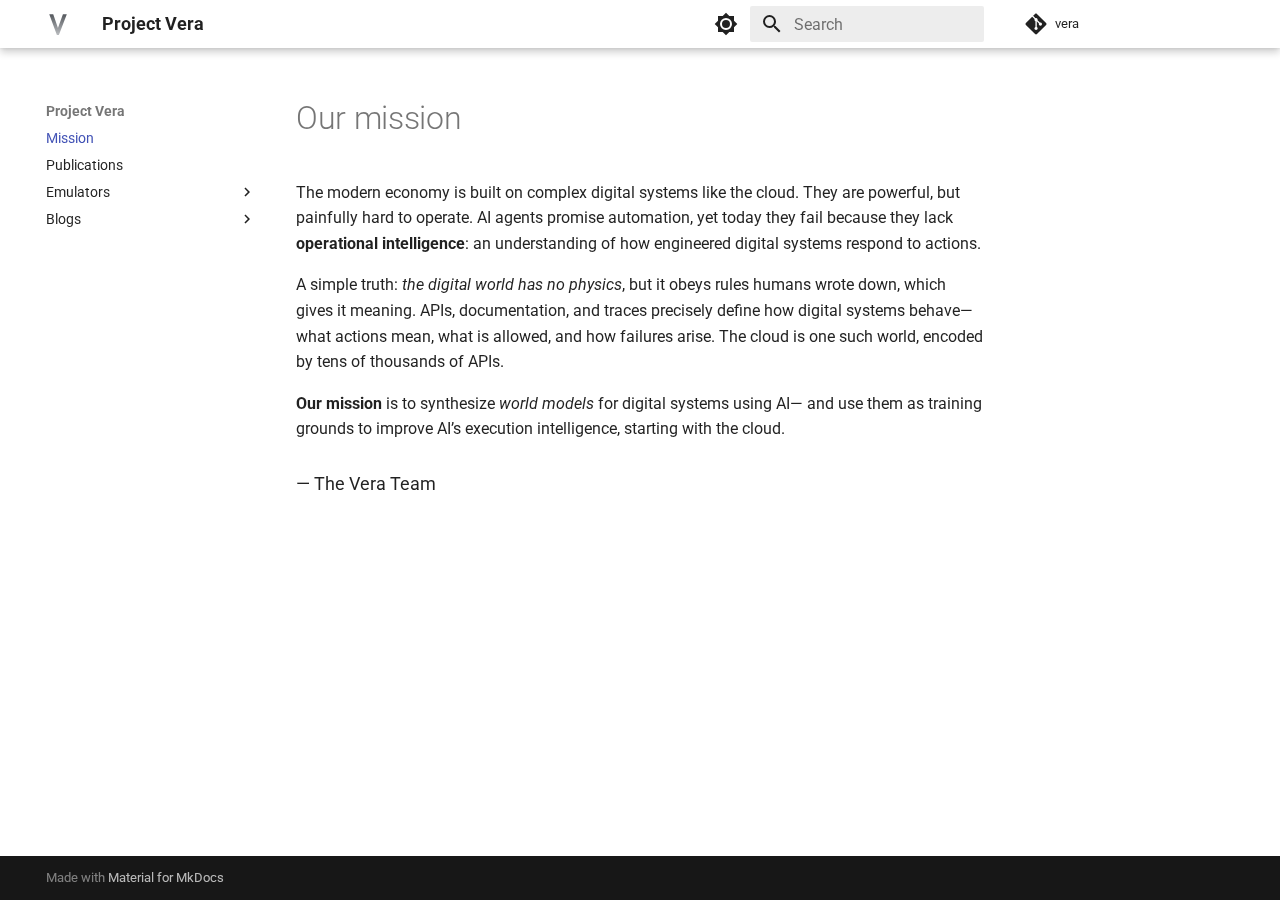
<file: index.html>
<!doctype html>
<html lang="en" class="no-js">
  <head>
    
      <meta charset="utf-8">
      <meta name="viewport" content="width=device-width,initial-scale=1">
      
      
      
      
      
        <link rel="next" href="pubs/pubs/">
      
      
        
      
      
      <link rel="icon" href="assets/images/icon3-3.svg">
      <meta name="generator" content="mkdocs-1.6.1, mkdocs-material-9.7.1">
    
    
      
        <title>Project Vera</title>
      
    
    
      <link rel="stylesheet" href="assets/stylesheets/main.484c7ddc.min.css">
      
        
        <link rel="stylesheet" href="assets/stylesheets/palette.ab4e12ef.min.css">
      
      


    
    
      
    
    
      
        
        
        <link rel="preconnect" href="https://fonts.gstatic.com" crossorigin>
        <link rel="stylesheet" href="https://fonts.googleapis.com/css?family=Roboto:300,300i,400,400i,700,700i%7CRoboto+Mono:400,400i,700,700i&display=fallback">
        <style>:root{--md-text-font:"Roboto";--md-code-font:"Roboto Mono"}</style>
      
    
    
    <script>__md_scope=new URL(".",location),__md_hash=e=>[...e].reduce(((e,_)=>(e<<5)-e+_.charCodeAt(0)),0),__md_get=(e,_=localStorage,t=__md_scope)=>JSON.parse(_.getItem(t.pathname+"."+e)),__md_set=(e,_,t=localStorage,a=__md_scope)=>{try{t.setItem(a.pathname+"."+e,JSON.stringify(_))}catch(e){}}</script>
    
      

    
    
  </head>
  
  
    
    
      
    
    
    
    
    <body dir="ltr" data-md-color-scheme="default" data-md-color-primary="white" data-md-color-accent="black">
  
    
    <input class="md-toggle" data-md-toggle="drawer" type="checkbox" id="__drawer" autocomplete="off">
    <input class="md-toggle" data-md-toggle="search" type="checkbox" id="__search" autocomplete="off">
    <label class="md-overlay" for="__drawer"></label>
    <div data-md-component="skip">
      
        
        <a href="#our-mission" class="md-skip">
          Skip to content
        </a>
      
    </div>
    <div data-md-component="announce">
      
    </div>
    
    
      

  

<header class="md-header md-header--shadow" data-md-component="header">
  <nav class="md-header__inner md-grid" aria-label="Header">
    <a href="." title="Project Vera" class="md-header__button md-logo" aria-label="Project Vera" data-md-component="logo">
      
  <img src="assets/images/icon3-3.svg" alt="logo">

    </a>
    <label class="md-header__button md-icon" for="__drawer">
      
      <svg xmlns="http://www.w3.org/2000/svg" viewBox="0 0 24 24"><path d="M3 6h18v2H3zm0 5h18v2H3zm0 5h18v2H3z"/></svg>
    </label>
    <div class="md-header__title" data-md-component="header-title">
      <div class="md-header__ellipsis">
        <div class="md-header__topic">
          <span class="md-ellipsis">
            Project Vera
          </span>
        </div>
        <div class="md-header__topic" data-md-component="header-topic">
          <span class="md-ellipsis">
            
              Mission
            
          </span>
        </div>
      </div>
    </div>
    
      
        <form class="md-header__option" data-md-component="palette">
  
    
    
    
    <input class="md-option" data-md-color-media="" data-md-color-scheme="default" data-md-color-primary="white" data-md-color-accent="black"  aria-label="Switch to dark mode"  type="radio" name="__palette" id="__palette_0">
    
      <label class="md-header__button md-icon" title="Switch to dark mode" for="__palette_1" hidden>
        <svg xmlns="http://www.w3.org/2000/svg" viewBox="0 0 24 24"><path d="M12 8a4 4 0 0 0-4 4 4 4 0 0 0 4 4 4 4 0 0 0 4-4 4 4 0 0 0-4-4m0 10a6 6 0 0 1-6-6 6 6 0 0 1 6-6 6 6 0 0 1 6 6 6 6 0 0 1-6 6m8-9.31V4h-4.69L12 .69 8.69 4H4v4.69L.69 12 4 15.31V20h4.69L12 23.31 15.31 20H20v-4.69L23.31 12z"/></svg>
      </label>
    
  
    
    
    
    <input class="md-option" data-md-color-media="" data-md-color-scheme="slate" data-md-color-primary="black" data-md-color-accent="white"  aria-label="Switch to light mode"  type="radio" name="__palette" id="__palette_1">
    
      <label class="md-header__button md-icon" title="Switch to light mode" for="__palette_0" hidden>
        <svg xmlns="http://www.w3.org/2000/svg" viewBox="0 0 24 24"><path d="M12 18c-.89 0-1.74-.2-2.5-.55C11.56 16.5 13 14.42 13 12s-1.44-4.5-3.5-5.45C10.26 6.2 11.11 6 12 6a6 6 0 0 1 6 6 6 6 0 0 1-6 6m8-9.31V4h-4.69L12 .69 8.69 4H4v4.69L.69 12 4 15.31V20h4.69L12 23.31 15.31 20H20v-4.69L23.31 12z"/></svg>
      </label>
    
  
</form>
      
    
    
      <script>var palette=__md_get("__palette");if(palette&&palette.color){if("(prefers-color-scheme)"===palette.color.media){var media=matchMedia("(prefers-color-scheme: light)"),input=document.querySelector(media.matches?"[data-md-color-media='(prefers-color-scheme: light)']":"[data-md-color-media='(prefers-color-scheme: dark)']");palette.color.media=input.getAttribute("data-md-color-media"),palette.color.scheme=input.getAttribute("data-md-color-scheme"),palette.color.primary=input.getAttribute("data-md-color-primary"),palette.color.accent=input.getAttribute("data-md-color-accent")}for(var[key,value]of Object.entries(palette.color))document.body.setAttribute("data-md-color-"+key,value)}</script>
    
    
    
      
      
        <label class="md-header__button md-icon" for="__search">
          
          <svg xmlns="http://www.w3.org/2000/svg" viewBox="0 0 24 24"><path d="M9.5 3A6.5 6.5 0 0 1 16 9.5c0 1.61-.59 3.09-1.56 4.23l.27.27h.79l5 5-1.5 1.5-5-5v-.79l-.27-.27A6.52 6.52 0 0 1 9.5 16 6.5 6.5 0 0 1 3 9.5 6.5 6.5 0 0 1 9.5 3m0 2C7 5 5 7 5 9.5S7 14 9.5 14 14 12 14 9.5 12 5 9.5 5"/></svg>
        </label>
        <div class="md-search" data-md-component="search" role="dialog">
  <label class="md-search__overlay" for="__search"></label>
  <div class="md-search__inner" role="search">
    <form class="md-search__form" name="search">
      <input type="text" class="md-search__input" name="query" aria-label="Search" placeholder="Search" autocapitalize="off" autocorrect="off" autocomplete="off" spellcheck="false" data-md-component="search-query" required>
      <label class="md-search__icon md-icon" for="__search">
        
        <svg xmlns="http://www.w3.org/2000/svg" viewBox="0 0 24 24"><path d="M9.5 3A6.5 6.5 0 0 1 16 9.5c0 1.61-.59 3.09-1.56 4.23l.27.27h.79l5 5-1.5 1.5-5-5v-.79l-.27-.27A6.52 6.52 0 0 1 9.5 16 6.5 6.5 0 0 1 3 9.5 6.5 6.5 0 0 1 9.5 3m0 2C7 5 5 7 5 9.5S7 14 9.5 14 14 12 14 9.5 12 5 9.5 5"/></svg>
        
        <svg xmlns="http://www.w3.org/2000/svg" viewBox="0 0 24 24"><path d="M20 11v2H8l5.5 5.5-1.42 1.42L4.16 12l7.92-7.92L13.5 5.5 8 11z"/></svg>
      </label>
      <nav class="md-search__options" aria-label="Search">
        
        <button type="reset" class="md-search__icon md-icon" title="Clear" aria-label="Clear" tabindex="-1">
          
          <svg xmlns="http://www.w3.org/2000/svg" viewBox="0 0 24 24"><path d="M19 6.41 17.59 5 12 10.59 6.41 5 5 6.41 10.59 12 5 17.59 6.41 19 12 13.41 17.59 19 19 17.59 13.41 12z"/></svg>
        </button>
      </nav>
      
    </form>
    <div class="md-search__output">
      <div class="md-search__scrollwrap" tabindex="0" data-md-scrollfix>
        <div class="md-search-result" data-md-component="search-result">
          <div class="md-search-result__meta">
            Initializing search
          </div>
          <ol class="md-search-result__list" role="presentation"></ol>
        </div>
      </div>
    </div>
  </div>
</div>
      
    
    
      <div class="md-header__source">
        <a href="https://github.com/project-vera/vera" title="Go to repository" class="md-source" data-md-component="source">
  <div class="md-source__icon md-icon">
    
    <svg xmlns="http://www.w3.org/2000/svg" viewBox="0 0 448 512"><!--! Font Awesome Free 7.1.0 by @fontawesome - https://fontawesome.com License - https://fontawesome.com/license/free (Icons: CC BY 4.0, Fonts: SIL OFL 1.1, Code: MIT License) Copyright 2025 Fonticons, Inc.--><path d="M439.6 236.1 244 40.5c-5.4-5.5-12.8-8.5-20.4-8.5s-15 3-20.4 8.4L162.5 81l51.5 51.5c27.1-9.1 52.7 16.8 43.4 43.7l49.7 49.7c34.2-11.8 61.2 31 35.5 56.7-26.5 26.5-70.2-2.9-56-37.3L240.3 199v121.9c25.3 12.5 22.3 41.8 9.1 55-6.4 6.4-15.2 10.1-24.3 10.1s-17.8-3.6-24.3-10.1c-17.6-17.6-11.1-46.9 11.2-56v-123c-20.8-8.5-24.6-30.7-18.6-45L142.6 101 8.5 235.1C3 240.6 0 247.9 0 255.5s3 15 8.5 20.4l195.6 195.7c5.4 5.4 12.7 8.4 20.4 8.4s15-3 20.4-8.4l194.7-194.7c5.4-5.4 8.4-12.8 8.4-20.4s-3-15-8.4-20.4"/></svg>
  </div>
  <div class="md-source__repository">
    vera
  </div>
</a>
      </div>
    
  </nav>
  
</header>
    
    <div class="md-container" data-md-component="container">
      
      
        
          
        
      
      <main class="md-main" data-md-component="main">
        <div class="md-main__inner md-grid">
          
            
              
              <div class="md-sidebar md-sidebar--primary" data-md-component="sidebar" data-md-type="navigation" >
                <div class="md-sidebar__scrollwrap">
                  <div class="md-sidebar__inner">
                    



<nav class="md-nav md-nav--primary" aria-label="Navigation" data-md-level="0">
  <label class="md-nav__title" for="__drawer">
    <a href="." title="Project Vera" class="md-nav__button md-logo" aria-label="Project Vera" data-md-component="logo">
      
  <img src="assets/images/icon3-3.svg" alt="logo">

    </a>
    Project Vera
  </label>
  
    <div class="md-nav__source">
      <a href="https://github.com/project-vera/vera" title="Go to repository" class="md-source" data-md-component="source">
  <div class="md-source__icon md-icon">
    
    <svg xmlns="http://www.w3.org/2000/svg" viewBox="0 0 448 512"><!--! Font Awesome Free 7.1.0 by @fontawesome - https://fontawesome.com License - https://fontawesome.com/license/free (Icons: CC BY 4.0, Fonts: SIL OFL 1.1, Code: MIT License) Copyright 2025 Fonticons, Inc.--><path d="M439.6 236.1 244 40.5c-5.4-5.5-12.8-8.5-20.4-8.5s-15 3-20.4 8.4L162.5 81l51.5 51.5c27.1-9.1 52.7 16.8 43.4 43.7l49.7 49.7c34.2-11.8 61.2 31 35.5 56.7-26.5 26.5-70.2-2.9-56-37.3L240.3 199v121.9c25.3 12.5 22.3 41.8 9.1 55-6.4 6.4-15.2 10.1-24.3 10.1s-17.8-3.6-24.3-10.1c-17.6-17.6-11.1-46.9 11.2-56v-123c-20.8-8.5-24.6-30.7-18.6-45L142.6 101 8.5 235.1C3 240.6 0 247.9 0 255.5s3 15 8.5 20.4l195.6 195.7c5.4 5.4 12.7 8.4 20.4 8.4s15-3 20.4-8.4l194.7-194.7c5.4-5.4 8.4-12.8 8.4-20.4s-3-15-8.4-20.4"/></svg>
  </div>
  <div class="md-source__repository">
    vera
  </div>
</a>
    </div>
  
  <ul class="md-nav__list" data-md-scrollfix>
    
      
      
  
  
    
  
  
  
    <li class="md-nav__item md-nav__item--active">
      
      <input class="md-nav__toggle md-toggle" type="checkbox" id="__toc">
      
      
        
      
      
      <a href="." class="md-nav__link md-nav__link--active">
        
  
  
  <span class="md-ellipsis">
    
  
    Mission
  

    
  </span>
  
  

      </a>
      
    </li>
  

    
      
      
  
  
  
  
    <li class="md-nav__item">
      <a href="pubs/pubs/" class="md-nav__link">
        
  
  
  <span class="md-ellipsis">
    
  
    Publications
  

    
  </span>
  
  

      </a>
    </li>
  

    
      
      
  
  
  
  
    
    
    
    
    
    <li class="md-nav__item md-nav__item--nested">
      
        
        
        <input class="md-nav__toggle md-toggle " type="checkbox" id="__nav_3" >
        
          
          <label class="md-nav__link" for="__nav_3" id="__nav_3_label" tabindex="0">
            
  
  
  <span class="md-ellipsis">
    
  
    Emulators
  

    
  </span>
  
  

            <span class="md-nav__icon md-icon"></span>
          </label>
        
        <nav class="md-nav" data-md-level="1" aria-labelledby="__nav_3_label" aria-expanded="false">
          <label class="md-nav__title" for="__nav_3">
            <span class="md-nav__icon md-icon"></span>
            
  
    Emulators
  

          </label>
          <ul class="md-nav__list" data-md-scrollfix>
            
              
                
  
  
  
  
    <li class="md-nav__item">
      <a href="vera-aws/" class="md-nav__link">
        
  
  
  <span class="md-ellipsis">
    
  
    Amazon EC2 Emulator
  

    
  </span>
  
  

      </a>
    </li>
  

              
            
              
                
  
  
  
  
    <li class="md-nav__item">
      <a href="vera-gcp/" class="md-nav__link">
        
  
  
  <span class="md-ellipsis">
    
  
    Google Compute Engine
  

    
  </span>
  
  

      </a>
    </li>
  

              
            
          </ul>
        </nav>
      
    </li>
  

    
      
      
  
  
  
  
    
    
    
    
    
    <li class="md-nav__item md-nav__item--nested">
      
        
        
        <input class="md-nav__toggle md-toggle " type="checkbox" id="__nav_4" >
        
          
          <label class="md-nav__link" for="__nav_4" id="__nav_4_label" tabindex="0">
            
  
  
  <span class="md-ellipsis">
    
  
    Blogs
  

    
  </span>
  
  

            <span class="md-nav__icon md-icon"></span>
          </label>
        
        <nav class="md-nav" data-md-level="1" aria-labelledby="__nav_4_label" aria-expanded="false">
          <label class="md-nav__title" for="__nav_4">
            <span class="md-nav__icon md-icon"></span>
            
  
    Blogs
  

          </label>
          <ul class="md-nav__list" data-md-scrollfix>
            
              
                
  
  
  
  
    <li class="md-nav__item">
      <a href="blogs/cloudemu/cloudemu/" class="md-nav__link">
        
  
  
  <span class="md-ellipsis">
    
  
    [02-06-2026] No More Manual Mocks.
  

    
  </span>
  
  

      </a>
    </li>
  

              
            
              
                
  
  
  
  
    <li class="md-nav__item">
      <a href="blogs/cloudagent/cloudagent/" class="md-nav__link">
        
  
  
  <span class="md-ellipsis">
    
  
    [02-06-2026] The quest for AI Agents as DevOps.
  

    
  </span>
  
  

      </a>
    </li>
  

              
            
          </ul>
        </nav>
      
    </li>
  

    
  </ul>
</nav>
                  </div>
                </div>
              </div>
            
            
              
              <div class="md-sidebar md-sidebar--secondary" data-md-component="sidebar" data-md-type="toc" >
                <div class="md-sidebar__scrollwrap">
                  <div class="md-sidebar__inner">
                    

<nav class="md-nav md-nav--secondary" aria-label="Table of contents">
  
  
  
    
  
  
</nav>
                  </div>
                </div>
              </div>
            
          
          
            <div class="md-content" data-md-component="content">
              
              <article class="md-content__inner md-typeset">
                
                  


  
  


<h1 id="our-mission">Our mission</h1>
<div style="margin: 2rem 0; line-height: 1.6;">

  <p>
    The modern economy is built on complex digital systems like the cloud.
    They are powerful, but painfully hard to operate.
    AI agents promise automation, yet today they fail because they lack
    <strong>operational intelligence</strong>:
    an understanding of how engineered digital systems respond to actions.
  </p>

  <p>
    A simple truth:
    <em>the digital world has no physics</em>,
    but it obeys rules humans wrote down, which gives it meaning.
    APIs, documentation, and traces precisely define how digital systems behave—
    what actions mean, what is allowed, and how failures arise.
    The cloud is one such world, encoded by tens of thousands of APIs.
  </p>

  <p>
    <strong>Our mission</strong> is to synthesize <em>world models</em> for digital systems using AI—
    and use them as training grounds to improve AI’s execution intelligence,
    starting with the cloud.
  </p>

  <p style="margin-top: 1.4rem; font-size: 0.9rem;">
    — The Vera Team
  </p>

</div>












                
              </article>
            </div>
          
          
<script>var target=document.getElementById(location.hash.slice(1));target&&target.name&&(target.checked=target.name.startsWith("__tabbed_"))</script>
        </div>
        
      </main>
      
        <footer class="md-footer">
  
  <div class="md-footer-meta md-typeset">
    <div class="md-footer-meta__inner md-grid">
      <div class="md-copyright">
  
  
    Made with
    <a href="https://squidfunk.github.io/mkdocs-material/" target="_blank" rel="noopener">
      Material for MkDocs
    </a>
  
</div>
      
    </div>
  </div>
</footer>
      
    </div>
    <div class="md-dialog" data-md-component="dialog">
      <div class="md-dialog__inner md-typeset"></div>
    </div>
    
    
    
      
      
      <script id="__config" type="application/json">{"annotate": null, "base": ".", "features": [], "search": "assets/javascripts/workers/search.2c215733.min.js", "tags": null, "translations": {"clipboard.copied": "Copied to clipboard", "clipboard.copy": "Copy to clipboard", "search.result.more.one": "1 more on this page", "search.result.more.other": "# more on this page", "search.result.none": "No matching documents", "search.result.one": "1 matching document", "search.result.other": "# matching documents", "search.result.placeholder": "Type to start searching", "search.result.term.missing": "Missing", "select.version": "Select version"}, "version": null}</script>
    
    
      <script src="assets/javascripts/bundle.79ae519e.min.js"></script>
      
    
  </body>
</html>
</file>
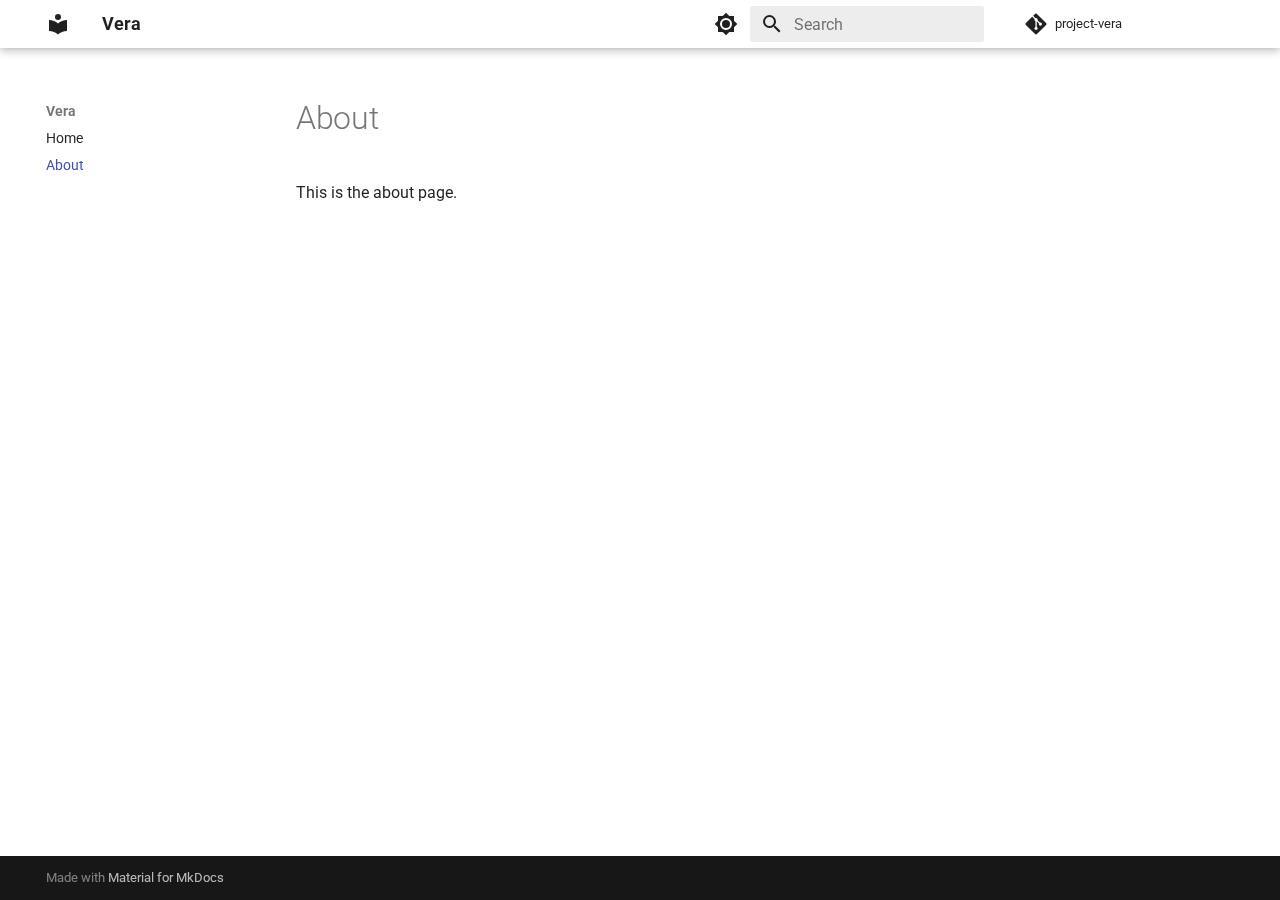
<file: about/index.html>
<!doctype html>
<html lang="en" class="no-js">
  <head>
    
      <meta charset="utf-8">
      <meta name="viewport" content="width=device-width,initial-scale=1">
      
      
      
      
        <link rel="prev" href="..">
      
      
      
        
      
      
      <link rel="icon" href="../assets/images/favicon.png">
      <meta name="generator" content="mkdocs-1.6.1, mkdocs-material-9.7.1">
    
    
      
        <title>About - Vera</title>
      
    
    
      <link rel="stylesheet" href="../assets/stylesheets/main.484c7ddc.min.css">
      
        
        <link rel="stylesheet" href="../assets/stylesheets/palette.ab4e12ef.min.css">
      
      


    
    
      
    
    
      
        
        
        <link rel="preconnect" href="https://fonts.gstatic.com" crossorigin>
        <link rel="stylesheet" href="https://fonts.googleapis.com/css?family=Roboto:300,300i,400,400i,700,700i%7CRoboto+Mono:400,400i,700,700i&display=fallback">
        <style>:root{--md-text-font:"Roboto";--md-code-font:"Roboto Mono"}</style>
      
    
    
    <script>__md_scope=new URL("..",location),__md_hash=e=>[...e].reduce(((e,_)=>(e<<5)-e+_.charCodeAt(0)),0),__md_get=(e,_=localStorage,t=__md_scope)=>JSON.parse(_.getItem(t.pathname+"."+e)),__md_set=(e,_,t=localStorage,a=__md_scope)=>{try{t.setItem(a.pathname+"."+e,JSON.stringify(_))}catch(e){}}</script>
    
      

    
    
  </head>
  
  
    
    
      
    
    
    
    
    <body dir="ltr" data-md-color-scheme="default" data-md-color-primary="white" data-md-color-accent="black">
  
    
    <input class="md-toggle" data-md-toggle="drawer" type="checkbox" id="__drawer" autocomplete="off">
    <input class="md-toggle" data-md-toggle="search" type="checkbox" id="__search" autocomplete="off">
    <label class="md-overlay" for="__drawer"></label>
    <div data-md-component="skip">
      
        
        <a href="#about" class="md-skip">
          Skip to content
        </a>
      
    </div>
    <div data-md-component="announce">
      
    </div>
    
    
      

  

<header class="md-header md-header--shadow" data-md-component="header">
  <nav class="md-header__inner md-grid" aria-label="Header">
    <a href=".." title="Vera" class="md-header__button md-logo" aria-label="Vera" data-md-component="logo">
      
  
  <svg xmlns="http://www.w3.org/2000/svg" viewBox="0 0 24 24"><path d="M12 8a3 3 0 0 0 3-3 3 3 0 0 0-3-3 3 3 0 0 0-3 3 3 3 0 0 0 3 3m0 3.54C9.64 9.35 6.5 8 3 8v11c3.5 0 6.64 1.35 9 3.54 2.36-2.19 5.5-3.54 9-3.54V8c-3.5 0-6.64 1.35-9 3.54"/></svg>

    </a>
    <label class="md-header__button md-icon" for="__drawer">
      
      <svg xmlns="http://www.w3.org/2000/svg" viewBox="0 0 24 24"><path d="M3 6h18v2H3zm0 5h18v2H3zm0 5h18v2H3z"/></svg>
    </label>
    <div class="md-header__title" data-md-component="header-title">
      <div class="md-header__ellipsis">
        <div class="md-header__topic">
          <span class="md-ellipsis">
            Vera
          </span>
        </div>
        <div class="md-header__topic" data-md-component="header-topic">
          <span class="md-ellipsis">
            
              About
            
          </span>
        </div>
      </div>
    </div>
    
      
        <form class="md-header__option" data-md-component="palette">
  
    
    
    
    <input class="md-option" data-md-color-media="" data-md-color-scheme="default" data-md-color-primary="white" data-md-color-accent="black"  aria-label="Switch to dark mode"  type="radio" name="__palette" id="__palette_0">
    
      <label class="md-header__button md-icon" title="Switch to dark mode" for="__palette_1" hidden>
        <svg xmlns="http://www.w3.org/2000/svg" viewBox="0 0 24 24"><path d="M12 8a4 4 0 0 0-4 4 4 4 0 0 0 4 4 4 4 0 0 0 4-4 4 4 0 0 0-4-4m0 10a6 6 0 0 1-6-6 6 6 0 0 1 6-6 6 6 0 0 1 6 6 6 6 0 0 1-6 6m8-9.31V4h-4.69L12 .69 8.69 4H4v4.69L.69 12 4 15.31V20h4.69L12 23.31 15.31 20H20v-4.69L23.31 12z"/></svg>
      </label>
    
  
    
    
    
    <input class="md-option" data-md-color-media="" data-md-color-scheme="slate" data-md-color-primary="black" data-md-color-accent="white"  aria-label="Switch to light mode"  type="radio" name="__palette" id="__palette_1">
    
      <label class="md-header__button md-icon" title="Switch to light mode" for="__palette_0" hidden>
        <svg xmlns="http://www.w3.org/2000/svg" viewBox="0 0 24 24"><path d="M12 18c-.89 0-1.74-.2-2.5-.55C11.56 16.5 13 14.42 13 12s-1.44-4.5-3.5-5.45C10.26 6.2 11.11 6 12 6a6 6 0 0 1 6 6 6 6 0 0 1-6 6m8-9.31V4h-4.69L12 .69 8.69 4H4v4.69L.69 12 4 15.31V20h4.69L12 23.31 15.31 20H20v-4.69L23.31 12z"/></svg>
      </label>
    
  
</form>
      
    
    
      <script>var palette=__md_get("__palette");if(palette&&palette.color){if("(prefers-color-scheme)"===palette.color.media){var media=matchMedia("(prefers-color-scheme: light)"),input=document.querySelector(media.matches?"[data-md-color-media='(prefers-color-scheme: light)']":"[data-md-color-media='(prefers-color-scheme: dark)']");palette.color.media=input.getAttribute("data-md-color-media"),palette.color.scheme=input.getAttribute("data-md-color-scheme"),palette.color.primary=input.getAttribute("data-md-color-primary"),palette.color.accent=input.getAttribute("data-md-color-accent")}for(var[key,value]of Object.entries(palette.color))document.body.setAttribute("data-md-color-"+key,value)}</script>
    
    
    
      
      
        <label class="md-header__button md-icon" for="__search">
          
          <svg xmlns="http://www.w3.org/2000/svg" viewBox="0 0 24 24"><path d="M9.5 3A6.5 6.5 0 0 1 16 9.5c0 1.61-.59 3.09-1.56 4.23l.27.27h.79l5 5-1.5 1.5-5-5v-.79l-.27-.27A6.52 6.52 0 0 1 9.5 16 6.5 6.5 0 0 1 3 9.5 6.5 6.5 0 0 1 9.5 3m0 2C7 5 5 7 5 9.5S7 14 9.5 14 14 12 14 9.5 12 5 9.5 5"/></svg>
        </label>
        <div class="md-search" data-md-component="search" role="dialog">
  <label class="md-search__overlay" for="__search"></label>
  <div class="md-search__inner" role="search">
    <form class="md-search__form" name="search">
      <input type="text" class="md-search__input" name="query" aria-label="Search" placeholder="Search" autocapitalize="off" autocorrect="off" autocomplete="off" spellcheck="false" data-md-component="search-query" required>
      <label class="md-search__icon md-icon" for="__search">
        
        <svg xmlns="http://www.w3.org/2000/svg" viewBox="0 0 24 24"><path d="M9.5 3A6.5 6.5 0 0 1 16 9.5c0 1.61-.59 3.09-1.56 4.23l.27.27h.79l5 5-1.5 1.5-5-5v-.79l-.27-.27A6.52 6.52 0 0 1 9.5 16 6.5 6.5 0 0 1 3 9.5 6.5 6.5 0 0 1 9.5 3m0 2C7 5 5 7 5 9.5S7 14 9.5 14 14 12 14 9.5 12 5 9.5 5"/></svg>
        
        <svg xmlns="http://www.w3.org/2000/svg" viewBox="0 0 24 24"><path d="M20 11v2H8l5.5 5.5-1.42 1.42L4.16 12l7.92-7.92L13.5 5.5 8 11z"/></svg>
      </label>
      <nav class="md-search__options" aria-label="Search">
        
        <button type="reset" class="md-search__icon md-icon" title="Clear" aria-label="Clear" tabindex="-1">
          
          <svg xmlns="http://www.w3.org/2000/svg" viewBox="0 0 24 24"><path d="M19 6.41 17.59 5 12 10.59 6.41 5 5 6.41 10.59 12 5 17.59 6.41 19 12 13.41 17.59 19 19 17.59 13.41 12z"/></svg>
        </button>
      </nav>
      
    </form>
    <div class="md-search__output">
      <div class="md-search__scrollwrap" tabindex="0" data-md-scrollfix>
        <div class="md-search-result" data-md-component="search-result">
          <div class="md-search-result__meta">
            Initializing search
          </div>
          <ol class="md-search-result__list" role="presentation"></ol>
        </div>
      </div>
    </div>
  </div>
</div>
      
    
    
      <div class="md-header__source">
        <a href="https://github.com/project-vera" title="Go to repository" class="md-source" data-md-component="source">
  <div class="md-source__icon md-icon">
    
    <svg xmlns="http://www.w3.org/2000/svg" viewBox="0 0 448 512"><!--! Font Awesome Free 7.1.0 by @fontawesome - https://fontawesome.com License - https://fontawesome.com/license/free (Icons: CC BY 4.0, Fonts: SIL OFL 1.1, Code: MIT License) Copyright 2025 Fonticons, Inc.--><path d="M439.6 236.1 244 40.5c-5.4-5.5-12.8-8.5-20.4-8.5s-15 3-20.4 8.4L162.5 81l51.5 51.5c27.1-9.1 52.7 16.8 43.4 43.7l49.7 49.7c34.2-11.8 61.2 31 35.5 56.7-26.5 26.5-70.2-2.9-56-37.3L240.3 199v121.9c25.3 12.5 22.3 41.8 9.1 55-6.4 6.4-15.2 10.1-24.3 10.1s-17.8-3.6-24.3-10.1c-17.6-17.6-11.1-46.9 11.2-56v-123c-20.8-8.5-24.6-30.7-18.6-45L142.6 101 8.5 235.1C3 240.6 0 247.9 0 255.5s3 15 8.5 20.4l195.6 195.7c5.4 5.4 12.7 8.4 20.4 8.4s15-3 20.4-8.4l194.7-194.7c5.4-5.4 8.4-12.8 8.4-20.4s-3-15-8.4-20.4"/></svg>
  </div>
  <div class="md-source__repository">
    project-vera
  </div>
</a>
      </div>
    
  </nav>
  
</header>
    
    <div class="md-container" data-md-component="container">
      
      
        
          
        
      
      <main class="md-main" data-md-component="main">
        <div class="md-main__inner md-grid">
          
            
              
              <div class="md-sidebar md-sidebar--primary" data-md-component="sidebar" data-md-type="navigation" >
                <div class="md-sidebar__scrollwrap">
                  <div class="md-sidebar__inner">
                    



<nav class="md-nav md-nav--primary" aria-label="Navigation" data-md-level="0">
  <label class="md-nav__title" for="__drawer">
    <a href=".." title="Vera" class="md-nav__button md-logo" aria-label="Vera" data-md-component="logo">
      
  
  <svg xmlns="http://www.w3.org/2000/svg" viewBox="0 0 24 24"><path d="M12 8a3 3 0 0 0 3-3 3 3 0 0 0-3-3 3 3 0 0 0-3 3 3 3 0 0 0 3 3m0 3.54C9.64 9.35 6.5 8 3 8v11c3.5 0 6.64 1.35 9 3.54 2.36-2.19 5.5-3.54 9-3.54V8c-3.5 0-6.64 1.35-9 3.54"/></svg>

    </a>
    Vera
  </label>
  
    <div class="md-nav__source">
      <a href="https://github.com/project-vera" title="Go to repository" class="md-source" data-md-component="source">
  <div class="md-source__icon md-icon">
    
    <svg xmlns="http://www.w3.org/2000/svg" viewBox="0 0 448 512"><!--! Font Awesome Free 7.1.0 by @fontawesome - https://fontawesome.com License - https://fontawesome.com/license/free (Icons: CC BY 4.0, Fonts: SIL OFL 1.1, Code: MIT License) Copyright 2025 Fonticons, Inc.--><path d="M439.6 236.1 244 40.5c-5.4-5.5-12.8-8.5-20.4-8.5s-15 3-20.4 8.4L162.5 81l51.5 51.5c27.1-9.1 52.7 16.8 43.4 43.7l49.7 49.7c34.2-11.8 61.2 31 35.5 56.7-26.5 26.5-70.2-2.9-56-37.3L240.3 199v121.9c25.3 12.5 22.3 41.8 9.1 55-6.4 6.4-15.2 10.1-24.3 10.1s-17.8-3.6-24.3-10.1c-17.6-17.6-11.1-46.9 11.2-56v-123c-20.8-8.5-24.6-30.7-18.6-45L142.6 101 8.5 235.1C3 240.6 0 247.9 0 255.5s3 15 8.5 20.4l195.6 195.7c5.4 5.4 12.7 8.4 20.4 8.4s15-3 20.4-8.4l194.7-194.7c5.4-5.4 8.4-12.8 8.4-20.4s-3-15-8.4-20.4"/></svg>
  </div>
  <div class="md-source__repository">
    project-vera
  </div>
</a>
    </div>
  
  <ul class="md-nav__list" data-md-scrollfix>
    
      
      
  
  
  
  
    <li class="md-nav__item">
      <a href=".." class="md-nav__link">
        
  
  
  <span class="md-ellipsis">
    
  
    Home
  

    
  </span>
  
  

      </a>
    </li>
  

    
      
      
  
  
    
  
  
  
    <li class="md-nav__item md-nav__item--active">
      
      <input class="md-nav__toggle md-toggle" type="checkbox" id="__toc">
      
      
        
      
      
      <a href="./" class="md-nav__link md-nav__link--active">
        
  
  
  <span class="md-ellipsis">
    
  
    About
  

    
  </span>
  
  

      </a>
      
    </li>
  

    
  </ul>
</nav>
                  </div>
                </div>
              </div>
            
            
              
              <div class="md-sidebar md-sidebar--secondary" data-md-component="sidebar" data-md-type="toc" >
                <div class="md-sidebar__scrollwrap">
                  <div class="md-sidebar__inner">
                    

<nav class="md-nav md-nav--secondary" aria-label="Table of contents">
  
  
  
    
  
  
</nav>
                  </div>
                </div>
              </div>
            
          
          
            <div class="md-content" data-md-component="content">
              
              <article class="md-content__inner md-typeset">
                
                  


  
  


<h1 id="about">About</h1>
<p>This is the about page.</p>












                
              </article>
            </div>
          
          
<script>var target=document.getElementById(location.hash.slice(1));target&&target.name&&(target.checked=target.name.startsWith("__tabbed_"))</script>
        </div>
        
      </main>
      
        <footer class="md-footer">
  
  <div class="md-footer-meta md-typeset">
    <div class="md-footer-meta__inner md-grid">
      <div class="md-copyright">
  
  
    Made with
    <a href="https://squidfunk.github.io/mkdocs-material/" target="_blank" rel="noopener">
      Material for MkDocs
    </a>
  
</div>
      
    </div>
  </div>
</footer>
      
    </div>
    <div class="md-dialog" data-md-component="dialog">
      <div class="md-dialog__inner md-typeset"></div>
    </div>
    
    
    
      
      
      <script id="__config" type="application/json">{"annotate": null, "base": "..", "features": [], "search": "../assets/javascripts/workers/search.2c215733.min.js", "tags": null, "translations": {"clipboard.copied": "Copied to clipboard", "clipboard.copy": "Copy to clipboard", "search.result.more.one": "1 more on this page", "search.result.more.other": "# more on this page", "search.result.none": "No matching documents", "search.result.one": "1 matching document", "search.result.other": "# matching documents", "search.result.placeholder": "Type to start searching", "search.result.term.missing": "Missing", "select.version": "Select version"}, "version": null}</script>
    
    
      <script src="../assets/javascripts/bundle.79ae519e.min.js"></script>
      
    
  </body>
</html>
</file>
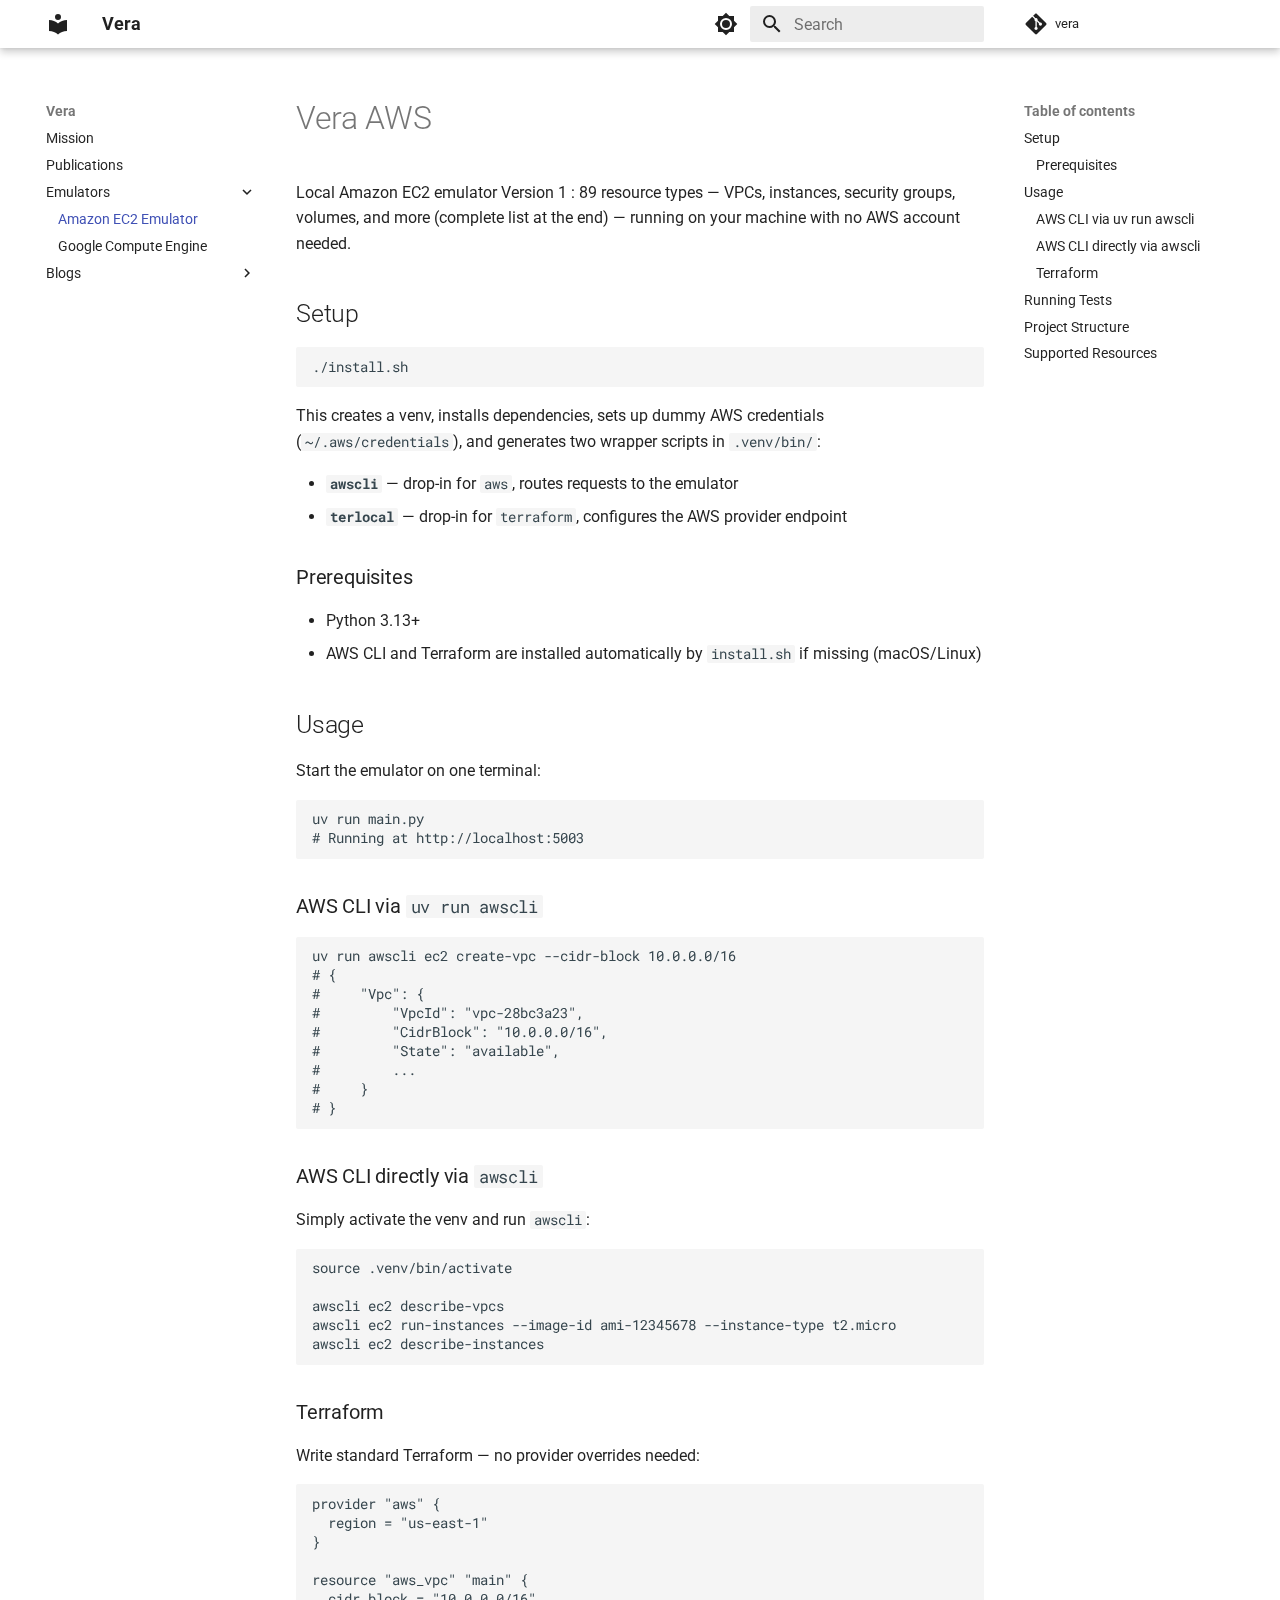
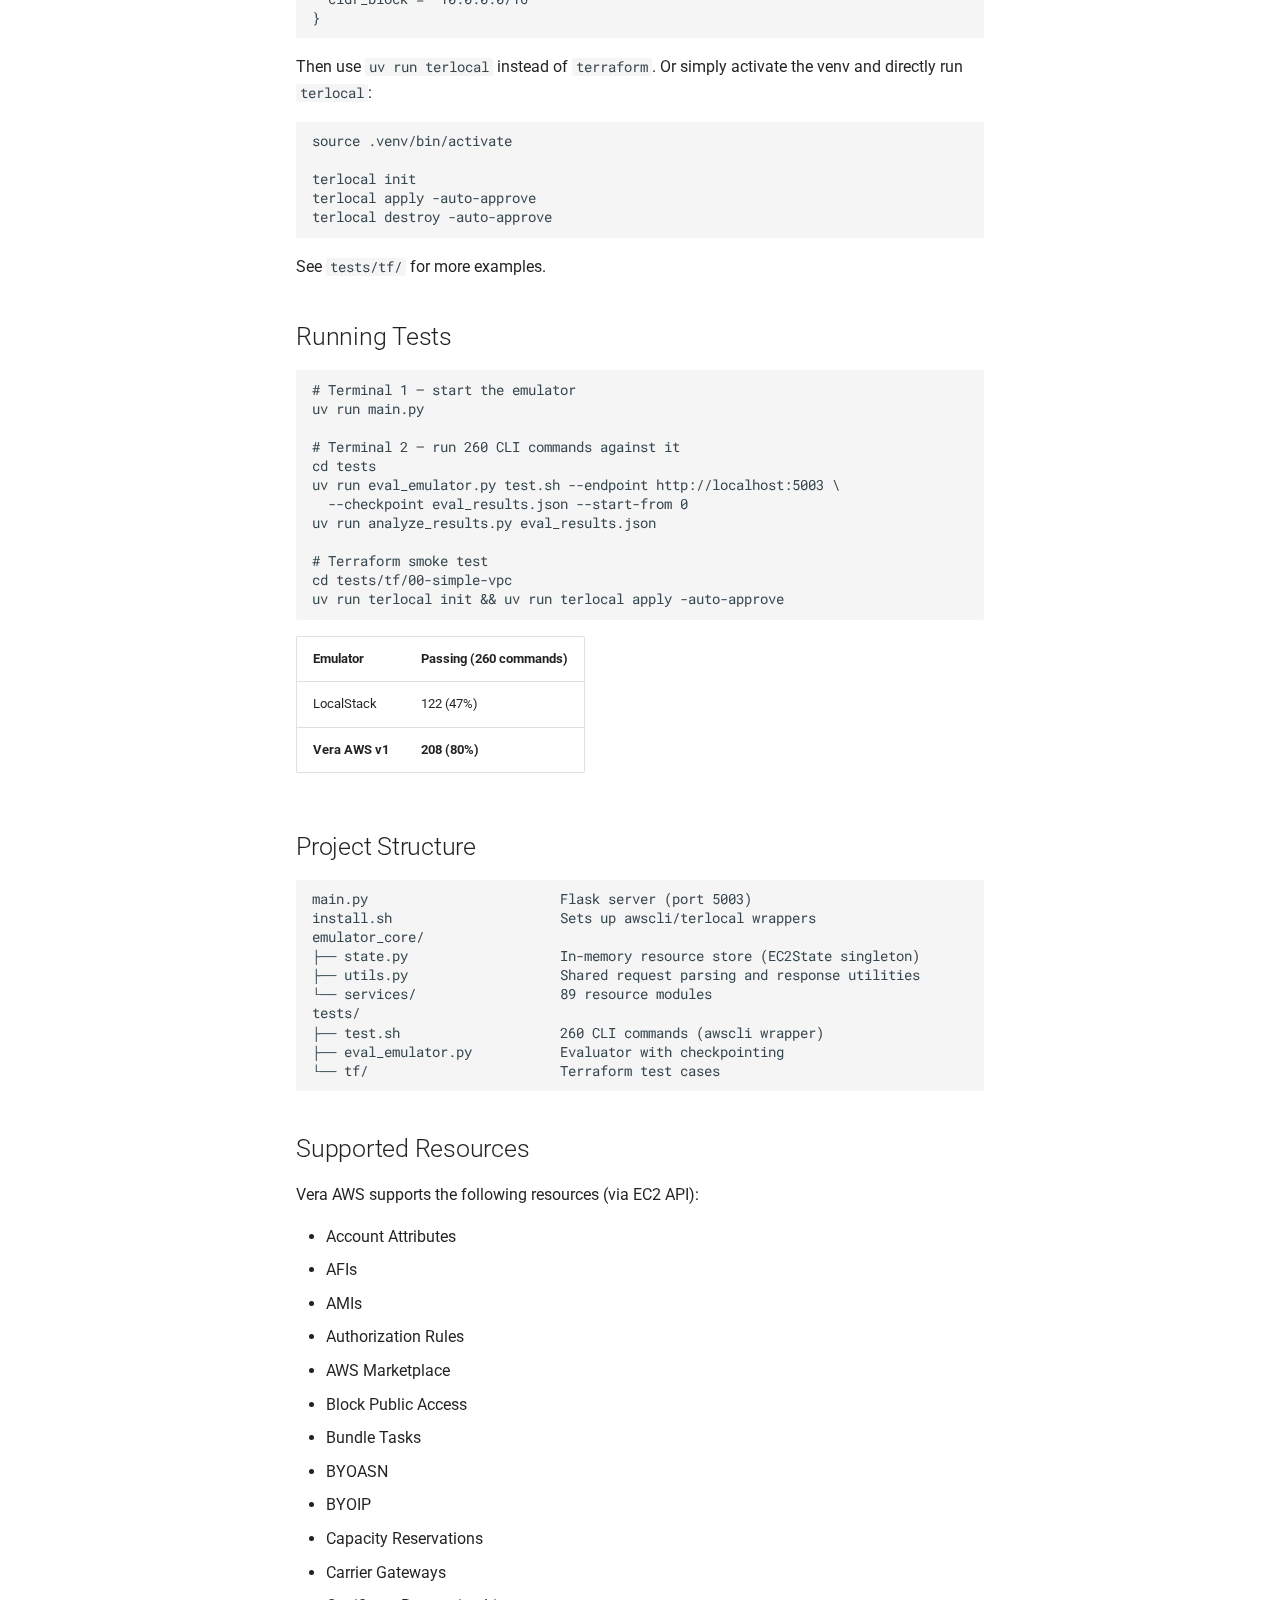
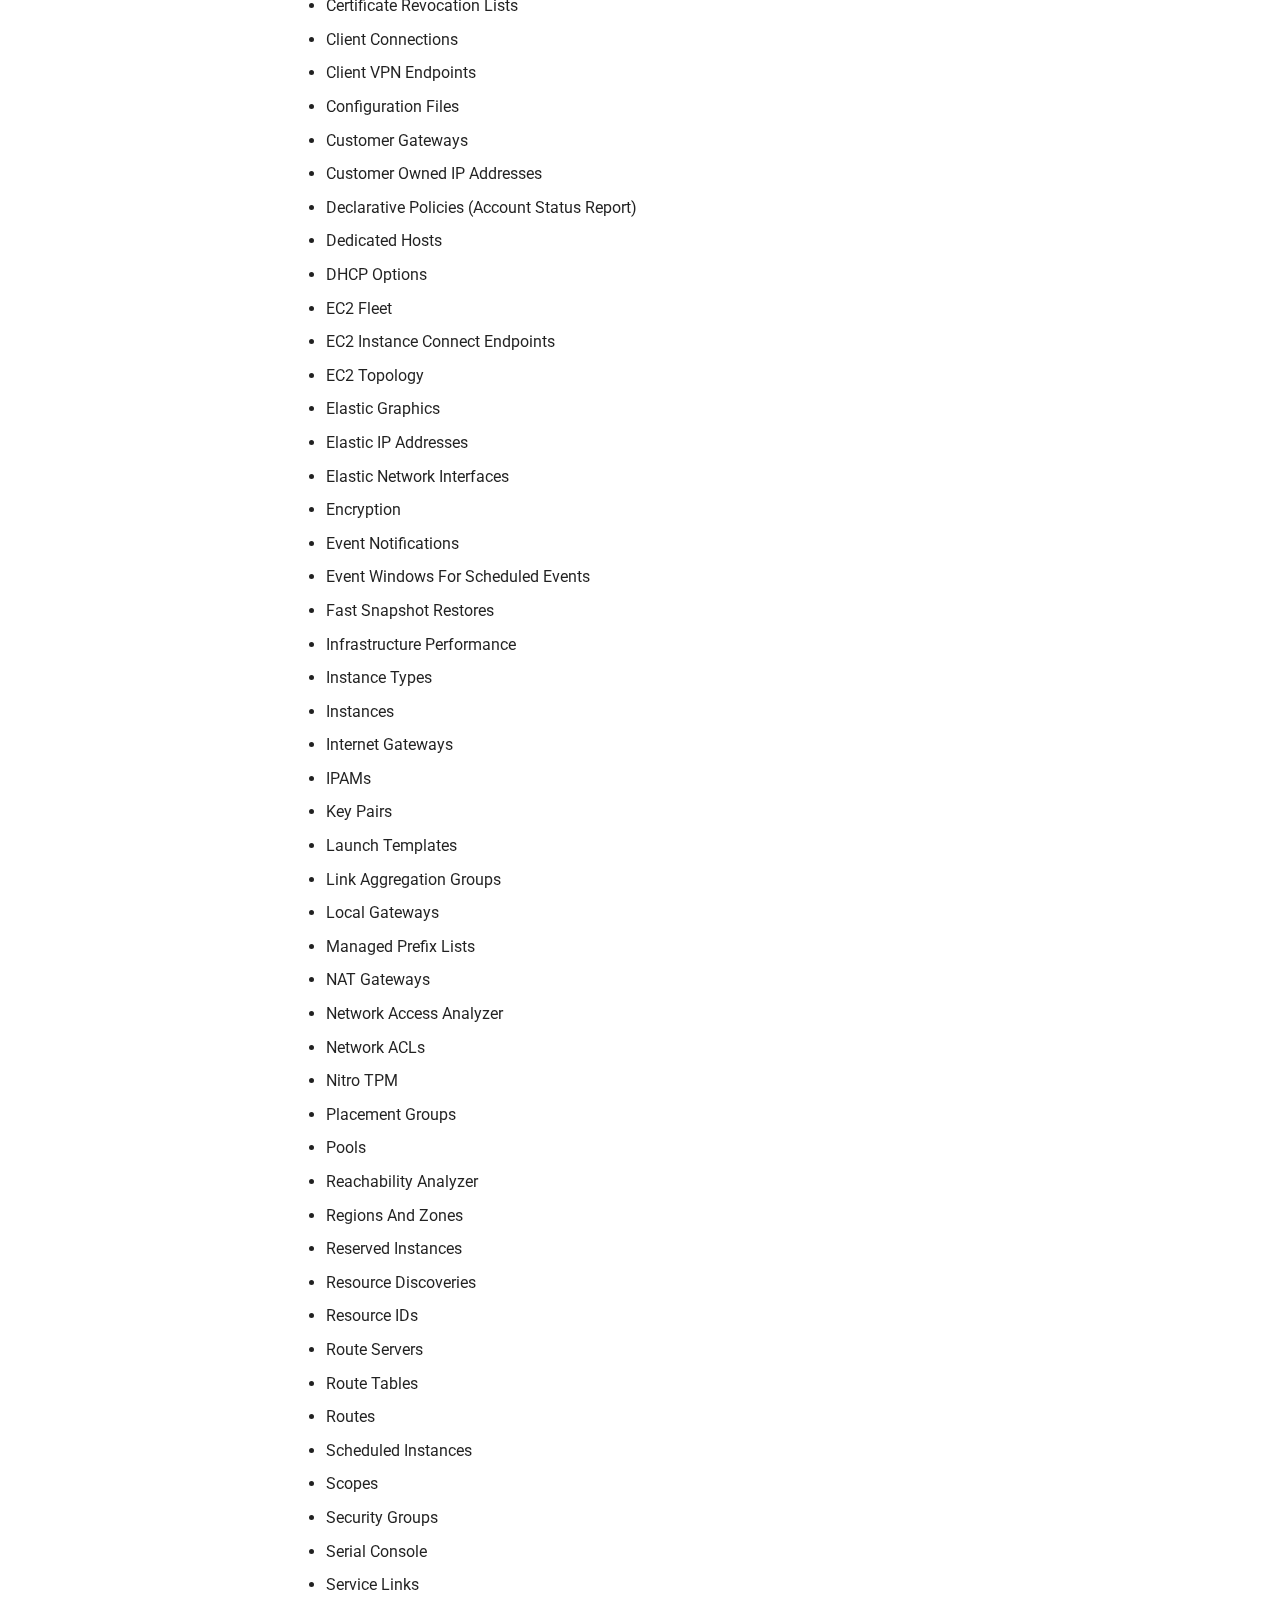
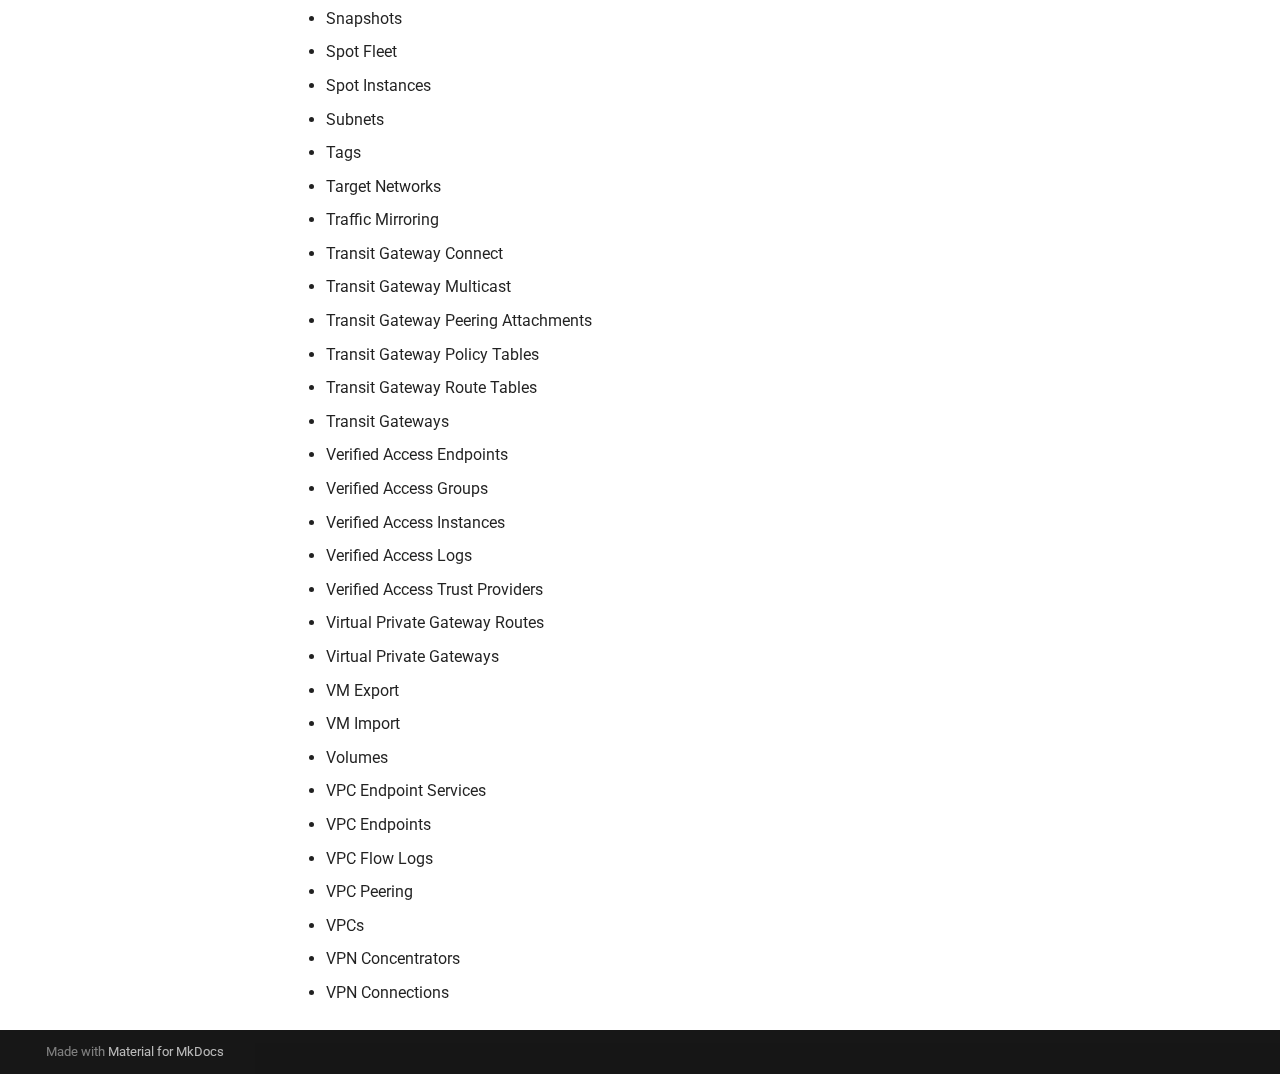
<file: vera-aws/index.html>
<!doctype html>
<html lang="en" class="no-js">
  <head>
    
      <meta charset="utf-8">
      <meta name="viewport" content="width=device-width,initial-scale=1">
      
      
      
      
        <link rel="prev" href="../pubs/pubs/">
      
      
        <link rel="next" href="../vera-gcp/">
      
      
        
      
      
      <link rel="icon" href="../assets/images/favicon.png">
      <meta name="generator" content="mkdocs-1.6.1, mkdocs-material-9.7.1">
    
    
      
        <title>Amazon EC2 Emulator - Vera</title>
      
    
    
      <link rel="stylesheet" href="../assets/stylesheets/main.484c7ddc.min.css">
      
        
        <link rel="stylesheet" href="../assets/stylesheets/palette.ab4e12ef.min.css">
      
      


    
    
      
    
    
      
        
        
        <link rel="preconnect" href="https://fonts.gstatic.com" crossorigin>
        <link rel="stylesheet" href="https://fonts.googleapis.com/css?family=Roboto:300,300i,400,400i,700,700i%7CRoboto+Mono:400,400i,700,700i&display=fallback">
        <style>:root{--md-text-font:"Roboto";--md-code-font:"Roboto Mono"}</style>
      
    
    
    <script>__md_scope=new URL("..",location),__md_hash=e=>[...e].reduce(((e,_)=>(e<<5)-e+_.charCodeAt(0)),0),__md_get=(e,_=localStorage,t=__md_scope)=>JSON.parse(_.getItem(t.pathname+"."+e)),__md_set=(e,_,t=localStorage,a=__md_scope)=>{try{t.setItem(a.pathname+"."+e,JSON.stringify(_))}catch(e){}}</script>
    
      

    
    
  </head>
  
  
    
    
      
    
    
    
    
    <body dir="ltr" data-md-color-scheme="default" data-md-color-primary="white" data-md-color-accent="black">
  
    
    <input class="md-toggle" data-md-toggle="drawer" type="checkbox" id="__drawer" autocomplete="off">
    <input class="md-toggle" data-md-toggle="search" type="checkbox" id="__search" autocomplete="off">
    <label class="md-overlay" for="__drawer"></label>
    <div data-md-component="skip">
      
        
        <a href="#vera-aws" class="md-skip">
          Skip to content
        </a>
      
    </div>
    <div data-md-component="announce">
      
    </div>
    
    
      

  

<header class="md-header md-header--shadow" data-md-component="header">
  <nav class="md-header__inner md-grid" aria-label="Header">
    <a href=".." title="Vera" class="md-header__button md-logo" aria-label="Vera" data-md-component="logo">
      
  
  <svg xmlns="http://www.w3.org/2000/svg" viewBox="0 0 24 24"><path d="M12 8a3 3 0 0 0 3-3 3 3 0 0 0-3-3 3 3 0 0 0-3 3 3 3 0 0 0 3 3m0 3.54C9.64 9.35 6.5 8 3 8v11c3.5 0 6.64 1.35 9 3.54 2.36-2.19 5.5-3.54 9-3.54V8c-3.5 0-6.64 1.35-9 3.54"/></svg>

    </a>
    <label class="md-header__button md-icon" for="__drawer">
      
      <svg xmlns="http://www.w3.org/2000/svg" viewBox="0 0 24 24"><path d="M3 6h18v2H3zm0 5h18v2H3zm0 5h18v2H3z"/></svg>
    </label>
    <div class="md-header__title" data-md-component="header-title">
      <div class="md-header__ellipsis">
        <div class="md-header__topic">
          <span class="md-ellipsis">
            Vera
          </span>
        </div>
        <div class="md-header__topic" data-md-component="header-topic">
          <span class="md-ellipsis">
            
              Amazon EC2 Emulator
            
          </span>
        </div>
      </div>
    </div>
    
      
        <form class="md-header__option" data-md-component="palette">
  
    
    
    
    <input class="md-option" data-md-color-media="" data-md-color-scheme="default" data-md-color-primary="white" data-md-color-accent="black"  aria-label="Switch to dark mode"  type="radio" name="__palette" id="__palette_0">
    
      <label class="md-header__button md-icon" title="Switch to dark mode" for="__palette_1" hidden>
        <svg xmlns="http://www.w3.org/2000/svg" viewBox="0 0 24 24"><path d="M12 8a4 4 0 0 0-4 4 4 4 0 0 0 4 4 4 4 0 0 0 4-4 4 4 0 0 0-4-4m0 10a6 6 0 0 1-6-6 6 6 0 0 1 6-6 6 6 0 0 1 6 6 6 6 0 0 1-6 6m8-9.31V4h-4.69L12 .69 8.69 4H4v4.69L.69 12 4 15.31V20h4.69L12 23.31 15.31 20H20v-4.69L23.31 12z"/></svg>
      </label>
    
  
    
    
    
    <input class="md-option" data-md-color-media="" data-md-color-scheme="slate" data-md-color-primary="black" data-md-color-accent="white"  aria-label="Switch to light mode"  type="radio" name="__palette" id="__palette_1">
    
      <label class="md-header__button md-icon" title="Switch to light mode" for="__palette_0" hidden>
        <svg xmlns="http://www.w3.org/2000/svg" viewBox="0 0 24 24"><path d="M12 18c-.89 0-1.74-.2-2.5-.55C11.56 16.5 13 14.42 13 12s-1.44-4.5-3.5-5.45C10.26 6.2 11.11 6 12 6a6 6 0 0 1 6 6 6 6 0 0 1-6 6m8-9.31V4h-4.69L12 .69 8.69 4H4v4.69L.69 12 4 15.31V20h4.69L12 23.31 15.31 20H20v-4.69L23.31 12z"/></svg>
      </label>
    
  
</form>
      
    
    
      <script>var palette=__md_get("__palette");if(palette&&palette.color){if("(prefers-color-scheme)"===palette.color.media){var media=matchMedia("(prefers-color-scheme: light)"),input=document.querySelector(media.matches?"[data-md-color-media='(prefers-color-scheme: light)']":"[data-md-color-media='(prefers-color-scheme: dark)']");palette.color.media=input.getAttribute("data-md-color-media"),palette.color.scheme=input.getAttribute("data-md-color-scheme"),palette.color.primary=input.getAttribute("data-md-color-primary"),palette.color.accent=input.getAttribute("data-md-color-accent")}for(var[key,value]of Object.entries(palette.color))document.body.setAttribute("data-md-color-"+key,value)}</script>
    
    
    
      
      
        <label class="md-header__button md-icon" for="__search">
          
          <svg xmlns="http://www.w3.org/2000/svg" viewBox="0 0 24 24"><path d="M9.5 3A6.5 6.5 0 0 1 16 9.5c0 1.61-.59 3.09-1.56 4.23l.27.27h.79l5 5-1.5 1.5-5-5v-.79l-.27-.27A6.52 6.52 0 0 1 9.5 16 6.5 6.5 0 0 1 3 9.5 6.5 6.5 0 0 1 9.5 3m0 2C7 5 5 7 5 9.5S7 14 9.5 14 14 12 14 9.5 12 5 9.5 5"/></svg>
        </label>
        <div class="md-search" data-md-component="search" role="dialog">
  <label class="md-search__overlay" for="__search"></label>
  <div class="md-search__inner" role="search">
    <form class="md-search__form" name="search">
      <input type="text" class="md-search__input" name="query" aria-label="Search" placeholder="Search" autocapitalize="off" autocorrect="off" autocomplete="off" spellcheck="false" data-md-component="search-query" required>
      <label class="md-search__icon md-icon" for="__search">
        
        <svg xmlns="http://www.w3.org/2000/svg" viewBox="0 0 24 24"><path d="M9.5 3A6.5 6.5 0 0 1 16 9.5c0 1.61-.59 3.09-1.56 4.23l.27.27h.79l5 5-1.5 1.5-5-5v-.79l-.27-.27A6.52 6.52 0 0 1 9.5 16 6.5 6.5 0 0 1 3 9.5 6.5 6.5 0 0 1 9.5 3m0 2C7 5 5 7 5 9.5S7 14 9.5 14 14 12 14 9.5 12 5 9.5 5"/></svg>
        
        <svg xmlns="http://www.w3.org/2000/svg" viewBox="0 0 24 24"><path d="M20 11v2H8l5.5 5.5-1.42 1.42L4.16 12l7.92-7.92L13.5 5.5 8 11z"/></svg>
      </label>
      <nav class="md-search__options" aria-label="Search">
        
        <button type="reset" class="md-search__icon md-icon" title="Clear" aria-label="Clear" tabindex="-1">
          
          <svg xmlns="http://www.w3.org/2000/svg" viewBox="0 0 24 24"><path d="M19 6.41 17.59 5 12 10.59 6.41 5 5 6.41 10.59 12 5 17.59 6.41 19 12 13.41 17.59 19 19 17.59 13.41 12z"/></svg>
        </button>
      </nav>
      
    </form>
    <div class="md-search__output">
      <div class="md-search__scrollwrap" tabindex="0" data-md-scrollfix>
        <div class="md-search-result" data-md-component="search-result">
          <div class="md-search-result__meta">
            Initializing search
          </div>
          <ol class="md-search-result__list" role="presentation"></ol>
        </div>
      </div>
    </div>
  </div>
</div>
      
    
    
      <div class="md-header__source">
        <a href="https://github.com/project-vera/vera" title="Go to repository" class="md-source" data-md-component="source">
  <div class="md-source__icon md-icon">
    
    <svg xmlns="http://www.w3.org/2000/svg" viewBox="0 0 448 512"><!--! Font Awesome Free 7.1.0 by @fontawesome - https://fontawesome.com License - https://fontawesome.com/license/free (Icons: CC BY 4.0, Fonts: SIL OFL 1.1, Code: MIT License) Copyright 2025 Fonticons, Inc.--><path d="M439.6 236.1 244 40.5c-5.4-5.5-12.8-8.5-20.4-8.5s-15 3-20.4 8.4L162.5 81l51.5 51.5c27.1-9.1 52.7 16.8 43.4 43.7l49.7 49.7c34.2-11.8 61.2 31 35.5 56.7-26.5 26.5-70.2-2.9-56-37.3L240.3 199v121.9c25.3 12.5 22.3 41.8 9.1 55-6.4 6.4-15.2 10.1-24.3 10.1s-17.8-3.6-24.3-10.1c-17.6-17.6-11.1-46.9 11.2-56v-123c-20.8-8.5-24.6-30.7-18.6-45L142.6 101 8.5 235.1C3 240.6 0 247.9 0 255.5s3 15 8.5 20.4l195.6 195.7c5.4 5.4 12.7 8.4 20.4 8.4s15-3 20.4-8.4l194.7-194.7c5.4-5.4 8.4-12.8 8.4-20.4s-3-15-8.4-20.4"/></svg>
  </div>
  <div class="md-source__repository">
    vera
  </div>
</a>
      </div>
    
  </nav>
  
</header>
    
    <div class="md-container" data-md-component="container">
      
      
        
          
        
      
      <main class="md-main" data-md-component="main">
        <div class="md-main__inner md-grid">
          
            
              
              <div class="md-sidebar md-sidebar--primary" data-md-component="sidebar" data-md-type="navigation" >
                <div class="md-sidebar__scrollwrap">
                  <div class="md-sidebar__inner">
                    



<nav class="md-nav md-nav--primary" aria-label="Navigation" data-md-level="0">
  <label class="md-nav__title" for="__drawer">
    <a href=".." title="Vera" class="md-nav__button md-logo" aria-label="Vera" data-md-component="logo">
      
  
  <svg xmlns="http://www.w3.org/2000/svg" viewBox="0 0 24 24"><path d="M12 8a3 3 0 0 0 3-3 3 3 0 0 0-3-3 3 3 0 0 0-3 3 3 3 0 0 0 3 3m0 3.54C9.64 9.35 6.5 8 3 8v11c3.5 0 6.64 1.35 9 3.54 2.36-2.19 5.5-3.54 9-3.54V8c-3.5 0-6.64 1.35-9 3.54"/></svg>

    </a>
    Vera
  </label>
  
    <div class="md-nav__source">
      <a href="https://github.com/project-vera/vera" title="Go to repository" class="md-source" data-md-component="source">
  <div class="md-source__icon md-icon">
    
    <svg xmlns="http://www.w3.org/2000/svg" viewBox="0 0 448 512"><!--! Font Awesome Free 7.1.0 by @fontawesome - https://fontawesome.com License - https://fontawesome.com/license/free (Icons: CC BY 4.0, Fonts: SIL OFL 1.1, Code: MIT License) Copyright 2025 Fonticons, Inc.--><path d="M439.6 236.1 244 40.5c-5.4-5.5-12.8-8.5-20.4-8.5s-15 3-20.4 8.4L162.5 81l51.5 51.5c27.1-9.1 52.7 16.8 43.4 43.7l49.7 49.7c34.2-11.8 61.2 31 35.5 56.7-26.5 26.5-70.2-2.9-56-37.3L240.3 199v121.9c25.3 12.5 22.3 41.8 9.1 55-6.4 6.4-15.2 10.1-24.3 10.1s-17.8-3.6-24.3-10.1c-17.6-17.6-11.1-46.9 11.2-56v-123c-20.8-8.5-24.6-30.7-18.6-45L142.6 101 8.5 235.1C3 240.6 0 247.9 0 255.5s3 15 8.5 20.4l195.6 195.7c5.4 5.4 12.7 8.4 20.4 8.4s15-3 20.4-8.4l194.7-194.7c5.4-5.4 8.4-12.8 8.4-20.4s-3-15-8.4-20.4"/></svg>
  </div>
  <div class="md-source__repository">
    vera
  </div>
</a>
    </div>
  
  <ul class="md-nav__list" data-md-scrollfix>
    
      
      
  
  
  
  
    <li class="md-nav__item">
      <a href=".." class="md-nav__link">
        
  
  
  <span class="md-ellipsis">
    
  
    Mission
  

    
  </span>
  
  

      </a>
    </li>
  

    
      
      
  
  
  
  
    <li class="md-nav__item">
      <a href="../pubs/pubs/" class="md-nav__link">
        
  
  
  <span class="md-ellipsis">
    
  
    Publications
  

    
  </span>
  
  

      </a>
    </li>
  

    
      
      
  
  
    
  
  
  
    
    
    
    
    
    <li class="md-nav__item md-nav__item--active md-nav__item--nested">
      
        
        
        <input class="md-nav__toggle md-toggle " type="checkbox" id="__nav_3" checked>
        
          
          <label class="md-nav__link" for="__nav_3" id="__nav_3_label" tabindex="0">
            
  
  
  <span class="md-ellipsis">
    
  
    Emulators
  

    
  </span>
  
  

            <span class="md-nav__icon md-icon"></span>
          </label>
        
        <nav class="md-nav" data-md-level="1" aria-labelledby="__nav_3_label" aria-expanded="true">
          <label class="md-nav__title" for="__nav_3">
            <span class="md-nav__icon md-icon"></span>
            
  
    Emulators
  

          </label>
          <ul class="md-nav__list" data-md-scrollfix>
            
              
                
  
  
    
  
  
  
    <li class="md-nav__item md-nav__item--active">
      
      <input class="md-nav__toggle md-toggle" type="checkbox" id="__toc">
      
      
        
      
      
        <label class="md-nav__link md-nav__link--active" for="__toc">
          
  
  
  <span class="md-ellipsis">
    
  
    Amazon EC2 Emulator
  

    
  </span>
  
  

          <span class="md-nav__icon md-icon"></span>
        </label>
      
      <a href="./" class="md-nav__link md-nav__link--active">
        
  
  
  <span class="md-ellipsis">
    
  
    Amazon EC2 Emulator
  

    
  </span>
  
  

      </a>
      
        

<nav class="md-nav md-nav--secondary" aria-label="Table of contents">
  
  
  
    
  
  
    <label class="md-nav__title" for="__toc">
      <span class="md-nav__icon md-icon"></span>
      Table of contents
    </label>
    <ul class="md-nav__list" data-md-component="toc" data-md-scrollfix>
      
        <li class="md-nav__item">
  <a href="#setup" class="md-nav__link">
    <span class="md-ellipsis">
      
        Setup
      
    </span>
  </a>
  
    <nav class="md-nav" aria-label="Setup">
      <ul class="md-nav__list">
        
          <li class="md-nav__item">
  <a href="#prerequisites" class="md-nav__link">
    <span class="md-ellipsis">
      
        Prerequisites
      
    </span>
  </a>
  
</li>
        
      </ul>
    </nav>
  
</li>
      
        <li class="md-nav__item">
  <a href="#usage" class="md-nav__link">
    <span class="md-ellipsis">
      
        Usage
      
    </span>
  </a>
  
    <nav class="md-nav" aria-label="Usage">
      <ul class="md-nav__list">
        
          <li class="md-nav__item">
  <a href="#aws-cli-via-uv-run-awscli" class="md-nav__link">
    <span class="md-ellipsis">
      
        AWS CLI via uv run awscli
      
    </span>
  </a>
  
</li>
        
          <li class="md-nav__item">
  <a href="#aws-cli-directly-via-awscli" class="md-nav__link">
    <span class="md-ellipsis">
      
        AWS CLI directly via awscli
      
    </span>
  </a>
  
</li>
        
          <li class="md-nav__item">
  <a href="#terraform" class="md-nav__link">
    <span class="md-ellipsis">
      
        Terraform
      
    </span>
  </a>
  
</li>
        
      </ul>
    </nav>
  
</li>
      
        <li class="md-nav__item">
  <a href="#running-tests" class="md-nav__link">
    <span class="md-ellipsis">
      
        Running Tests
      
    </span>
  </a>
  
</li>
      
        <li class="md-nav__item">
  <a href="#project-structure" class="md-nav__link">
    <span class="md-ellipsis">
      
        Project Structure
      
    </span>
  </a>
  
</li>
      
        <li class="md-nav__item">
  <a href="#supported-resources" class="md-nav__link">
    <span class="md-ellipsis">
      
        Supported Resources
      
    </span>
  </a>
  
</li>
      
    </ul>
  
</nav>
      
    </li>
  

              
            
              
                
  
  
  
  
    <li class="md-nav__item">
      <a href="../vera-gcp/" class="md-nav__link">
        
  
  
  <span class="md-ellipsis">
    
  
    Google Compute Engine
  

    
  </span>
  
  

      </a>
    </li>
  

              
            
          </ul>
        </nav>
      
    </li>
  

    
      
      
  
  
  
  
    
    
    
    
    
    <li class="md-nav__item md-nav__item--nested">
      
        
        
        <input class="md-nav__toggle md-toggle " type="checkbox" id="__nav_4" >
        
          
          <label class="md-nav__link" for="__nav_4" id="__nav_4_label" tabindex="0">
            
  
  
  <span class="md-ellipsis">
    
  
    Blogs
  

    
  </span>
  
  

            <span class="md-nav__icon md-icon"></span>
          </label>
        
        <nav class="md-nav" data-md-level="1" aria-labelledby="__nav_4_label" aria-expanded="false">
          <label class="md-nav__title" for="__nav_4">
            <span class="md-nav__icon md-icon"></span>
            
  
    Blogs
  

          </label>
          <ul class="md-nav__list" data-md-scrollfix>
            
              
                
  
  
  
  
    <li class="md-nav__item">
      <a href="../blogs/cloudemu/cloudemu/" class="md-nav__link">
        
  
  
  <span class="md-ellipsis">
    
  
    [02-06-2026] No More Manual Mocks.
  

    
  </span>
  
  

      </a>
    </li>
  

              
            
              
                
  
  
  
  
    <li class="md-nav__item">
      <a href="../blogs/cloudagent/cloudagent/" class="md-nav__link">
        
  
  
  <span class="md-ellipsis">
    
  
    [02-06-2026] The quest for AI Agents as DevOps.
  

    
  </span>
  
  

      </a>
    </li>
  

              
            
          </ul>
        </nav>
      
    </li>
  

    
  </ul>
</nav>
                  </div>
                </div>
              </div>
            
            
              
              <div class="md-sidebar md-sidebar--secondary" data-md-component="sidebar" data-md-type="toc" >
                <div class="md-sidebar__scrollwrap">
                  <div class="md-sidebar__inner">
                    

<nav class="md-nav md-nav--secondary" aria-label="Table of contents">
  
  
  
    
  
  
    <label class="md-nav__title" for="__toc">
      <span class="md-nav__icon md-icon"></span>
      Table of contents
    </label>
    <ul class="md-nav__list" data-md-component="toc" data-md-scrollfix>
      
        <li class="md-nav__item">
  <a href="#setup" class="md-nav__link">
    <span class="md-ellipsis">
      
        Setup
      
    </span>
  </a>
  
    <nav class="md-nav" aria-label="Setup">
      <ul class="md-nav__list">
        
          <li class="md-nav__item">
  <a href="#prerequisites" class="md-nav__link">
    <span class="md-ellipsis">
      
        Prerequisites
      
    </span>
  </a>
  
</li>
        
      </ul>
    </nav>
  
</li>
      
        <li class="md-nav__item">
  <a href="#usage" class="md-nav__link">
    <span class="md-ellipsis">
      
        Usage
      
    </span>
  </a>
  
    <nav class="md-nav" aria-label="Usage">
      <ul class="md-nav__list">
        
          <li class="md-nav__item">
  <a href="#aws-cli-via-uv-run-awscli" class="md-nav__link">
    <span class="md-ellipsis">
      
        AWS CLI via uv run awscli
      
    </span>
  </a>
  
</li>
        
          <li class="md-nav__item">
  <a href="#aws-cli-directly-via-awscli" class="md-nav__link">
    <span class="md-ellipsis">
      
        AWS CLI directly via awscli
      
    </span>
  </a>
  
</li>
        
          <li class="md-nav__item">
  <a href="#terraform" class="md-nav__link">
    <span class="md-ellipsis">
      
        Terraform
      
    </span>
  </a>
  
</li>
        
      </ul>
    </nav>
  
</li>
      
        <li class="md-nav__item">
  <a href="#running-tests" class="md-nav__link">
    <span class="md-ellipsis">
      
        Running Tests
      
    </span>
  </a>
  
</li>
      
        <li class="md-nav__item">
  <a href="#project-structure" class="md-nav__link">
    <span class="md-ellipsis">
      
        Project Structure
      
    </span>
  </a>
  
</li>
      
        <li class="md-nav__item">
  <a href="#supported-resources" class="md-nav__link">
    <span class="md-ellipsis">
      
        Supported Resources
      
    </span>
  </a>
  
</li>
      
    </ul>
  
</nav>
                  </div>
                </div>
              </div>
            
          
          
            <div class="md-content" data-md-component="content">
              
              <article class="md-content__inner md-typeset">
                
                  


  
  


<h1 id="vera-aws">Vera AWS</h1>
<p>Local Amazon EC2 emulator
Version 1 : 89 resource types — VPCs, instances, security groups, volumes, and more (complete list at the end) — running on your machine with no AWS account needed.</p>
<h2 id="setup">Setup</h2>
<pre><code class="language-bash">./install.sh
</code></pre>
<p>This creates a venv, installs dependencies, sets up dummy AWS credentials (<code>~/.aws/credentials</code>), and generates two wrapper scripts in <code>.venv/bin/</code>:</p>
<ul>
<li><strong><code>awscli</code></strong> — drop-in for <code>aws</code>, routes requests to the emulator</li>
<li><strong><code>terlocal</code></strong> — drop-in for <code>terraform</code>, configures the AWS provider endpoint</li>
</ul>
<h3 id="prerequisites">Prerequisites</h3>
<ul>
<li>Python 3.13+</li>
<li>AWS CLI and Terraform are installed automatically by <code>install.sh</code> if missing (macOS/Linux)</li>
</ul>
<h2 id="usage">Usage</h2>
<p>Start the emulator on one terminal:</p>
<pre><code class="language-bash">uv run main.py
# Running at http://localhost:5003
</code></pre>
<h3 id="aws-cli-via-uv-run-awscli">AWS CLI via <code>uv run awscli</code></h3>
<pre><code class="language-bash">uv run awscli ec2 create-vpc --cidr-block 10.0.0.0/16
# {
#     &quot;Vpc&quot;: {
#         &quot;VpcId&quot;: &quot;vpc-28bc3a23&quot;,
#         &quot;CidrBlock&quot;: &quot;10.0.0.0/16&quot;,
#         &quot;State&quot;: &quot;available&quot;,
#         ...
#     }
# }
</code></pre>
<h3 id="aws-cli-directly-via-awscli">AWS CLI directly via <code>awscli</code></h3>
<p>Simply activate the venv and run <code>awscli</code>:</p>
<pre><code class="language-bash">source .venv/bin/activate

awscli ec2 describe-vpcs
awscli ec2 run-instances --image-id ami-12345678 --instance-type t2.micro
awscli ec2 describe-instances
</code></pre>
<h3 id="terraform">Terraform</h3>
<p>Write standard Terraform — no provider overrides needed:</p>
<pre><code class="language-hcl">provider &quot;aws&quot; {
  region = &quot;us-east-1&quot;
}

resource &quot;aws_vpc&quot; &quot;main&quot; {
  cidr_block = &quot;10.0.0.0/16&quot;
}
</code></pre>
<p>Then use <code>uv run terlocal</code> instead of <code>terraform</code>. Or simply activate the venv and directly run <code>terlocal</code>:</p>
<pre><code class="language-bash">source .venv/bin/activate

terlocal init
terlocal apply -auto-approve
terlocal destroy -auto-approve
</code></pre>
<p>See <code>tests/tf/</code> for more examples.</p>
<h2 id="running-tests">Running Tests</h2>
<pre><code class="language-bash"># Terminal 1 — start the emulator
uv run main.py

# Terminal 2 — run 260 CLI commands against it
cd tests
uv run eval_emulator.py test.sh --endpoint http://localhost:5003 \
  --checkpoint eval_results.json --start-from 0
uv run analyze_results.py eval_results.json

# Terraform smoke test
cd tests/tf/00-simple-vpc
uv run terlocal init &amp;&amp; uv run terlocal apply -auto-approve
</code></pre>
<table>
<thead>
<tr>
<th>Emulator</th>
<th>Passing (260 commands)</th>
</tr>
</thead>
<tbody>
<tr>
<td>LocalStack</td>
<td>122 (47%)</td>
</tr>
<tr>
<td><strong>Vera AWS v1</strong></td>
<td><strong>208 (80%)</strong></td>
</tr>
</tbody>
</table>
<h2 id="project-structure">Project Structure</h2>
<pre><code>main.py                        Flask server (port 5003)
install.sh                     Sets up awscli/terlocal wrappers
emulator_core/
├── state.py                   In-memory resource store (EC2State singleton)
├── utils.py                   Shared request parsing and response utilities
└── services/                  89 resource modules
tests/
├── test.sh                    260 CLI commands (awscli wrapper)
├── eval_emulator.py           Evaluator with checkpointing
└── tf/                        Terraform test cases
</code></pre>
<h2 id="supported-resources">Supported Resources</h2>
<p>Vera AWS supports the following resources (via EC2 API):</p>
<ul>
<li>Account Attributes</li>
<li>AFIs</li>
<li>AMIs</li>
<li>Authorization Rules</li>
<li>AWS Marketplace</li>
<li>Block Public Access</li>
<li>Bundle Tasks</li>
<li>BYOASN</li>
<li>BYOIP</li>
<li>Capacity Reservations</li>
<li>Carrier Gateways</li>
<li>Certificate Revocation Lists</li>
<li>Client Connections</li>
<li>Client VPN Endpoints</li>
<li>Configuration Files</li>
<li>Customer Gateways</li>
<li>Customer Owned IP Addresses</li>
<li>Declarative Policies (Account Status Report)</li>
<li>Dedicated Hosts</li>
<li>DHCP Options</li>
<li>EC2 Fleet</li>
<li>EC2 Instance Connect Endpoints</li>
<li>EC2 Topology</li>
<li>Elastic Graphics</li>
<li>Elastic IP Addresses</li>
<li>Elastic Network Interfaces</li>
<li>Encryption</li>
<li>Event Notifications</li>
<li>Event Windows For Scheduled Events</li>
<li>Fast Snapshot Restores</li>
<li>Infrastructure Performance</li>
<li>Instance Types</li>
<li>Instances</li>
<li>Internet Gateways</li>
<li>IPAMs</li>
<li>Key Pairs</li>
<li>Launch Templates</li>
<li>Link Aggregation Groups</li>
<li>Local Gateways</li>
<li>Managed Prefix Lists</li>
<li>NAT Gateways</li>
<li>Network Access Analyzer</li>
<li>Network ACLs</li>
<li>Nitro TPM</li>
<li>Placement Groups</li>
<li>Pools</li>
<li>Reachability Analyzer</li>
<li>Regions And Zones</li>
<li>Reserved Instances</li>
<li>Resource Discoveries</li>
<li>Resource IDs</li>
<li>Route Servers</li>
<li>Route Tables</li>
<li>Routes</li>
<li>Scheduled Instances</li>
<li>Scopes</li>
<li>Security Groups</li>
<li>Serial Console</li>
<li>Service Links</li>
<li>Snapshots</li>
<li>Spot Fleet</li>
<li>Spot Instances</li>
<li>Subnets</li>
<li>Tags</li>
<li>Target Networks</li>
<li>Traffic Mirroring</li>
<li>Transit Gateway Connect</li>
<li>Transit Gateway Multicast</li>
<li>Transit Gateway Peering Attachments</li>
<li>Transit Gateway Policy Tables</li>
<li>Transit Gateway Route Tables</li>
<li>Transit Gateways</li>
<li>Verified Access Endpoints</li>
<li>Verified Access Groups</li>
<li>Verified Access Instances</li>
<li>Verified Access Logs</li>
<li>Verified Access Trust Providers</li>
<li>Virtual Private Gateway Routes</li>
<li>Virtual Private Gateways</li>
<li>VM Export</li>
<li>VM Import</li>
<li>Volumes</li>
<li>VPC Endpoint Services</li>
<li>VPC Endpoints</li>
<li>VPC Flow Logs</li>
<li>VPC Peering</li>
<li>VPCs</li>
<li>VPN Concentrators</li>
<li>VPN Connections</li>
</ul>












                
              </article>
            </div>
          
          
<script>var target=document.getElementById(location.hash.slice(1));target&&target.name&&(target.checked=target.name.startsWith("__tabbed_"))</script>
        </div>
        
      </main>
      
        <footer class="md-footer">
  
  <div class="md-footer-meta md-typeset">
    <div class="md-footer-meta__inner md-grid">
      <div class="md-copyright">
  
  
    Made with
    <a href="https://squidfunk.github.io/mkdocs-material/" target="_blank" rel="noopener">
      Material for MkDocs
    </a>
  
</div>
      
    </div>
  </div>
</footer>
      
    </div>
    <div class="md-dialog" data-md-component="dialog">
      <div class="md-dialog__inner md-typeset"></div>
    </div>
    
    
    
      
      
      <script id="__config" type="application/json">{"annotate": null, "base": "..", "features": [], "search": "../assets/javascripts/workers/search.2c215733.min.js", "tags": null, "translations": {"clipboard.copied": "Copied to clipboard", "clipboard.copy": "Copy to clipboard", "search.result.more.one": "1 more on this page", "search.result.more.other": "# more on this page", "search.result.none": "No matching documents", "search.result.one": "1 matching document", "search.result.other": "# matching documents", "search.result.placeholder": "Type to start searching", "search.result.term.missing": "Missing", "select.version": "Select version"}, "version": null}</script>
    
    
      <script src="../assets/javascripts/bundle.79ae519e.min.js"></script>
      
    
  </body>
</html>
</file>
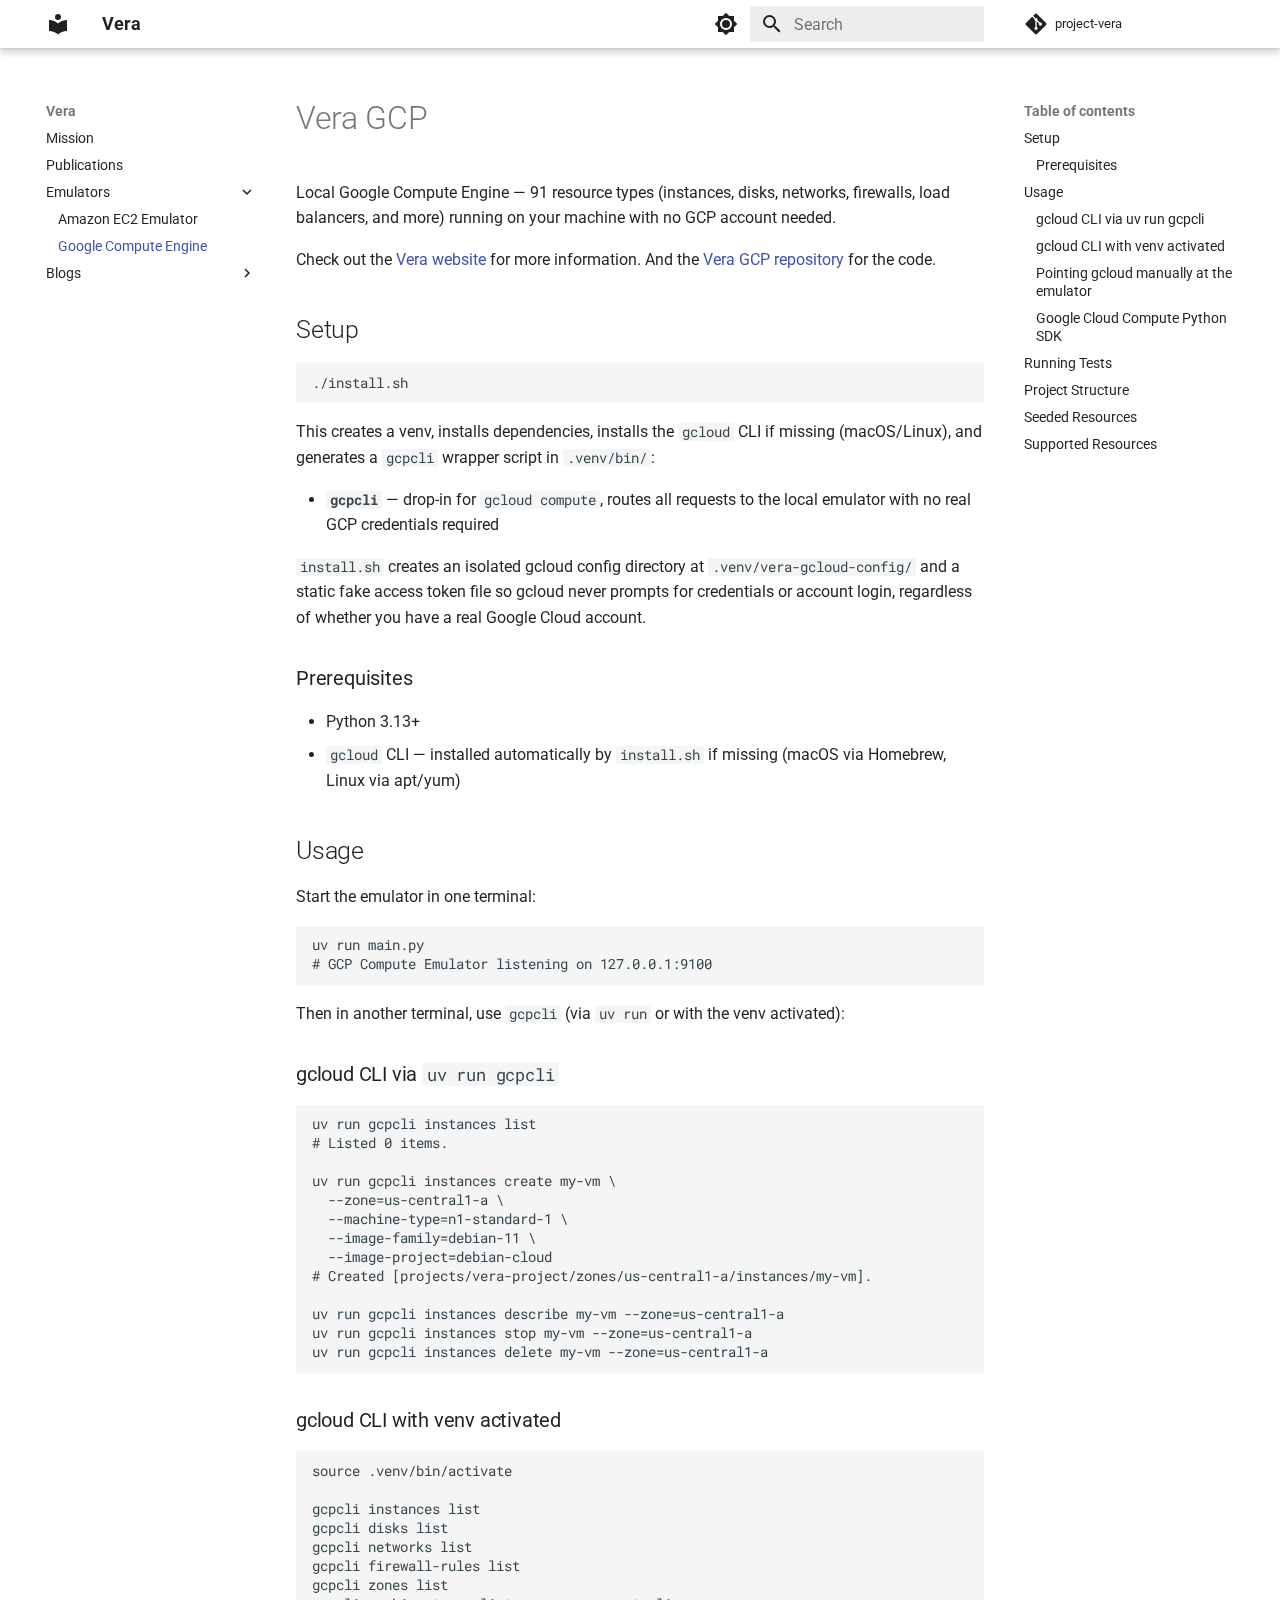
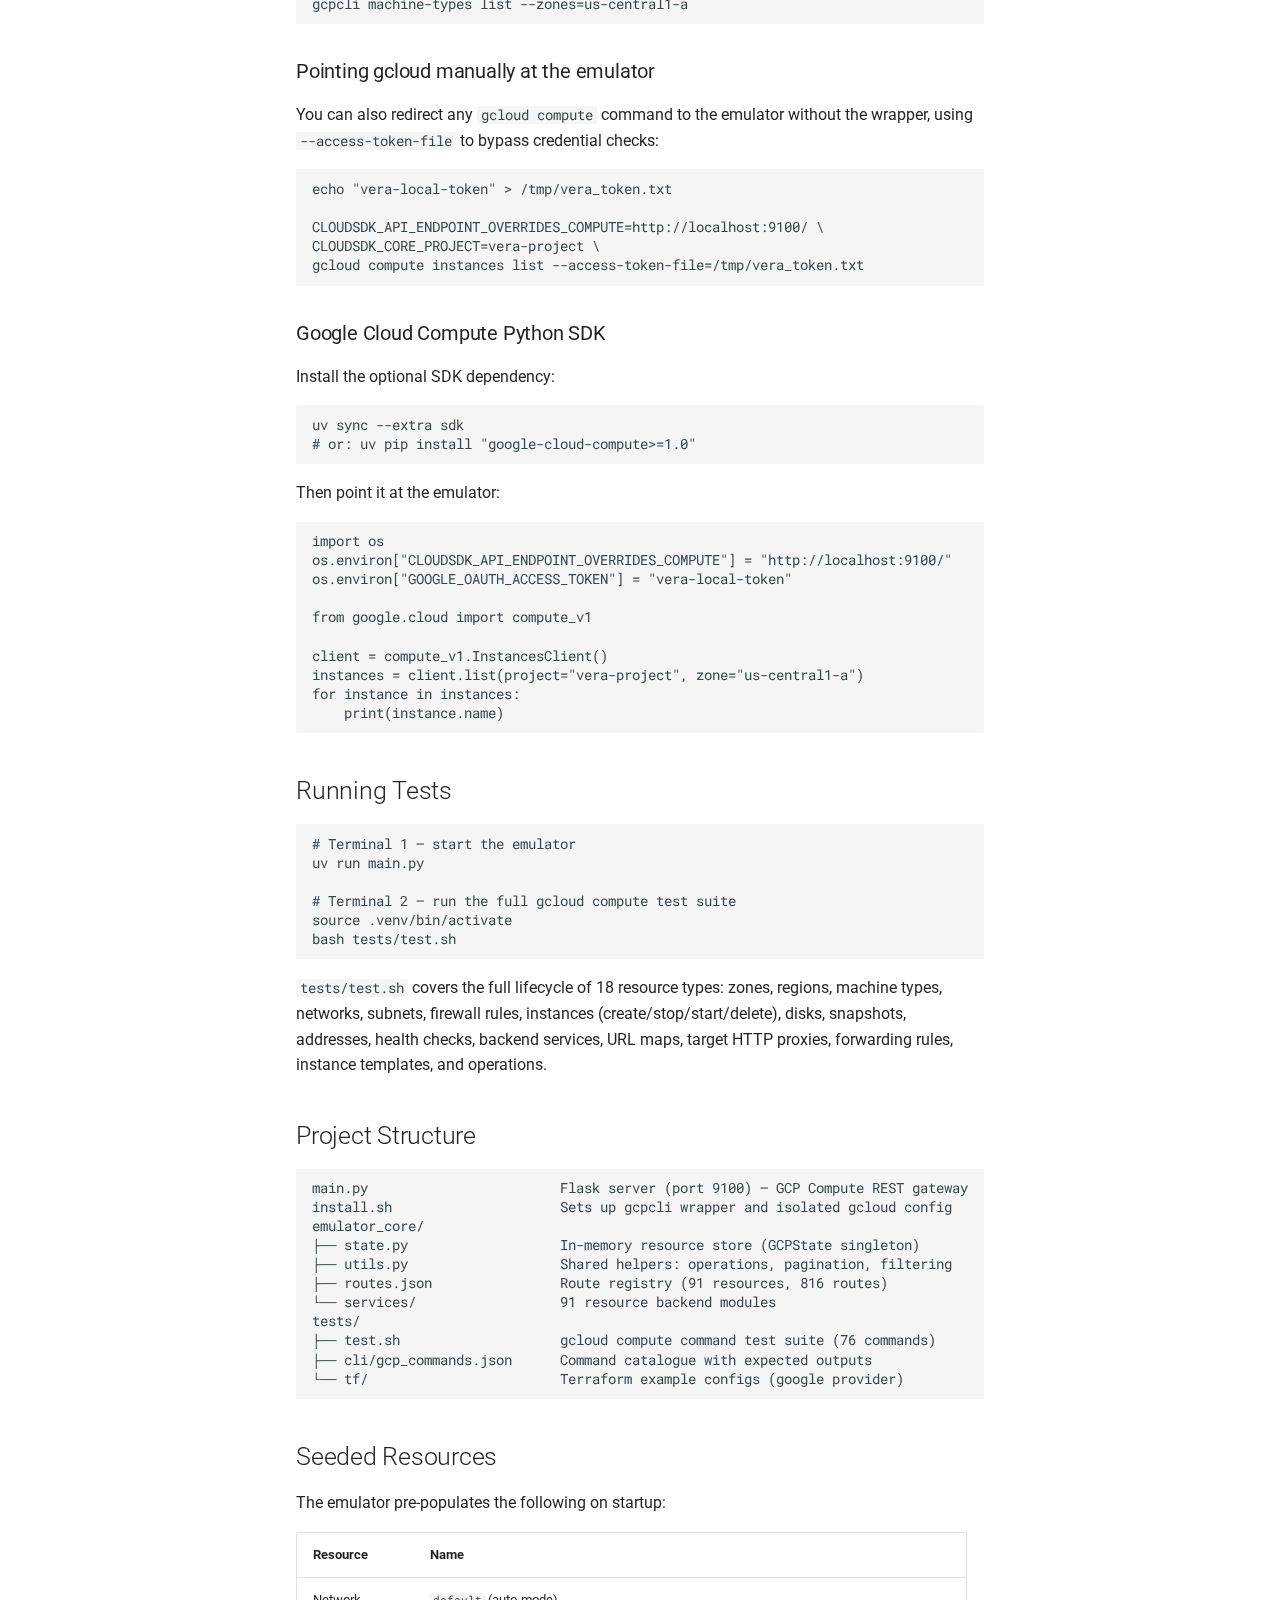
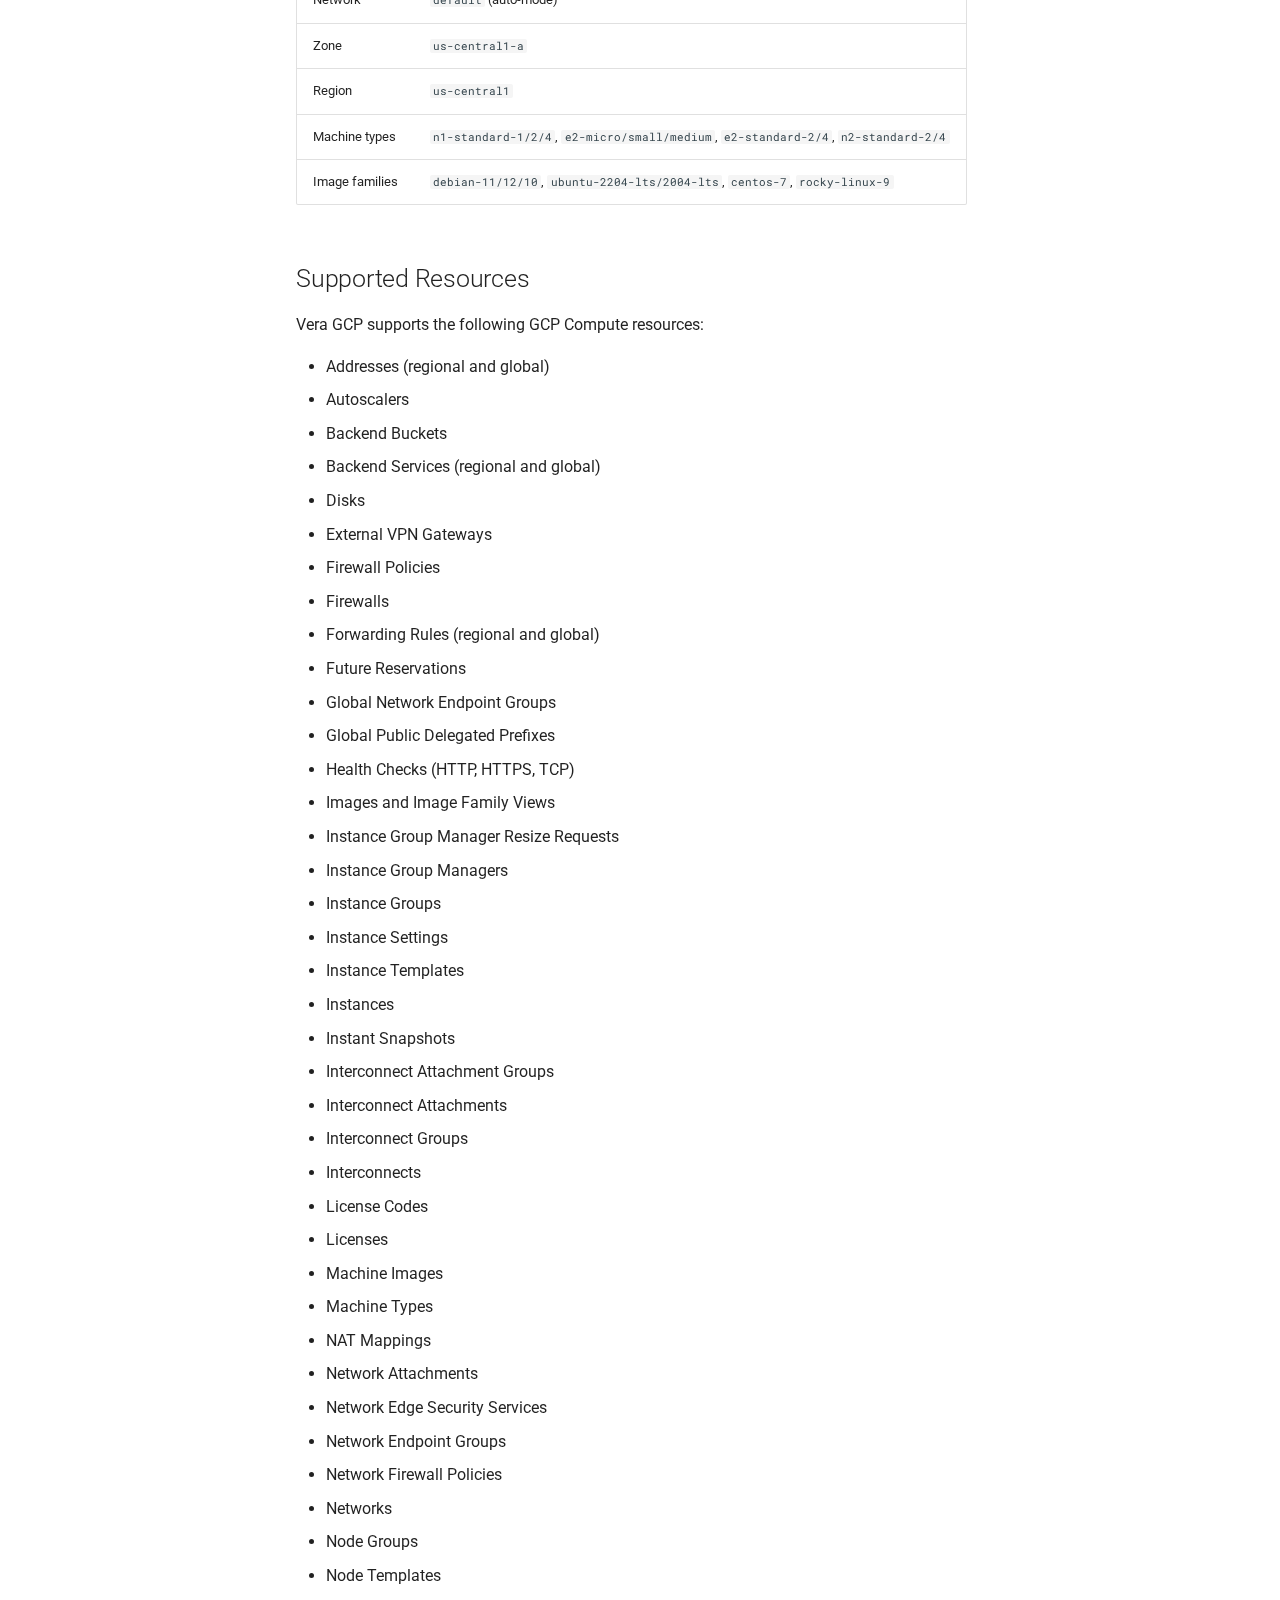
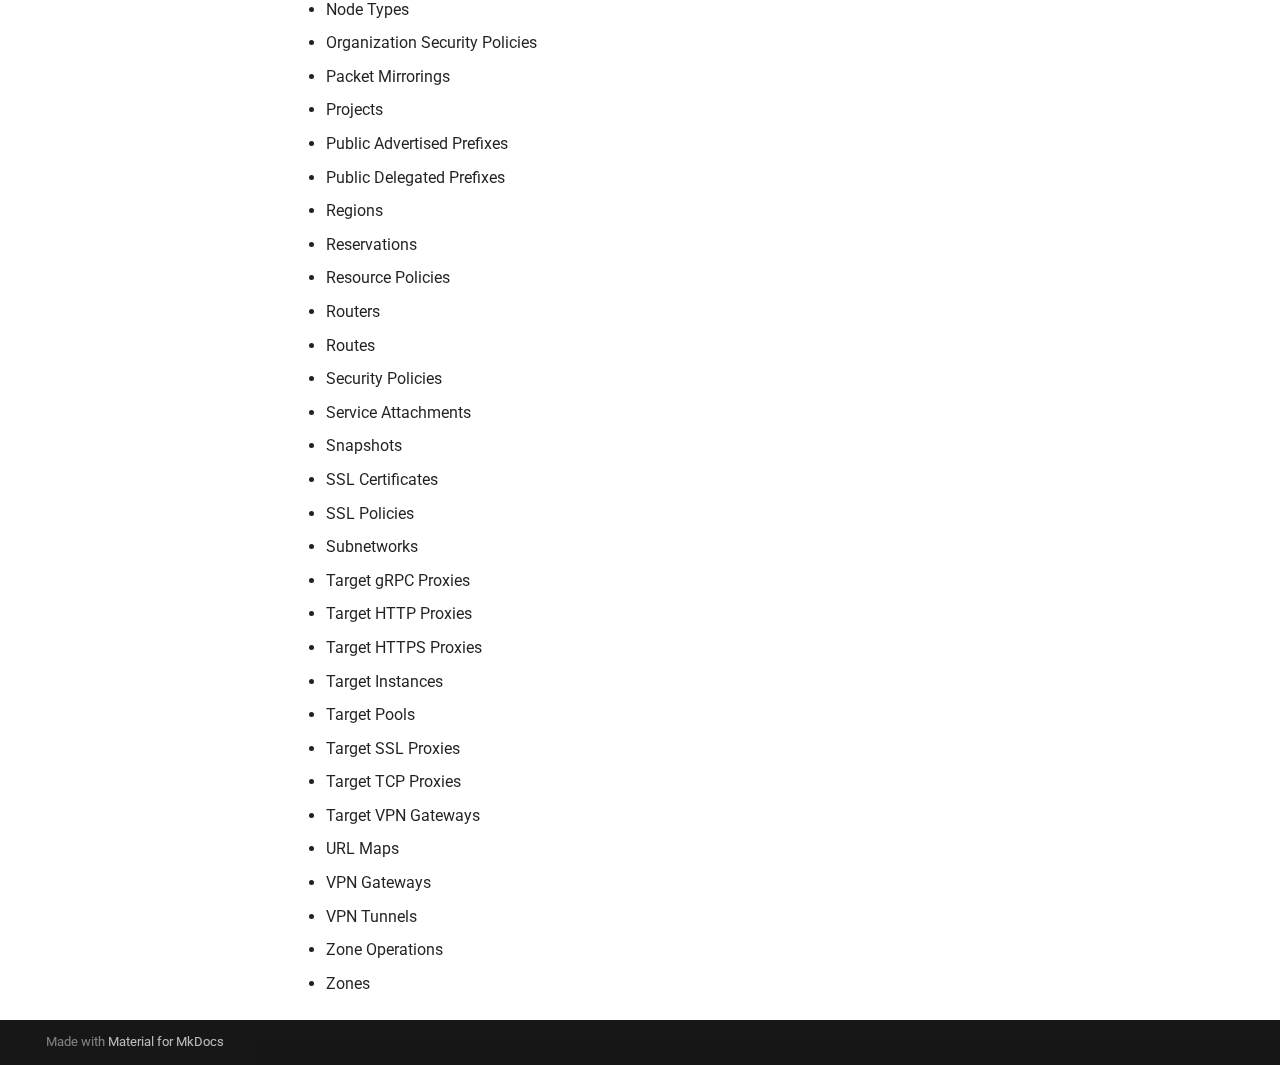
<file: vera-gcp/index.html>
<!doctype html>
<html lang="en" class="no-js">
  <head>
    
      <meta charset="utf-8">
      <meta name="viewport" content="width=device-width,initial-scale=1">
      
      
      
      
        <link rel="prev" href="../vera-aws/">
      
      
        <link rel="next" href="../blogs/cloudemu/cloudemu/">
      
      
        
      
      
      <link rel="icon" href="../assets/images/favicon.png">
      <meta name="generator" content="mkdocs-1.6.1, mkdocs-material-9.7.1">
    
    
      
        <title>Google Compute Engine - Vera</title>
      
    
    
      <link rel="stylesheet" href="../assets/stylesheets/main.484c7ddc.min.css">
      
        
        <link rel="stylesheet" href="../assets/stylesheets/palette.ab4e12ef.min.css">
      
      


    
    
      
    
    
      
        
        
        <link rel="preconnect" href="https://fonts.gstatic.com" crossorigin>
        <link rel="stylesheet" href="https://fonts.googleapis.com/css?family=Roboto:300,300i,400,400i,700,700i%7CRoboto+Mono:400,400i,700,700i&display=fallback">
        <style>:root{--md-text-font:"Roboto";--md-code-font:"Roboto Mono"}</style>
      
    
    
    <script>__md_scope=new URL("..",location),__md_hash=e=>[...e].reduce(((e,_)=>(e<<5)-e+_.charCodeAt(0)),0),__md_get=(e,_=localStorage,t=__md_scope)=>JSON.parse(_.getItem(t.pathname+"."+e)),__md_set=(e,_,t=localStorage,a=__md_scope)=>{try{t.setItem(a.pathname+"."+e,JSON.stringify(_))}catch(e){}}</script>
    
      

    
    
  </head>
  
  
    
    
      
    
    
    
    
    <body dir="ltr" data-md-color-scheme="default" data-md-color-primary="white" data-md-color-accent="black">
  
    
    <input class="md-toggle" data-md-toggle="drawer" type="checkbox" id="__drawer" autocomplete="off">
    <input class="md-toggle" data-md-toggle="search" type="checkbox" id="__search" autocomplete="off">
    <label class="md-overlay" for="__drawer"></label>
    <div data-md-component="skip">
      
        
        <a href="#vera-gcp" class="md-skip">
          Skip to content
        </a>
      
    </div>
    <div data-md-component="announce">
      
    </div>
    
    
      

  

<header class="md-header md-header--shadow" data-md-component="header">
  <nav class="md-header__inner md-grid" aria-label="Header">
    <a href=".." title="Vera" class="md-header__button md-logo" aria-label="Vera" data-md-component="logo">
      
  
  <svg xmlns="http://www.w3.org/2000/svg" viewBox="0 0 24 24"><path d="M12 8a3 3 0 0 0 3-3 3 3 0 0 0-3-3 3 3 0 0 0-3 3 3 3 0 0 0 3 3m0 3.54C9.64 9.35 6.5 8 3 8v11c3.5 0 6.64 1.35 9 3.54 2.36-2.19 5.5-3.54 9-3.54V8c-3.5 0-6.64 1.35-9 3.54"/></svg>

    </a>
    <label class="md-header__button md-icon" for="__drawer">
      
      <svg xmlns="http://www.w3.org/2000/svg" viewBox="0 0 24 24"><path d="M3 6h18v2H3zm0 5h18v2H3zm0 5h18v2H3z"/></svg>
    </label>
    <div class="md-header__title" data-md-component="header-title">
      <div class="md-header__ellipsis">
        <div class="md-header__topic">
          <span class="md-ellipsis">
            Vera
          </span>
        </div>
        <div class="md-header__topic" data-md-component="header-topic">
          <span class="md-ellipsis">
            
              Google Compute Engine
            
          </span>
        </div>
      </div>
    </div>
    
      
        <form class="md-header__option" data-md-component="palette">
  
    
    
    
    <input class="md-option" data-md-color-media="" data-md-color-scheme="default" data-md-color-primary="white" data-md-color-accent="black"  aria-label="Switch to dark mode"  type="radio" name="__palette" id="__palette_0">
    
      <label class="md-header__button md-icon" title="Switch to dark mode" for="__palette_1" hidden>
        <svg xmlns="http://www.w3.org/2000/svg" viewBox="0 0 24 24"><path d="M12 8a4 4 0 0 0-4 4 4 4 0 0 0 4 4 4 4 0 0 0 4-4 4 4 0 0 0-4-4m0 10a6 6 0 0 1-6-6 6 6 0 0 1 6-6 6 6 0 0 1 6 6 6 6 0 0 1-6 6m8-9.31V4h-4.69L12 .69 8.69 4H4v4.69L.69 12 4 15.31V20h4.69L12 23.31 15.31 20H20v-4.69L23.31 12z"/></svg>
      </label>
    
  
    
    
    
    <input class="md-option" data-md-color-media="" data-md-color-scheme="slate" data-md-color-primary="black" data-md-color-accent="white"  aria-label="Switch to light mode"  type="radio" name="__palette" id="__palette_1">
    
      <label class="md-header__button md-icon" title="Switch to light mode" for="__palette_0" hidden>
        <svg xmlns="http://www.w3.org/2000/svg" viewBox="0 0 24 24"><path d="M12 18c-.89 0-1.74-.2-2.5-.55C11.56 16.5 13 14.42 13 12s-1.44-4.5-3.5-5.45C10.26 6.2 11.11 6 12 6a6 6 0 0 1 6 6 6 6 0 0 1-6 6m8-9.31V4h-4.69L12 .69 8.69 4H4v4.69L.69 12 4 15.31V20h4.69L12 23.31 15.31 20H20v-4.69L23.31 12z"/></svg>
      </label>
    
  
</form>
      
    
    
      <script>var palette=__md_get("__palette");if(palette&&palette.color){if("(prefers-color-scheme)"===palette.color.media){var media=matchMedia("(prefers-color-scheme: light)"),input=document.querySelector(media.matches?"[data-md-color-media='(prefers-color-scheme: light)']":"[data-md-color-media='(prefers-color-scheme: dark)']");palette.color.media=input.getAttribute("data-md-color-media"),palette.color.scheme=input.getAttribute("data-md-color-scheme"),palette.color.primary=input.getAttribute("data-md-color-primary"),palette.color.accent=input.getAttribute("data-md-color-accent")}for(var[key,value]of Object.entries(palette.color))document.body.setAttribute("data-md-color-"+key,value)}</script>
    
    
    
      
      
        <label class="md-header__button md-icon" for="__search">
          
          <svg xmlns="http://www.w3.org/2000/svg" viewBox="0 0 24 24"><path d="M9.5 3A6.5 6.5 0 0 1 16 9.5c0 1.61-.59 3.09-1.56 4.23l.27.27h.79l5 5-1.5 1.5-5-5v-.79l-.27-.27A6.52 6.52 0 0 1 9.5 16 6.5 6.5 0 0 1 3 9.5 6.5 6.5 0 0 1 9.5 3m0 2C7 5 5 7 5 9.5S7 14 9.5 14 14 12 14 9.5 12 5 9.5 5"/></svg>
        </label>
        <div class="md-search" data-md-component="search" role="dialog">
  <label class="md-search__overlay" for="__search"></label>
  <div class="md-search__inner" role="search">
    <form class="md-search__form" name="search">
      <input type="text" class="md-search__input" name="query" aria-label="Search" placeholder="Search" autocapitalize="off" autocorrect="off" autocomplete="off" spellcheck="false" data-md-component="search-query" required>
      <label class="md-search__icon md-icon" for="__search">
        
        <svg xmlns="http://www.w3.org/2000/svg" viewBox="0 0 24 24"><path d="M9.5 3A6.5 6.5 0 0 1 16 9.5c0 1.61-.59 3.09-1.56 4.23l.27.27h.79l5 5-1.5 1.5-5-5v-.79l-.27-.27A6.52 6.52 0 0 1 9.5 16 6.5 6.5 0 0 1 3 9.5 6.5 6.5 0 0 1 9.5 3m0 2C7 5 5 7 5 9.5S7 14 9.5 14 14 12 14 9.5 12 5 9.5 5"/></svg>
        
        <svg xmlns="http://www.w3.org/2000/svg" viewBox="0 0 24 24"><path d="M20 11v2H8l5.5 5.5-1.42 1.42L4.16 12l7.92-7.92L13.5 5.5 8 11z"/></svg>
      </label>
      <nav class="md-search__options" aria-label="Search">
        
        <button type="reset" class="md-search__icon md-icon" title="Clear" aria-label="Clear" tabindex="-1">
          
          <svg xmlns="http://www.w3.org/2000/svg" viewBox="0 0 24 24"><path d="M19 6.41 17.59 5 12 10.59 6.41 5 5 6.41 10.59 12 5 17.59 6.41 19 12 13.41 17.59 19 19 17.59 13.41 12z"/></svg>
        </button>
      </nav>
      
    </form>
    <div class="md-search__output">
      <div class="md-search__scrollwrap" tabindex="0" data-md-scrollfix>
        <div class="md-search-result" data-md-component="search-result">
          <div class="md-search-result__meta">
            Initializing search
          </div>
          <ol class="md-search-result__list" role="presentation"></ol>
        </div>
      </div>
    </div>
  </div>
</div>
      
    
    
      <div class="md-header__source">
        <a href="https://github.com/project-vera/vera-aws" title="Go to repository" class="md-source" data-md-component="source">
  <div class="md-source__icon md-icon">
    
    <svg xmlns="http://www.w3.org/2000/svg" viewBox="0 0 448 512"><!--! Font Awesome Free 7.1.0 by @fontawesome - https://fontawesome.com License - https://fontawesome.com/license/free (Icons: CC BY 4.0, Fonts: SIL OFL 1.1, Code: MIT License) Copyright 2025 Fonticons, Inc.--><path d="M439.6 236.1 244 40.5c-5.4-5.5-12.8-8.5-20.4-8.5s-15 3-20.4 8.4L162.5 81l51.5 51.5c27.1-9.1 52.7 16.8 43.4 43.7l49.7 49.7c34.2-11.8 61.2 31 35.5 56.7-26.5 26.5-70.2-2.9-56-37.3L240.3 199v121.9c25.3 12.5 22.3 41.8 9.1 55-6.4 6.4-15.2 10.1-24.3 10.1s-17.8-3.6-24.3-10.1c-17.6-17.6-11.1-46.9 11.2-56v-123c-20.8-8.5-24.6-30.7-18.6-45L142.6 101 8.5 235.1C3 240.6 0 247.9 0 255.5s3 15 8.5 20.4l195.6 195.7c5.4 5.4 12.7 8.4 20.4 8.4s15-3 20.4-8.4l194.7-194.7c5.4-5.4 8.4-12.8 8.4-20.4s-3-15-8.4-20.4"/></svg>
  </div>
  <div class="md-source__repository">
    project-vera
  </div>
</a>
      </div>
    
  </nav>
  
</header>
    
    <div class="md-container" data-md-component="container">
      
      
        
          
        
      
      <main class="md-main" data-md-component="main">
        <div class="md-main__inner md-grid">
          
            
              
              <div class="md-sidebar md-sidebar--primary" data-md-component="sidebar" data-md-type="navigation" >
                <div class="md-sidebar__scrollwrap">
                  <div class="md-sidebar__inner">
                    



<nav class="md-nav md-nav--primary" aria-label="Navigation" data-md-level="0">
  <label class="md-nav__title" for="__drawer">
    <a href=".." title="Vera" class="md-nav__button md-logo" aria-label="Vera" data-md-component="logo">
      
  
  <svg xmlns="http://www.w3.org/2000/svg" viewBox="0 0 24 24"><path d="M12 8a3 3 0 0 0 3-3 3 3 0 0 0-3-3 3 3 0 0 0-3 3 3 3 0 0 0 3 3m0 3.54C9.64 9.35 6.5 8 3 8v11c3.5 0 6.64 1.35 9 3.54 2.36-2.19 5.5-3.54 9-3.54V8c-3.5 0-6.64 1.35-9 3.54"/></svg>

    </a>
    Vera
  </label>
  
    <div class="md-nav__source">
      <a href="https://github.com/project-vera/vera-aws" title="Go to repository" class="md-source" data-md-component="source">
  <div class="md-source__icon md-icon">
    
    <svg xmlns="http://www.w3.org/2000/svg" viewBox="0 0 448 512"><!--! Font Awesome Free 7.1.0 by @fontawesome - https://fontawesome.com License - https://fontawesome.com/license/free (Icons: CC BY 4.0, Fonts: SIL OFL 1.1, Code: MIT License) Copyright 2025 Fonticons, Inc.--><path d="M439.6 236.1 244 40.5c-5.4-5.5-12.8-8.5-20.4-8.5s-15 3-20.4 8.4L162.5 81l51.5 51.5c27.1-9.1 52.7 16.8 43.4 43.7l49.7 49.7c34.2-11.8 61.2 31 35.5 56.7-26.5 26.5-70.2-2.9-56-37.3L240.3 199v121.9c25.3 12.5 22.3 41.8 9.1 55-6.4 6.4-15.2 10.1-24.3 10.1s-17.8-3.6-24.3-10.1c-17.6-17.6-11.1-46.9 11.2-56v-123c-20.8-8.5-24.6-30.7-18.6-45L142.6 101 8.5 235.1C3 240.6 0 247.9 0 255.5s3 15 8.5 20.4l195.6 195.7c5.4 5.4 12.7 8.4 20.4 8.4s15-3 20.4-8.4l194.7-194.7c5.4-5.4 8.4-12.8 8.4-20.4s-3-15-8.4-20.4"/></svg>
  </div>
  <div class="md-source__repository">
    project-vera
  </div>
</a>
    </div>
  
  <ul class="md-nav__list" data-md-scrollfix>
    
      
      
  
  
  
  
    <li class="md-nav__item">
      <a href=".." class="md-nav__link">
        
  
  
  <span class="md-ellipsis">
    
  
    Mission
  

    
  </span>
  
  

      </a>
    </li>
  

    
      
      
  
  
  
  
    <li class="md-nav__item">
      <a href="../pubs/pubs/" class="md-nav__link">
        
  
  
  <span class="md-ellipsis">
    
  
    Publications
  

    
  </span>
  
  

      </a>
    </li>
  

    
      
      
  
  
    
  
  
  
    
    
    
    
    
    <li class="md-nav__item md-nav__item--active md-nav__item--nested">
      
        
        
        <input class="md-nav__toggle md-toggle " type="checkbox" id="__nav_3" checked>
        
          
          <label class="md-nav__link" for="__nav_3" id="__nav_3_label" tabindex="0">
            
  
  
  <span class="md-ellipsis">
    
  
    Emulators
  

    
  </span>
  
  

            <span class="md-nav__icon md-icon"></span>
          </label>
        
        <nav class="md-nav" data-md-level="1" aria-labelledby="__nav_3_label" aria-expanded="true">
          <label class="md-nav__title" for="__nav_3">
            <span class="md-nav__icon md-icon"></span>
            
  
    Emulators
  

          </label>
          <ul class="md-nav__list" data-md-scrollfix>
            
              
                
  
  
  
  
    <li class="md-nav__item">
      <a href="../vera-aws/" class="md-nav__link">
        
  
  
  <span class="md-ellipsis">
    
  
    Amazon EC2 Emulator
  

    
  </span>
  
  

      </a>
    </li>
  

              
            
              
                
  
  
    
  
  
  
    <li class="md-nav__item md-nav__item--active">
      
      <input class="md-nav__toggle md-toggle" type="checkbox" id="__toc">
      
      
        
      
      
        <label class="md-nav__link md-nav__link--active" for="__toc">
          
  
  
  <span class="md-ellipsis">
    
  
    Google Compute Engine
  

    
  </span>
  
  

          <span class="md-nav__icon md-icon"></span>
        </label>
      
      <a href="./" class="md-nav__link md-nav__link--active">
        
  
  
  <span class="md-ellipsis">
    
  
    Google Compute Engine
  

    
  </span>
  
  

      </a>
      
        

<nav class="md-nav md-nav--secondary" aria-label="Table of contents">
  
  
  
    
  
  
    <label class="md-nav__title" for="__toc">
      <span class="md-nav__icon md-icon"></span>
      Table of contents
    </label>
    <ul class="md-nav__list" data-md-component="toc" data-md-scrollfix>
      
        <li class="md-nav__item">
  <a href="#setup" class="md-nav__link">
    <span class="md-ellipsis">
      
        Setup
      
    </span>
  </a>
  
    <nav class="md-nav" aria-label="Setup">
      <ul class="md-nav__list">
        
          <li class="md-nav__item">
  <a href="#prerequisites" class="md-nav__link">
    <span class="md-ellipsis">
      
        Prerequisites
      
    </span>
  </a>
  
</li>
        
      </ul>
    </nav>
  
</li>
      
        <li class="md-nav__item">
  <a href="#usage" class="md-nav__link">
    <span class="md-ellipsis">
      
        Usage
      
    </span>
  </a>
  
    <nav class="md-nav" aria-label="Usage">
      <ul class="md-nav__list">
        
          <li class="md-nav__item">
  <a href="#gcloud-cli-via-uv-run-gcpcli" class="md-nav__link">
    <span class="md-ellipsis">
      
        gcloud CLI via uv run gcpcli
      
    </span>
  </a>
  
</li>
        
          <li class="md-nav__item">
  <a href="#gcloud-cli-with-venv-activated" class="md-nav__link">
    <span class="md-ellipsis">
      
        gcloud CLI with venv activated
      
    </span>
  </a>
  
</li>
        
          <li class="md-nav__item">
  <a href="#pointing-gcloud-manually-at-the-emulator" class="md-nav__link">
    <span class="md-ellipsis">
      
        Pointing gcloud manually at the emulator
      
    </span>
  </a>
  
</li>
        
          <li class="md-nav__item">
  <a href="#google-cloud-compute-python-sdk" class="md-nav__link">
    <span class="md-ellipsis">
      
        Google Cloud Compute Python SDK
      
    </span>
  </a>
  
</li>
        
      </ul>
    </nav>
  
</li>
      
        <li class="md-nav__item">
  <a href="#running-tests" class="md-nav__link">
    <span class="md-ellipsis">
      
        Running Tests
      
    </span>
  </a>
  
</li>
      
        <li class="md-nav__item">
  <a href="#project-structure" class="md-nav__link">
    <span class="md-ellipsis">
      
        Project Structure
      
    </span>
  </a>
  
</li>
      
        <li class="md-nav__item">
  <a href="#seeded-resources" class="md-nav__link">
    <span class="md-ellipsis">
      
        Seeded Resources
      
    </span>
  </a>
  
</li>
      
        <li class="md-nav__item">
  <a href="#supported-resources" class="md-nav__link">
    <span class="md-ellipsis">
      
        Supported Resources
      
    </span>
  </a>
  
</li>
      
    </ul>
  
</nav>
      
    </li>
  

              
            
          </ul>
        </nav>
      
    </li>
  

    
      
      
  
  
  
  
    
    
    
    
    
    <li class="md-nav__item md-nav__item--nested">
      
        
        
        <input class="md-nav__toggle md-toggle " type="checkbox" id="__nav_4" >
        
          
          <label class="md-nav__link" for="__nav_4" id="__nav_4_label" tabindex="0">
            
  
  
  <span class="md-ellipsis">
    
  
    Blogs
  

    
  </span>
  
  

            <span class="md-nav__icon md-icon"></span>
          </label>
        
        <nav class="md-nav" data-md-level="1" aria-labelledby="__nav_4_label" aria-expanded="false">
          <label class="md-nav__title" for="__nav_4">
            <span class="md-nav__icon md-icon"></span>
            
  
    Blogs
  

          </label>
          <ul class="md-nav__list" data-md-scrollfix>
            
              
                
  
  
  
  
    <li class="md-nav__item">
      <a href="../blogs/cloudemu/cloudemu/" class="md-nav__link">
        
  
  
  <span class="md-ellipsis">
    
  
    [02-06-2026] No More Manual Mocks.
  

    
  </span>
  
  

      </a>
    </li>
  

              
            
              
                
  
  
  
  
    <li class="md-nav__item">
      <a href="../blogs/cloudagent/cloudagent/" class="md-nav__link">
        
  
  
  <span class="md-ellipsis">
    
  
    [02-06-2026] The quest for AI Agents as DevOps.
  

    
  </span>
  
  

      </a>
    </li>
  

              
            
          </ul>
        </nav>
      
    </li>
  

    
  </ul>
</nav>
                  </div>
                </div>
              </div>
            
            
              
              <div class="md-sidebar md-sidebar--secondary" data-md-component="sidebar" data-md-type="toc" >
                <div class="md-sidebar__scrollwrap">
                  <div class="md-sidebar__inner">
                    

<nav class="md-nav md-nav--secondary" aria-label="Table of contents">
  
  
  
    
  
  
    <label class="md-nav__title" for="__toc">
      <span class="md-nav__icon md-icon"></span>
      Table of contents
    </label>
    <ul class="md-nav__list" data-md-component="toc" data-md-scrollfix>
      
        <li class="md-nav__item">
  <a href="#setup" class="md-nav__link">
    <span class="md-ellipsis">
      
        Setup
      
    </span>
  </a>
  
    <nav class="md-nav" aria-label="Setup">
      <ul class="md-nav__list">
        
          <li class="md-nav__item">
  <a href="#prerequisites" class="md-nav__link">
    <span class="md-ellipsis">
      
        Prerequisites
      
    </span>
  </a>
  
</li>
        
      </ul>
    </nav>
  
</li>
      
        <li class="md-nav__item">
  <a href="#usage" class="md-nav__link">
    <span class="md-ellipsis">
      
        Usage
      
    </span>
  </a>
  
    <nav class="md-nav" aria-label="Usage">
      <ul class="md-nav__list">
        
          <li class="md-nav__item">
  <a href="#gcloud-cli-via-uv-run-gcpcli" class="md-nav__link">
    <span class="md-ellipsis">
      
        gcloud CLI via uv run gcpcli
      
    </span>
  </a>
  
</li>
        
          <li class="md-nav__item">
  <a href="#gcloud-cli-with-venv-activated" class="md-nav__link">
    <span class="md-ellipsis">
      
        gcloud CLI with venv activated
      
    </span>
  </a>
  
</li>
        
          <li class="md-nav__item">
  <a href="#pointing-gcloud-manually-at-the-emulator" class="md-nav__link">
    <span class="md-ellipsis">
      
        Pointing gcloud manually at the emulator
      
    </span>
  </a>
  
</li>
        
          <li class="md-nav__item">
  <a href="#google-cloud-compute-python-sdk" class="md-nav__link">
    <span class="md-ellipsis">
      
        Google Cloud Compute Python SDK
      
    </span>
  </a>
  
</li>
        
      </ul>
    </nav>
  
</li>
      
        <li class="md-nav__item">
  <a href="#running-tests" class="md-nav__link">
    <span class="md-ellipsis">
      
        Running Tests
      
    </span>
  </a>
  
</li>
      
        <li class="md-nav__item">
  <a href="#project-structure" class="md-nav__link">
    <span class="md-ellipsis">
      
        Project Structure
      
    </span>
  </a>
  
</li>
      
        <li class="md-nav__item">
  <a href="#seeded-resources" class="md-nav__link">
    <span class="md-ellipsis">
      
        Seeded Resources
      
    </span>
  </a>
  
</li>
      
        <li class="md-nav__item">
  <a href="#supported-resources" class="md-nav__link">
    <span class="md-ellipsis">
      
        Supported Resources
      
    </span>
  </a>
  
</li>
      
    </ul>
  
</nav>
                  </div>
                </div>
              </div>
            
          
          
            <div class="md-content" data-md-component="content">
              
              <article class="md-content__inner md-typeset">
                
                  


  
  


<h1 id="vera-gcp">Vera GCP</h1>
<p>Local Google Compute Engine — 91 resource types (instances, disks, networks, firewalls, load balancers, and more) running on your machine with no GCP account needed.</p>
<p>Check out the <a href="https://project-vera.github.io/">Vera website</a> for more information. And the <a href="https://github.com/project-vera/vera-gcp">Vera GCP repository</a> for the code.</p>
<h2 id="setup">Setup</h2>
<pre><code class="language-bash">./install.sh
</code></pre>
<p>This creates a venv, installs dependencies, installs the <code>gcloud</code> CLI if missing (macOS/Linux), and generates a <code>gcpcli</code> wrapper script in <code>.venv/bin/</code>:</p>
<ul>
<li><strong><code>gcpcli</code></strong> — drop-in for <code>gcloud compute</code>, routes all requests to the local emulator with no real GCP credentials required</li>
</ul>
<p><code>install.sh</code> creates an isolated gcloud config directory at <code>.venv/vera-gcloud-config/</code> and a static fake access token file so gcloud never prompts for credentials or account login, regardless of whether you have a real Google Cloud account.</p>
<h3 id="prerequisites">Prerequisites</h3>
<ul>
<li>Python 3.13+</li>
<li><code>gcloud</code> CLI — installed automatically by <code>install.sh</code> if missing (macOS via Homebrew, Linux via apt/yum)</li>
</ul>
<h2 id="usage">Usage</h2>
<p>Start the emulator in one terminal:</p>
<pre><code class="language-bash">uv run main.py
# GCP Compute Emulator listening on 127.0.0.1:9100
</code></pre>
<p>Then in another terminal, use <code>gcpcli</code> (via <code>uv run</code> or with the venv activated):</p>
<h3 id="gcloud-cli-via-uv-run-gcpcli">gcloud CLI via <code>uv run gcpcli</code></h3>
<pre><code class="language-bash">uv run gcpcli instances list
# Listed 0 items.

uv run gcpcli instances create my-vm \
  --zone=us-central1-a \
  --machine-type=n1-standard-1 \
  --image-family=debian-11 \
  --image-project=debian-cloud
# Created [projects/vera-project/zones/us-central1-a/instances/my-vm].

uv run gcpcli instances describe my-vm --zone=us-central1-a
uv run gcpcli instances stop my-vm --zone=us-central1-a
uv run gcpcli instances delete my-vm --zone=us-central1-a
</code></pre>
<h3 id="gcloud-cli-with-venv-activated">gcloud CLI with venv activated</h3>
<pre><code class="language-bash">source .venv/bin/activate

gcpcli instances list
gcpcli disks list
gcpcli networks list
gcpcli firewall-rules list
gcpcli zones list
gcpcli machine-types list --zones=us-central1-a
</code></pre>
<h3 id="pointing-gcloud-manually-at-the-emulator">Pointing gcloud manually at the emulator</h3>
<p>You can also redirect any <code>gcloud compute</code> command to the emulator without the wrapper, using <code>--access-token-file</code> to bypass credential checks:</p>
<pre><code class="language-bash">echo &quot;vera-local-token&quot; &gt; /tmp/vera_token.txt

CLOUDSDK_API_ENDPOINT_OVERRIDES_COMPUTE=http://localhost:9100/ \
CLOUDSDK_CORE_PROJECT=vera-project \
gcloud compute instances list --access-token-file=/tmp/vera_token.txt
</code></pre>
<h3 id="google-cloud-compute-python-sdk">Google Cloud Compute Python SDK</h3>
<p>Install the optional SDK dependency:</p>
<pre><code class="language-bash">uv sync --extra sdk
# or: uv pip install &quot;google-cloud-compute&gt;=1.0&quot;
</code></pre>
<p>Then point it at the emulator:</p>
<pre><code class="language-python">import os
os.environ[&quot;CLOUDSDK_API_ENDPOINT_OVERRIDES_COMPUTE&quot;] = &quot;http://localhost:9100/&quot;
os.environ[&quot;GOOGLE_OAUTH_ACCESS_TOKEN&quot;] = &quot;vera-local-token&quot;

from google.cloud import compute_v1

client = compute_v1.InstancesClient()
instances = client.list(project=&quot;vera-project&quot;, zone=&quot;us-central1-a&quot;)
for instance in instances:
    print(instance.name)
</code></pre>
<h2 id="running-tests">Running Tests</h2>
<pre><code class="language-bash"># Terminal 1 — start the emulator
uv run main.py

# Terminal 2 — run the full gcloud compute test suite
source .venv/bin/activate
bash tests/test.sh
</code></pre>
<p><code>tests/test.sh</code> covers the full lifecycle of 18 resource types: zones, regions, machine types, networks, subnets, firewall rules, instances (create/stop/start/delete), disks, snapshots, addresses, health checks, backend services, URL maps, target HTTP proxies, forwarding rules, instance templates, and operations.</p>
<h2 id="project-structure">Project Structure</h2>
<pre><code>main.py                        Flask server (port 9100) — GCP Compute REST gateway
install.sh                     Sets up gcpcli wrapper and isolated gcloud config
emulator_core/
├── state.py                   In-memory resource store (GCPState singleton)
├── utils.py                   Shared helpers: operations, pagination, filtering
├── routes.json                Route registry (91 resources, 816 routes)
└── services/                  91 resource backend modules
tests/
├── test.sh                    gcloud compute command test suite (76 commands)
├── cli/gcp_commands.json      Command catalogue with expected outputs
└── tf/                        Terraform example configs (google provider)
</code></pre>
<h2 id="seeded-resources">Seeded Resources</h2>
<p>The emulator pre-populates the following on startup:</p>
<table>
<thead>
<tr>
<th>Resource</th>
<th>Name</th>
</tr>
</thead>
<tbody>
<tr>
<td>Network</td>
<td><code>default</code> (auto-mode)</td>
</tr>
<tr>
<td>Zone</td>
<td><code>us-central1-a</code></td>
</tr>
<tr>
<td>Region</td>
<td><code>us-central1</code></td>
</tr>
<tr>
<td>Machine types</td>
<td><code>n1-standard-1/2/4</code>, <code>e2-micro/small/medium</code>, <code>e2-standard-2/4</code>, <code>n2-standard-2/4</code></td>
</tr>
<tr>
<td>Image families</td>
<td><code>debian-11/12/10</code>, <code>ubuntu-2204-lts/2004-lts</code>, <code>centos-7</code>, <code>rocky-linux-9</code></td>
</tr>
</tbody>
</table>
<h2 id="supported-resources">Supported Resources</h2>
<p>Vera GCP supports the following GCP Compute resources:</p>
<ul>
<li>Addresses (regional and global)</li>
<li>Autoscalers</li>
<li>Backend Buckets</li>
<li>Backend Services (regional and global)</li>
<li>Disks</li>
<li>External VPN Gateways</li>
<li>Firewall Policies</li>
<li>Firewalls</li>
<li>Forwarding Rules (regional and global)</li>
<li>Future Reservations</li>
<li>Global Network Endpoint Groups</li>
<li>Global Public Delegated Prefixes</li>
<li>Health Checks (HTTP, HTTPS, TCP)</li>
<li>Images and Image Family Views</li>
<li>Instance Group Manager Resize Requests</li>
<li>Instance Group Managers</li>
<li>Instance Groups</li>
<li>Instance Settings</li>
<li>Instance Templates</li>
<li>Instances</li>
<li>Instant Snapshots</li>
<li>Interconnect Attachment Groups</li>
<li>Interconnect Attachments</li>
<li>Interconnect Groups</li>
<li>Interconnects</li>
<li>License Codes</li>
<li>Licenses</li>
<li>Machine Images</li>
<li>Machine Types</li>
<li>NAT Mappings</li>
<li>Network Attachments</li>
<li>Network Edge Security Services</li>
<li>Network Endpoint Groups</li>
<li>Network Firewall Policies</li>
<li>Networks</li>
<li>Node Groups</li>
<li>Node Templates</li>
<li>Node Types</li>
<li>Organization Security Policies</li>
<li>Packet Mirrorings</li>
<li>Projects</li>
<li>Public Advertised Prefixes</li>
<li>Public Delegated Prefixes</li>
<li>Regions</li>
<li>Reservations</li>
<li>Resource Policies</li>
<li>Routers</li>
<li>Routes</li>
<li>Security Policies</li>
<li>Service Attachments</li>
<li>Snapshots</li>
<li>SSL Certificates</li>
<li>SSL Policies</li>
<li>Subnetworks</li>
<li>Target gRPC Proxies</li>
<li>Target HTTP Proxies</li>
<li>Target HTTPS Proxies</li>
<li>Target Instances</li>
<li>Target Pools</li>
<li>Target SSL Proxies</li>
<li>Target TCP Proxies</li>
<li>Target VPN Gateways</li>
<li>URL Maps</li>
<li>VPN Gateways</li>
<li>VPN Tunnels</li>
<li>Zone Operations</li>
<li>Zones</li>
</ul>












                
              </article>
            </div>
          
          
<script>var target=document.getElementById(location.hash.slice(1));target&&target.name&&(target.checked=target.name.startsWith("__tabbed_"))</script>
        </div>
        
      </main>
      
        <footer class="md-footer">
  
  <div class="md-footer-meta md-typeset">
    <div class="md-footer-meta__inner md-grid">
      <div class="md-copyright">
  
  
    Made with
    <a href="https://squidfunk.github.io/mkdocs-material/" target="_blank" rel="noopener">
      Material for MkDocs
    </a>
  
</div>
      
    </div>
  </div>
</footer>
      
    </div>
    <div class="md-dialog" data-md-component="dialog">
      <div class="md-dialog__inner md-typeset"></div>
    </div>
    
    
    
      
      
      <script id="__config" type="application/json">{"annotate": null, "base": "..", "features": [], "search": "../assets/javascripts/workers/search.2c215733.min.js", "tags": null, "translations": {"clipboard.copied": "Copied to clipboard", "clipboard.copy": "Copy to clipboard", "search.result.more.one": "1 more on this page", "search.result.more.other": "# more on this page", "search.result.none": "No matching documents", "search.result.one": "1 matching document", "search.result.other": "# matching documents", "search.result.placeholder": "Type to start searching", "search.result.term.missing": "Missing", "select.version": "Select version"}, "version": null}</script>
    
    
      <script src="../assets/javascripts/bundle.79ae519e.min.js"></script>
      
    
  </body>
</html>
</file>
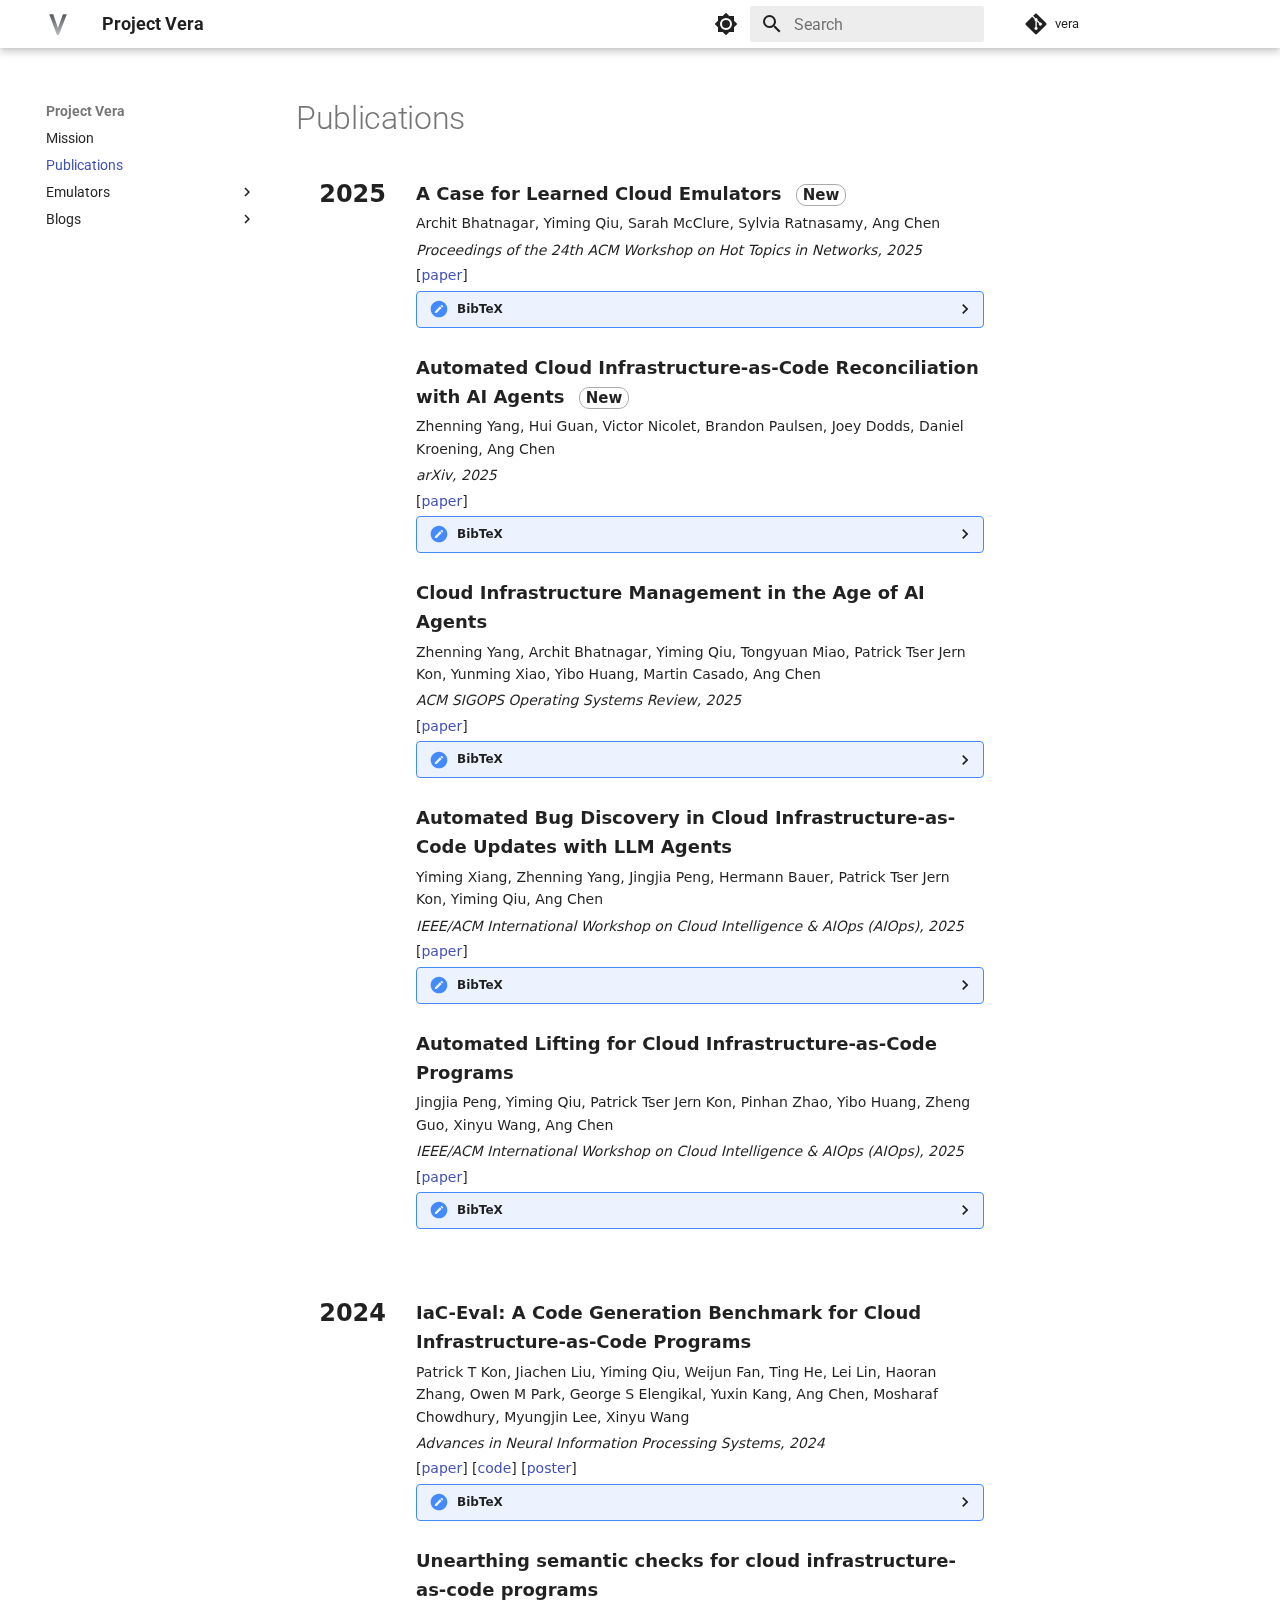
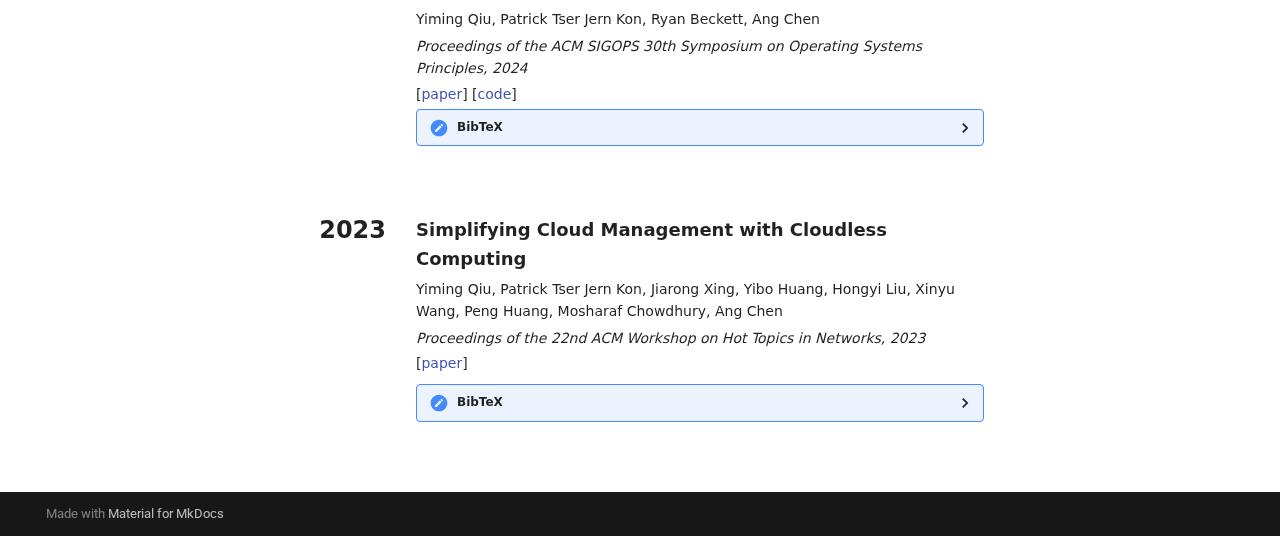
<file: pubs/pubs/index.html>
<!doctype html>
<html lang="en" class="no-js">
  <head>
    
      <meta charset="utf-8">
      <meta name="viewport" content="width=device-width,initial-scale=1">
      
      
      
      
        <link rel="prev" href="../..">
      
      
        <link rel="next" href="../../vera-aws/">
      
      
        
      
      
      <link rel="icon" href="../../assets/images/icon3-3.png">
      <meta name="generator" content="mkdocs-1.6.1, mkdocs-material-9.7.1">
    
    
      
        <title>Publications - Project Vera</title>
      
    
    
      <link rel="stylesheet" href="../../assets/stylesheets/main.484c7ddc.min.css">
      
        
        <link rel="stylesheet" href="../../assets/stylesheets/palette.ab4e12ef.min.css">
      
      


    
    
      
    
    
      
        
        
        <link rel="preconnect" href="https://fonts.gstatic.com" crossorigin>
        <link rel="stylesheet" href="https://fonts.googleapis.com/css?family=Roboto:300,300i,400,400i,700,700i%7CRoboto+Mono:400,400i,700,700i&display=fallback">
        <style>:root{--md-text-font:"Roboto";--md-code-font:"Roboto Mono"}</style>
      
    
    
    <script>__md_scope=new URL("../..",location),__md_hash=e=>[...e].reduce(((e,_)=>(e<<5)-e+_.charCodeAt(0)),0),__md_get=(e,_=localStorage,t=__md_scope)=>JSON.parse(_.getItem(t.pathname+"."+e)),__md_set=(e,_,t=localStorage,a=__md_scope)=>{try{t.setItem(a.pathname+"."+e,JSON.stringify(_))}catch(e){}}</script>
    
      

    
    
  </head>
  
  
    
    
      
    
    
    
    
    <body dir="ltr" data-md-color-scheme="default" data-md-color-primary="white" data-md-color-accent="black">
  
    
    <input class="md-toggle" data-md-toggle="drawer" type="checkbox" id="__drawer" autocomplete="off">
    <input class="md-toggle" data-md-toggle="search" type="checkbox" id="__search" autocomplete="off">
    <label class="md-overlay" for="__drawer"></label>
    <div data-md-component="skip">
      
        
        <a href="#publications" class="md-skip">
          Skip to content
        </a>
      
    </div>
    <div data-md-component="announce">
      
    </div>
    
    
      

  

<header class="md-header md-header--shadow" data-md-component="header">
  <nav class="md-header__inner md-grid" aria-label="Header">
    <a href="../.." title="Project Vera" class="md-header__button md-logo" aria-label="Project Vera" data-md-component="logo">
      
  <img src="../../assets/images/icon3-3.svg" alt="logo">

    </a>
    <label class="md-header__button md-icon" for="__drawer">
      
      <svg xmlns="http://www.w3.org/2000/svg" viewBox="0 0 24 24"><path d="M3 6h18v2H3zm0 5h18v2H3zm0 5h18v2H3z"/></svg>
    </label>
    <div class="md-header__title" data-md-component="header-title">
      <div class="md-header__ellipsis">
        <div class="md-header__topic">
          <span class="md-ellipsis">
            Project Vera
          </span>
        </div>
        <div class="md-header__topic" data-md-component="header-topic">
          <span class="md-ellipsis">
            
              Publications
            
          </span>
        </div>
      </div>
    </div>
    
      
        <form class="md-header__option" data-md-component="palette">
  
    
    
    
    <input class="md-option" data-md-color-media="" data-md-color-scheme="default" data-md-color-primary="white" data-md-color-accent="black"  aria-label="Switch to dark mode"  type="radio" name="__palette" id="__palette_0">
    
      <label class="md-header__button md-icon" title="Switch to dark mode" for="__palette_1" hidden>
        <svg xmlns="http://www.w3.org/2000/svg" viewBox="0 0 24 24"><path d="M12 8a4 4 0 0 0-4 4 4 4 0 0 0 4 4 4 4 0 0 0 4-4 4 4 0 0 0-4-4m0 10a6 6 0 0 1-6-6 6 6 0 0 1 6-6 6 6 0 0 1 6 6 6 6 0 0 1-6 6m8-9.31V4h-4.69L12 .69 8.69 4H4v4.69L.69 12 4 15.31V20h4.69L12 23.31 15.31 20H20v-4.69L23.31 12z"/></svg>
      </label>
    
  
    
    
    
    <input class="md-option" data-md-color-media="" data-md-color-scheme="slate" data-md-color-primary="black" data-md-color-accent="white"  aria-label="Switch to light mode"  type="radio" name="__palette" id="__palette_1">
    
      <label class="md-header__button md-icon" title="Switch to light mode" for="__palette_0" hidden>
        <svg xmlns="http://www.w3.org/2000/svg" viewBox="0 0 24 24"><path d="M12 18c-.89 0-1.74-.2-2.5-.55C11.56 16.5 13 14.42 13 12s-1.44-4.5-3.5-5.45C10.26 6.2 11.11 6 12 6a6 6 0 0 1 6 6 6 6 0 0 1-6 6m8-9.31V4h-4.69L12 .69 8.69 4H4v4.69L.69 12 4 15.31V20h4.69L12 23.31 15.31 20H20v-4.69L23.31 12z"/></svg>
      </label>
    
  
</form>
      
    
    
      <script>var palette=__md_get("__palette");if(palette&&palette.color){if("(prefers-color-scheme)"===palette.color.media){var media=matchMedia("(prefers-color-scheme: light)"),input=document.querySelector(media.matches?"[data-md-color-media='(prefers-color-scheme: light)']":"[data-md-color-media='(prefers-color-scheme: dark)']");palette.color.media=input.getAttribute("data-md-color-media"),palette.color.scheme=input.getAttribute("data-md-color-scheme"),palette.color.primary=input.getAttribute("data-md-color-primary"),palette.color.accent=input.getAttribute("data-md-color-accent")}for(var[key,value]of Object.entries(palette.color))document.body.setAttribute("data-md-color-"+key,value)}</script>
    
    
    
      
      
        <label class="md-header__button md-icon" for="__search">
          
          <svg xmlns="http://www.w3.org/2000/svg" viewBox="0 0 24 24"><path d="M9.5 3A6.5 6.5 0 0 1 16 9.5c0 1.61-.59 3.09-1.56 4.23l.27.27h.79l5 5-1.5 1.5-5-5v-.79l-.27-.27A6.52 6.52 0 0 1 9.5 16 6.5 6.5 0 0 1 3 9.5 6.5 6.5 0 0 1 9.5 3m0 2C7 5 5 7 5 9.5S7 14 9.5 14 14 12 14 9.5 12 5 9.5 5"/></svg>
        </label>
        <div class="md-search" data-md-component="search" role="dialog">
  <label class="md-search__overlay" for="__search"></label>
  <div class="md-search__inner" role="search">
    <form class="md-search__form" name="search">
      <input type="text" class="md-search__input" name="query" aria-label="Search" placeholder="Search" autocapitalize="off" autocorrect="off" autocomplete="off" spellcheck="false" data-md-component="search-query" required>
      <label class="md-search__icon md-icon" for="__search">
        
        <svg xmlns="http://www.w3.org/2000/svg" viewBox="0 0 24 24"><path d="M9.5 3A6.5 6.5 0 0 1 16 9.5c0 1.61-.59 3.09-1.56 4.23l.27.27h.79l5 5-1.5 1.5-5-5v-.79l-.27-.27A6.52 6.52 0 0 1 9.5 16 6.5 6.5 0 0 1 3 9.5 6.5 6.5 0 0 1 9.5 3m0 2C7 5 5 7 5 9.5S7 14 9.5 14 14 12 14 9.5 12 5 9.5 5"/></svg>
        
        <svg xmlns="http://www.w3.org/2000/svg" viewBox="0 0 24 24"><path d="M20 11v2H8l5.5 5.5-1.42 1.42L4.16 12l7.92-7.92L13.5 5.5 8 11z"/></svg>
      </label>
      <nav class="md-search__options" aria-label="Search">
        
        <button type="reset" class="md-search__icon md-icon" title="Clear" aria-label="Clear" tabindex="-1">
          
          <svg xmlns="http://www.w3.org/2000/svg" viewBox="0 0 24 24"><path d="M19 6.41 17.59 5 12 10.59 6.41 5 5 6.41 10.59 12 5 17.59 6.41 19 12 13.41 17.59 19 19 17.59 13.41 12z"/></svg>
        </button>
      </nav>
      
    </form>
    <div class="md-search__output">
      <div class="md-search__scrollwrap" tabindex="0" data-md-scrollfix>
        <div class="md-search-result" data-md-component="search-result">
          <div class="md-search-result__meta">
            Initializing search
          </div>
          <ol class="md-search-result__list" role="presentation"></ol>
        </div>
      </div>
    </div>
  </div>
</div>
      
    
    
      <div class="md-header__source">
        <a href="https://github.com/project-vera/vera" title="Go to repository" class="md-source" data-md-component="source">
  <div class="md-source__icon md-icon">
    
    <svg xmlns="http://www.w3.org/2000/svg" viewBox="0 0 448 512"><!--! Font Awesome Free 7.1.0 by @fontawesome - https://fontawesome.com License - https://fontawesome.com/license/free (Icons: CC BY 4.0, Fonts: SIL OFL 1.1, Code: MIT License) Copyright 2025 Fonticons, Inc.--><path d="M439.6 236.1 244 40.5c-5.4-5.5-12.8-8.5-20.4-8.5s-15 3-20.4 8.4L162.5 81l51.5 51.5c27.1-9.1 52.7 16.8 43.4 43.7l49.7 49.7c34.2-11.8 61.2 31 35.5 56.7-26.5 26.5-70.2-2.9-56-37.3L240.3 199v121.9c25.3 12.5 22.3 41.8 9.1 55-6.4 6.4-15.2 10.1-24.3 10.1s-17.8-3.6-24.3-10.1c-17.6-17.6-11.1-46.9 11.2-56v-123c-20.8-8.5-24.6-30.7-18.6-45L142.6 101 8.5 235.1C3 240.6 0 247.9 0 255.5s3 15 8.5 20.4l195.6 195.7c5.4 5.4 12.7 8.4 20.4 8.4s15-3 20.4-8.4l194.7-194.7c5.4-5.4 8.4-12.8 8.4-20.4s-3-15-8.4-20.4"/></svg>
  </div>
  <div class="md-source__repository">
    vera
  </div>
</a>
      </div>
    
  </nav>
  
</header>
    
    <div class="md-container" data-md-component="container">
      
      
        
          
        
      
      <main class="md-main" data-md-component="main">
        <div class="md-main__inner md-grid">
          
            
              
              <div class="md-sidebar md-sidebar--primary" data-md-component="sidebar" data-md-type="navigation" >
                <div class="md-sidebar__scrollwrap">
                  <div class="md-sidebar__inner">
                    



<nav class="md-nav md-nav--primary" aria-label="Navigation" data-md-level="0">
  <label class="md-nav__title" for="__drawer">
    <a href="../.." title="Project Vera" class="md-nav__button md-logo" aria-label="Project Vera" data-md-component="logo">
      
  <img src="../../assets/images/icon3-3.svg" alt="logo">

    </a>
    Project Vera
  </label>
  
    <div class="md-nav__source">
      <a href="https://github.com/project-vera/vera" title="Go to repository" class="md-source" data-md-component="source">
  <div class="md-source__icon md-icon">
    
    <svg xmlns="http://www.w3.org/2000/svg" viewBox="0 0 448 512"><!--! Font Awesome Free 7.1.0 by @fontawesome - https://fontawesome.com License - https://fontawesome.com/license/free (Icons: CC BY 4.0, Fonts: SIL OFL 1.1, Code: MIT License) Copyright 2025 Fonticons, Inc.--><path d="M439.6 236.1 244 40.5c-5.4-5.5-12.8-8.5-20.4-8.5s-15 3-20.4 8.4L162.5 81l51.5 51.5c27.1-9.1 52.7 16.8 43.4 43.7l49.7 49.7c34.2-11.8 61.2 31 35.5 56.7-26.5 26.5-70.2-2.9-56-37.3L240.3 199v121.9c25.3 12.5 22.3 41.8 9.1 55-6.4 6.4-15.2 10.1-24.3 10.1s-17.8-3.6-24.3-10.1c-17.6-17.6-11.1-46.9 11.2-56v-123c-20.8-8.5-24.6-30.7-18.6-45L142.6 101 8.5 235.1C3 240.6 0 247.9 0 255.5s3 15 8.5 20.4l195.6 195.7c5.4 5.4 12.7 8.4 20.4 8.4s15-3 20.4-8.4l194.7-194.7c5.4-5.4 8.4-12.8 8.4-20.4s-3-15-8.4-20.4"/></svg>
  </div>
  <div class="md-source__repository">
    vera
  </div>
</a>
    </div>
  
  <ul class="md-nav__list" data-md-scrollfix>
    
      
      
  
  
  
  
    <li class="md-nav__item">
      <a href="../.." class="md-nav__link">
        
  
  
  <span class="md-ellipsis">
    
  
    Mission
  

    
  </span>
  
  

      </a>
    </li>
  

    
      
      
  
  
    
  
  
  
    <li class="md-nav__item md-nav__item--active">
      
      <input class="md-nav__toggle md-toggle" type="checkbox" id="__toc">
      
      
        
      
      
      <a href="./" class="md-nav__link md-nav__link--active">
        
  
  
  <span class="md-ellipsis">
    
  
    Publications
  

    
  </span>
  
  

      </a>
      
    </li>
  

    
      
      
  
  
  
  
    
    
    
    
    
    <li class="md-nav__item md-nav__item--nested">
      
        
        
        <input class="md-nav__toggle md-toggle " type="checkbox" id="__nav_3" >
        
          
          <label class="md-nav__link" for="__nav_3" id="__nav_3_label" tabindex="0">
            
  
  
  <span class="md-ellipsis">
    
  
    Emulators
  

    
  </span>
  
  

            <span class="md-nav__icon md-icon"></span>
          </label>
        
        <nav class="md-nav" data-md-level="1" aria-labelledby="__nav_3_label" aria-expanded="false">
          <label class="md-nav__title" for="__nav_3">
            <span class="md-nav__icon md-icon"></span>
            
  
    Emulators
  

          </label>
          <ul class="md-nav__list" data-md-scrollfix>
            
              
                
  
  
  
  
    <li class="md-nav__item">
      <a href="../../vera-aws/" class="md-nav__link">
        
  
  
  <span class="md-ellipsis">
    
  
    Amazon EC2 Emulator
  

    
  </span>
  
  

      </a>
    </li>
  

              
            
              
                
  
  
  
  
    <li class="md-nav__item">
      <a href="../../vera-gcp/" class="md-nav__link">
        
  
  
  <span class="md-ellipsis">
    
  
    Google Compute Engine
  

    
  </span>
  
  

      </a>
    </li>
  

              
            
          </ul>
        </nav>
      
    </li>
  

    
      
      
  
  
  
  
    
    
    
    
    
    <li class="md-nav__item md-nav__item--nested">
      
        
        
        <input class="md-nav__toggle md-toggle " type="checkbox" id="__nav_4" >
        
          
          <label class="md-nav__link" for="__nav_4" id="__nav_4_label" tabindex="0">
            
  
  
  <span class="md-ellipsis">
    
  
    Blogs
  

    
  </span>
  
  

            <span class="md-nav__icon md-icon"></span>
          </label>
        
        <nav class="md-nav" data-md-level="1" aria-labelledby="__nav_4_label" aria-expanded="false">
          <label class="md-nav__title" for="__nav_4">
            <span class="md-nav__icon md-icon"></span>
            
  
    Blogs
  

          </label>
          <ul class="md-nav__list" data-md-scrollfix>
            
              
                
  
  
  
  
    <li class="md-nav__item">
      <a href="../../blogs/cloudemu/cloudemu/" class="md-nav__link">
        
  
  
  <span class="md-ellipsis">
    
  
    [02-06-2026] No More Manual Mocks.
  

    
  </span>
  
  

      </a>
    </li>
  

              
            
              
                
  
  
  
  
    <li class="md-nav__item">
      <a href="../../blogs/cloudagent/cloudagent/" class="md-nav__link">
        
  
  
  <span class="md-ellipsis">
    
  
    [02-06-2026] The quest for AI Agents as DevOps.
  

    
  </span>
  
  

      </a>
    </li>
  

              
            
          </ul>
        </nav>
      
    </li>
  

    
  </ul>
</nav>
                  </div>
                </div>
              </div>
            
            
              
              <div class="md-sidebar md-sidebar--secondary" data-md-component="sidebar" data-md-type="toc" >
                <div class="md-sidebar__scrollwrap">
                  <div class="md-sidebar__inner">
                    

<nav class="md-nav md-nav--secondary" aria-label="Table of contents">
  
  
  
    
  
  
</nav>
                  </div>
                </div>
              </div>
            
          
          
            <div class="md-content" data-md-component="content">
              
              <article class="md-content__inner md-typeset">
                
                  


  
  


<h1 id="publications">Publications</h1>
<!-- You can run "prettier --write docs/pubs/pubs.html" to format this file -->

<div class="pubs">
  <!-- import styles.css -->
  <link rel="stylesheet" href="../styles.css" />

  <!-- <h2>Publications</h2> -->

  <!-- ================= 2025 ================= -->
  <div class="pub-row">
    <div class="pub-year">2025</div>

    <div class="pub-list">
      <div class="pub-item">
        <div class="title">
          A Case for Learned Cloud Emulators
          <span class="new">New</span>
        </div>
        <div class="authors">
          Archit Bhatnagar, Yiming Qiu, Sarah McClure, Sylvia Ratnasamy, Ang
          Chen
        </div>
        <div class="venue">
          <em
            >Proceedings of the 24th ACM Workshop on Hot Topics in Networks,
            2025</em
          >
        </div>
        <div class="links">
          [<a href="https://dl.acm.org/doi/10.1145/3772356.3772404">paper</a>]
        </div>

        <details class="bibtex">
          <summary class="bibtex-summary">BibTeX</summary>
          <div class="bibtex-panel">
            <div class="bibtex-scroll">
              <pre>
@inproceedings{bhatnagar2025cloudemu,
    author = {Bhatnagar, Archit and Qiu, Yiming and McClure, Sarah and Ratnasamy, Sylvia and Chen, Ang},
    title = {A Case for Learned Cloud Emulators},
    booktitle = {Proceedings of the 24th ACM Workshop on Hot Topics in Networks},
    year = {2025}
}</pre
              >
            </div>
          </div>
        </details>
      </div>

      <div class="pub-item">
        <div class="title">
          Automated Cloud Infrastructure-as-Code Reconciliation with AI Agents
          <span class="new">New</span>
        </div>
        <div class="authors">
          Zhenning Yang, Hui Guan, Victor Nicolet, Brandon Paulsen, Joey Dodds,
          Daniel Kroening, Ang Chen
        </div>
        <div class="venue">
          <em>arXiv, 2025</em>
        </div>
        <div class="links">
          [<a href="https://arxiv.org/abs/2510.20211">paper</a>]
        </div>

        <details class="bibtex">
          <summary class="bibtex-summary">BibTeX</summary>
          <div class="bibtex-panel">
            <div class="bibtex-scroll">
              <pre>
@misc{yang2025automatedcloudinfrastructureascodereconciliation,
    title={Automated Cloud Infrastructure-as-Code Reconciliation with AI Agents}, 
    author={Zhenning Yang and Hui Guan and Victor Nicolet and Brandon Paulsen and Joey Dodds and Daniel Kroening and Ang Chen},
    year={2025},
    eprint={2510.20211},
    archivePrefix={arXiv},
    primaryClass={cs.SE},
    url={https://arxiv.org/abs/2510.20211}, 
}</pre
              >
            </div>
          </div>
        </details>
      </div>

      <div class="pub-item">
        <div class="title">
          Cloud Infrastructure Management in the Age of AI Agents
        </div>
        <div class="authors">
          Zhenning Yang, Archit Bhatnagar, Yiming Qiu, Tongyuan Miao, Patrick
          Tser Jern Kon, Yunming Xiao, Yibo Huang, Martin Casado, Ang Chen
        </div>
        <div class="venue">
          <em>ACM SIGOPS Operating Systems Review, 2025</em>
        </div>
        <div class="links">
          [<a href="https://dl.acm.org/doi/abs/10.1145/3759441.3759443">paper</a
          >]
        </div>

        <details class="bibtex">
          <summary class="bibtex-summary">BibTeX</summary>
          <div class="bibtex-panel">
            <div class="bibtex-scroll">
              <pre>
@article{yang2025cloudagent,
    author = {Yang, Zhenning and Bhatnagar, Archit and Qiu, Yiming and Miao, Tongyuan and Tser Jern Kon, Patrick and Xiao, Yunming and Huang, Yibo and Casado, Martin and Chen, Ang},
    title = {Cloud Infrastructure Management in the Age of AI Agents},
    journal = {SIGOPS Oper. Syst. Rev.},
    year = {2025}
}</pre
              >
            </div>
          </div>
        </details>
      </div>

      <div class="pub-item">
        <div class="title">
          Automated Bug Discovery in Cloud Infrastructure-as-Code Updates with
          LLM Agents
        </div>
        <div class="authors">
          Yiming Xiang, Zhenning Yang, Jingjia Peng, Hermann Bauer, Patrick Tser
          Jern Kon, Yiming Qiu, Ang Chen
        </div>
        <div class="venue">
          <em
            >IEEE/ACM International Workshop on Cloud Intelligence & AIOps
            (AIOps), 2025</em
          >
        </div>
        <div class="links">
          [<a href="https://ieeexplore.ieee.org/abstract/document/11029328"
            >paper</a
          >]
        </div>

        <details class="bibtex">
          <summary class="bibtex-summary">BibTeX</summary>
          <div class="bibtex-panel">
            <div class="bibtex-scroll">
              <pre>
@INPROCEEDINGS{xiang2025automatedbugdiscovery,
    author={Xiang, Yiming and Yang, Zhenning and Peng, Jingjia and Bauer, Hermann and Kon, Patrick Tser Jern and Qiu, Yiming and Chen, Ang},
    booktitle={2025 IEEE/ACM International Workshop on Cloud Intelligence & AIOps (AIOps)}, 
    title={Automated Bug Discovery in Cloud Infrastructure-as-Code Updates with LLM Agents}, 
    year={2025}
}</pre
              >
            </div>
          </div>
        </details>
      </div>

      <div class="pub-item">
        <div class="title">
          Automated Lifting for Cloud Infrastructure-as-Code Programs
        </div>
        <div class="authors">
          Jingjia Peng, Yiming Qiu, Patrick Tser Jern Kon, Pinhan Zhao, Yibo
          Huang, Zheng Guo, Xinyu Wang, Ang Chen
        </div>
        <div class="venue">
          <em
            >IEEE/ACM International Workshop on Cloud Intelligence & AIOps
            (AIOps), 2025</em
          >
        </div>
        <div class="links">
          [<a href="https://ieeexplore.ieee.org/abstract/document/11029329"
            >paper</a
          >]
        </div>

        <details class="bibtex">
          <summary class="bibtex-summary">BibTeX</summary>
          <div class="bibtex-panel">
            <div class="bibtex-scroll">
              <pre>
@INPROCEEDINGS{peng2025automatedlifting,
    author={Peng, Jingjia and Qiu, Yiming and Kon, Patrick Tser Jern and Zhao, Pinhan and Huang, Yibo and Guo, Zheng and Wang, Xinyu and Chen, Ang},
    title={Automated Lifting for Cloud Infrastructure-as-Code Programs}, 
    booktitle={2025 IEEE/ACM International Workshop on Cloud Intelligence & AIOps (AIOps)}, 
    year={2025}
}</pre
              >
            </div>
          </div>
        </details>
      </div>
    </div>
  </div>

  <!-- ================= 2024 ================= -->
  <div class="pub-row">
    <div class="pub-year" , id="2024">2024</div>

    <div class="pub-list">
      <div class="pub-item">
        <div class="title">
          IaC-Eval: A Code Generation Benchmark for Cloud Infrastructure-as-Code
          Programs
        </div>

        <div class="authors">
          Patrick T Kon, Jiachen Liu, Yiming Qiu, Weijun Fan, Ting He, Lei Lin,
          Haoran Zhang, Owen M Park, George S Elengikal, Yuxin Kang, Ang Chen,
          Mosharaf Chowdhury, Myungjin Lee, Xinyu Wang
        </div>

        <div class="venue">
          <em>Advances in Neural Information Processing Systems, 2024</em>
        </div>

        <div class="links">
          [<a
            href="https://proceedings.neurips.cc/paper_files/paper/2024/hash/f26b29298ae8acd94bd7e839688e329b-Abstract-Datasets_and_Benchmarks_Track.html"
            >paper</a
          >] [<a href="https://github.com/autoiac-project/iac-eval">code</a>]
          [<a
            href="https://neurips.cc/media/PosterPDFs/NeurIPS%202024/97835.png?t=1734070843.3177443"
            >poster</a
          >]
        </div>

        <details class="bibtex">
          <summary class="bibtex-summary">BibTeX</summary>
          <div class="bibtex-panel">
            <div class="bibtex-scroll">
              <pre>
@inproceedings{NEURIPS2024_f26b2929,
    author = {Kon, Patrick Tser Jern and Liu, Jiachen and Qiu, Yiming and Fan, Weijun and He, Ting and Lin, Lei and Zhang, Haoran and Park, Owen M. and Elengikal, George S. and Kang, Yuxin and Chen, Ang and Chowdhury, Mosharaf and Lee, Myungjin and Wang, Xinyu},
    booktitle = {Advances in Neural Information Processing Systems},
    title = {IaC-Eval: A Code Generation Benchmark for Cloud Infrastructure-as-Code Programs},
    year = {2024}
}</pre
              >
            </div>
          </div>
        </details>
      </div>

      <div class="pub-item">
        <div class="title">
          Unearthing semantic checks for cloud infrastructure-as-code programs
        </div>

        <div class="authors">
          Yiming Qiu, Patrick Tser Jern Kon, Ryan Beckett, Ang Chen
        </div>

        <div class="venue">
          <em
            >Proceedings of the ACM SIGOPS 30th Symposium on Operating Systems
            Principles, 2024</em
          >
        </div>

        <div class="links">
          [<a href="https://dl.acm.org/doi/10.1145/3694715.3695974">paper</a>]
          [<a href="https://github.com/824728350/Zodiac">code</a>]
        </div>

        <details class="bibtex">
          <summary class="bibtex-summary">BibTeX</summary>
          <div class="bibtex-panel">
            <div class="bibtex-scroll">
              <pre>
@inproceedings{qiu2024unearthingsemanticchecks,
    author = {Qiu, Yiming and Kon, Patrick Tser Jern and Beckett, Ryan and Chen, Ang},
    title = {Unearthing Semantic Checks for Cloud Infrastructure-as-Code Programs},
    year = {2024},
    booktitle = {Proceedings of the ACM SIGOPS 30th Symposium on Operating Systems Principles}
}</pre
              >
            </div>
          </div>
        </details>
      </div>
    </div>
  </div>

  <!-- ================= 2023 ================= -->
  <div class="pub-row">
    <div class="pub-year" , id="2023">2023</div>

    <div class="pub-list">
      <div class="pub-item">
        <div class="title">
          Simplifying Cloud Management with Cloudless Computing
        </div>
        <div class="authors">
          Yiming Qiu, Patrick Tser Jern Kon, Jiarong Xing, Yibo Huang, Hongyi
          Liu, Xinyu Wang, Peng Huang, Mosharaf Chowdhury, Ang Chen
        </div>
        <div class="venue">
          <em>Proceedings of the 22nd ACM Workshop on Hot Topics in Networks, 2023</em>
        </div>
        <div class="links">
          [<a href="https://dl.acm.org/doi/abs/10.1145/3626111.3628206">paper</a
          >]
        </div>
      </div>

      <details class="bibtex">
        <summary class="bibtex-summary">BibTeX</summary>
        <div class="bibtex-panel">
          <div class="bibtex-scroll">
            <pre>
@inproceedings{qiu2023simplifyingcloudmanagement,
    author = {Qiu, Yiming and Kon, Patrick Tser Jern and Xing, Jiarong and Huang, Yibo and Liu, Hongyi and Wang, Xinyu and Huang, Peng and Chowdhury, Mosharaf and Chen, Ang},
    title = {Simplifying Cloud Management with Cloudless Computing},
    booktitle = {Proceedings of the 22nd ACM Workshop on Hot Topics in Networks},
    year = {2023}
}</pre
            >
          </div>
        </div>
      </details>
    </div>
  </div>
</div>












                
              </article>
            </div>
          
          
<script>var target=document.getElementById(location.hash.slice(1));target&&target.name&&(target.checked=target.name.startsWith("__tabbed_"))</script>
        </div>
        
      </main>
      
        <footer class="md-footer">
  
  <div class="md-footer-meta md-typeset">
    <div class="md-footer-meta__inner md-grid">
      <div class="md-copyright">
  
  
    Made with
    <a href="https://squidfunk.github.io/mkdocs-material/" target="_blank" rel="noopener">
      Material for MkDocs
    </a>
  
</div>
      
    </div>
  </div>
</footer>
      
    </div>
    <div class="md-dialog" data-md-component="dialog">
      <div class="md-dialog__inner md-typeset"></div>
    </div>
    
    
    
      
      
      <script id="__config" type="application/json">{"annotate": null, "base": "../..", "features": [], "search": "../../assets/javascripts/workers/search.2c215733.min.js", "tags": null, "translations": {"clipboard.copied": "Copied to clipboard", "clipboard.copy": "Copy to clipboard", "search.result.more.one": "1 more on this page", "search.result.more.other": "# more on this page", "search.result.none": "No matching documents", "search.result.one": "1 matching document", "search.result.other": "# matching documents", "search.result.placeholder": "Type to start searching", "search.result.term.missing": "Missing", "select.version": "Select version"}, "version": null}</script>
    
    
      <script src="../../assets/javascripts/bundle.79ae519e.min.js"></script>
      
    
  </body>
</html>
</file>
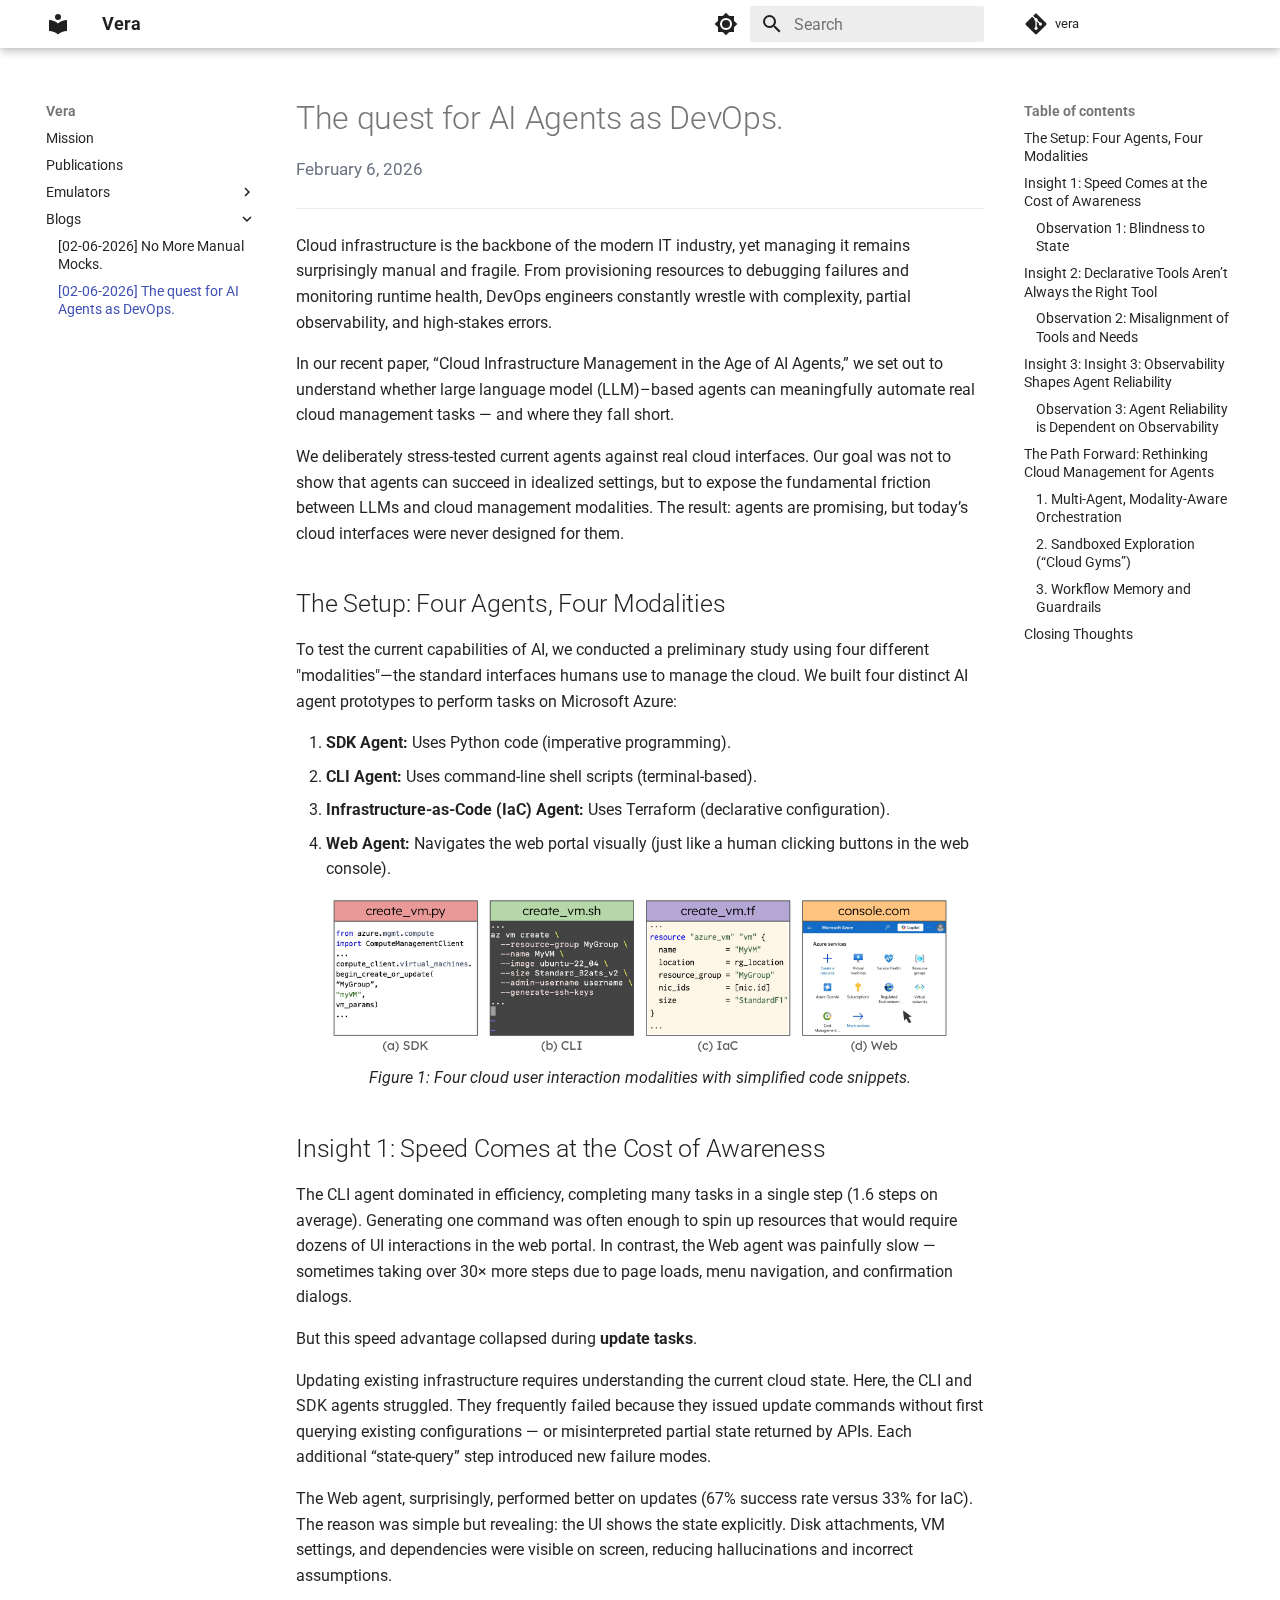
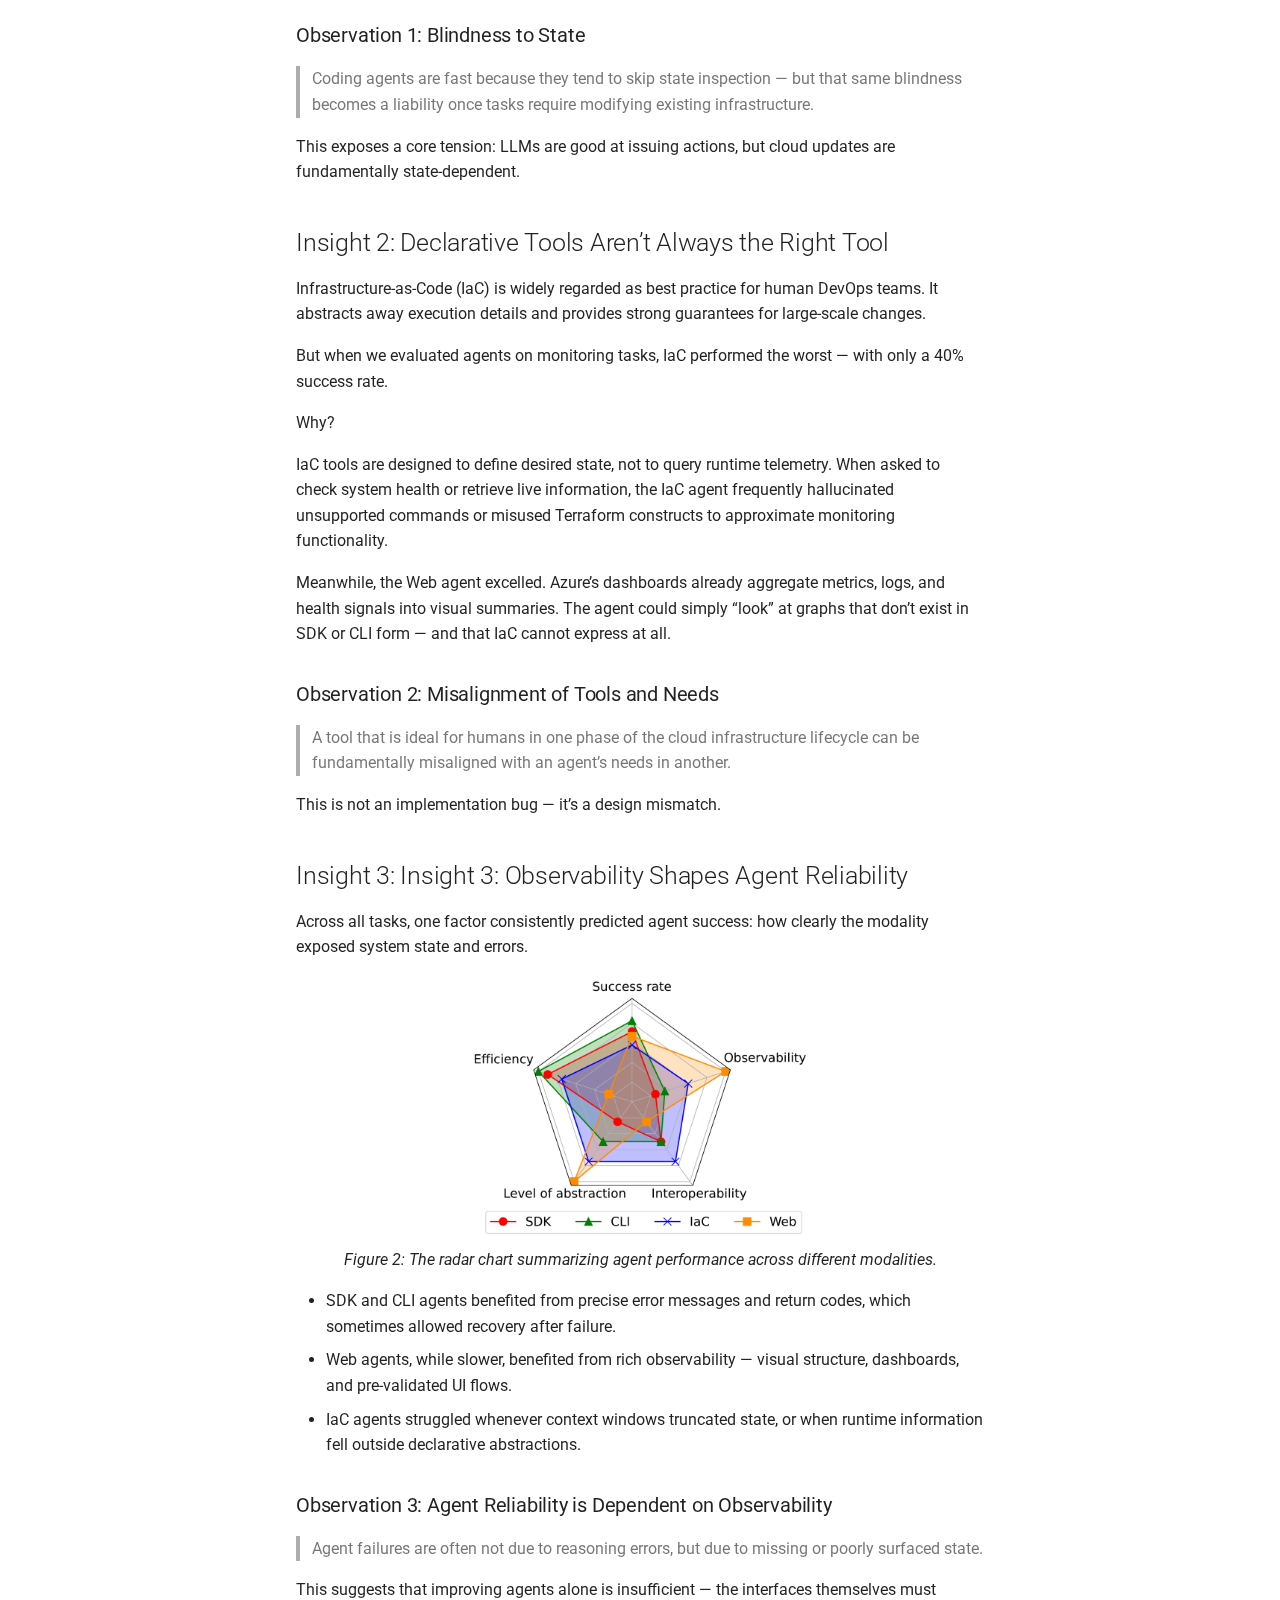
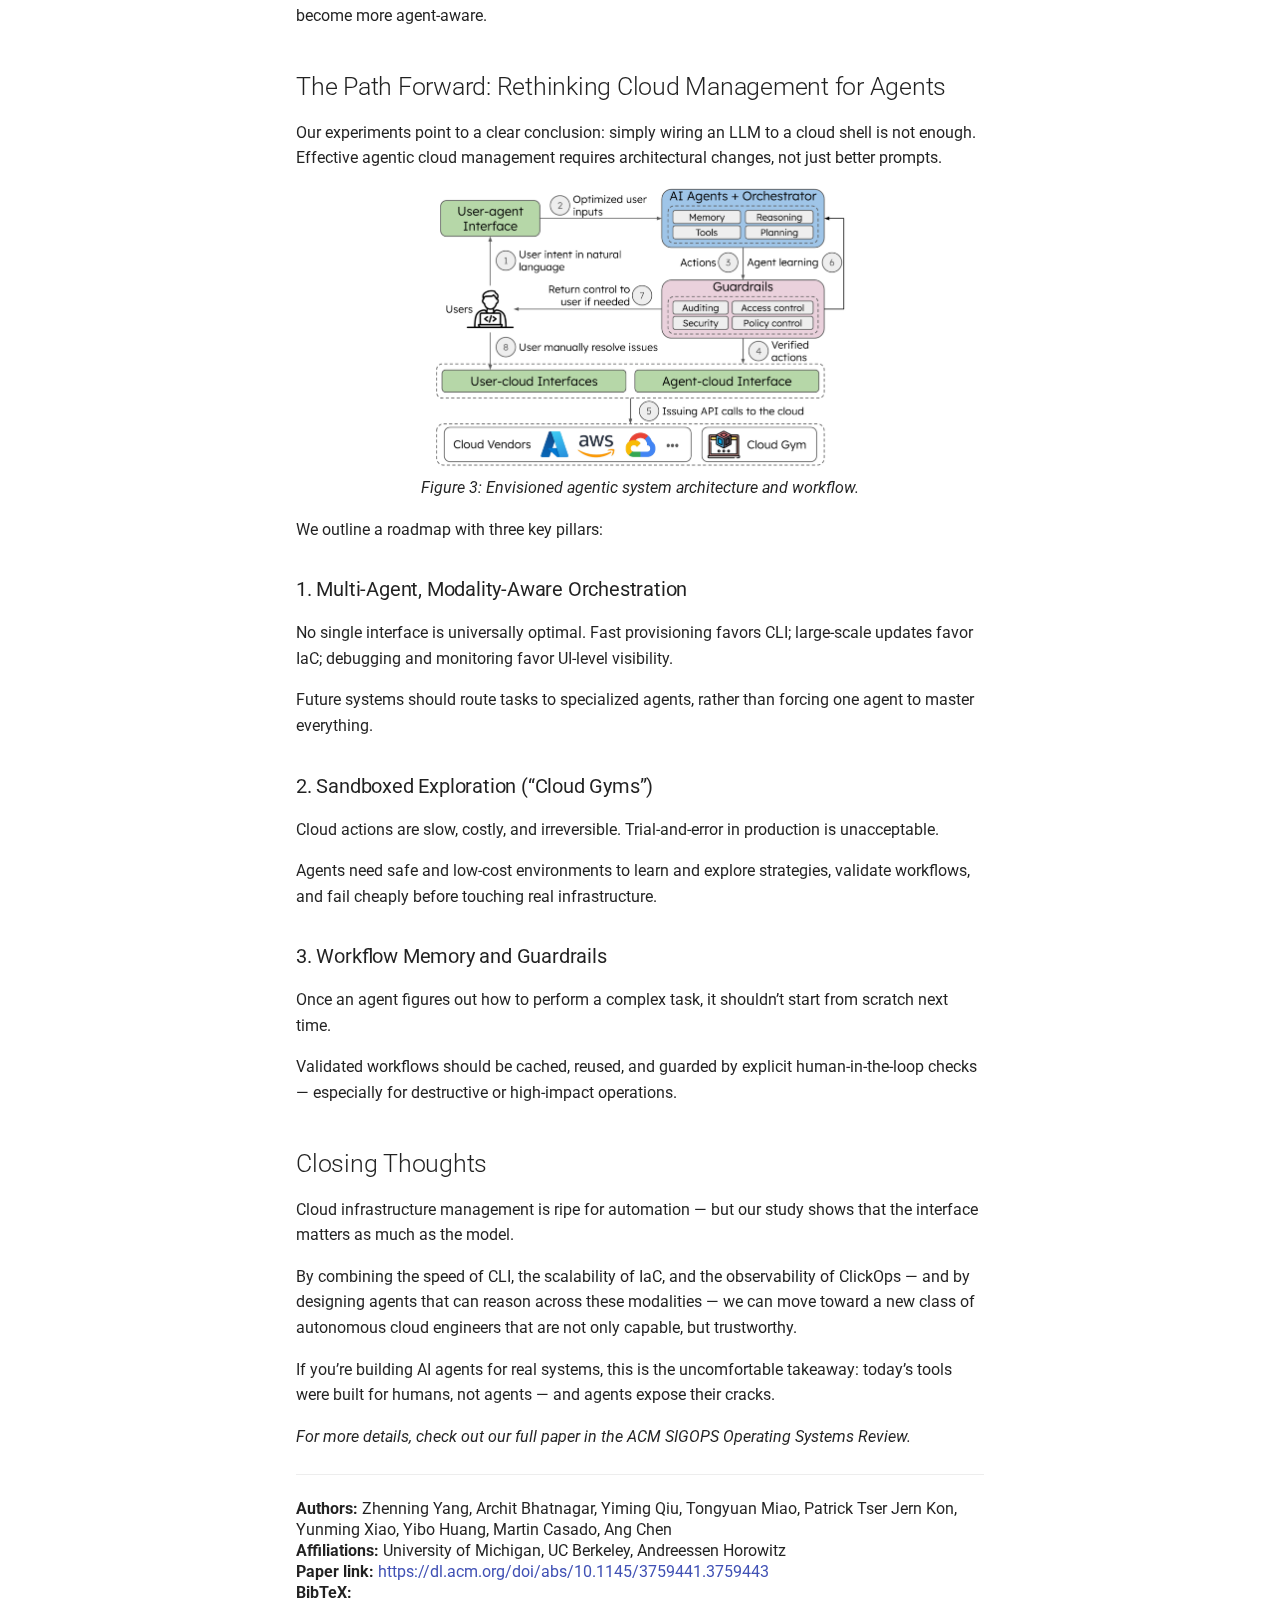
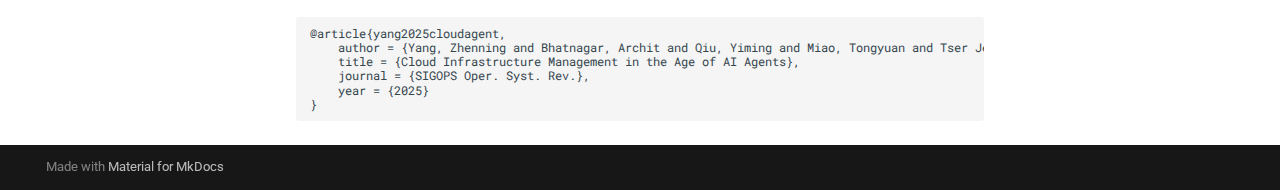
<file: blogs/cloudagent/cloudagent/index.html>
<!doctype html>
<html lang="en" class="no-js">
  <head>
    
      <meta charset="utf-8">
      <meta name="viewport" content="width=device-width,initial-scale=1">
      
      
      
      
        <link rel="prev" href="../../cloudemu/cloudemu/">
      
      
      
        
      
      
      <link rel="icon" href="../../../assets/images/favicon.png">
      <meta name="generator" content="mkdocs-1.6.1, mkdocs-material-9.7.1">
    
    
      
        <title>[02-06-2026] The quest for AI Agents as DevOps. - Vera</title>
      
    
    
      <link rel="stylesheet" href="../../../assets/stylesheets/main.484c7ddc.min.css">
      
        
        <link rel="stylesheet" href="../../../assets/stylesheets/palette.ab4e12ef.min.css">
      
      


    
    
      
    
    
      
        
        
        <link rel="preconnect" href="https://fonts.gstatic.com" crossorigin>
        <link rel="stylesheet" href="https://fonts.googleapis.com/css?family=Roboto:300,300i,400,400i,700,700i%7CRoboto+Mono:400,400i,700,700i&display=fallback">
        <style>:root{--md-text-font:"Roboto";--md-code-font:"Roboto Mono"}</style>
      
    
    
    <script>__md_scope=new URL("../../..",location),__md_hash=e=>[...e].reduce(((e,_)=>(e<<5)-e+_.charCodeAt(0)),0),__md_get=(e,_=localStorage,t=__md_scope)=>JSON.parse(_.getItem(t.pathname+"."+e)),__md_set=(e,_,t=localStorage,a=__md_scope)=>{try{t.setItem(a.pathname+"."+e,JSON.stringify(_))}catch(e){}}</script>
    
      

    
    
  </head>
  
  
    
    
      
    
    
    
    
    <body dir="ltr" data-md-color-scheme="default" data-md-color-primary="white" data-md-color-accent="black">
  
    
    <input class="md-toggle" data-md-toggle="drawer" type="checkbox" id="__drawer" autocomplete="off">
    <input class="md-toggle" data-md-toggle="search" type="checkbox" id="__search" autocomplete="off">
    <label class="md-overlay" for="__drawer"></label>
    <div data-md-component="skip">
      
        
        <a href="#the-quest-for-ai-agents-as-devops" class="md-skip">
          Skip to content
        </a>
      
    </div>
    <div data-md-component="announce">
      
    </div>
    
    
      

  

<header class="md-header md-header--shadow" data-md-component="header">
  <nav class="md-header__inner md-grid" aria-label="Header">
    <a href="../../.." title="Vera" class="md-header__button md-logo" aria-label="Vera" data-md-component="logo">
      
  
  <svg xmlns="http://www.w3.org/2000/svg" viewBox="0 0 24 24"><path d="M12 8a3 3 0 0 0 3-3 3 3 0 0 0-3-3 3 3 0 0 0-3 3 3 3 0 0 0 3 3m0 3.54C9.64 9.35 6.5 8 3 8v11c3.5 0 6.64 1.35 9 3.54 2.36-2.19 5.5-3.54 9-3.54V8c-3.5 0-6.64 1.35-9 3.54"/></svg>

    </a>
    <label class="md-header__button md-icon" for="__drawer">
      
      <svg xmlns="http://www.w3.org/2000/svg" viewBox="0 0 24 24"><path d="M3 6h18v2H3zm0 5h18v2H3zm0 5h18v2H3z"/></svg>
    </label>
    <div class="md-header__title" data-md-component="header-title">
      <div class="md-header__ellipsis">
        <div class="md-header__topic">
          <span class="md-ellipsis">
            Vera
          </span>
        </div>
        <div class="md-header__topic" data-md-component="header-topic">
          <span class="md-ellipsis">
            
              [02-06-2026] The quest for AI Agents as DevOps.
            
          </span>
        </div>
      </div>
    </div>
    
      
        <form class="md-header__option" data-md-component="palette">
  
    
    
    
    <input class="md-option" data-md-color-media="" data-md-color-scheme="default" data-md-color-primary="white" data-md-color-accent="black"  aria-label="Switch to dark mode"  type="radio" name="__palette" id="__palette_0">
    
      <label class="md-header__button md-icon" title="Switch to dark mode" for="__palette_1" hidden>
        <svg xmlns="http://www.w3.org/2000/svg" viewBox="0 0 24 24"><path d="M12 8a4 4 0 0 0-4 4 4 4 0 0 0 4 4 4 4 0 0 0 4-4 4 4 0 0 0-4-4m0 10a6 6 0 0 1-6-6 6 6 0 0 1 6-6 6 6 0 0 1 6 6 6 6 0 0 1-6 6m8-9.31V4h-4.69L12 .69 8.69 4H4v4.69L.69 12 4 15.31V20h4.69L12 23.31 15.31 20H20v-4.69L23.31 12z"/></svg>
      </label>
    
  
    
    
    
    <input class="md-option" data-md-color-media="" data-md-color-scheme="slate" data-md-color-primary="black" data-md-color-accent="white"  aria-label="Switch to light mode"  type="radio" name="__palette" id="__palette_1">
    
      <label class="md-header__button md-icon" title="Switch to light mode" for="__palette_0" hidden>
        <svg xmlns="http://www.w3.org/2000/svg" viewBox="0 0 24 24"><path d="M12 18c-.89 0-1.74-.2-2.5-.55C11.56 16.5 13 14.42 13 12s-1.44-4.5-3.5-5.45C10.26 6.2 11.11 6 12 6a6 6 0 0 1 6 6 6 6 0 0 1-6 6m8-9.31V4h-4.69L12 .69 8.69 4H4v4.69L.69 12 4 15.31V20h4.69L12 23.31 15.31 20H20v-4.69L23.31 12z"/></svg>
      </label>
    
  
</form>
      
    
    
      <script>var palette=__md_get("__palette");if(palette&&palette.color){if("(prefers-color-scheme)"===palette.color.media){var media=matchMedia("(prefers-color-scheme: light)"),input=document.querySelector(media.matches?"[data-md-color-media='(prefers-color-scheme: light)']":"[data-md-color-media='(prefers-color-scheme: dark)']");palette.color.media=input.getAttribute("data-md-color-media"),palette.color.scheme=input.getAttribute("data-md-color-scheme"),palette.color.primary=input.getAttribute("data-md-color-primary"),palette.color.accent=input.getAttribute("data-md-color-accent")}for(var[key,value]of Object.entries(palette.color))document.body.setAttribute("data-md-color-"+key,value)}</script>
    
    
    
      
      
        <label class="md-header__button md-icon" for="__search">
          
          <svg xmlns="http://www.w3.org/2000/svg" viewBox="0 0 24 24"><path d="M9.5 3A6.5 6.5 0 0 1 16 9.5c0 1.61-.59 3.09-1.56 4.23l.27.27h.79l5 5-1.5 1.5-5-5v-.79l-.27-.27A6.52 6.52 0 0 1 9.5 16 6.5 6.5 0 0 1 3 9.5 6.5 6.5 0 0 1 9.5 3m0 2C7 5 5 7 5 9.5S7 14 9.5 14 14 12 14 9.5 12 5 9.5 5"/></svg>
        </label>
        <div class="md-search" data-md-component="search" role="dialog">
  <label class="md-search__overlay" for="__search"></label>
  <div class="md-search__inner" role="search">
    <form class="md-search__form" name="search">
      <input type="text" class="md-search__input" name="query" aria-label="Search" placeholder="Search" autocapitalize="off" autocorrect="off" autocomplete="off" spellcheck="false" data-md-component="search-query" required>
      <label class="md-search__icon md-icon" for="__search">
        
        <svg xmlns="http://www.w3.org/2000/svg" viewBox="0 0 24 24"><path d="M9.5 3A6.5 6.5 0 0 1 16 9.5c0 1.61-.59 3.09-1.56 4.23l.27.27h.79l5 5-1.5 1.5-5-5v-.79l-.27-.27A6.52 6.52 0 0 1 9.5 16 6.5 6.5 0 0 1 3 9.5 6.5 6.5 0 0 1 9.5 3m0 2C7 5 5 7 5 9.5S7 14 9.5 14 14 12 14 9.5 12 5 9.5 5"/></svg>
        
        <svg xmlns="http://www.w3.org/2000/svg" viewBox="0 0 24 24"><path d="M20 11v2H8l5.5 5.5-1.42 1.42L4.16 12l7.92-7.92L13.5 5.5 8 11z"/></svg>
      </label>
      <nav class="md-search__options" aria-label="Search">
        
        <button type="reset" class="md-search__icon md-icon" title="Clear" aria-label="Clear" tabindex="-1">
          
          <svg xmlns="http://www.w3.org/2000/svg" viewBox="0 0 24 24"><path d="M19 6.41 17.59 5 12 10.59 6.41 5 5 6.41 10.59 12 5 17.59 6.41 19 12 13.41 17.59 19 19 17.59 13.41 12z"/></svg>
        </button>
      </nav>
      
    </form>
    <div class="md-search__output">
      <div class="md-search__scrollwrap" tabindex="0" data-md-scrollfix>
        <div class="md-search-result" data-md-component="search-result">
          <div class="md-search-result__meta">
            Initializing search
          </div>
          <ol class="md-search-result__list" role="presentation"></ol>
        </div>
      </div>
    </div>
  </div>
</div>
      
    
    
      <div class="md-header__source">
        <a href="https://github.com/project-vera/vera" title="Go to repository" class="md-source" data-md-component="source">
  <div class="md-source__icon md-icon">
    
    <svg xmlns="http://www.w3.org/2000/svg" viewBox="0 0 448 512"><!--! Font Awesome Free 7.1.0 by @fontawesome - https://fontawesome.com License - https://fontawesome.com/license/free (Icons: CC BY 4.0, Fonts: SIL OFL 1.1, Code: MIT License) Copyright 2025 Fonticons, Inc.--><path d="M439.6 236.1 244 40.5c-5.4-5.5-12.8-8.5-20.4-8.5s-15 3-20.4 8.4L162.5 81l51.5 51.5c27.1-9.1 52.7 16.8 43.4 43.7l49.7 49.7c34.2-11.8 61.2 31 35.5 56.7-26.5 26.5-70.2-2.9-56-37.3L240.3 199v121.9c25.3 12.5 22.3 41.8 9.1 55-6.4 6.4-15.2 10.1-24.3 10.1s-17.8-3.6-24.3-10.1c-17.6-17.6-11.1-46.9 11.2-56v-123c-20.8-8.5-24.6-30.7-18.6-45L142.6 101 8.5 235.1C3 240.6 0 247.9 0 255.5s3 15 8.5 20.4l195.6 195.7c5.4 5.4 12.7 8.4 20.4 8.4s15-3 20.4-8.4l194.7-194.7c5.4-5.4 8.4-12.8 8.4-20.4s-3-15-8.4-20.4"/></svg>
  </div>
  <div class="md-source__repository">
    vera
  </div>
</a>
      </div>
    
  </nav>
  
</header>
    
    <div class="md-container" data-md-component="container">
      
      
        
          
        
      
      <main class="md-main" data-md-component="main">
        <div class="md-main__inner md-grid">
          
            
              
              <div class="md-sidebar md-sidebar--primary" data-md-component="sidebar" data-md-type="navigation" >
                <div class="md-sidebar__scrollwrap">
                  <div class="md-sidebar__inner">
                    



<nav class="md-nav md-nav--primary" aria-label="Navigation" data-md-level="0">
  <label class="md-nav__title" for="__drawer">
    <a href="../../.." title="Vera" class="md-nav__button md-logo" aria-label="Vera" data-md-component="logo">
      
  
  <svg xmlns="http://www.w3.org/2000/svg" viewBox="0 0 24 24"><path d="M12 8a3 3 0 0 0 3-3 3 3 0 0 0-3-3 3 3 0 0 0-3 3 3 3 0 0 0 3 3m0 3.54C9.64 9.35 6.5 8 3 8v11c3.5 0 6.64 1.35 9 3.54 2.36-2.19 5.5-3.54 9-3.54V8c-3.5 0-6.64 1.35-9 3.54"/></svg>

    </a>
    Vera
  </label>
  
    <div class="md-nav__source">
      <a href="https://github.com/project-vera/vera" title="Go to repository" class="md-source" data-md-component="source">
  <div class="md-source__icon md-icon">
    
    <svg xmlns="http://www.w3.org/2000/svg" viewBox="0 0 448 512"><!--! Font Awesome Free 7.1.0 by @fontawesome - https://fontawesome.com License - https://fontawesome.com/license/free (Icons: CC BY 4.0, Fonts: SIL OFL 1.1, Code: MIT License) Copyright 2025 Fonticons, Inc.--><path d="M439.6 236.1 244 40.5c-5.4-5.5-12.8-8.5-20.4-8.5s-15 3-20.4 8.4L162.5 81l51.5 51.5c27.1-9.1 52.7 16.8 43.4 43.7l49.7 49.7c34.2-11.8 61.2 31 35.5 56.7-26.5 26.5-70.2-2.9-56-37.3L240.3 199v121.9c25.3 12.5 22.3 41.8 9.1 55-6.4 6.4-15.2 10.1-24.3 10.1s-17.8-3.6-24.3-10.1c-17.6-17.6-11.1-46.9 11.2-56v-123c-20.8-8.5-24.6-30.7-18.6-45L142.6 101 8.5 235.1C3 240.6 0 247.9 0 255.5s3 15 8.5 20.4l195.6 195.7c5.4 5.4 12.7 8.4 20.4 8.4s15-3 20.4-8.4l194.7-194.7c5.4-5.4 8.4-12.8 8.4-20.4s-3-15-8.4-20.4"/></svg>
  </div>
  <div class="md-source__repository">
    vera
  </div>
</a>
    </div>
  
  <ul class="md-nav__list" data-md-scrollfix>
    
      
      
  
  
  
  
    <li class="md-nav__item">
      <a href="../../.." class="md-nav__link">
        
  
  
  <span class="md-ellipsis">
    
  
    Mission
  

    
  </span>
  
  

      </a>
    </li>
  

    
      
      
  
  
  
  
    <li class="md-nav__item">
      <a href="../../../pubs/pubs/" class="md-nav__link">
        
  
  
  <span class="md-ellipsis">
    
  
    Publications
  

    
  </span>
  
  

      </a>
    </li>
  

    
      
      
  
  
  
  
    
    
    
    
    
    <li class="md-nav__item md-nav__item--nested">
      
        
        
        <input class="md-nav__toggle md-toggle " type="checkbox" id="__nav_3" >
        
          
          <label class="md-nav__link" for="__nav_3" id="__nav_3_label" tabindex="0">
            
  
  
  <span class="md-ellipsis">
    
  
    Emulators
  

    
  </span>
  
  

            <span class="md-nav__icon md-icon"></span>
          </label>
        
        <nav class="md-nav" data-md-level="1" aria-labelledby="__nav_3_label" aria-expanded="false">
          <label class="md-nav__title" for="__nav_3">
            <span class="md-nav__icon md-icon"></span>
            
  
    Emulators
  

          </label>
          <ul class="md-nav__list" data-md-scrollfix>
            
              
                
  
  
  
  
    <li class="md-nav__item">
      <a href="../../../vera-aws/" class="md-nav__link">
        
  
  
  <span class="md-ellipsis">
    
  
    Amazon EC2 Emulator
  

    
  </span>
  
  

      </a>
    </li>
  

              
            
              
                
  
  
  
  
    <li class="md-nav__item">
      <a href="../../../vera-gcp/" class="md-nav__link">
        
  
  
  <span class="md-ellipsis">
    
  
    Google Compute Engine
  

    
  </span>
  
  

      </a>
    </li>
  

              
            
          </ul>
        </nav>
      
    </li>
  

    
      
      
  
  
    
  
  
  
    
    
    
    
    
    <li class="md-nav__item md-nav__item--active md-nav__item--nested">
      
        
        
        <input class="md-nav__toggle md-toggle " type="checkbox" id="__nav_4" checked>
        
          
          <label class="md-nav__link" for="__nav_4" id="__nav_4_label" tabindex="0">
            
  
  
  <span class="md-ellipsis">
    
  
    Blogs
  

    
  </span>
  
  

            <span class="md-nav__icon md-icon"></span>
          </label>
        
        <nav class="md-nav" data-md-level="1" aria-labelledby="__nav_4_label" aria-expanded="true">
          <label class="md-nav__title" for="__nav_4">
            <span class="md-nav__icon md-icon"></span>
            
  
    Blogs
  

          </label>
          <ul class="md-nav__list" data-md-scrollfix>
            
              
                
  
  
  
  
    <li class="md-nav__item">
      <a href="../../cloudemu/cloudemu/" class="md-nav__link">
        
  
  
  <span class="md-ellipsis">
    
  
    [02-06-2026] No More Manual Mocks.
  

    
  </span>
  
  

      </a>
    </li>
  

              
            
              
                
  
  
    
  
  
  
    <li class="md-nav__item md-nav__item--active">
      
      <input class="md-nav__toggle md-toggle" type="checkbox" id="__toc">
      
      
        
      
      
        <label class="md-nav__link md-nav__link--active" for="__toc">
          
  
  
  <span class="md-ellipsis">
    
  
    [02-06-2026] The quest for AI Agents as DevOps.
  

    
  </span>
  
  

          <span class="md-nav__icon md-icon"></span>
        </label>
      
      <a href="./" class="md-nav__link md-nav__link--active">
        
  
  
  <span class="md-ellipsis">
    
  
    [02-06-2026] The quest for AI Agents as DevOps.
  

    
  </span>
  
  

      </a>
      
        

<nav class="md-nav md-nav--secondary" aria-label="Table of contents">
  
  
  
    
  
  
    <label class="md-nav__title" for="__toc">
      <span class="md-nav__icon md-icon"></span>
      Table of contents
    </label>
    <ul class="md-nav__list" data-md-component="toc" data-md-scrollfix>
      
        <li class="md-nav__item">
  <a href="#the-setup-four-agents-four-modalities" class="md-nav__link">
    <span class="md-ellipsis">
      
        The Setup: Four Agents, Four Modalities
      
    </span>
  </a>
  
</li>
      
        <li class="md-nav__item">
  <a href="#insight-1-speed-comes-at-the-cost-of-awareness" class="md-nav__link">
    <span class="md-ellipsis">
      
        Insight 1: Speed Comes at the Cost of Awareness
      
    </span>
  </a>
  
    <nav class="md-nav" aria-label="Insight 1: Speed Comes at the Cost of Awareness">
      <ul class="md-nav__list">
        
          <li class="md-nav__item">
  <a href="#observation-1-blindness-to-state" class="md-nav__link">
    <span class="md-ellipsis">
      
        Observation 1: Blindness to State
      
    </span>
  </a>
  
</li>
        
      </ul>
    </nav>
  
</li>
      
        <li class="md-nav__item">
  <a href="#insight-2-declarative-tools-arent-always-the-right-tool" class="md-nav__link">
    <span class="md-ellipsis">
      
        Insight 2: Declarative Tools Aren’t Always the Right Tool
      
    </span>
  </a>
  
    <nav class="md-nav" aria-label="Insight 2: Declarative Tools Aren’t Always the Right Tool">
      <ul class="md-nav__list">
        
          <li class="md-nav__item">
  <a href="#observation-2-misalignment-of-tools-and-needs" class="md-nav__link">
    <span class="md-ellipsis">
      
        Observation 2: Misalignment of Tools and Needs
      
    </span>
  </a>
  
</li>
        
      </ul>
    </nav>
  
</li>
      
        <li class="md-nav__item">
  <a href="#insight-3-insight-3-observability-shapes-agent-reliability" class="md-nav__link">
    <span class="md-ellipsis">
      
        Insight 3: Insight 3: Observability Shapes Agent Reliability
      
    </span>
  </a>
  
    <nav class="md-nav" aria-label="Insight 3: Insight 3: Observability Shapes Agent Reliability">
      <ul class="md-nav__list">
        
          <li class="md-nav__item">
  <a href="#observation-3-agent-reliability-is-dependent-on-observability" class="md-nav__link">
    <span class="md-ellipsis">
      
        Observation 3: Agent Reliability is Dependent on Observability
      
    </span>
  </a>
  
</li>
        
      </ul>
    </nav>
  
</li>
      
        <li class="md-nav__item">
  <a href="#the-path-forward-rethinking-cloud-management-for-agents" class="md-nav__link">
    <span class="md-ellipsis">
      
        The Path Forward: Rethinking Cloud Management for Agents
      
    </span>
  </a>
  
    <nav class="md-nav" aria-label="The Path Forward: Rethinking Cloud Management for Agents">
      <ul class="md-nav__list">
        
          <li class="md-nav__item">
  <a href="#1-multi-agent-modality-aware-orchestration" class="md-nav__link">
    <span class="md-ellipsis">
      
        1. Multi-Agent, Modality-Aware Orchestration
      
    </span>
  </a>
  
</li>
        
          <li class="md-nav__item">
  <a href="#2-sandboxed-exploration-cloud-gyms" class="md-nav__link">
    <span class="md-ellipsis">
      
        2. Sandboxed Exploration (“Cloud Gyms”)
      
    </span>
  </a>
  
</li>
        
          <li class="md-nav__item">
  <a href="#3-workflow-memory-and-guardrails" class="md-nav__link">
    <span class="md-ellipsis">
      
        3. Workflow Memory and Guardrails
      
    </span>
  </a>
  
</li>
        
      </ul>
    </nav>
  
</li>
      
        <li class="md-nav__item">
  <a href="#closing-thoughts" class="md-nav__link">
    <span class="md-ellipsis">
      
        Closing Thoughts
      
    </span>
  </a>
  
</li>
      
    </ul>
  
</nav>
      
    </li>
  

              
            
          </ul>
        </nav>
      
    </li>
  

    
  </ul>
</nav>
                  </div>
                </div>
              </div>
            
            
              
              <div class="md-sidebar md-sidebar--secondary" data-md-component="sidebar" data-md-type="toc" >
                <div class="md-sidebar__scrollwrap">
                  <div class="md-sidebar__inner">
                    

<nav class="md-nav md-nav--secondary" aria-label="Table of contents">
  
  
  
    
  
  
    <label class="md-nav__title" for="__toc">
      <span class="md-nav__icon md-icon"></span>
      Table of contents
    </label>
    <ul class="md-nav__list" data-md-component="toc" data-md-scrollfix>
      
        <li class="md-nav__item">
  <a href="#the-setup-four-agents-four-modalities" class="md-nav__link">
    <span class="md-ellipsis">
      
        The Setup: Four Agents, Four Modalities
      
    </span>
  </a>
  
</li>
      
        <li class="md-nav__item">
  <a href="#insight-1-speed-comes-at-the-cost-of-awareness" class="md-nav__link">
    <span class="md-ellipsis">
      
        Insight 1: Speed Comes at the Cost of Awareness
      
    </span>
  </a>
  
    <nav class="md-nav" aria-label="Insight 1: Speed Comes at the Cost of Awareness">
      <ul class="md-nav__list">
        
          <li class="md-nav__item">
  <a href="#observation-1-blindness-to-state" class="md-nav__link">
    <span class="md-ellipsis">
      
        Observation 1: Blindness to State
      
    </span>
  </a>
  
</li>
        
      </ul>
    </nav>
  
</li>
      
        <li class="md-nav__item">
  <a href="#insight-2-declarative-tools-arent-always-the-right-tool" class="md-nav__link">
    <span class="md-ellipsis">
      
        Insight 2: Declarative Tools Aren’t Always the Right Tool
      
    </span>
  </a>
  
    <nav class="md-nav" aria-label="Insight 2: Declarative Tools Aren’t Always the Right Tool">
      <ul class="md-nav__list">
        
          <li class="md-nav__item">
  <a href="#observation-2-misalignment-of-tools-and-needs" class="md-nav__link">
    <span class="md-ellipsis">
      
        Observation 2: Misalignment of Tools and Needs
      
    </span>
  </a>
  
</li>
        
      </ul>
    </nav>
  
</li>
      
        <li class="md-nav__item">
  <a href="#insight-3-insight-3-observability-shapes-agent-reliability" class="md-nav__link">
    <span class="md-ellipsis">
      
        Insight 3: Insight 3: Observability Shapes Agent Reliability
      
    </span>
  </a>
  
    <nav class="md-nav" aria-label="Insight 3: Insight 3: Observability Shapes Agent Reliability">
      <ul class="md-nav__list">
        
          <li class="md-nav__item">
  <a href="#observation-3-agent-reliability-is-dependent-on-observability" class="md-nav__link">
    <span class="md-ellipsis">
      
        Observation 3: Agent Reliability is Dependent on Observability
      
    </span>
  </a>
  
</li>
        
      </ul>
    </nav>
  
</li>
      
        <li class="md-nav__item">
  <a href="#the-path-forward-rethinking-cloud-management-for-agents" class="md-nav__link">
    <span class="md-ellipsis">
      
        The Path Forward: Rethinking Cloud Management for Agents
      
    </span>
  </a>
  
    <nav class="md-nav" aria-label="The Path Forward: Rethinking Cloud Management for Agents">
      <ul class="md-nav__list">
        
          <li class="md-nav__item">
  <a href="#1-multi-agent-modality-aware-orchestration" class="md-nav__link">
    <span class="md-ellipsis">
      
        1. Multi-Agent, Modality-Aware Orchestration
      
    </span>
  </a>
  
</li>
        
          <li class="md-nav__item">
  <a href="#2-sandboxed-exploration-cloud-gyms" class="md-nav__link">
    <span class="md-ellipsis">
      
        2. Sandboxed Exploration (“Cloud Gyms”)
      
    </span>
  </a>
  
</li>
        
          <li class="md-nav__item">
  <a href="#3-workflow-memory-and-guardrails" class="md-nav__link">
    <span class="md-ellipsis">
      
        3. Workflow Memory and Guardrails
      
    </span>
  </a>
  
</li>
        
      </ul>
    </nav>
  
</li>
      
        <li class="md-nav__item">
  <a href="#closing-thoughts" class="md-nav__link">
    <span class="md-ellipsis">
      
        Closing Thoughts
      
    </span>
  </a>
  
</li>
      
    </ul>
  
</nav>
                  </div>
                </div>
              </div>
            
          
          
            <div class="md-content" data-md-component="content">
              
              <article class="md-content__inner md-typeset">
                
                  


  
  


<h1 id="the-quest-for-ai-agents-as-devops">The quest for AI Agents as DevOps.</h1>
<div style="margin-top: -1.2rem; margin-bottom: 1rem; font-size: 0.85rem; color: #6b7280;">
  February 6, 2026
</div>

<hr />
<p>Cloud infrastructure is the backbone of the modern IT industry, yet managing it remains surprisingly manual and fragile. From provisioning resources to debugging failures and monitoring runtime health, DevOps engineers constantly wrestle with complexity, partial observability, and high-stakes errors.</p>
<p>In our recent paper, “Cloud Infrastructure Management in the Age of AI Agents,” we set out to understand whether large language model (LLM)–based agents can meaningfully automate real cloud management tasks — and where they fall short. </p>
<p>We deliberately stress-tested current agents against real cloud interfaces. Our goal was not to show that agents can succeed in idealized settings, but to expose the fundamental friction between LLMs and cloud management modalities. The result: agents are promising, but today’s cloud interfaces were never designed for them.</p>
<h2 id="the-setup-four-agents-four-modalities">The Setup: Four Agents, Four Modalities</h2>
<p>To test the current capabilities of AI, we conducted a preliminary study using four different "modalities"—the standard interfaces humans use to manage the cloud. We built four distinct AI agent prototypes to perform tasks on Microsoft Azure:</p>
<ol>
<li><strong>SDK Agent:</strong> Uses Python code (imperative programming).</li>
<li><strong>CLI Agent:</strong> Uses command-line shell scripts (terminal-based).</li>
<li><strong>Infrastructure-as-Code (IaC) Agent:</strong> Uses Terraform (declarative configuration).</li>
<li><strong>Web Agent:</strong> Navigates the web portal visually (just like a human clicking buttons in the web console).</li>
</ol>
<p align="center">
  <img src="../pics/four_modals.png-1.png" width="90%">
  <br>
  <em>Figure 1: Four cloud user interaction modalities with simplified code snippets.</em>
</p>

<h2 id="insight-1-speed-comes-at-the-cost-of-awareness">Insight 1: Speed Comes at the Cost of Awareness</h2>
<p>The CLI agent dominated in efficiency, completing many tasks in a single step (1.6 steps on average). Generating one command was often enough to spin up resources that would require dozens of UI interactions in the web portal. In contrast, the Web agent was painfully slow — sometimes taking over 30× more steps due to page loads, menu navigation, and confirmation dialogs.</p>
<p>But this speed advantage collapsed during <strong>update tasks</strong>.</p>
<p>Updating existing infrastructure requires understanding the current cloud state. Here, the CLI and SDK agents struggled. They frequently failed because they issued update commands without first querying existing configurations — or misinterpreted partial state returned by APIs. Each additional “state-query” step introduced new failure modes.</p>
<p>The Web agent, surprisingly, performed better on updates (67% success rate versus 33% for IaC). The reason was simple but revealing: the UI shows the state explicitly. Disk attachments, VM settings, and dependencies were visible on screen, reducing hallucinations and incorrect assumptions.</p>
<h3 id="observation-1-blindness-to-state">Observation 1: Blindness to State</h3>
<blockquote>
<p>Coding agents are fast because they tend to skip state inspection — but that same blindness becomes a liability once tasks require modifying existing infrastructure.</p>
</blockquote>
<p>This exposes a core tension: LLMs are good at issuing actions, but cloud updates are fundamentally state-dependent.</p>
<h2 id="insight-2-declarative-tools-arent-always-the-right-tool">Insight 2: Declarative Tools Aren’t Always the Right Tool</h2>
<p>Infrastructure-as-Code (IaC) is widely regarded as best practice for human DevOps teams. It abstracts away execution details and provides strong guarantees for large-scale changes.</p>
<p>But when we evaluated agents on monitoring tasks, IaC performed the worst — with only a 40% success rate.</p>
<p>Why?</p>
<p>IaC tools are designed to define desired state, not to query runtime telemetry. When asked to check system health or retrieve live information, the IaC agent frequently hallucinated unsupported commands or misused Terraform constructs to approximate monitoring functionality.</p>
<p>Meanwhile, the Web agent excelled. Azure’s dashboards already aggregate metrics, logs, and health signals into visual summaries. The agent could simply “look” at graphs that don’t exist in SDK or CLI form — and that IaC cannot express at all.</p>
<h3 id="observation-2-misalignment-of-tools-and-needs">Observation 2: Misalignment of Tools and Needs</h3>
<blockquote>
<p>A tool that is ideal for humans in one phase of the cloud infrastructure lifecycle can be fundamentally misaligned with an agent’s needs in another.</p>
</blockquote>
<p>This is not an implementation bug — it’s a design mismatch.</p>
<h2 id="insight-3-insight-3-observability-shapes-agent-reliability">Insight 3: Insight 3: Observability Shapes Agent Reliability</h2>
<p>Across all tasks, one factor consistently predicted agent success: how clearly the modality exposed system state and errors.</p>
<p align="center">
  <img src="../pics/radarV3.png-1.png" width="50%">
  <br>
  <em>Figure 2: The radar chart summarizing agent performance across different modalities.</em>
</p>

<ul>
<li>SDK and CLI agents benefited from precise error messages and return codes, which sometimes allowed recovery after failure.</li>
<li>Web agents, while slower, benefited from rich observability — visual structure, dashboards, and pre-validated UI flows.</li>
<li>IaC agents struggled whenever context windows truncated state, or when runtime information fell outside declarative abstractions.</li>
</ul>
<h3 id="observation-3-agent-reliability-is-dependent-on-observability">Observation 3: Agent Reliability is Dependent on Observability</h3>
<blockquote>
<p>Agent failures are often not due to reasoning errors, but due to missing or poorly surfaced state.</p>
</blockquote>
<p>This suggests that improving agents alone is insufficient — the interfaces themselves must become more agent-aware.</p>
<h2 id="the-path-forward-rethinking-cloud-management-for-agents">The Path Forward: Rethinking Cloud Management for Agents</h2>
<p>Our experiments point to a clear conclusion: simply wiring an LLM to a cloud shell is not enough. Effective agentic cloud management requires architectural changes, not just better prompts.</p>
<p align="center">
  <img src="../pics/future_figv5.png-1.png" width="60%">
  <br>
  <em>Figure 3: Envisioned agentic system architecture and workflow.</em>
</p>

<p>We outline a roadmap with three key pillars:</p>
<h3 id="1-multi-agent-modality-aware-orchestration">1. Multi-Agent, Modality-Aware Orchestration</h3>
<p>No single interface is universally optimal. Fast provisioning favors CLI; large-scale updates favor IaC; debugging and monitoring favor UI-level visibility.</p>
<p>Future systems should route tasks to specialized agents, rather than forcing one agent to master everything.</p>
<h3 id="2-sandboxed-exploration-cloud-gyms">2. Sandboxed Exploration (“Cloud Gyms”)</h3>
<p>Cloud actions are slow, costly, and irreversible. Trial-and-error in production is unacceptable.</p>
<p>Agents need safe and low-cost environments to learn and explore strategies, validate workflows, and fail cheaply before touching real infrastructure.</p>
<h3 id="3-workflow-memory-and-guardrails">3. Workflow Memory and Guardrails</h3>
<p>Once an agent figures out how to perform a complex task, it shouldn’t start from scratch next time.</p>
<p>Validated workflows should be cached, reused, and guarded by explicit human-in-the-loop checks — especially for destructive or high-impact operations.</p>
<h2 id="closing-thoughts">Closing Thoughts</h2>
<p>Cloud infrastructure management is ripe for automation — but our study shows that the interface matters as much as the model.</p>
<p>By combining the speed of CLI, the scalability of IaC, and the observability of ClickOps — and by designing agents that can reason across these modalities — we can move toward a new class of autonomous cloud engineers that are not only capable, but trustworthy.</p>
<p>If you’re building AI agents for real systems, this is the uncomfortable takeaway:
today’s tools were built for humans, not agents — and agents expose their cracks.</p>
<p><em>For more details, check out our full paper in the ACM SIGOPS Operating Systems Review.</em></p>
<hr />
<div style="margin: 0.6rem 0; font-size: 0.8rem; line-height: 1.3;">
  <div>
    <strong>Authors:</strong>
    Zhenning Yang, Archit Bhatnagar, Yiming Qiu, Tongyuan Miao, Patrick Tser Jern Kon, Yunming Xiao, Yibo Huang, Martin Casado, Ang Chen
  </div>
  <div>
    <strong>Affiliations:</strong>
    University of Michigan, UC Berkeley, Andreessen Horowitz
  </div>
  <div>
    <strong>Paper link:</strong>
    <a href="https://dl.acm.org/doi/abs/10.1145/3759441.3759443" target="_blank" rel="noopener noreferrer">
      https://dl.acm.org/doi/abs/10.1145/3759441.3759443
    </a>
  </div>
  <div>
    <strong>BibTeX:</strong>
  </div>
<pre style="
/* padding: 0.4rem 0.5rem; */
font-size: 0.7rem;
line-height: 1.2;
border-radius: 3px;
overflow-x: auto;">
<code>@article{yang2025cloudagent,
    author = {Yang, Zhenning and Bhatnagar, Archit and Qiu, Yiming and Miao, Tongyuan and Tser Jern Kon, Patrick and Xiao, Yunming and Huang, Yibo and Casado, Martin and Chen, Ang},
    title = {Cloud Infrastructure Management in the Age of AI Agents},
    journal = {SIGOPS Oper. Syst. Rev.},
    year = {2025}
}</code></pre>
</div>












                
              </article>
            </div>
          
          
<script>var target=document.getElementById(location.hash.slice(1));target&&target.name&&(target.checked=target.name.startsWith("__tabbed_"))</script>
        </div>
        
      </main>
      
        <footer class="md-footer">
  
  <div class="md-footer-meta md-typeset">
    <div class="md-footer-meta__inner md-grid">
      <div class="md-copyright">
  
  
    Made with
    <a href="https://squidfunk.github.io/mkdocs-material/" target="_blank" rel="noopener">
      Material for MkDocs
    </a>
  
</div>
      
    </div>
  </div>
</footer>
      
    </div>
    <div class="md-dialog" data-md-component="dialog">
      <div class="md-dialog__inner md-typeset"></div>
    </div>
    
    
    
      
      
      <script id="__config" type="application/json">{"annotate": null, "base": "../../..", "features": [], "search": "../../../assets/javascripts/workers/search.2c215733.min.js", "tags": null, "translations": {"clipboard.copied": "Copied to clipboard", "clipboard.copy": "Copy to clipboard", "search.result.more.one": "1 more on this page", "search.result.more.other": "# more on this page", "search.result.none": "No matching documents", "search.result.one": "1 matching document", "search.result.other": "# matching documents", "search.result.placeholder": "Type to start searching", "search.result.term.missing": "Missing", "select.version": "Select version"}, "version": null}</script>
    
    
      <script src="../../../assets/javascripts/bundle.79ae519e.min.js"></script>
      
    
  </body>
</html>
</file>
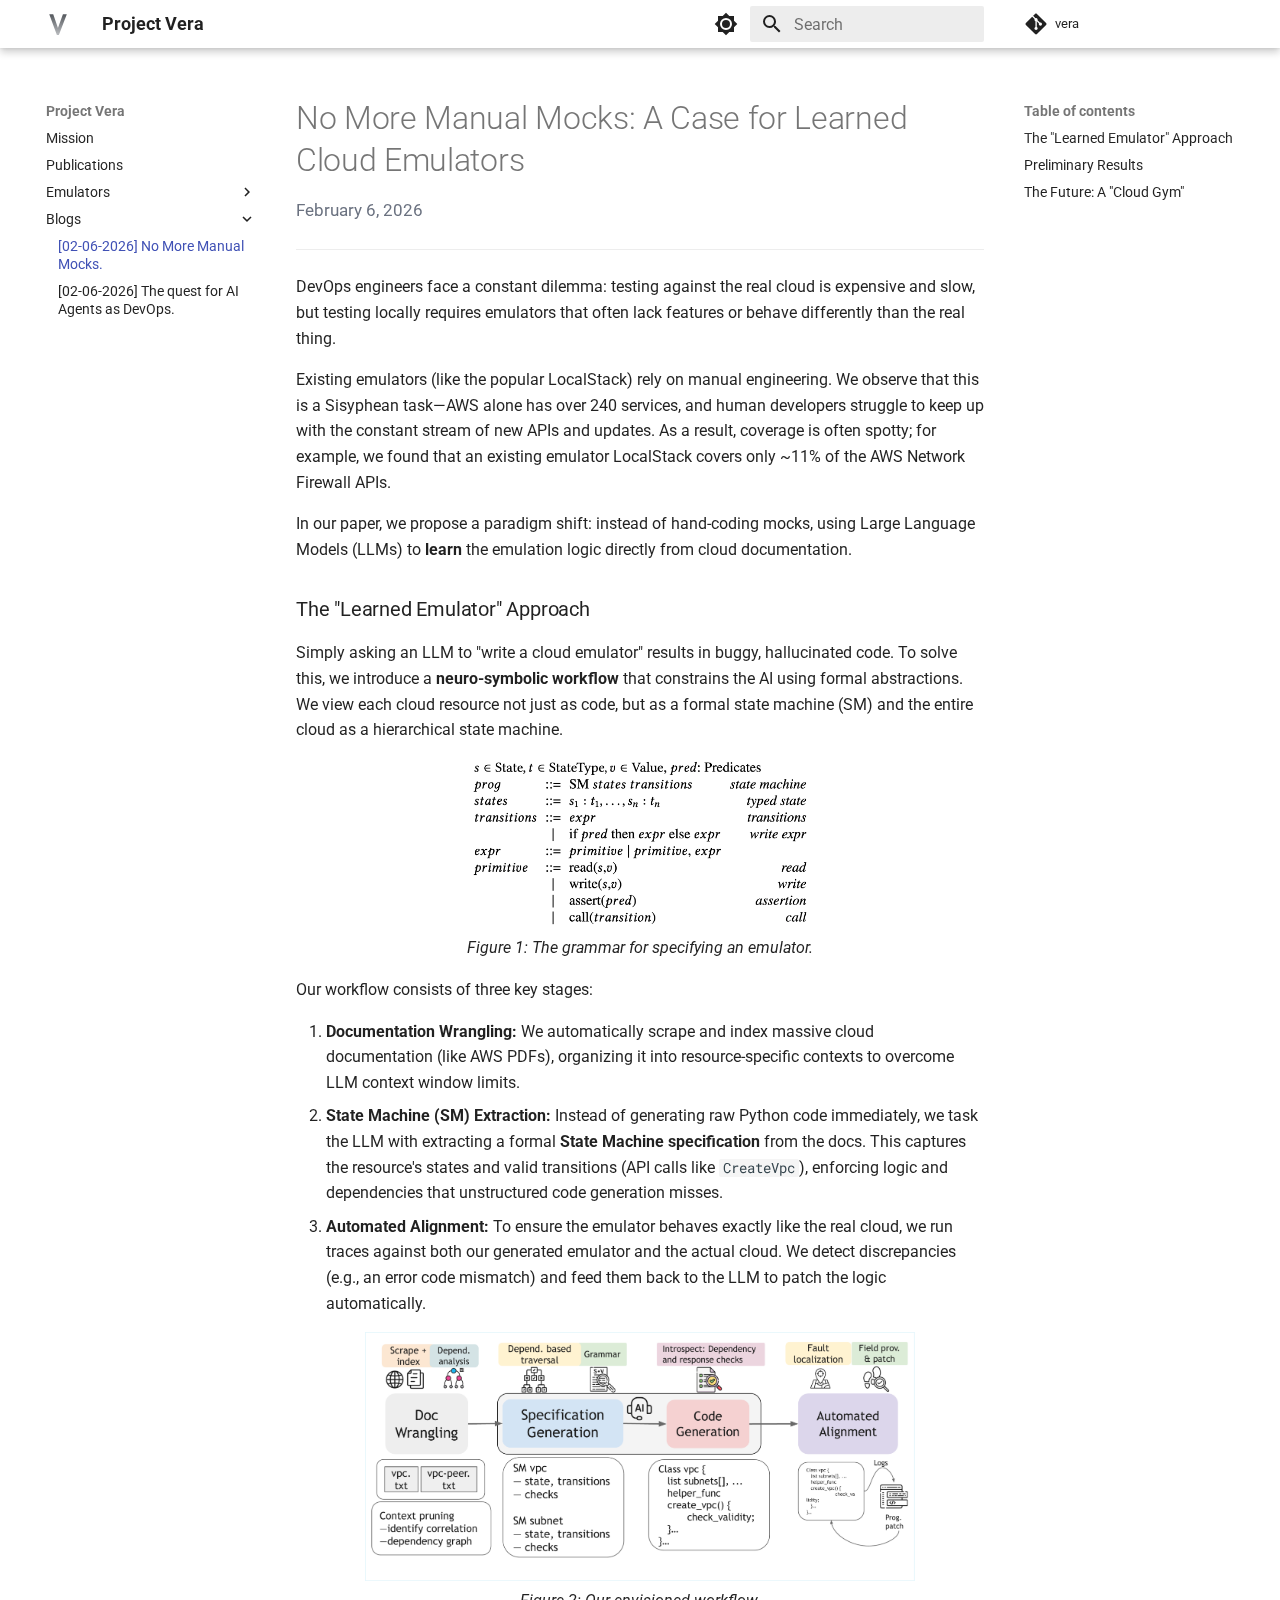
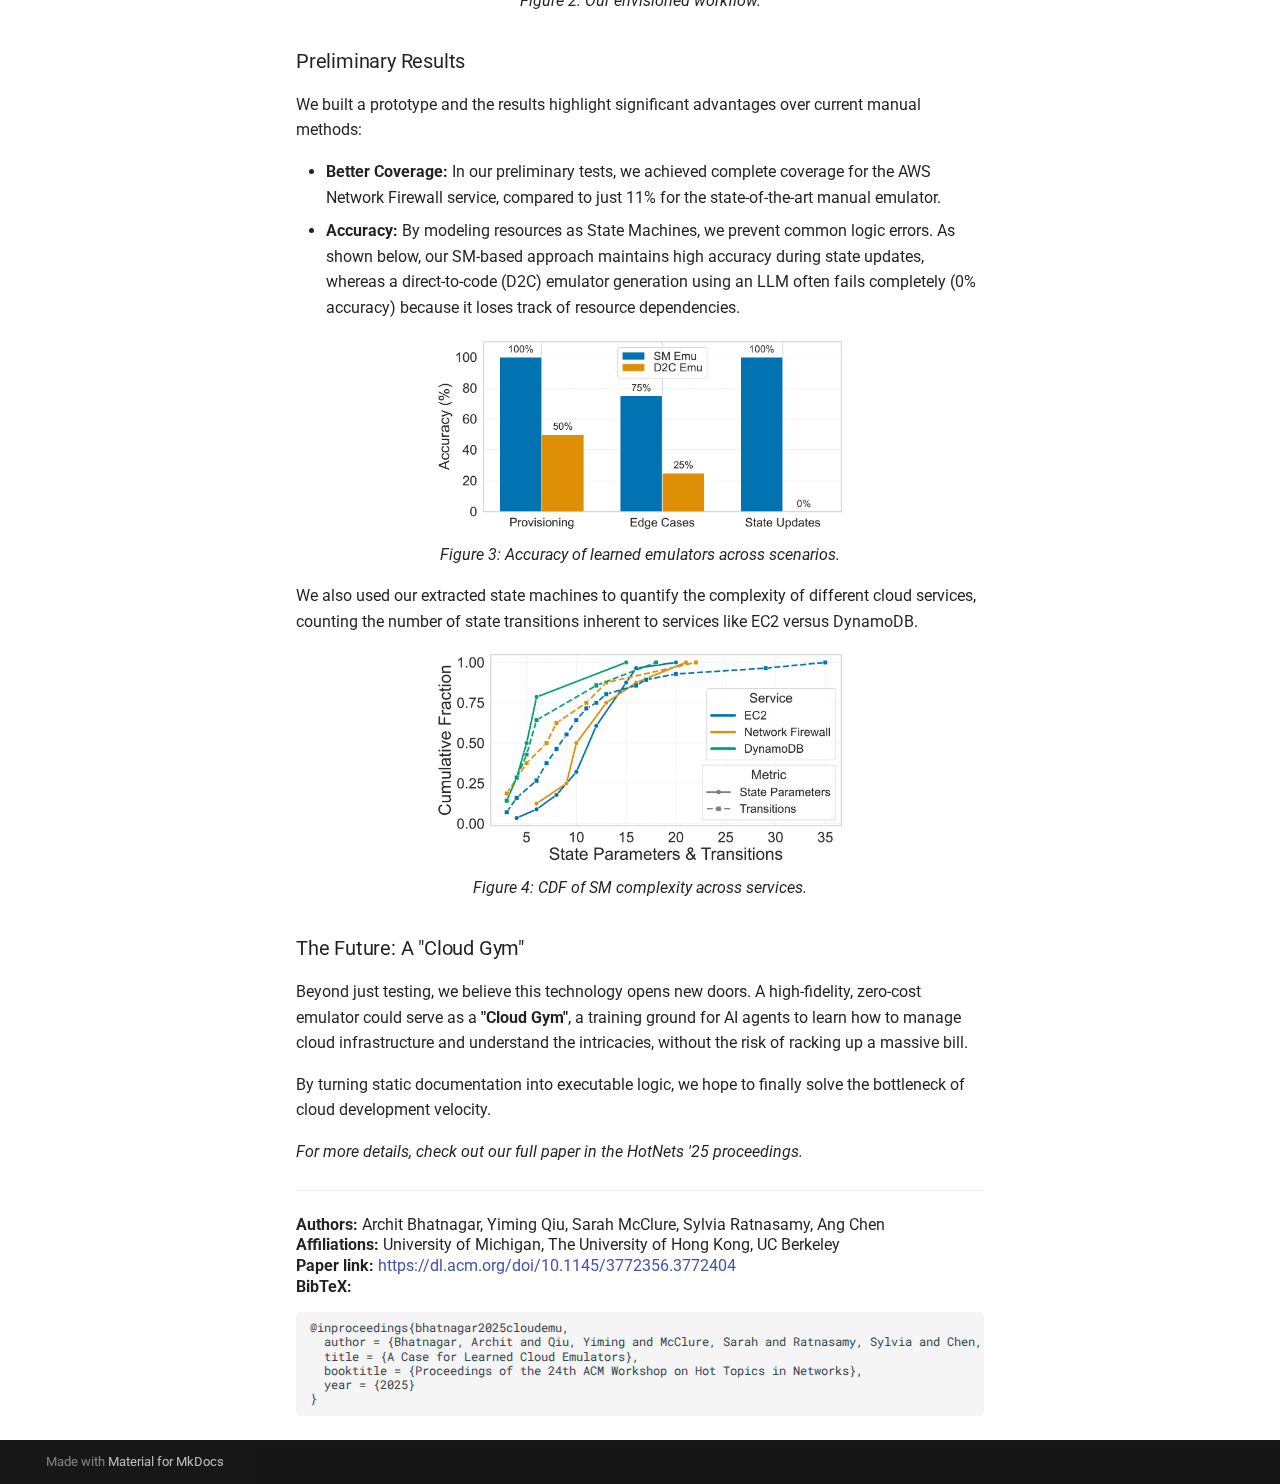
<file: blogs/cloudemu/cloudemu/index.html>
<!doctype html>
<html lang="en" class="no-js">
  <head>
    
      <meta charset="utf-8">
      <meta name="viewport" content="width=device-width,initial-scale=1">
      
      
      
      
        <link rel="prev" href="../../../vera-gcp/">
      
      
        <link rel="next" href="../../cloudagent/cloudagent/">
      
      
        
      
      
      <link rel="icon" href="../../../assets/images/icon3-3.svg">
      <meta name="generator" content="mkdocs-1.6.1, mkdocs-material-9.7.1">
    
    
      
        <title>[02-06-2026] No More Manual Mocks. - Project Vera</title>
      
    
    
      <link rel="stylesheet" href="../../../assets/stylesheets/main.484c7ddc.min.css">
      
        
        <link rel="stylesheet" href="../../../assets/stylesheets/palette.ab4e12ef.min.css">
      
      


    
    
      
    
    
      
        
        
        <link rel="preconnect" href="https://fonts.gstatic.com" crossorigin>
        <link rel="stylesheet" href="https://fonts.googleapis.com/css?family=Roboto:300,300i,400,400i,700,700i%7CRoboto+Mono:400,400i,700,700i&display=fallback">
        <style>:root{--md-text-font:"Roboto";--md-code-font:"Roboto Mono"}</style>
      
    
    
    <script>__md_scope=new URL("../../..",location),__md_hash=e=>[...e].reduce(((e,_)=>(e<<5)-e+_.charCodeAt(0)),0),__md_get=(e,_=localStorage,t=__md_scope)=>JSON.parse(_.getItem(t.pathname+"."+e)),__md_set=(e,_,t=localStorage,a=__md_scope)=>{try{t.setItem(a.pathname+"."+e,JSON.stringify(_))}catch(e){}}</script>
    
      

    
    
  </head>
  
  
    
    
      
    
    
    
    
    <body dir="ltr" data-md-color-scheme="default" data-md-color-primary="white" data-md-color-accent="black">
  
    
    <input class="md-toggle" data-md-toggle="drawer" type="checkbox" id="__drawer" autocomplete="off">
    <input class="md-toggle" data-md-toggle="search" type="checkbox" id="__search" autocomplete="off">
    <label class="md-overlay" for="__drawer"></label>
    <div data-md-component="skip">
      
        
        <a href="#no-more-manual-mocks-a-case-for-learned-cloud-emulators" class="md-skip">
          Skip to content
        </a>
      
    </div>
    <div data-md-component="announce">
      
    </div>
    
    
      

  

<header class="md-header md-header--shadow" data-md-component="header">
  <nav class="md-header__inner md-grid" aria-label="Header">
    <a href="../../.." title="Project Vera" class="md-header__button md-logo" aria-label="Project Vera" data-md-component="logo">
      
  <img src="../../../assets/images/icon3-3.svg" alt="logo">

    </a>
    <label class="md-header__button md-icon" for="__drawer">
      
      <svg xmlns="http://www.w3.org/2000/svg" viewBox="0 0 24 24"><path d="M3 6h18v2H3zm0 5h18v2H3zm0 5h18v2H3z"/></svg>
    </label>
    <div class="md-header__title" data-md-component="header-title">
      <div class="md-header__ellipsis">
        <div class="md-header__topic">
          <span class="md-ellipsis">
            Project Vera
          </span>
        </div>
        <div class="md-header__topic" data-md-component="header-topic">
          <span class="md-ellipsis">
            
              [02-06-2026] No More Manual Mocks.
            
          </span>
        </div>
      </div>
    </div>
    
      
        <form class="md-header__option" data-md-component="palette">
  
    
    
    
    <input class="md-option" data-md-color-media="" data-md-color-scheme="default" data-md-color-primary="white" data-md-color-accent="black"  aria-label="Switch to dark mode"  type="radio" name="__palette" id="__palette_0">
    
      <label class="md-header__button md-icon" title="Switch to dark mode" for="__palette_1" hidden>
        <svg xmlns="http://www.w3.org/2000/svg" viewBox="0 0 24 24"><path d="M12 8a4 4 0 0 0-4 4 4 4 0 0 0 4 4 4 4 0 0 0 4-4 4 4 0 0 0-4-4m0 10a6 6 0 0 1-6-6 6 6 0 0 1 6-6 6 6 0 0 1 6 6 6 6 0 0 1-6 6m8-9.31V4h-4.69L12 .69 8.69 4H4v4.69L.69 12 4 15.31V20h4.69L12 23.31 15.31 20H20v-4.69L23.31 12z"/></svg>
      </label>
    
  
    
    
    
    <input class="md-option" data-md-color-media="" data-md-color-scheme="slate" data-md-color-primary="black" data-md-color-accent="white"  aria-label="Switch to light mode"  type="radio" name="__palette" id="__palette_1">
    
      <label class="md-header__button md-icon" title="Switch to light mode" for="__palette_0" hidden>
        <svg xmlns="http://www.w3.org/2000/svg" viewBox="0 0 24 24"><path d="M12 18c-.89 0-1.74-.2-2.5-.55C11.56 16.5 13 14.42 13 12s-1.44-4.5-3.5-5.45C10.26 6.2 11.11 6 12 6a6 6 0 0 1 6 6 6 6 0 0 1-6 6m8-9.31V4h-4.69L12 .69 8.69 4H4v4.69L.69 12 4 15.31V20h4.69L12 23.31 15.31 20H20v-4.69L23.31 12z"/></svg>
      </label>
    
  
</form>
      
    
    
      <script>var palette=__md_get("__palette");if(palette&&palette.color){if("(prefers-color-scheme)"===palette.color.media){var media=matchMedia("(prefers-color-scheme: light)"),input=document.querySelector(media.matches?"[data-md-color-media='(prefers-color-scheme: light)']":"[data-md-color-media='(prefers-color-scheme: dark)']");palette.color.media=input.getAttribute("data-md-color-media"),palette.color.scheme=input.getAttribute("data-md-color-scheme"),palette.color.primary=input.getAttribute("data-md-color-primary"),palette.color.accent=input.getAttribute("data-md-color-accent")}for(var[key,value]of Object.entries(palette.color))document.body.setAttribute("data-md-color-"+key,value)}</script>
    
    
    
      
      
        <label class="md-header__button md-icon" for="__search">
          
          <svg xmlns="http://www.w3.org/2000/svg" viewBox="0 0 24 24"><path d="M9.5 3A6.5 6.5 0 0 1 16 9.5c0 1.61-.59 3.09-1.56 4.23l.27.27h.79l5 5-1.5 1.5-5-5v-.79l-.27-.27A6.52 6.52 0 0 1 9.5 16 6.5 6.5 0 0 1 3 9.5 6.5 6.5 0 0 1 9.5 3m0 2C7 5 5 7 5 9.5S7 14 9.5 14 14 12 14 9.5 12 5 9.5 5"/></svg>
        </label>
        <div class="md-search" data-md-component="search" role="dialog">
  <label class="md-search__overlay" for="__search"></label>
  <div class="md-search__inner" role="search">
    <form class="md-search__form" name="search">
      <input type="text" class="md-search__input" name="query" aria-label="Search" placeholder="Search" autocapitalize="off" autocorrect="off" autocomplete="off" spellcheck="false" data-md-component="search-query" required>
      <label class="md-search__icon md-icon" for="__search">
        
        <svg xmlns="http://www.w3.org/2000/svg" viewBox="0 0 24 24"><path d="M9.5 3A6.5 6.5 0 0 1 16 9.5c0 1.61-.59 3.09-1.56 4.23l.27.27h.79l5 5-1.5 1.5-5-5v-.79l-.27-.27A6.52 6.52 0 0 1 9.5 16 6.5 6.5 0 0 1 3 9.5 6.5 6.5 0 0 1 9.5 3m0 2C7 5 5 7 5 9.5S7 14 9.5 14 14 12 14 9.5 12 5 9.5 5"/></svg>
        
        <svg xmlns="http://www.w3.org/2000/svg" viewBox="0 0 24 24"><path d="M20 11v2H8l5.5 5.5-1.42 1.42L4.16 12l7.92-7.92L13.5 5.5 8 11z"/></svg>
      </label>
      <nav class="md-search__options" aria-label="Search">
        
        <button type="reset" class="md-search__icon md-icon" title="Clear" aria-label="Clear" tabindex="-1">
          
          <svg xmlns="http://www.w3.org/2000/svg" viewBox="0 0 24 24"><path d="M19 6.41 17.59 5 12 10.59 6.41 5 5 6.41 10.59 12 5 17.59 6.41 19 12 13.41 17.59 19 19 17.59 13.41 12z"/></svg>
        </button>
      </nav>
      
    </form>
    <div class="md-search__output">
      <div class="md-search__scrollwrap" tabindex="0" data-md-scrollfix>
        <div class="md-search-result" data-md-component="search-result">
          <div class="md-search-result__meta">
            Initializing search
          </div>
          <ol class="md-search-result__list" role="presentation"></ol>
        </div>
      </div>
    </div>
  </div>
</div>
      
    
    
      <div class="md-header__source">
        <a href="https://github.com/project-vera/vera" title="Go to repository" class="md-source" data-md-component="source">
  <div class="md-source__icon md-icon">
    
    <svg xmlns="http://www.w3.org/2000/svg" viewBox="0 0 448 512"><!--! Font Awesome Free 7.1.0 by @fontawesome - https://fontawesome.com License - https://fontawesome.com/license/free (Icons: CC BY 4.0, Fonts: SIL OFL 1.1, Code: MIT License) Copyright 2025 Fonticons, Inc.--><path d="M439.6 236.1 244 40.5c-5.4-5.5-12.8-8.5-20.4-8.5s-15 3-20.4 8.4L162.5 81l51.5 51.5c27.1-9.1 52.7 16.8 43.4 43.7l49.7 49.7c34.2-11.8 61.2 31 35.5 56.7-26.5 26.5-70.2-2.9-56-37.3L240.3 199v121.9c25.3 12.5 22.3 41.8 9.1 55-6.4 6.4-15.2 10.1-24.3 10.1s-17.8-3.6-24.3-10.1c-17.6-17.6-11.1-46.9 11.2-56v-123c-20.8-8.5-24.6-30.7-18.6-45L142.6 101 8.5 235.1C3 240.6 0 247.9 0 255.5s3 15 8.5 20.4l195.6 195.7c5.4 5.4 12.7 8.4 20.4 8.4s15-3 20.4-8.4l194.7-194.7c5.4-5.4 8.4-12.8 8.4-20.4s-3-15-8.4-20.4"/></svg>
  </div>
  <div class="md-source__repository">
    vera
  </div>
</a>
      </div>
    
  </nav>
  
</header>
    
    <div class="md-container" data-md-component="container">
      
      
        
          
        
      
      <main class="md-main" data-md-component="main">
        <div class="md-main__inner md-grid">
          
            
              
              <div class="md-sidebar md-sidebar--primary" data-md-component="sidebar" data-md-type="navigation" >
                <div class="md-sidebar__scrollwrap">
                  <div class="md-sidebar__inner">
                    



<nav class="md-nav md-nav--primary" aria-label="Navigation" data-md-level="0">
  <label class="md-nav__title" for="__drawer">
    <a href="../../.." title="Project Vera" class="md-nav__button md-logo" aria-label="Project Vera" data-md-component="logo">
      
  <img src="../../../assets/images/icon3-3.svg" alt="logo">

    </a>
    Project Vera
  </label>
  
    <div class="md-nav__source">
      <a href="https://github.com/project-vera/vera" title="Go to repository" class="md-source" data-md-component="source">
  <div class="md-source__icon md-icon">
    
    <svg xmlns="http://www.w3.org/2000/svg" viewBox="0 0 448 512"><!--! Font Awesome Free 7.1.0 by @fontawesome - https://fontawesome.com License - https://fontawesome.com/license/free (Icons: CC BY 4.0, Fonts: SIL OFL 1.1, Code: MIT License) Copyright 2025 Fonticons, Inc.--><path d="M439.6 236.1 244 40.5c-5.4-5.5-12.8-8.5-20.4-8.5s-15 3-20.4 8.4L162.5 81l51.5 51.5c27.1-9.1 52.7 16.8 43.4 43.7l49.7 49.7c34.2-11.8 61.2 31 35.5 56.7-26.5 26.5-70.2-2.9-56-37.3L240.3 199v121.9c25.3 12.5 22.3 41.8 9.1 55-6.4 6.4-15.2 10.1-24.3 10.1s-17.8-3.6-24.3-10.1c-17.6-17.6-11.1-46.9 11.2-56v-123c-20.8-8.5-24.6-30.7-18.6-45L142.6 101 8.5 235.1C3 240.6 0 247.9 0 255.5s3 15 8.5 20.4l195.6 195.7c5.4 5.4 12.7 8.4 20.4 8.4s15-3 20.4-8.4l194.7-194.7c5.4-5.4 8.4-12.8 8.4-20.4s-3-15-8.4-20.4"/></svg>
  </div>
  <div class="md-source__repository">
    vera
  </div>
</a>
    </div>
  
  <ul class="md-nav__list" data-md-scrollfix>
    
      
      
  
  
  
  
    <li class="md-nav__item">
      <a href="../../.." class="md-nav__link">
        
  
  
  <span class="md-ellipsis">
    
  
    Mission
  

    
  </span>
  
  

      </a>
    </li>
  

    
      
      
  
  
  
  
    <li class="md-nav__item">
      <a href="../../../pubs/pubs/" class="md-nav__link">
        
  
  
  <span class="md-ellipsis">
    
  
    Publications
  

    
  </span>
  
  

      </a>
    </li>
  

    
      
      
  
  
  
  
    
    
    
    
    
    <li class="md-nav__item md-nav__item--nested">
      
        
        
        <input class="md-nav__toggle md-toggle " type="checkbox" id="__nav_3" >
        
          
          <label class="md-nav__link" for="__nav_3" id="__nav_3_label" tabindex="0">
            
  
  
  <span class="md-ellipsis">
    
  
    Emulators
  

    
  </span>
  
  

            <span class="md-nav__icon md-icon"></span>
          </label>
        
        <nav class="md-nav" data-md-level="1" aria-labelledby="__nav_3_label" aria-expanded="false">
          <label class="md-nav__title" for="__nav_3">
            <span class="md-nav__icon md-icon"></span>
            
  
    Emulators
  

          </label>
          <ul class="md-nav__list" data-md-scrollfix>
            
              
                
  
  
  
  
    <li class="md-nav__item">
      <a href="../../../vera-aws/" class="md-nav__link">
        
  
  
  <span class="md-ellipsis">
    
  
    Amazon EC2 Emulator
  

    
  </span>
  
  

      </a>
    </li>
  

              
            
              
                
  
  
  
  
    <li class="md-nav__item">
      <a href="../../../vera-gcp/" class="md-nav__link">
        
  
  
  <span class="md-ellipsis">
    
  
    Google Compute Engine
  

    
  </span>
  
  

      </a>
    </li>
  

              
            
          </ul>
        </nav>
      
    </li>
  

    
      
      
  
  
    
  
  
  
    
    
    
    
    
    <li class="md-nav__item md-nav__item--active md-nav__item--nested">
      
        
        
        <input class="md-nav__toggle md-toggle " type="checkbox" id="__nav_4" checked>
        
          
          <label class="md-nav__link" for="__nav_4" id="__nav_4_label" tabindex="0">
            
  
  
  <span class="md-ellipsis">
    
  
    Blogs
  

    
  </span>
  
  

            <span class="md-nav__icon md-icon"></span>
          </label>
        
        <nav class="md-nav" data-md-level="1" aria-labelledby="__nav_4_label" aria-expanded="true">
          <label class="md-nav__title" for="__nav_4">
            <span class="md-nav__icon md-icon"></span>
            
  
    Blogs
  

          </label>
          <ul class="md-nav__list" data-md-scrollfix>
            
              
                
  
  
    
  
  
  
    <li class="md-nav__item md-nav__item--active">
      
      <input class="md-nav__toggle md-toggle" type="checkbox" id="__toc">
      
      
        
      
      
        <label class="md-nav__link md-nav__link--active" for="__toc">
          
  
  
  <span class="md-ellipsis">
    
  
    [02-06-2026] No More Manual Mocks.
  

    
  </span>
  
  

          <span class="md-nav__icon md-icon"></span>
        </label>
      
      <a href="./" class="md-nav__link md-nav__link--active">
        
  
  
  <span class="md-ellipsis">
    
  
    [02-06-2026] No More Manual Mocks.
  

    
  </span>
  
  

      </a>
      
        

<nav class="md-nav md-nav--secondary" aria-label="Table of contents">
  
  
  
    
  
  
    <label class="md-nav__title" for="__toc">
      <span class="md-nav__icon md-icon"></span>
      Table of contents
    </label>
    <ul class="md-nav__list" data-md-component="toc" data-md-scrollfix>
      
        <li class="md-nav__item">
  <a href="#the-learned-emulator-approach" class="md-nav__link">
    <span class="md-ellipsis">
      
        The "Learned Emulator" Approach
      
    </span>
  </a>
  
</li>
      
        <li class="md-nav__item">
  <a href="#preliminary-results" class="md-nav__link">
    <span class="md-ellipsis">
      
        Preliminary Results
      
    </span>
  </a>
  
</li>
      
        <li class="md-nav__item">
  <a href="#the-future-a-cloud-gym" class="md-nav__link">
    <span class="md-ellipsis">
      
        The Future: A "Cloud Gym"
      
    </span>
  </a>
  
</li>
      
    </ul>
  
</nav>
      
    </li>
  

              
            
              
                
  
  
  
  
    <li class="md-nav__item">
      <a href="../../cloudagent/cloudagent/" class="md-nav__link">
        
  
  
  <span class="md-ellipsis">
    
  
    [02-06-2026] The quest for AI Agents as DevOps.
  

    
  </span>
  
  

      </a>
    </li>
  

              
            
          </ul>
        </nav>
      
    </li>
  

    
  </ul>
</nav>
                  </div>
                </div>
              </div>
            
            
              
              <div class="md-sidebar md-sidebar--secondary" data-md-component="sidebar" data-md-type="toc" >
                <div class="md-sidebar__scrollwrap">
                  <div class="md-sidebar__inner">
                    

<nav class="md-nav md-nav--secondary" aria-label="Table of contents">
  
  
  
    
  
  
    <label class="md-nav__title" for="__toc">
      <span class="md-nav__icon md-icon"></span>
      Table of contents
    </label>
    <ul class="md-nav__list" data-md-component="toc" data-md-scrollfix>
      
        <li class="md-nav__item">
  <a href="#the-learned-emulator-approach" class="md-nav__link">
    <span class="md-ellipsis">
      
        The "Learned Emulator" Approach
      
    </span>
  </a>
  
</li>
      
        <li class="md-nav__item">
  <a href="#preliminary-results" class="md-nav__link">
    <span class="md-ellipsis">
      
        Preliminary Results
      
    </span>
  </a>
  
</li>
      
        <li class="md-nav__item">
  <a href="#the-future-a-cloud-gym" class="md-nav__link">
    <span class="md-ellipsis">
      
        The Future: A "Cloud Gym"
      
    </span>
  </a>
  
</li>
      
    </ul>
  
</nav>
                  </div>
                </div>
              </div>
            
          
          
            <div class="md-content" data-md-component="content">
              
              <article class="md-content__inner md-typeset">
                
                  


  
  


<h1 id="no-more-manual-mocks-a-case-for-learned-cloud-emulators">No More Manual Mocks: A Case for Learned Cloud Emulators</h1>
<div style="margin-top: -1.2rem; margin-bottom: 1rem; font-size: 0.85rem; color: #6b7280;">
  February 6, 2026
</div>

<hr />
<p>DevOps engineers face a constant dilemma: testing against the real cloud is expensive and slow, but testing locally requires emulators that often lack features or behave differently than the real thing.</p>
<p>Existing emulators (like the popular LocalStack) rely on manual engineering. We observe that this is a Sisyphean task—AWS alone has over 240 services, and human developers struggle to keep up with the constant stream of new APIs and updates. As a result, coverage is often spotty; for example, we found that an existing emulator LocalStack covers only ~11% of the AWS Network Firewall APIs.</p>
<p>In our paper, we propose a paradigm shift: instead of hand-coding mocks, using Large Language Models (LLMs) to <strong>learn</strong> the emulation logic directly from cloud documentation.</p>
<h3 id="the-learned-emulator-approach">The "Learned Emulator" Approach</h3>
<p>Simply asking an LLM to "write a cloud emulator" results in buggy, hallucinated code. To solve this, we introduce a <strong>neuro-symbolic workflow</strong> that constrains the AI using formal abstractions. We view each cloud resource not just as code, but as a formal state machine (SM) and the entire cloud as a hierarchical state machine.</p>
<p align="center">
  <img src="../pics/cloudemu_fig1.png" width="50%">
  <br>
  <em>Figure 1: The grammar for specifying an emulator.</em>
</p>

<p>Our workflow consists of three key stages:</p>
<ol>
<li><strong>Documentation Wrangling:</strong> We automatically scrape and index massive cloud documentation (like AWS PDFs), organizing it into resource-specific contexts to overcome LLM context window limits.</li>
<li><strong>State Machine (SM) Extraction:</strong> Instead of generating raw Python code immediately, we task the LLM with extracting a formal <strong>State Machine specification</strong> from the docs. This captures the resource's states and valid transitions (API calls like <code>CreateVpc</code>), enforcing logic and dependencies that unstructured code generation misses.</li>
<li><strong>Automated Alignment:</strong> To ensure the emulator behaves exactly like the real cloud, we run traces against both our generated emulator and the actual cloud. We detect discrepancies (e.g., an error code mismatch) and feed them back to the LLM to patch the logic automatically.</li>
</ol>
<p align="center">
  <img src="../pics/cloudemu_design.png-1.png" width="80%">
  <br>
  <em>Figure 2: Our envisioned workflow.</em>
</p>

<h3 id="preliminary-results">Preliminary Results</h3>
<p>We built a prototype and the results highlight significant advantages over current manual methods:</p>
<ul>
<li><strong>Better Coverage:</strong> In our preliminary tests, we achieved complete coverage for the AWS Network Firewall service, compared to just 11% for the state-of-the-art manual emulator.</li>
<li><strong>Accuracy:</strong> By modeling resources as State Machines, we prevent common logic errors. As shown below, our SM-based approach maintains high accuracy during state updates, whereas a direct-to-code (D2C) emulator generation using an LLM often fails completely (0% accuracy) because it loses track of resource dependencies.</li>
</ul>
<p align="center">
  <img src="../pics/em_accuracy.png-1.png" width="60%">
  <br>
  <em>Figure 3: Accuracy of learned emulators across scenarios.</em>
</p>

<p>We also used our extracted state machines to quantify the complexity of different cloud services, counting the number of state transitions inherent to services like EC2 versus DynamoDB.</p>
<p align="center">
  <img src="../pics/state_machine_cdf.png-1.png" width="60%">
  <br>
  <em>Figure 4: CDF of SM complexity across services.</em>
</p>

<h3 id="the-future-a-cloud-gym">The Future: A "Cloud Gym"</h3>
<p>Beyond just testing, we believe this technology opens new doors. A high-fidelity, zero-cost emulator could serve as a <strong>"Cloud Gym"</strong>, a training ground for AI agents to learn how to manage cloud infrastructure and understand the intricacies, without the risk of racking up a massive bill.</p>
<p>By turning static documentation into executable logic, we hope to finally solve the bottleneck of cloud development velocity.</p>
<p><em>For more details, check out our full paper in the HotNets '25 proceedings.</em></p>
<hr />
<div style="margin: 0.6rem 0; font-size: 0.8rem; line-height: 1.3;">
  <div>
    <strong>Authors:</strong>
    Archit Bhatnagar, Yiming Qiu, Sarah McClure, Sylvia Ratnasamy, Ang Chen
  </div>
  <div>
    <strong>Affiliations:</strong>
    University of Michigan, The University of Hong Kong, UC Berkeley
  </div>
  <div>
    <strong>Paper link:</strong>
    <a href="https://dl.acm.org/doi/10.1145/3772356.3772404" target="_blank" rel="noopener noreferrer">
      https://dl.acm.org/doi/10.1145/3772356.3772404
    </a>
  </div>
  <div>
    <strong>BibTeX:</strong>
  </div>
<pre style="
/* padding: 0.4rem 0.5rem; */
font-size: 0.7rem;
line-height: 1.2;
border-radius: 3px;
overflow-x: auto;">
<code>@inproceedings{bhatnagar2025cloudemu,
  author = {Bhatnagar, Archit and Qiu, Yiming and McClure, Sarah and Ratnasamy, Sylvia and Chen, Ang},
  title = {A Case for Learned Cloud Emulators},
  booktitle = {Proceedings of the 24th ACM Workshop on Hot Topics in Networks},
  year = {2025}
}</code></pre>
</div>












                
              </article>
            </div>
          
          
<script>var target=document.getElementById(location.hash.slice(1));target&&target.name&&(target.checked=target.name.startsWith("__tabbed_"))</script>
        </div>
        
      </main>
      
        <footer class="md-footer">
  
  <div class="md-footer-meta md-typeset">
    <div class="md-footer-meta__inner md-grid">
      <div class="md-copyright">
  
  
    Made with
    <a href="https://squidfunk.github.io/mkdocs-material/" target="_blank" rel="noopener">
      Material for MkDocs
    </a>
  
</div>
      
    </div>
  </div>
</footer>
      
    </div>
    <div class="md-dialog" data-md-component="dialog">
      <div class="md-dialog__inner md-typeset"></div>
    </div>
    
    
    
      
      
      <script id="__config" type="application/json">{"annotate": null, "base": "../../..", "features": [], "search": "../../../assets/javascripts/workers/search.2c215733.min.js", "tags": null, "translations": {"clipboard.copied": "Copied to clipboard", "clipboard.copy": "Copy to clipboard", "search.result.more.one": "1 more on this page", "search.result.more.other": "# more on this page", "search.result.none": "No matching documents", "search.result.one": "1 matching document", "search.result.other": "# matching documents", "search.result.placeholder": "Type to start searching", "search.result.term.missing": "Missing", "select.version": "Select version"}, "version": null}</script>
    
    
      <script src="../../../assets/javascripts/bundle.79ae519e.min.js"></script>
      
    
  </body>
</html>
</file>
<file: pubs/styles.css>
.pubs {
  max-width: 700px;
  margin: 1.5rem auto;
  font-family: system-ui, -apple-system, sans-serif;
  font-size: .7rem;
}

/* One row: year | papers */
.pub-row {
  display: grid;
  /* grid-template-columns: 4.5rem 1fr;*/
  grid-template-columns: 4.5rem minmax(0, 1fr); /* critical */
  column-gap: 1.5rem;
  margin-bottom: 2.5rem;
}

.pub-list {
  min-width: 0;
  display: flex;
  flex-direction: column;
  gap: 0.3rem; /* spacing between papers in same year */
}

/* Year on the left */
.pub-year {
  text-align: right;
  font-weight: 700;
  font-size: 1.2rem;
  line-height: 1.2;
}

/* Paper content */
.pub-item {
  /* max-width: 100%; */
  min-width: 0; /* critical */
}

/* Paper title */
.title {
  font-weight: 700;
  font-size: .9rem;
}

/* Meta text */
.authors,
.venue {
  margin-top: 0.2rem;
}

/* Links */
.links {
  margin-top: 0.15rem;
  /* font-size: 0.9rem; */
}

.links a {
  text-decoration: none;
}

.links a:hover {
  text-decoration: underline;
}

/* BibTeX */
details.bibtex {
  margin-top: 0.2rem;   /* was larger by default */
}

/* Hide default arrow */
details.bibtex summary::-webkit-details-marker { display: none; }
details.bibtex summary { 
    list-style: none; 
    cursor: pointer; 
    font-size: 0.6rem;
}

/* Make the opened area a "panel" */
.bibtex-panel {
  margin-top: 0.1rem;
  /* padding-left: 0.1rem; */
  /* border-left: 2px solid #ccc; */
}

/* Only THIS part scrolls horizontally */
.bibtex-scroll {
  width: 100%;
  box-sizing: border-box;
  overflow-x: auto;     /* horizontal scroll */
  overflow-y: hidden;   /* no vertical scroll */
}

.bibtex-scroll pre {
  margin: 0;
  font-size: 0.6rem;
  white-space: pre;     /* no wrapping */
  display: inline-block;/* content defines scroll width */
  min-width: 100%;      /* keeps it aligned */
}

/* "New" badge */
.new {
  font-size: 0.75rem;
  border: 1px solid #aaa;
  padding: 1px 6px;
  border-radius: 10px;
  margin-left: 0.4rem;
}
</file>
<file: assets/stylesheets/main.484c7ddc.min.css>
@charset "UTF-8";html{-webkit-text-size-adjust:none;-moz-text-size-adjust:none;text-size-adjust:none;box-sizing:border-box}*,:after,:before{box-sizing:inherit}@media (prefers-reduced-motion){*,:after,:before{transition:none!important}}body{margin:0}a,button,input,label{-webkit-tap-highlight-color:transparent}a{color:inherit;text-decoration:none}hr{border:0;box-sizing:initial;display:block;height:.05rem;overflow:visible;padding:0}small{font-size:80%}sub,sup{line-height:1em}img{border-style:none}table{border-collapse:initial;border-spacing:0}td,th{font-weight:400;vertical-align:top}button{background:#0000;border:0;font-family:inherit;font-size:inherit;margin:0;padding:0}input{border:0;outline:none}:root{--md-primary-fg-color:#4051b5;--md-primary-fg-color--light:#5d6cc0;--md-primary-fg-color--dark:#303fa1;--md-primary-bg-color:#fff;--md-primary-bg-color--light:#ffffffb3;--md-accent-fg-color:#526cfe;--md-accent-fg-color--transparent:#526cfe1a;--md-accent-bg-color:#fff;--md-accent-bg-color--light:#ffffffb3}[data-md-color-scheme=default]{color-scheme:light}[data-md-color-scheme=default] img[src$="#gh-dark-mode-only"],[data-md-color-scheme=default] img[src$="#only-dark"]{display:none}:root,[data-md-color-scheme=default]{--md-hue:225deg;--md-default-fg-color:#000000de;--md-default-fg-color--light:#0000008a;--md-default-fg-color--lighter:#00000052;--md-default-fg-color--lightest:#00000012;--md-default-bg-color:#fff;--md-default-bg-color--light:#ffffffb3;--md-default-bg-color--lighter:#ffffff4d;--md-default-bg-color--lightest:#ffffff1f;--md-code-fg-color:#36464e;--md-code-bg-color:#f5f5f5;--md-code-bg-color--light:#f5f5f5b3;--md-code-bg-color--lighter:#f5f5f54d;--md-code-hl-color:#4287ff;--md-code-hl-color--light:#4287ff1a;--md-code-hl-number-color:#d52a2a;--md-code-hl-special-color:#db1457;--md-code-hl-function-color:#a846b9;--md-code-hl-constant-color:#6e59d9;--md-code-hl-keyword-color:#3f6ec6;--md-code-hl-string-color:#1c7d4d;--md-code-hl-name-color:var(--md-code-fg-color);--md-code-hl-operator-color:var(--md-default-fg-color--light);--md-code-hl-punctuation-color:var(--md-default-fg-color--light);--md-code-hl-comment-color:var(--md-default-fg-color--light);--md-code-hl-generic-color:var(--md-default-fg-color--light);--md-code-hl-variable-color:var(--md-default-fg-color--light);--md-typeset-color:var(--md-default-fg-color);--md-typeset-a-color:var(--md-primary-fg-color);--md-typeset-del-color:#f5503d26;--md-typeset-ins-color:#0bd57026;--md-typeset-kbd-color:#fafafa;--md-typeset-kbd-accent-color:#fff;--md-typeset-kbd-border-color:#b8b8b8;--md-typeset-mark-color:#ffff0080;--md-typeset-table-color:#0000001f;--md-typeset-table-color--light:rgba(0,0,0,.035);--md-admonition-fg-color:var(--md-default-fg-color);--md-admonition-bg-color:var(--md-default-bg-color);--md-warning-fg-color:#000000de;--md-warning-bg-color:#ff9;--md-footer-fg-color:#fff;--md-footer-fg-color--light:#ffffffb3;--md-footer-fg-color--lighter:#ffffff73;--md-footer-bg-color:#000000de;--md-footer-bg-color--dark:#00000052;--md-shadow-z1:0 0.2rem 0.5rem #0000000d,0 0 0.05rem #0000001a;--md-shadow-z2:0 0.2rem 0.5rem #0000001a,0 0 0.05rem #00000040;--md-shadow-z3:0 0.2rem 0.5rem #0003,0 0 0.05rem #00000059}.md-icon svg{fill:currentcolor;display:block;height:1.2rem;width:1.2rem}body{-webkit-font-smoothing:antialiased;-moz-osx-font-smoothing:grayscale;--md-text-font-family:var(--md-text-font,_),-apple-system,BlinkMacSystemFont,Helvetica,Arial,sans-serif;--md-code-font-family:var(--md-code-font,_),SFMono-Regular,Consolas,Menlo,monospace}aside,body,input{font-feature-settings:"kern","liga";color:var(--md-typeset-color);font-family:var(--md-text-font-family)}code,kbd,pre{font-feature-settings:"kern";font-family:var(--md-code-font-family)}:root{--md-typeset-table-sort-icon:url('data:image/svg+xml;charset=utf-8,<svg xmlns="http://www.w3.org/2000/svg" viewBox="0 0 24 24"><path d="m18 21-4-4h3V7h-3l4-4 4 4h-3v10h3M2 19v-2h10v2M2 13v-2h7v2M2 7V5h4v2z"/></svg>');--md-typeset-table-sort-icon--asc:url('data:image/svg+xml;charset=utf-8,<svg xmlns="http://www.w3.org/2000/svg" viewBox="0 0 24 24"><path d="M19 17h3l-4 4-4-4h3V3h2M2 17h10v2H2M6 5v2H2V5m0 6h7v2H2z"/></svg>');--md-typeset-table-sort-icon--desc:url('data:image/svg+xml;charset=utf-8,<svg xmlns="http://www.w3.org/2000/svg" viewBox="0 0 24 24"><path d="M19 7h3l-4-4-4 4h3v14h2M2 17h10v2H2M6 5v2H2V5m0 6h7v2H2z"/></svg>')}.md-typeset{-webkit-print-color-adjust:exact;color-adjust:exact;font-size:.8rem;line-height:1.6;overflow-wrap:break-word}@media print{.md-typeset{font-size:.68rem}}.md-typeset blockquote,.md-typeset dl,.md-typeset figure,.md-typeset ol,.md-typeset pre,.md-typeset ul{margin-bottom:1em;margin-top:1em}.md-typeset h1{color:var(--md-default-fg-color--light);font-size:2em;line-height:1.3;margin:0 0 1.25em}.md-typeset h1,.md-typeset h2{font-weight:300;letter-spacing:-.01em}.md-typeset h2{font-size:1.5625em;line-height:1.4;margin:1.6em 0 .64em}.md-typeset h3{font-size:1.25em;font-weight:400;letter-spacing:-.01em;line-height:1.5;margin:1.6em 0 .8em}.md-typeset h2+h3{margin-top:.8em}.md-typeset h4{font-weight:700;letter-spacing:-.01em;margin:1em 0}.md-typeset h5,.md-typeset h6{color:var(--md-default-fg-color--light);font-size:.8em;font-weight:700;letter-spacing:-.01em;margin:1.25em 0}.md-typeset h5{text-transform:uppercase}.md-typeset h5 code{text-transform:none}.md-typeset hr{border-bottom:.05rem solid var(--md-default-fg-color--lightest);display:flow-root;margin:1.5em 0}.md-typeset a{color:var(--md-typeset-a-color);word-break:break-word}.md-typeset a,.md-typeset a:before{transition:color 125ms}.md-typeset a:focus,.md-typeset a:hover{color:var(--md-accent-fg-color)}.md-typeset a:focus code,.md-typeset a:hover code{background-color:var(--md-accent-fg-color--transparent);color:var(--md-accent-fg-color)}.md-typeset a code{color:var(--md-typeset-a-color)}.md-typeset a.focus-visible{outline-color:var(--md-accent-fg-color);outline-offset:.2rem}.md-typeset code,.md-typeset kbd,.md-typeset pre{color:var(--md-code-fg-color);direction:ltr;font-variant-ligatures:none;transition:background-color 125ms}@media print{.md-typeset code,.md-typeset kbd,.md-typeset pre{white-space:pre-wrap}}.md-typeset code{background-color:var(--md-code-bg-color);border-radius:.1rem;-webkit-box-decoration-break:clone;box-decoration-break:clone;font-size:.85em;padding:0 .2941176471em;transition:color 125ms,background-color 125ms;word-break:break-word}.md-typeset code:not(.focus-visible){-webkit-tap-highlight-color:transparent;outline:none}.md-typeset pre{display:flow-root;line-height:1.4;position:relative}.md-typeset pre>code{-webkit-box-decoration-break:slice;box-decoration-break:slice;box-shadow:none;display:block;margin:0;outline-color:var(--md-accent-fg-color);overflow:auto;padding:.7720588235em 1.1764705882em;scrollbar-color:var(--md-default-fg-color--lighter) #0000;scrollbar-width:thin;touch-action:auto;word-break:normal}.md-typeset pre>code:hover{scrollbar-color:var(--md-accent-fg-color) #0000}.md-typeset pre>code::-webkit-scrollbar{height:.2rem;width:.2rem}.md-typeset pre>code::-webkit-scrollbar-thumb{background-color:var(--md-default-fg-color--lighter)}.md-typeset pre>code::-webkit-scrollbar-thumb:hover{background-color:var(--md-accent-fg-color)}.md-typeset kbd{background-color:var(--md-typeset-kbd-color);border-radius:.1rem;box-shadow:0 .1rem 0 .05rem var(--md-typeset-kbd-border-color),0 .1rem 0 var(--md-typeset-kbd-border-color),0 -.1rem .2rem var(--md-typeset-kbd-accent-color) inset;color:var(--md-default-fg-color);display:inline-block;font-size:.75em;padding:0 .6666666667em;vertical-align:text-top;word-break:break-word}.md-typeset mark{background-color:var(--md-typeset-mark-color);-webkit-box-decoration-break:clone;box-decoration-break:clone;color:inherit;word-break:break-word}.md-typeset abbr{cursor:help;text-decoration:none}.md-typeset [data-preview],.md-typeset abbr{border-bottom:.05rem dotted var(--md-default-fg-color--light)}.md-typeset small{opacity:.75}[dir=ltr] .md-typeset sub,[dir=ltr] .md-typeset sup{margin-left:.078125em}[dir=rtl] .md-typeset sub,[dir=rtl] .md-typeset sup{margin-right:.078125em}[dir=ltr] .md-typeset blockquote{padding-left:.6rem}[dir=rtl] .md-typeset blockquote{padding-right:.6rem}[dir=ltr] .md-typeset blockquote{border-left:.2rem solid var(--md-default-fg-color--lighter)}[dir=rtl] .md-typeset blockquote{border-right:.2rem solid var(--md-default-fg-color--lighter)}.md-typeset blockquote{color:var(--md-default-fg-color--light);margin-left:0;margin-right:0}.md-typeset ul{list-style-type:disc}.md-typeset ul[type]{list-style-type:revert-layer}[dir=ltr] .md-typeset ol,[dir=ltr] .md-typeset ul{margin-left:.625em}[dir=rtl] .md-typeset ol,[dir=rtl] .md-typeset ul{margin-right:.625em}.md-typeset ol,.md-typeset ul{padding:0}.md-typeset ol:not([hidden]),.md-typeset ul:not([hidden]){display:flow-root}.md-typeset ol ol,.md-typeset ul ol{list-style-type:lower-alpha}.md-typeset ol ol ol,.md-typeset ul ol ol{list-style-type:lower-roman}.md-typeset ol ol ol ol,.md-typeset ul ol ol ol{list-style-type:upper-alpha}.md-typeset ol ol ol ol ol,.md-typeset ul ol ol ol ol{list-style-type:upper-roman}.md-typeset ol[type],.md-typeset ul[type]{list-style-type:revert-layer}[dir=ltr] .md-typeset ol li,[dir=ltr] .md-typeset ul li{margin-left:1.25em}[dir=rtl] .md-typeset ol li,[dir=rtl] .md-typeset ul li{margin-right:1.25em}.md-typeset ol li,.md-typeset ul li{margin-bottom:.5em}.md-typeset ol li blockquote,.md-typeset ol li p,.md-typeset ul li blockquote,.md-typeset ul li p{margin:.5em 0}.md-typeset ol li:last-child,.md-typeset ul li:last-child{margin-bottom:0}[dir=ltr] .md-typeset ol li ol,[dir=ltr] .md-typeset ol li ul,[dir=ltr] .md-typeset ul li ol,[dir=ltr] .md-typeset ul li ul{margin-left:.625em}[dir=rtl] .md-typeset ol li ol,[dir=rtl] .md-typeset ol li ul,[dir=rtl] .md-typeset ul li ol,[dir=rtl] .md-typeset ul li ul{margin-right:.625em}.md-typeset ol li ol,.md-typeset ol li ul,.md-typeset ul li ol,.md-typeset ul li ul{margin-bottom:.5em;margin-top:.5em}[dir=ltr] .md-typeset dd{margin-left:1.875em}[dir=rtl] .md-typeset dd{margin-right:1.875em}.md-typeset dd{margin-bottom:1.5em;margin-top:1em}.md-typeset img,.md-typeset svg,.md-typeset video{height:auto;max-width:100%}.md-typeset img[align=left]{margin:1em 1em 1em 0}.md-typeset img[align=right]{margin:1em 0 1em 1em}.md-typeset img[align]:only-child{margin-top:0}.md-typeset figure{display:flow-root;margin:1em auto;max-width:100%;text-align:center;width:fit-content}.md-typeset figure img{display:block;margin:0 auto}.md-typeset figcaption{font-style:italic;margin:1em auto;max-width:24rem}.md-typeset iframe{max-width:100%}.md-typeset table:not([class]){background-color:var(--md-default-bg-color);border:.05rem solid var(--md-typeset-table-color);border-radius:.1rem;display:inline-block;font-size:.64rem;max-width:100%;overflow:auto;touch-action:auto}@media print{.md-typeset table:not([class]){display:table}}.md-typeset table:not([class])+*{margin-top:1.5em}.md-typeset table:not([class]) td>:first-child,.md-typeset table:not([class]) th>:first-child{margin-top:0}.md-typeset table:not([class]) td>:last-child,.md-typeset table:not([class]) th>:last-child{margin-bottom:0}.md-typeset table:not([class]) td:not([align]),.md-typeset table:not([class]) th:not([align]){text-align:left}[dir=rtl] .md-typeset table:not([class]) td:not([align]),[dir=rtl] .md-typeset table:not([class]) th:not([align]){text-align:right}.md-typeset table:not([class]) th{font-weight:700;min-width:5rem;padding:.9375em 1.25em;vertical-align:top}.md-typeset table:not([class]) td{border-top:.05rem solid var(--md-typeset-table-color);padding:.9375em 1.25em;vertical-align:top}.md-typeset table:not([class]) tbody tr{transition:background-color 125ms}.md-typeset table:not([class]) tbody tr:hover{background-color:var(--md-typeset-table-color--light);box-shadow:0 .05rem 0 var(--md-default-bg-color) inset}.md-typeset table:not([class]) a{word-break:normal}.md-typeset table th[role=columnheader]{cursor:pointer}[dir=ltr] .md-typeset table th[role=columnheader]:after{margin-left:.5em}[dir=rtl] .md-typeset table th[role=columnheader]:after{margin-right:.5em}.md-typeset table th[role=columnheader]:after{content:"";display:inline-block;height:1.2em;-webkit-mask-image:var(--md-typeset-table-sort-icon);mask-image:var(--md-typeset-table-sort-icon);-webkit-mask-repeat:no-repeat;mask-repeat:no-repeat;-webkit-mask-size:contain;mask-size:contain;transition:background-color 125ms;vertical-align:text-bottom;width:1.2em}.md-typeset table th[role=columnheader]:hover:after{background-color:var(--md-default-fg-color--lighter)}.md-typeset table th[role=columnheader][aria-sort=ascending]:after{background-color:var(--md-default-fg-color--light);-webkit-mask-image:var(--md-typeset-table-sort-icon--asc);mask-image:var(--md-typeset-table-sort-icon--asc)}.md-typeset table th[role=columnheader][aria-sort=descending]:after{background-color:var(--md-default-fg-color--light);-webkit-mask-image:var(--md-typeset-table-sort-icon--desc);mask-image:var(--md-typeset-table-sort-icon--desc)}.md-typeset__scrollwrap{margin:1em -.8rem;overflow-x:auto;touch-action:auto}.md-typeset__table{display:inline-block;margin-bottom:.5em;padding:0 .8rem}@media print{.md-typeset__table{display:block}}html .md-typeset__table table{display:table;margin:0;overflow:hidden;width:100%}@media screen and (max-width:44.984375em){.md-content__inner>pre{margin:1em -.8rem}.md-content__inner>pre code{border-radius:0}}.md-typeset .md-author{border-radius:100%;display:block;flex-shrink:0;height:1.6rem;overflow:hidden;position:relative;transition:color 125ms,transform 125ms;width:1.6rem}.md-typeset .md-author img{display:block}.md-typeset .md-author--more{background:var(--md-default-fg-color--lightest);color:var(--md-default-fg-color--lighter);font-size:.6rem;font-weight:700;line-height:1.6rem;text-align:center}.md-typeset .md-author--long{height:2.4rem;width:2.4rem}.md-typeset a.md-author{transform:scale(1)}.md-typeset a.md-author img{border-radius:100%;filter:grayscale(100%) opacity(75%);transition:filter 125ms}.md-typeset a.md-author:focus,.md-typeset a.md-author:hover{transform:scale(1.1);z-index:1}.md-typeset a.md-author:focus img,.md-typeset a.md-author:hover img{filter:grayscale(0)}.md-banner{background-color:var(--md-footer-bg-color);color:var(--md-footer-fg-color);overflow:auto}@media print{.md-banner{display:none}}.md-banner--warning{background-color:var(--md-warning-bg-color);color:var(--md-warning-fg-color)}.md-banner__inner{font-size:.7rem;margin:.6rem auto;padding:0 .8rem}[dir=ltr] .md-banner__button{float:right}[dir=rtl] .md-banner__button{float:left}.md-banner__button{color:inherit;cursor:pointer;transition:opacity .25s}.no-js .md-banner__button{display:none}.md-banner__button:hover{opacity:.7}html{font-size:125%;height:100%;overflow-x:hidden}@media screen and (min-width:100em){html{font-size:137.5%}}@media screen and (min-width:125em){html{font-size:150%}}body{background-color:var(--md-default-bg-color);display:flex;flex-direction:column;font-size:.5rem;min-height:100%;position:relative;width:100%}@media print{body{display:block}}@media screen and (max-width:59.984375em){body[data-md-scrolllock]{position:fixed}}.md-grid{margin-left:auto;margin-right:auto;max-width:61rem}.md-container{display:flex;flex-direction:column;flex-grow:1}@media print{.md-container{display:block}}.md-main{flex-grow:1}.md-main__inner{display:flex;height:100%;margin-top:1.5rem}.md-ellipsis{overflow:hidden;text-overflow:ellipsis}.md-toggle{display:none}.md-option{height:0;opacity:0;position:absolute;width:0}.md-option:checked+label:not([hidden]){display:block}.md-option.focus-visible+label{outline-color:var(--md-accent-fg-color);outline-style:auto}.md-skip{background-color:var(--md-default-fg-color);border-radius:.1rem;color:var(--md-default-bg-color);font-size:.64rem;margin:.5rem;opacity:0;outline-color:var(--md-accent-fg-color);padding:.3rem .5rem;position:fixed;transform:translateY(.4rem);z-index:-1}.md-skip:focus{opacity:1;transform:translateY(0);transition:transform .25s cubic-bezier(.4,0,.2,1),opacity 175ms 75ms;z-index:10}@page{margin:25mm}:root{--md-clipboard-icon:url('data:image/svg+xml;charset=utf-8,<svg xmlns="http://www.w3.org/2000/svg" viewBox="0 0 24 24"><path d="M19 21H8V7h11m0-2H8a2 2 0 0 0-2 2v14a2 2 0 0 0 2 2h11a2 2 0 0 0 2-2V7a2 2 0 0 0-2-2m-3-4H4a2 2 0 0 0-2 2v14h2V3h12z"/></svg>')}.md-clipboard{border-radius:.1rem;color:var(--md-default-fg-color--lightest);cursor:pointer;height:1.5em;outline-color:var(--md-accent-fg-color);outline-offset:.1rem;transition:color .25s;width:1.5em;z-index:1}@media print{.md-clipboard{display:none}}.md-clipboard:not(.focus-visible){-webkit-tap-highlight-color:transparent;outline:none}:hover>.md-clipboard{color:var(--md-default-fg-color--light)}.md-clipboard:focus,.md-clipboard:hover{color:var(--md-accent-fg-color)}.md-clipboard:after{background-color:currentcolor;content:"";display:block;height:1.125em;margin:0 auto;-webkit-mask-image:var(--md-clipboard-icon);mask-image:var(--md-clipboard-icon);-webkit-mask-position:center;mask-position:center;-webkit-mask-repeat:no-repeat;mask-repeat:no-repeat;-webkit-mask-size:contain;mask-size:contain;width:1.125em}.md-clipboard--inline{cursor:pointer}.md-clipboard--inline code{transition:color .25s,background-color .25s}.md-clipboard--inline:focus code,.md-clipboard--inline:hover code{background-color:var(--md-accent-fg-color--transparent);color:var(--md-accent-fg-color)}:root{--md-code-select-icon:url('data:image/svg+xml;charset=utf-8,<svg xmlns="http://www.w3.org/2000/svg" viewBox="0 0 24 24"><path d="M19 19h-4v2h4c1.1 0 2-.9 2-2v-4h-2m0-12h-4v2h4v4h2V5c0-1.1-.9-2-2-2M5 5h4V3H5c-1.1 0-2 .9-2 2v4h2m0 6H3v4c0 1.1.9 2 2 2h4v-2H5zm2-4h2v2H7zm4 0h2v2h-2zm4 0h2v2h-2zM7 7h2v2H7zm4 0h2v2h-2zm4 0h2v2h-2zm-8 8h2v2H7zm4 0h2v2h-2zm4 0h2v2h-2z"/></svg>');--md-code-copy-icon:url('data:image/svg+xml;charset=utf-8,<svg xmlns="http://www.w3.org/2000/svg" viewBox="0 0 24 24"><path d="M19 21H8V7h11m0-2H8a2 2 0 0 0-2 2v14a2 2 0 0 0 2 2h11a2 2 0 0 0 2-2V7a2 2 0 0 0-2-2m-3-4H4a2 2 0 0 0-2 2v14h2V3h12z"/></svg>')}.md-typeset .md-code__content{display:grid}.md-code__nav{background-color:var(--md-code-bg-color--lighter);border-radius:.1rem;display:flex;gap:.2rem;padding:.2rem;position:absolute;right:.25em;top:.25em;transition:background-color .25s;z-index:1}:hover>.md-code__nav{background-color:var(--md-code-bg-color--light)}.md-code__button{color:var(--md-default-fg-color--lightest);cursor:pointer;display:block;height:1.5em;outline-color:var(--md-accent-fg-color);outline-offset:.1rem;transition:color .25s;width:1.5em}:hover>*>.md-code__button{color:var(--md-default-fg-color--light)}.md-code__button.focus-visible,.md-code__button:hover{color:var(--md-accent-fg-color)}.md-code__button--active{color:var(--md-default-fg-color)!important}.md-code__button:after{background-color:currentcolor;content:"";display:block;height:1.125em;margin:0 auto;-webkit-mask-position:center;mask-position:center;-webkit-mask-repeat:no-repeat;mask-repeat:no-repeat;-webkit-mask-size:contain;mask-size:contain;width:1.125em}.md-code__button[data-md-type=select]:after{-webkit-mask-image:var(--md-code-select-icon);mask-image:var(--md-code-select-icon)}.md-code__button[data-md-type=copy]:after{-webkit-mask-image:var(--md-code-copy-icon);mask-image:var(--md-code-copy-icon)}@keyframes consent{0%{opacity:0;transform:translateY(100%)}to{opacity:1;transform:translateY(0)}}@keyframes overlay{0%{opacity:0}to{opacity:1}}.md-consent__overlay{animation:overlay .25s both;-webkit-backdrop-filter:blur(.1rem);backdrop-filter:blur(.1rem);background-color:#0000008a;height:100%;opacity:1;position:fixed;top:0;width:100%;z-index:5}.md-consent__inner{animation:consent .5s cubic-bezier(.1,.7,.1,1) both;background-color:var(--md-default-bg-color);border:0;border-radius:.1rem;bottom:0;box-shadow:0 0 .2rem #0000001a,0 .2rem .4rem #0003;max-height:100%;overflow:auto;padding:0;position:fixed;width:100%;z-index:5}.md-consent__form{padding:.8rem}.md-consent__settings{display:none;margin:1em 0}input:checked+.md-consent__settings{display:block}.md-consent__controls{margin-bottom:.8rem}.md-typeset .md-consent__controls .md-button{display:inline}@media screen and (max-width:44.984375em){.md-typeset .md-consent__controls .md-button{display:block;margin-top:.4rem;text-align:center;width:100%}}.md-consent label{cursor:pointer}.md-content{flex-grow:1;min-width:0}.md-content__inner{margin:0 .8rem 1.2rem;padding-top:.6rem}@media screen and (min-width:76.25em){[dir=ltr] .md-sidebar--primary:not([hidden])~.md-content>.md-content__inner{margin-left:1.2rem}[dir=ltr] .md-sidebar--secondary:not([hidden])~.md-content>.md-content__inner,[dir=rtl] .md-sidebar--primary:not([hidden])~.md-content>.md-content__inner{margin-right:1.2rem}[dir=rtl] .md-sidebar--secondary:not([hidden])~.md-content>.md-content__inner{margin-left:1.2rem}}.md-content__inner:before{content:"";display:block;height:.4rem}.md-content__inner>:last-child{margin-bottom:0}[dir=ltr] .md-content__button{float:right}[dir=rtl] .md-content__button{float:left}[dir=ltr] .md-content__button{margin-left:.4rem}[dir=rtl] .md-content__button{margin-right:.4rem}.md-content__button{margin:.4rem 0;padding:0}@media print{.md-content__button{display:none}}.md-typeset .md-content__button{color:var(--md-default-fg-color--lighter)}.md-content__button svg{display:inline;vertical-align:top}[dir=rtl] .md-content__button svg{transform:scaleX(-1)}[dir=ltr] .md-dialog{right:.8rem}[dir=rtl] .md-dialog{left:.8rem}.md-dialog{background-color:var(--md-default-fg-color);border-radius:.1rem;bottom:.8rem;box-shadow:var(--md-shadow-z3);min-width:11.1rem;opacity:0;padding:.4rem .6rem;pointer-events:none;position:fixed;transform:translateY(100%);transition:transform 0ms .4s,opacity .4s;z-index:4}@media print{.md-dialog{display:none}}.md-dialog--active{opacity:1;pointer-events:auto;transform:translateY(0);transition:transform .4s cubic-bezier(.075,.85,.175,1),opacity .4s}.md-dialog__inner{color:var(--md-default-bg-color);font-size:.7rem}.md-feedback{margin:2em 0 1em;text-align:center}.md-feedback fieldset{border:none;margin:0;padding:0}.md-feedback__title{font-weight:700;margin:1em auto}.md-feedback__inner{position:relative}.md-feedback__list{display:flex;flex-wrap:wrap;place-content:baseline center;position:relative}.md-feedback__list:hover .md-icon:not(:disabled){color:var(--md-default-fg-color--lighter)}:disabled .md-feedback__list{min-height:1.8rem}.md-feedback__icon{color:var(--md-default-fg-color--light);cursor:pointer;flex-shrink:0;margin:0 .1rem;transition:color 125ms}.md-feedback__icon:not(:disabled).md-icon:hover{color:var(--md-accent-fg-color)}.md-feedback__icon:disabled{color:var(--md-default-fg-color--lightest);pointer-events:none}.md-feedback__note{opacity:0;position:relative;transform:translateY(.4rem);transition:transform .4s cubic-bezier(.1,.7,.1,1),opacity .15s}.md-feedback__note>*{margin:0 auto;max-width:16rem}:disabled .md-feedback__note{opacity:1;transform:translateY(0)}@media print{.md-feedback{display:none}}.md-footer{background-color:var(--md-footer-bg-color);color:var(--md-footer-fg-color)}@media print{.md-footer{display:none}}.md-footer__inner{justify-content:space-between;overflow:auto;padding:.2rem}.md-footer__inner:not([hidden]){display:flex}.md-footer__link{align-items:end;display:flex;flex-grow:0.01;margin-bottom:.4rem;margin-top:1rem;max-width:100%;outline-color:var(--md-accent-fg-color);overflow:hidden;transition:opacity .25s}.md-footer__link:focus,.md-footer__link:hover{opacity:.7}[dir=rtl] .md-footer__link svg{transform:scaleX(-1)}@media screen and (max-width:44.984375em){.md-footer__link--prev{flex-shrink:0}.md-footer__link--prev .md-footer__title{display:none}}[dir=ltr] .md-footer__link--next{margin-left:auto}[dir=rtl] .md-footer__link--next{margin-right:auto}.md-footer__link--next{text-align:right}[dir=rtl] .md-footer__link--next{text-align:left}.md-footer__title{flex-grow:1;font-size:.9rem;margin-bottom:.7rem;max-width:calc(100% - 2.4rem);padding:0 1rem;white-space:nowrap}.md-footer__button{margin:.2rem;padding:.4rem}.md-footer__direction{font-size:.64rem;opacity:.7}.md-footer-meta{background-color:var(--md-footer-bg-color--dark)}.md-footer-meta__inner{display:flex;flex-wrap:wrap;justify-content:space-between;padding:.2rem}html .md-footer-meta.md-typeset a{color:var(--md-footer-fg-color--light)}html .md-footer-meta.md-typeset a:focus,html .md-footer-meta.md-typeset a:hover{color:var(--md-footer-fg-color)}.md-copyright{color:var(--md-footer-fg-color--lighter);font-size:.64rem;margin:auto .6rem;padding:.4rem 0;width:100%}@media screen and (min-width:45em){.md-copyright{width:auto}}.md-copyright__highlight{color:var(--md-footer-fg-color--light)}.md-social{display:inline-flex;gap:.2rem;margin:0 .4rem;padding:.2rem 0 .6rem}@media screen and (min-width:45em){.md-social{padding:.6rem 0}}.md-social__link{display:inline-block;height:1.6rem;text-align:center;width:1.6rem}.md-social__link:before{line-height:1.9}.md-social__link svg{fill:currentcolor;max-height:.8rem;vertical-align:-25%}.md-typeset .md-button{border:.1rem solid;border-radius:.1rem;color:var(--md-primary-fg-color);cursor:pointer;display:inline-block;font-weight:700;padding:.625em 2em;transition:color 125ms,background-color 125ms,border-color 125ms}.md-typeset .md-button--primary{background-color:var(--md-primary-fg-color);border-color:var(--md-primary-fg-color);color:var(--md-primary-bg-color)}.md-typeset .md-button:focus,.md-typeset .md-button:hover{background-color:var(--md-accent-fg-color);border-color:var(--md-accent-fg-color);color:var(--md-accent-bg-color)}[dir=ltr] .md-typeset .md-input{border-top-left-radius:.1rem}[dir=ltr] .md-typeset .md-input,[dir=rtl] .md-typeset .md-input{border-top-right-radius:.1rem}[dir=rtl] .md-typeset .md-input{border-top-left-radius:.1rem}.md-typeset .md-input{border-bottom:.1rem solid var(--md-default-fg-color--lighter);box-shadow:var(--md-shadow-z1);font-size:.8rem;height:1.8rem;padding:0 .6rem;transition:border .25s,box-shadow .25s}.md-typeset .md-input:focus,.md-typeset .md-input:hover{border-bottom-color:var(--md-accent-fg-color);box-shadow:var(--md-shadow-z2)}.md-typeset .md-input--stretch{width:100%}.md-header{background-color:var(--md-primary-fg-color);box-shadow:0 0 .2rem #0000,0 .2rem .4rem #0000;color:var(--md-primary-bg-color);display:block;left:0;position:sticky;right:0;top:0;z-index:4}@media print{.md-header{display:none}}.md-header[hidden]{transform:translateY(-100%);transition:transform .25s cubic-bezier(.8,0,.6,1),box-shadow .25s}.md-header--shadow{box-shadow:0 0 .2rem #0000001a,0 .2rem .4rem #0003;transition:transform .25s cubic-bezier(.1,.7,.1,1),box-shadow .25s}.md-header__inner{align-items:center;display:flex;padding:0 .2rem}.md-header__button{color:currentcolor;cursor:pointer;margin:.2rem;outline-color:var(--md-accent-fg-color);padding:.4rem;position:relative;transition:opacity .25s;vertical-align:middle;z-index:1}.md-header__button:hover{opacity:.7}.md-header__button:not([hidden]){display:inline-block}.md-header__button:not(.focus-visible){-webkit-tap-highlight-color:transparent;outline:none}.md-header__button.md-logo{margin:.2rem;padding:.4rem}@media screen and (max-width:76.234375em){.md-header__button.md-logo{display:none}}.md-header__button.md-logo img,.md-header__button.md-logo svg{fill:currentcolor;display:block;height:1.2rem;width:auto}@media screen and (min-width:60em){.md-header__button[for=__search]{display:none}}.no-js .md-header__button[for=__search]{display:none}[dir=rtl] .md-header__button[for=__search] svg{transform:scaleX(-1)}@media screen and (min-width:76.25em){.md-header__button[for=__drawer]{display:none}}.md-header__topic{display:flex;max-width:100%;position:absolute;transition:transform .4s cubic-bezier(.1,.7,.1,1),opacity .15s;white-space:nowrap}.md-header__topic+.md-header__topic{opacity:0;pointer-events:none;transform:translateX(1.25rem);transition:transform .4s cubic-bezier(1,.7,.1,.1),opacity .15s;z-index:-1}[dir=rtl] .md-header__topic+.md-header__topic{transform:translateX(-1.25rem)}.md-header__topic:first-child{font-weight:700}[dir=ltr] .md-header__title{margin-left:1rem;margin-right:.4rem}[dir=rtl] .md-header__title{margin-left:.4rem;margin-right:1rem}.md-header__title{flex-grow:1;font-size:.9rem;height:2.4rem;line-height:2.4rem}.md-header__title--active .md-header__topic{opacity:0;pointer-events:none;transform:translateX(-1.25rem);transition:transform .4s cubic-bezier(1,.7,.1,.1),opacity .15s;z-index:-1}[dir=rtl] .md-header__title--active .md-header__topic{transform:translateX(1.25rem)}.md-header__title--active .md-header__topic+.md-header__topic{opacity:1;pointer-events:auto;transform:translateX(0);transition:transform .4s cubic-bezier(.1,.7,.1,1),opacity .15s;z-index:0}.md-header__title>.md-header__ellipsis{height:100%;position:relative;width:100%}.md-header__option{display:flex;flex-shrink:0;max-width:100%;transition:max-width 0ms .25s,opacity .25s .25s;white-space:nowrap}[data-md-toggle=search]:checked~.md-header .md-header__option{max-width:0;opacity:0;transition:max-width 0ms,opacity 0ms}.md-header__option>input{bottom:0}.md-header__source{display:none}@media screen and (min-width:60em){[dir=ltr] .md-header__source{margin-left:1rem}[dir=rtl] .md-header__source{margin-right:1rem}.md-header__source{display:block;max-width:11.7rem;width:11.7rem}}@media screen and (min-width:76.25em){[dir=ltr] .md-header__source{margin-left:1.4rem}[dir=rtl] .md-header__source{margin-right:1.4rem}}.md-meta{color:var(--md-default-fg-color--light);font-size:.7rem;line-height:1.3}.md-meta__list{display:inline-flex;flex-wrap:wrap;list-style:none;margin:0;padding:0}.md-meta__item:not(:last-child):after{content:"·";margin-left:.2rem;margin-right:.2rem}.md-meta__link{color:var(--md-typeset-a-color)}.md-meta__link:focus,.md-meta__link:hover{color:var(--md-accent-fg-color)}.md-draft{background-color:#ff1744;border-radius:.125em;color:#fff;display:inline-block;font-weight:700;padding-left:.5714285714em;padding-right:.5714285714em}:root{--md-nav-icon--prev:url('data:image/svg+xml;charset=utf-8,<svg xmlns="http://www.w3.org/2000/svg" viewBox="0 0 24 24"><path d="M20 11v2H8l5.5 5.5-1.42 1.42L4.16 12l7.92-7.92L13.5 5.5 8 11z"/></svg>');--md-nav-icon--next:url('data:image/svg+xml;charset=utf-8,<svg xmlns="http://www.w3.org/2000/svg" viewBox="0 0 24 24"><path d="M8.59 16.58 13.17 12 8.59 7.41 10 6l6 6-6 6z"/></svg>');--md-toc-icon:url('data:image/svg+xml;charset=utf-8,<svg xmlns="http://www.w3.org/2000/svg" viewBox="0 0 24 24"><path d="M3 9h14V7H3zm0 4h14v-2H3zm0 4h14v-2H3zm16 0h2v-2h-2zm0-10v2h2V7zm0 6h2v-2h-2z"/></svg>')}.md-nav{font-size:.7rem;line-height:1.3}.md-nav__title{color:var(--md-default-fg-color--light);display:block;font-weight:700;overflow:hidden;padding:0 .6rem;text-overflow:ellipsis}.md-nav__title .md-nav__button{display:none}.md-nav__title .md-nav__button img{height:100%;width:auto}.md-nav__title .md-nav__button.md-logo img,.md-nav__title .md-nav__button.md-logo svg{fill:currentcolor;display:block;height:2.4rem;max-width:100%;object-fit:contain;width:auto}.md-nav__list{list-style:none;margin:0;padding:0}.md-nav__link{align-items:flex-start;display:flex;gap:.4rem;margin-top:.625em;scroll-snap-align:start;transition:color 125ms}.md-nav__link--passed,.md-nav__link--passed code{color:var(--md-default-fg-color--light)}.md-nav__item .md-nav__link--active,.md-nav__item .md-nav__link--active code{color:var(--md-typeset-a-color)}.md-nav__link .md-ellipsis{position:relative}.md-nav__link .md-ellipsis code{word-break:normal}[dir=ltr] .md-nav__link .md-icon:last-child{margin-left:auto}[dir=rtl] .md-nav__link .md-icon:last-child{margin-right:auto}.md-nav__link .md-typeset{font-size:.7rem;line-height:1.3}.md-nav__link svg{fill:currentcolor;flex-shrink:0;height:1.3em;position:relative}.md-nav__link[for]:focus,.md-nav__link[for]:hover,.md-nav__link[href]:focus,.md-nav__link[href]:hover{color:var(--md-accent-fg-color);cursor:pointer}.md-nav__link[for]:focus code,.md-nav__link[for]:hover code,.md-nav__link[href]:focus code,.md-nav__link[href]:hover code{background-color:var(--md-accent-fg-color--transparent);color:var(--md-accent-fg-color)}.md-nav__link.focus-visible{outline-color:var(--md-accent-fg-color);outline-offset:.2rem}.md-nav--primary .md-nav__link[for=__toc]{display:none}.md-nav--primary .md-nav__link[for=__toc] .md-icon:after{background-color:currentcolor;display:block;height:100%;-webkit-mask-image:var(--md-toc-icon);mask-image:var(--md-toc-icon);width:100%}.md-nav--primary .md-nav__link[for=__toc]~.md-nav{display:none}.md-nav__container>.md-nav__link{margin-top:0}.md-nav__container>.md-nav__link:first-child{flex-grow:1;min-width:0}.md-nav__icon{flex-shrink:0}.md-nav__source{display:none}@media screen and (max-width:76.234375em){.md-nav--primary,.md-nav--primary .md-nav{background-color:var(--md-default-bg-color);display:flex;flex-direction:column;height:100%;left:0;position:absolute;right:0;top:0;z-index:1}.md-nav--primary .md-nav__item,.md-nav--primary .md-nav__title{font-size:.8rem;line-height:1.5}.md-nav--primary .md-nav__title{background-color:var(--md-default-fg-color--lightest);color:var(--md-default-fg-color--light);cursor:pointer;height:5.6rem;line-height:2.4rem;padding:3rem .8rem .2rem;position:relative;white-space:nowrap}[dir=ltr] .md-nav--primary .md-nav__title .md-nav__icon{left:.4rem}[dir=rtl] .md-nav--primary .md-nav__title .md-nav__icon{right:.4rem}.md-nav--primary .md-nav__title .md-nav__icon{display:block;height:1.2rem;margin:.2rem;position:absolute;top:.4rem;width:1.2rem}.md-nav--primary .md-nav__title .md-nav__icon:after{background-color:currentcolor;content:"";display:block;height:100%;-webkit-mask-image:var(--md-nav-icon--prev);mask-image:var(--md-nav-icon--prev);-webkit-mask-position:center;mask-position:center;-webkit-mask-repeat:no-repeat;mask-repeat:no-repeat;-webkit-mask-size:contain;mask-size:contain;width:100%}.md-nav--primary .md-nav__title~.md-nav__list{background-color:var(--md-default-bg-color);box-shadow:0 .05rem 0 var(--md-default-fg-color--lightest) inset;overflow-y:auto;scroll-snap-type:y mandatory;touch-action:pan-y}.md-nav--primary .md-nav__title~.md-nav__list>:first-child{border-top:0}.md-nav--primary .md-nav__title[for=__drawer]{background-color:var(--md-primary-fg-color);color:var(--md-primary-bg-color);font-weight:700}.md-nav--primary .md-nav__title .md-logo{display:block;left:.2rem;margin:.2rem;padding:.4rem;position:absolute;right:.2rem;top:.2rem}.md-nav--primary .md-nav__list{flex:1}.md-nav--primary .md-nav__item{border-top:.05rem solid var(--md-default-fg-color--lightest)}.md-nav--primary .md-nav__item--active>.md-nav__link{color:var(--md-typeset-a-color)}.md-nav--primary .md-nav__item--active>.md-nav__link:focus,.md-nav--primary .md-nav__item--active>.md-nav__link:hover{color:var(--md-accent-fg-color)}.md-nav--primary .md-nav__link{margin-top:0;padding:.6rem .8rem}.md-nav--primary .md-nav__link svg{margin-top:.1em}.md-nav--primary .md-nav__link>.md-nav__link{padding:0}[dir=ltr] .md-nav--primary .md-nav__link .md-nav__icon{margin-right:-.2rem}[dir=rtl] .md-nav--primary .md-nav__link .md-nav__icon{margin-left:-.2rem}.md-nav--primary .md-nav__link .md-nav__icon{font-size:1.2rem;height:1.2rem;width:1.2rem}.md-nav--primary .md-nav__link .md-nav__icon:after{background-color:currentcolor;content:"";display:block;height:100%;-webkit-mask-image:var(--md-nav-icon--next);mask-image:var(--md-nav-icon--next);-webkit-mask-position:center;mask-position:center;-webkit-mask-repeat:no-repeat;mask-repeat:no-repeat;-webkit-mask-size:contain;mask-size:contain;width:100%}[dir=rtl] .md-nav--primary .md-nav__icon:after{transform:scale(-1)}.md-nav--primary .md-nav--secondary .md-nav{background-color:initial;position:static}[dir=ltr] .md-nav--primary .md-nav--secondary .md-nav .md-nav__link{padding-left:1.4rem}[dir=rtl] .md-nav--primary .md-nav--secondary .md-nav .md-nav__link{padding-right:1.4rem}[dir=ltr] .md-nav--primary .md-nav--secondary .md-nav .md-nav .md-nav__link{padding-left:2rem}[dir=rtl] .md-nav--primary .md-nav--secondary .md-nav .md-nav .md-nav__link{padding-right:2rem}[dir=ltr] .md-nav--primary .md-nav--secondary .md-nav .md-nav .md-nav .md-nav__link{padding-left:2.6rem}[dir=rtl] .md-nav--primary .md-nav--secondary .md-nav .md-nav .md-nav .md-nav__link{padding-right:2.6rem}[dir=ltr] .md-nav--primary .md-nav--secondary .md-nav .md-nav .md-nav .md-nav .md-nav__link{padding-left:3.2rem}[dir=rtl] .md-nav--primary .md-nav--secondary .md-nav .md-nav .md-nav .md-nav .md-nav__link{padding-right:3.2rem}.md-nav--secondary{background-color:initial}.md-nav__toggle~.md-nav{display:flex;opacity:0;transform:translateX(100%);transition:transform .25s cubic-bezier(.8,0,.6,1),opacity 125ms 50ms}[dir=rtl] .md-nav__toggle~.md-nav{transform:translateX(-100%)}.md-nav__toggle:checked~.md-nav{opacity:1;transform:translateX(0);transition:transform .25s cubic-bezier(.4,0,.2,1),opacity 125ms 125ms}.md-nav__toggle:checked~.md-nav>.md-nav__list{backface-visibility:hidden}}@media screen and (max-width:59.984375em){.md-nav--primary .md-nav__link[for=__toc]{display:flex}.md-nav--primary .md-nav__link[for=__toc] .md-icon:after{content:""}.md-nav--primary .md-nav__link[for=__toc]+.md-nav__link{display:none}.md-nav--primary .md-nav__link[for=__toc]~.md-nav{display:flex}.md-nav__source{background-color:var(--md-primary-fg-color--dark);color:var(--md-primary-bg-color);display:block;padding:0 .2rem}}@media screen and (min-width:60em) and (max-width:76.234375em){.md-nav--integrated .md-nav__link[for=__toc]{display:flex}.md-nav--integrated .md-nav__link[for=__toc] .md-icon:after{content:""}.md-nav--integrated .md-nav__link[for=__toc]+.md-nav__link{display:none}.md-nav--integrated .md-nav__link[for=__toc]~.md-nav{display:flex}}@media screen and (min-width:60em){.md-nav{margin-bottom:-.4rem}.md-nav--secondary .md-nav__title{background:var(--md-default-bg-color);box-shadow:0 0 .4rem .4rem var(--md-default-bg-color);position:sticky;top:0;z-index:1}.md-nav--secondary .md-nav__title[for=__toc]{scroll-snap-align:start}.md-nav--secondary .md-nav__title .md-nav__icon{display:none}[dir=ltr] .md-nav--secondary .md-nav__list{padding-left:.6rem}[dir=rtl] .md-nav--secondary .md-nav__list{padding-right:.6rem}.md-nav--secondary .md-nav__list{padding-bottom:.4rem}[dir=ltr] .md-nav--secondary .md-nav__item>.md-nav__link{margin-right:.4rem}[dir=rtl] .md-nav--secondary .md-nav__item>.md-nav__link{margin-left:.4rem}}@media screen and (min-width:76.25em){.md-nav{margin-bottom:-.4rem;transition:max-height .25s cubic-bezier(.86,0,.07,1)}.md-nav--primary .md-nav__title{background:var(--md-default-bg-color);box-shadow:0 0 .4rem .4rem var(--md-default-bg-color);position:sticky;top:0;z-index:1}.md-nav--primary .md-nav__title[for=__drawer]{scroll-snap-align:start}.md-nav--primary .md-nav__title .md-nav__icon{display:none}[dir=ltr] .md-nav--primary .md-nav__list{padding-left:.6rem}[dir=rtl] .md-nav--primary .md-nav__list{padding-right:.6rem}.md-nav--primary .md-nav__list{padding-bottom:.4rem}[dir=ltr] .md-nav--primary .md-nav__item>.md-nav__link{margin-right:.4rem}[dir=rtl] .md-nav--primary .md-nav__item>.md-nav__link{margin-left:.4rem}.md-nav__toggle~.md-nav{display:grid;grid-template-rows:minmax(.4rem,0fr);opacity:0;transition:grid-template-rows .25s cubic-bezier(.86,0,.07,1),opacity .25s,visibility 0ms .25s;visibility:collapse}.md-nav__toggle~.md-nav>.md-nav__list{overflow:hidden}.md-nav__toggle.md-toggle--indeterminate~.md-nav,.md-nav__toggle:checked~.md-nav{grid-template-rows:minmax(.4rem,1fr);opacity:1;transition:grid-template-rows .25s cubic-bezier(.86,0,.07,1),opacity .15s .1s,visibility 0ms;visibility:visible}.md-nav__toggle.md-toggle--indeterminate~.md-nav{transition:none}.md-nav__item--nested>.md-nav>.md-nav__title{display:none}.md-nav__item--section{display:block;margin:1.25em 0}.md-nav__item--section:last-child{margin-bottom:0}.md-nav__item--section>.md-nav__link{font-weight:700}.md-nav__item--section>.md-nav__link[for]{color:var(--md-default-fg-color--light)}.md-nav__item--section>.md-nav__link:not(.md-nav__container){pointer-events:none}.md-nav__item--section>.md-nav__link .md-icon,.md-nav__item--section>.md-nav__link>[for]{display:none}[dir=ltr] .md-nav__item--section>.md-nav{margin-left:-.6rem}[dir=rtl] .md-nav__item--section>.md-nav{margin-right:-.6rem}.md-nav__item--section>.md-nav{display:block;opacity:1;visibility:visible}.md-nav__item--section>.md-nav>.md-nav__list>.md-nav__item{padding:0}.md-nav__icon{border-radius:100%;height:.9rem;transition:background-color .25s;width:.9rem}.md-nav__icon:hover{background-color:var(--md-accent-fg-color--transparent)}.md-nav__icon:after{background-color:currentcolor;border-radius:100%;content:"";display:inline-block;height:100%;-webkit-mask-image:var(--md-nav-icon--next);mask-image:var(--md-nav-icon--next);-webkit-mask-position:center;mask-position:center;-webkit-mask-repeat:no-repeat;mask-repeat:no-repeat;-webkit-mask-size:contain;mask-size:contain;transition:transform .25s;vertical-align:-.1rem;width:100%}[dir=rtl] .md-nav__icon:after{transform:rotate(180deg)}.md-nav__item--nested .md-nav__toggle:checked~.md-nav__link .md-nav__icon:after,.md-nav__item--nested .md-toggle--indeterminate~.md-nav__link .md-nav__icon:after{transform:rotate(90deg)}.md-nav--lifted>.md-nav__list>.md-nav__item,.md-nav--lifted>.md-nav__title{display:none}.md-nav--lifted>.md-nav__list>.md-nav__item--active{display:block}.md-nav--lifted>.md-nav__list>.md-nav__item--active>.md-nav__link{background:var(--md-default-bg-color);box-shadow:0 0 .4rem .4rem var(--md-default-bg-color);margin-top:0;position:sticky;top:0;z-index:1}.md-nav--lifted>.md-nav__list>.md-nav__item--active>.md-nav__link:not(.md-nav__container){pointer-events:none}.md-nav--lifted>.md-nav__list>.md-nav__item--active.md-nav__item--section{margin:0}[dir=ltr] .md-nav--lifted>.md-nav__list>.md-nav__item>.md-nav:not(.md-nav--secondary){margin-left:-.6rem}[dir=rtl] .md-nav--lifted>.md-nav__list>.md-nav__item>.md-nav:not(.md-nav--secondary){margin-right:-.6rem}.md-nav--lifted>.md-nav__list>.md-nav__item>[for]{color:var(--md-default-fg-color--light)}.md-nav--lifted .md-nav[data-md-level="1"]{grid-template-rows:minmax(.4rem,1fr);opacity:1;visibility:visible}[dir=ltr] .md-nav--integrated>.md-nav__list>.md-nav__item--active .md-nav--secondary{border-left:.05rem solid var(--md-primary-fg-color)}[dir=rtl] .md-nav--integrated>.md-nav__list>.md-nav__item--active .md-nav--secondary{border-right:.05rem solid var(--md-primary-fg-color)}.md-nav--integrated>.md-nav__list>.md-nav__item--active .md-nav--secondary{display:block;margin-bottom:1.25em;opacity:1;visibility:visible}.md-nav--integrated>.md-nav__list>.md-nav__item--active .md-nav--secondary>.md-nav__list{overflow:visible;padding-bottom:0}.md-nav--integrated>.md-nav__list>.md-nav__item--active .md-nav--secondary>.md-nav__title{display:none}}.md-pagination{font-size:.8rem;font-weight:700;gap:.4rem}.md-pagination,.md-pagination>*{align-items:center;display:flex;justify-content:center}.md-pagination>*{border-radius:.2rem;height:1.8rem;min-width:1.8rem;text-align:center}.md-pagination__current{background-color:var(--md-default-fg-color--lightest);color:var(--md-default-fg-color--light)}.md-pagination__link{transition:color 125ms,background-color 125ms}.md-pagination__link:focus,.md-pagination__link:hover{background-color:var(--md-accent-fg-color--transparent);color:var(--md-accent-fg-color)}.md-pagination__link:focus svg,.md-pagination__link:hover svg{color:var(--md-accent-fg-color)}.md-pagination__link.focus-visible{outline-color:var(--md-accent-fg-color);outline-offset:.2rem}.md-pagination__link svg{fill:currentcolor;color:var(--md-default-fg-color--lighter);display:block;max-height:100%;width:1.2rem}:root{--md-path-icon:url('data:image/svg+xml;charset=utf-8,<svg xmlns="http://www.w3.org/2000/svg" viewBox="0 0 24 24"><path d="M8.59 16.58 13.17 12 8.59 7.41 10 6l6 6-6 6z"/></svg>')}.md-path{font-size:.7rem;margin:0 .8rem;overflow:auto;padding-top:1.2rem}.md-path:not([hidden]){display:block}@media screen and (min-width:76.25em){.md-path{margin:0 1.2rem}}.md-path__list{align-items:center;display:flex;gap:.2rem;list-style:none;margin:0;padding:0}.md-path__item:not(:first-child){display:inline-flex;gap:.2rem;white-space:nowrap}.md-path__item:not(:first-child):before{background-color:var(--md-default-fg-color--lighter);content:"";display:inline;height:.8rem;-webkit-mask-image:var(--md-path-icon);mask-image:var(--md-path-icon);width:.8rem}.md-path__link{align-items:center;color:var(--md-default-fg-color--light);display:flex}.md-path__link:focus,.md-path__link:hover{color:var(--md-accent-fg-color)}:root{--md-post-pin-icon:url('data:image/svg+xml;charset=utf-8,<svg xmlns="http://www.w3.org/2000/svg" viewBox="0 0 24 24"><path d="M16 12V4h1V2H7v2h1v8l-2 2v2h5.2v6h1.6v-6H18v-2z"/></svg>')}.md-post__back{border-bottom:.05rem solid var(--md-default-fg-color--lightest);margin-bottom:1.2rem;padding-bottom:1.2rem}@media screen and (max-width:76.234375em){.md-post__back{display:none}}[dir=rtl] .md-post__back svg{transform:scaleX(-1)}.md-post__authors{display:flex;flex-direction:column;gap:.6rem;margin:0 .6rem 1.2rem}.md-post .md-post__meta a{transition:color 125ms}.md-post .md-post__meta a:focus,.md-post .md-post__meta a:hover{color:var(--md-accent-fg-color)}.md-post__title{color:var(--md-default-fg-color--light);font-weight:700}.md-post--excerpt{margin-bottom:3.2rem}.md-post--excerpt .md-post__header{align-items:center;display:flex;gap:.6rem;min-height:1.6rem}.md-post--excerpt .md-post__authors{align-items:center;display:inline-flex;flex-direction:row;gap:.2rem;margin:0;min-height:2.4rem}[dir=ltr] .md-post--excerpt .md-post__meta .md-meta__list{margin-right:.4rem}[dir=rtl] .md-post--excerpt .md-post__meta .md-meta__list{margin-left:.4rem}.md-post--excerpt .md-post__content>:first-child{--md-scroll-margin:6rem;margin-top:0}.md-post>.md-nav--secondary{margin:1em 0}.md-pin{background:var(--md-default-fg-color--lightest);border-radius:1rem;margin-top:-.05rem;padding:.2rem}.md-pin:after{background-color:currentcolor;content:"";display:block;height:.6rem;margin:0 auto;-webkit-mask-image:var(--md-post-pin-icon);mask-image:var(--md-post-pin-icon);-webkit-mask-position:center;mask-position:center;-webkit-mask-repeat:no-repeat;mask-repeat:no-repeat;-webkit-mask-size:contain;mask-size:contain;width:.6rem}.md-profile{align-items:center;display:flex;font-size:.7rem;gap:.6rem;line-height:1.4;width:100%}.md-profile__description{flex-grow:1}.md-content--post{display:flex}@media screen and (max-width:76.234375em){.md-content--post{flex-flow:column-reverse}}.md-content--post>.md-content__inner{flex-grow:1;min-width:0}@media screen and (min-width:76.25em){[dir=ltr] .md-content--post>.md-content__inner{margin-left:1.2rem}[dir=rtl] .md-content--post>.md-content__inner{margin-right:1.2rem}}@media screen and (max-width:76.234375em){.md-sidebar.md-sidebar--post{padding:0;position:static;width:100%}.md-sidebar.md-sidebar--post .md-sidebar__scrollwrap{overflow:visible}.md-sidebar.md-sidebar--post .md-sidebar__inner{padding:0}.md-sidebar.md-sidebar--post .md-post__meta{margin-left:.6rem;margin-right:.6rem}.md-sidebar.md-sidebar--post .md-nav__item{border:none;display:inline}.md-sidebar.md-sidebar--post .md-nav__list{display:inline-flex;flex-wrap:wrap;gap:.6rem;padding-bottom:.6rem;padding-top:.6rem}.md-sidebar.md-sidebar--post .md-nav__link{padding:0}.md-sidebar.md-sidebar--post .md-nav{height:auto;margin-bottom:0;position:static}}:root{--md-progress-value:0;--md-progress-delay:400ms}.md-progress{background:var(--md-primary-bg-color);height:.075rem;opacity:min(clamp(0,var(--md-progress-value),1),clamp(0,100 - var(--md-progress-value),1));position:fixed;top:0;transform:scaleX(calc(var(--md-progress-value)*1%));transform-origin:left;transition:transform .5s cubic-bezier(.19,1,.22,1),opacity .25s var(--md-progress-delay);width:100%;z-index:4}:root{--md-search-result-icon:url('data:image/svg+xml;charset=utf-8,<svg xmlns="http://www.w3.org/2000/svg" viewBox="0 0 24 24"><path d="M14 2H6a2 2 0 0 0-2 2v16a2 2 0 0 0 2 2h7c-.41-.25-.8-.56-1.14-.9-.33-.33-.61-.7-.86-1.1H6V4h7v5h5v1.18c.71.16 1.39.43 2 .82V8zm6.31 16.9c1.33-2.11.69-4.9-1.4-6.22-2.11-1.33-4.91-.68-6.22 1.4-1.34 2.11-.69 4.89 1.4 6.22 1.46.93 3.32.93 4.79.02L22 23.39 23.39 22zm-3.81.1a2.5 2.5 0 0 1-2.5-2.5 2.5 2.5 0 0 1 2.5-2.5 2.5 2.5 0 0 1 2.5 2.5 2.5 2.5 0 0 1-2.5 2.5"/></svg>')}.md-search{position:relative}@media screen and (min-width:60em){.md-search{padding:.2rem 0}}.no-js .md-search{display:none}.md-search__overlay{opacity:0;z-index:1}@media screen and (max-width:59.984375em){[dir=ltr] .md-search__overlay{left:-2.2rem}[dir=rtl] .md-search__overlay{right:-2.2rem}.md-search__overlay{background-color:var(--md-default-bg-color);border-radius:1rem;height:2rem;overflow:hidden;pointer-events:none;position:absolute;top:-1rem;transform-origin:center;transition:transform .3s .1s,opacity .2s .2s;width:2rem}[data-md-toggle=search]:checked~.md-header .md-search__overlay{opacity:1;transition:transform .4s,opacity .1s}}@media screen and (min-width:60em){[dir=ltr] .md-search__overlay{left:0}[dir=rtl] .md-search__overlay{right:0}.md-search__overlay{background-color:#0000008a;cursor:pointer;height:0;position:fixed;top:0;transition:width 0ms .25s,height 0ms .25s,opacity .25s;width:0}[data-md-toggle=search]:checked~.md-header .md-search__overlay{height:200vh;opacity:1;transition:width 0ms,height 0ms,opacity .25s;width:100%}}@media screen and (max-width:29.984375em){[data-md-toggle=search]:checked~.md-header .md-search__overlay{transform:scale(45)}}@media screen and (min-width:30em) and (max-width:44.984375em){[data-md-toggle=search]:checked~.md-header .md-search__overlay{transform:scale(60)}}@media screen and (min-width:45em) and (max-width:59.984375em){[data-md-toggle=search]:checked~.md-header .md-search__overlay{transform:scale(75)}}.md-search__inner{backface-visibility:hidden}@media screen and (max-width:59.984375em){[dir=ltr] .md-search__inner{left:0}[dir=rtl] .md-search__inner{right:0}.md-search__inner{height:0;opacity:0;overflow:hidden;position:fixed;top:0;transform:translateX(5%);transition:width 0ms .3s,height 0ms .3s,transform .15s cubic-bezier(.4,0,.2,1) .15s,opacity .15s .15s;width:0;z-index:2}[dir=rtl] .md-search__inner{transform:translateX(-5%)}[data-md-toggle=search]:checked~.md-header .md-search__inner{height:100%;opacity:1;transform:translateX(0);transition:width 0ms 0ms,height 0ms 0ms,transform .15s cubic-bezier(.1,.7,.1,1) .15s,opacity .15s .15s;width:100%}}@media screen and (min-width:60em){[dir=ltr] .md-search__inner{float:right}[dir=rtl] .md-search__inner{float:left}.md-search__inner{padding:.1rem 0;position:relative;transition:width .25s cubic-bezier(.1,.7,.1,1);width:11.7rem}}@media screen and (min-width:60em) and (max-width:76.234375em){[data-md-toggle=search]:checked~.md-header .md-search__inner{width:23.4rem}}@media screen and (min-width:76.25em){[data-md-toggle=search]:checked~.md-header .md-search__inner{width:34.4rem}}.md-search__form{background-color:var(--md-default-bg-color);box-shadow:0 0 .6rem #0000;height:2.4rem;position:relative;transition:color .25s,background-color .25s;z-index:2}@media screen and (min-width:60em){.md-search__form{background-color:#00000042;border-radius:.1rem;height:1.8rem}.md-search__form:hover{background-color:#ffffff1f}}[data-md-toggle=search]:checked~.md-header .md-search__form{background-color:var(--md-default-bg-color);border-radius:.1rem .1rem 0 0;box-shadow:0 0 .6rem #00000012;color:var(--md-default-fg-color)}[dir=ltr] .md-search__input{padding-left:3.6rem;padding-right:2.2rem}[dir=rtl] .md-search__input{padding-left:2.2rem;padding-right:3.6rem}.md-search__input{background:#0000;font-size:.9rem;height:100%;position:relative;text-overflow:ellipsis;width:100%;z-index:2}.md-search__input::placeholder{transition:color .25s}.md-search__input::placeholder,.md-search__input~.md-search__icon{color:var(--md-default-fg-color--light)}.md-search__input::-ms-clear{display:none}@media screen and (max-width:59.984375em){.md-search__input{font-size:.9rem;height:2.4rem;width:100%}}@media screen and (min-width:60em){[dir=ltr] .md-search__input{padding-left:2.2rem}[dir=rtl] .md-search__input{padding-right:2.2rem}.md-search__input{color:inherit;font-size:.8rem}.md-search__input::placeholder{color:var(--md-primary-bg-color--light)}.md-search__input+.md-search__icon{color:var(--md-primary-bg-color)}[data-md-toggle=search]:checked~.md-header .md-search__input{text-overflow:clip}[data-md-toggle=search]:checked~.md-header .md-search__input+.md-search__icon{color:var(--md-default-fg-color--light)}[data-md-toggle=search]:checked~.md-header .md-search__input::placeholder{color:#0000}}.md-search__icon{cursor:pointer;display:inline-block;height:1.2rem;transition:color .25s,opacity .25s;width:1.2rem}.md-search__icon:hover{opacity:.7}[dir=ltr] .md-search__icon[for=__search]{left:.5rem}[dir=rtl] .md-search__icon[for=__search]{right:.5rem}.md-search__icon[for=__search]{position:absolute;top:.3rem;z-index:2}[dir=rtl] .md-search__icon[for=__search] svg{transform:scaleX(-1)}@media screen and (max-width:59.984375em){[dir=ltr] .md-search__icon[for=__search]{left:.8rem}[dir=rtl] .md-search__icon[for=__search]{right:.8rem}.md-search__icon[for=__search]{top:.6rem}.md-search__icon[for=__search] svg:first-child{display:none}}@media screen and (min-width:60em){.md-search__icon[for=__search]{pointer-events:none}.md-search__icon[for=__search] svg:last-child{display:none}}[dir=ltr] .md-search__options{right:.5rem}[dir=rtl] .md-search__options{left:.5rem}.md-search__options{pointer-events:none;position:absolute;top:.3rem;z-index:2}@media screen and (max-width:59.984375em){[dir=ltr] .md-search__options{right:.8rem}[dir=rtl] .md-search__options{left:.8rem}.md-search__options{top:.6rem}}[dir=ltr] .md-search__options>.md-icon{margin-left:.2rem}[dir=rtl] .md-search__options>.md-icon{margin-right:.2rem}.md-search__options>.md-icon{color:var(--md-default-fg-color--light);opacity:0;transform:scale(.75);transition:transform .15s cubic-bezier(.1,.7,.1,1),opacity .15s}.md-search__options>.md-icon:not(.focus-visible){-webkit-tap-highlight-color:transparent;outline:none}[data-md-toggle=search]:checked~.md-header .md-search__input:valid~.md-search__options>.md-icon{opacity:1;pointer-events:auto;transform:scale(1)}[data-md-toggle=search]:checked~.md-header .md-search__input:valid~.md-search__options>.md-icon:hover{opacity:.7}[dir=ltr] .md-search__suggest{padding-left:3.6rem;padding-right:2.2rem}[dir=rtl] .md-search__suggest{padding-left:2.2rem;padding-right:3.6rem}.md-search__suggest{align-items:center;color:var(--md-default-fg-color--lighter);display:flex;font-size:.9rem;height:100%;opacity:0;position:absolute;top:0;transition:opacity 50ms;white-space:nowrap;width:100%}@media screen and (min-width:60em){[dir=ltr] .md-search__suggest{padding-left:2.2rem}[dir=rtl] .md-search__suggest{padding-right:2.2rem}.md-search__suggest{font-size:.8rem}}[data-md-toggle=search]:checked~.md-header .md-search__suggest{opacity:1;transition:opacity .3s .1s}[dir=ltr] .md-search__output{border-bottom-left-radius:.1rem}[dir=ltr] .md-search__output,[dir=rtl] .md-search__output{border-bottom-right-radius:.1rem}[dir=rtl] .md-search__output{border-bottom-left-radius:.1rem}.md-search__output{overflow:hidden;position:absolute;width:100%;z-index:1}@media screen and (max-width:59.984375em){.md-search__output{bottom:0;top:2.4rem}}@media screen and (min-width:60em){.md-search__output{opacity:0;top:1.9rem;transition:opacity .4s}[data-md-toggle=search]:checked~.md-header .md-search__output{box-shadow:var(--md-shadow-z3);opacity:1}}.md-search__scrollwrap{backface-visibility:hidden;background-color:var(--md-default-bg-color);height:100%;overflow-y:auto;touch-action:pan-y}@media (-webkit-max-device-pixel-ratio:1),(max-resolution:1dppx){.md-search__scrollwrap{transform:translateZ(0)}}@media screen and (min-width:60em) and (max-width:76.234375em){.md-search__scrollwrap{width:23.4rem}}@media screen and (min-width:76.25em){.md-search__scrollwrap{width:34.4rem}}@media screen and (min-width:60em){.md-search__scrollwrap{max-height:0;scrollbar-color:var(--md-default-fg-color--lighter) #0000;scrollbar-width:thin}[data-md-toggle=search]:checked~.md-header .md-search__scrollwrap{max-height:75vh}.md-search__scrollwrap:hover{scrollbar-color:var(--md-accent-fg-color) #0000}.md-search__scrollwrap::-webkit-scrollbar{height:.2rem;width:.2rem}.md-search__scrollwrap::-webkit-scrollbar-thumb{background-color:var(--md-default-fg-color--lighter)}.md-search__scrollwrap::-webkit-scrollbar-thumb:hover{background-color:var(--md-accent-fg-color)}}.md-search-result{color:var(--md-default-fg-color);word-break:break-word}.md-search-result__meta{background-color:var(--md-default-fg-color--lightest);color:var(--md-default-fg-color--light);font-size:.64rem;line-height:1.8rem;padding:0 .8rem;scroll-snap-align:start}@media screen and (min-width:60em){[dir=ltr] .md-search-result__meta{padding-left:2.2rem}[dir=rtl] .md-search-result__meta{padding-right:2.2rem}}.md-search-result__list{list-style:none;margin:0;padding:0;-webkit-user-select:none;user-select:none}.md-search-result__item{box-shadow:0 -.05rem var(--md-default-fg-color--lightest)}.md-search-result__item:first-child{box-shadow:none}.md-search-result__link{display:block;outline:none;scroll-snap-align:start;transition:background-color .25s}.md-search-result__link:focus,.md-search-result__link:hover{background-color:var(--md-accent-fg-color--transparent)}.md-search-result__link:last-child p:last-child{margin-bottom:.6rem}.md-search-result__more>summary{cursor:pointer;display:block;outline:none;position:sticky;scroll-snap-align:start;top:0;z-index:1}.md-search-result__more>summary::marker{display:none}.md-search-result__more>summary::-webkit-details-marker{display:none}.md-search-result__more>summary>div{color:var(--md-typeset-a-color);font-size:.64rem;padding:.75em .8rem;transition:color .25s,background-color .25s}@media screen and (min-width:60em){[dir=ltr] .md-search-result__more>summary>div{padding-left:2.2rem}[dir=rtl] .md-search-result__more>summary>div{padding-right:2.2rem}}.md-search-result__more>summary:focus>div,.md-search-result__more>summary:hover>div{background-color:var(--md-accent-fg-color--transparent);color:var(--md-accent-fg-color)}.md-search-result__more[open]>summary{background-color:var(--md-default-bg-color)}.md-search-result__article{overflow:hidden;padding:0 .8rem;position:relative}@media screen and (min-width:60em){[dir=ltr] .md-search-result__article{padding-left:2.2rem}[dir=rtl] .md-search-result__article{padding-right:2.2rem}}[dir=ltr] .md-search-result__icon{left:0}[dir=rtl] .md-search-result__icon{right:0}.md-search-result__icon{color:var(--md-default-fg-color--light);height:1.2rem;margin:.5rem;position:absolute;width:1.2rem}@media screen and (max-width:59.984375em){.md-search-result__icon{display:none}}.md-search-result__icon:after{background-color:currentcolor;content:"";display:inline-block;height:100%;-webkit-mask-image:var(--md-search-result-icon);mask-image:var(--md-search-result-icon);-webkit-mask-position:center;mask-position:center;-webkit-mask-repeat:no-repeat;mask-repeat:no-repeat;-webkit-mask-size:contain;mask-size:contain;width:100%}[dir=rtl] .md-search-result__icon:after{transform:scaleX(-1)}.md-search-result .md-typeset{color:var(--md-default-fg-color--light);font-size:.64rem;line-height:1.6}.md-search-result .md-typeset h1{color:var(--md-default-fg-color);font-size:.8rem;font-weight:400;line-height:1.4;margin:.55rem 0}.md-search-result .md-typeset h1 mark{text-decoration:none}.md-search-result .md-typeset h2{color:var(--md-default-fg-color);font-size:.64rem;font-weight:700;line-height:1.6;margin:.5em 0}.md-search-result .md-typeset h2 mark{text-decoration:none}.md-search-result__terms{color:var(--md-default-fg-color);display:block;font-size:.64rem;font-style:italic;margin:.5em 0}.md-search-result mark{background-color:initial;color:var(--md-accent-fg-color);text-decoration:underline}.md-select{position:relative;z-index:1}.md-select__inner{background-color:var(--md-default-bg-color);border-radius:.1rem;box-shadow:var(--md-shadow-z2);color:var(--md-default-fg-color);left:50%;margin-top:.2rem;max-height:0;opacity:0;position:absolute;top:calc(100% - .2rem);transform:translate3d(-50%,.3rem,0);transition:transform .25s 375ms,opacity .25s .25s,max-height 0ms .5s}.md-select:focus-within .md-select__inner,.md-select:hover .md-select__inner{max-height:10rem;opacity:1;transform:translate3d(-50%,0,0);transition:transform .25s cubic-bezier(.1,.7,.1,1),opacity .25s,max-height 0ms}.md-select__inner:after{border-bottom:.2rem solid #0000;border-bottom-color:var(--md-default-bg-color);border-left:.2rem solid #0000;border-right:.2rem solid #0000;border-top:0;content:"";height:0;left:50%;margin-left:-.2rem;margin-top:-.2rem;position:absolute;top:0;width:0}.md-select__list{border-radius:.1rem;font-size:.8rem;list-style-type:none;margin:0;max-height:inherit;overflow:auto;padding:0}.md-select__item{line-height:1.8rem}[dir=ltr] .md-select__link{padding-left:.6rem;padding-right:1.2rem}[dir=rtl] .md-select__link{padding-left:1.2rem;padding-right:.6rem}.md-select__link{cursor:pointer;display:block;outline:none;scroll-snap-align:start;transition:background-color .25s,color .25s;width:100%}.md-select__link:focus,.md-select__link:hover{color:var(--md-accent-fg-color)}.md-select__link:focus{background-color:var(--md-default-fg-color--lightest)}.md-sidebar{align-self:flex-start;flex-shrink:0;padding:1.2rem 0;position:sticky;top:2.4rem;width:12.1rem}@media print{.md-sidebar{display:none}}@media screen and (max-width:76.234375em){[dir=ltr] .md-sidebar--primary{left:-12.1rem}[dir=rtl] .md-sidebar--primary{right:-12.1rem}.md-sidebar--primary{background-color:var(--md-default-bg-color);display:block;height:100%;position:fixed;top:0;transform:translateX(0);transition:transform .25s cubic-bezier(.4,0,.2,1),box-shadow .25s;width:12.1rem;z-index:5}[data-md-toggle=drawer]:checked~.md-container .md-sidebar--primary{box-shadow:var(--md-shadow-z3);transform:translateX(12.1rem)}[dir=rtl] [data-md-toggle=drawer]:checked~.md-container .md-sidebar--primary{transform:translateX(-12.1rem)}.md-sidebar--primary .md-sidebar__scrollwrap{bottom:0;left:0;margin:0;overflow:hidden;position:absolute;right:0;scroll-snap-type:none;top:0}}@media screen and (min-width:76.25em){.md-sidebar{height:0}.no-js .md-sidebar{height:auto}.md-header--lifted~.md-container .md-sidebar{top:4.8rem}}.md-sidebar--secondary{display:none;order:2}@media screen and (min-width:60em){.md-sidebar--secondary{height:0}.no-js .md-sidebar--secondary{height:auto}.md-sidebar--secondary:not([hidden]){display:block}.md-sidebar--secondary .md-sidebar__scrollwrap{touch-action:pan-y}}.md-sidebar__scrollwrap{backface-visibility:hidden;margin:0 .2rem;overflow-y:auto;scrollbar-color:var(--md-default-fg-color--lighter) #0000}@media screen and (min-width:60em){.md-sidebar__scrollwrap{scrollbar-gutter:stable;scrollbar-width:thin}}.md-sidebar__scrollwrap::-webkit-scrollbar{height:.2rem;width:.2rem}.md-sidebar__scrollwrap:focus-within,.md-sidebar__scrollwrap:hover{scrollbar-color:var(--md-accent-fg-color) #0000}.md-sidebar__scrollwrap:focus-within::-webkit-scrollbar-thumb,.md-sidebar__scrollwrap:hover::-webkit-scrollbar-thumb{background-color:var(--md-default-fg-color--lighter)}.md-sidebar__scrollwrap:focus-within::-webkit-scrollbar-thumb:hover,.md-sidebar__scrollwrap:hover::-webkit-scrollbar-thumb:hover{background-color:var(--md-accent-fg-color)}@supports selector(::-webkit-scrollbar){.md-sidebar__scrollwrap{scrollbar-gutter:auto}[dir=ltr] .md-sidebar__inner{padding-right:calc(100% - 11.5rem)}[dir=rtl] .md-sidebar__inner{padding-left:calc(100% - 11.5rem)}}@media screen and (max-width:76.234375em){.md-overlay{background-color:#0000008a;height:0;opacity:0;position:fixed;top:0;transition:width 0ms .25s,height 0ms .25s,opacity .25s;width:0;z-index:5}[data-md-toggle=drawer]:checked~.md-overlay{height:100%;opacity:1;transition:width 0ms,height 0ms,opacity .25s;width:100%}}@keyframes facts{0%{height:0}to{height:.65rem}}@keyframes fact{0%{opacity:0;transform:translateY(100%)}50%{opacity:0}to{opacity:1;transform:translateY(0)}}:root{--md-source-forks-icon:url('data:image/svg+xml;charset=utf-8,<svg xmlns="http://www.w3.org/2000/svg" viewBox="0 0 16 16"><path d="M5 5.372v.878c0 .414.336.75.75.75h4.5a.75.75 0 0 0 .75-.75v-.878a2.25 2.25 0 1 1 1.5 0v.878a2.25 2.25 0 0 1-2.25 2.25h-1.5v2.128a2.251 2.251 0 1 1-1.5 0V8.5h-1.5A2.25 2.25 0 0 1 3.5 6.25v-.878a2.25 2.25 0 1 1 1.5 0M5 3.25a.75.75 0 1 0-1.5 0 .75.75 0 0 0 1.5 0m6.75.75a.75.75 0 1 0 0-1.5.75.75 0 0 0 0 1.5m-3 8.75a.75.75 0 1 0-1.5 0 .75.75 0 0 0 1.5 0"/></svg>');--md-source-repositories-icon:url('data:image/svg+xml;charset=utf-8,<svg xmlns="http://www.w3.org/2000/svg" viewBox="0 0 16 16"><path d="M2 2.5A2.5 2.5 0 0 1 4.5 0h8.75a.75.75 0 0 1 .75.75v12.5a.75.75 0 0 1-.75.75h-2.5a.75.75 0 0 1 0-1.5h1.75v-2h-8a1 1 0 0 0-.714 1.7.75.75 0 1 1-1.072 1.05A2.5 2.5 0 0 1 2 11.5Zm10.5-1h-8a1 1 0 0 0-1 1v6.708A2.5 2.5 0 0 1 4.5 9h8ZM5 12.25a.25.25 0 0 1 .25-.25h3.5a.25.25 0 0 1 .25.25v3.25a.25.25 0 0 1-.4.2l-1.45-1.087a.25.25 0 0 0-.3 0L5.4 15.7a.25.25 0 0 1-.4-.2Z"/></svg>');--md-source-stars-icon:url('data:image/svg+xml;charset=utf-8,<svg xmlns="http://www.w3.org/2000/svg" viewBox="0 0 16 16"><path d="M8 .25a.75.75 0 0 1 .673.418l1.882 3.815 4.21.612a.75.75 0 0 1 .416 1.279l-3.046 2.97.719 4.192a.751.751 0 0 1-1.088.791L8 12.347l-3.766 1.98a.75.75 0 0 1-1.088-.79l.72-4.194L.818 6.374a.75.75 0 0 1 .416-1.28l4.21-.611L7.327.668A.75.75 0 0 1 8 .25m0 2.445L6.615 5.5a.75.75 0 0 1-.564.41l-3.097.45 2.24 2.184a.75.75 0 0 1 .216.664l-.528 3.084 2.769-1.456a.75.75 0 0 1 .698 0l2.77 1.456-.53-3.084a.75.75 0 0 1 .216-.664l2.24-2.183-3.096-.45a.75.75 0 0 1-.564-.41z"/></svg>');--md-source-version-icon:url('data:image/svg+xml;charset=utf-8,<svg xmlns="http://www.w3.org/2000/svg" viewBox="0 0 16 16"><path d="M1 7.775V2.75C1 1.784 1.784 1 2.75 1h5.025c.464 0 .91.184 1.238.513l6.25 6.25a1.75 1.75 0 0 1 0 2.474l-5.026 5.026a1.75 1.75 0 0 1-2.474 0l-6.25-6.25A1.75 1.75 0 0 1 1 7.775m1.5 0c0 .066.026.13.073.177l6.25 6.25a.25.25 0 0 0 .354 0l5.025-5.025a.25.25 0 0 0 0-.354l-6.25-6.25a.25.25 0 0 0-.177-.073H2.75a.25.25 0 0 0-.25.25ZM6 5a1 1 0 1 1 0 2 1 1 0 0 1 0-2"/></svg>')}.md-source{backface-visibility:hidden;display:block;font-size:.65rem;line-height:1.2;outline-color:var(--md-accent-fg-color);transition:opacity .25s;white-space:nowrap}.md-source:hover{opacity:.7}.md-source__icon{display:inline-block;height:2.4rem;vertical-align:middle;width:2rem}[dir=ltr] .md-source__icon svg{margin-left:.6rem}[dir=rtl] .md-source__icon svg{margin-right:.6rem}.md-source__icon svg{margin-top:.6rem}[dir=ltr] .md-source__icon+.md-source__repository{padding-left:2rem}[dir=rtl] .md-source__icon+.md-source__repository{padding-right:2rem}[dir=ltr] .md-source__icon+.md-source__repository{margin-left:-2rem}[dir=rtl] .md-source__icon+.md-source__repository{margin-right:-2rem}[dir=ltr] .md-source__repository{margin-left:.6rem}[dir=rtl] .md-source__repository{margin-right:.6rem}.md-source__repository{display:inline-block;max-width:calc(100% - 1.2rem);overflow:hidden;text-overflow:ellipsis;vertical-align:middle}.md-source__facts{display:flex;font-size:.55rem;gap:.4rem;list-style-type:none;margin:.1rem 0 0;opacity:.75;overflow:hidden;padding:0;width:100%}.md-source__repository--active .md-source__facts{animation:facts .25s ease-in}.md-source__fact{overflow:hidden;text-overflow:ellipsis}.md-source__repository--active .md-source__fact{animation:fact .4s ease-out}[dir=ltr] .md-source__fact:before{margin-right:.1rem}[dir=rtl] .md-source__fact:before{margin-left:.1rem}.md-source__fact:before{background-color:currentcolor;content:"";display:inline-block;height:.6rem;-webkit-mask-position:center;mask-position:center;-webkit-mask-repeat:no-repeat;mask-repeat:no-repeat;-webkit-mask-size:contain;mask-size:contain;vertical-align:text-top;width:.6rem}.md-source__fact:nth-child(1n+2){flex-shrink:0}.md-source__fact--version:before{-webkit-mask-image:var(--md-source-version-icon);mask-image:var(--md-source-version-icon)}.md-source__fact--stars:before{-webkit-mask-image:var(--md-source-stars-icon);mask-image:var(--md-source-stars-icon)}.md-source__fact--forks:before{-webkit-mask-image:var(--md-source-forks-icon);mask-image:var(--md-source-forks-icon)}.md-source__fact--repositories:before{-webkit-mask-image:var(--md-source-repositories-icon);mask-image:var(--md-source-repositories-icon)}.md-source-file{margin:1em 0}[dir=ltr] .md-source-file__fact{margin-right:.6rem}[dir=rtl] .md-source-file__fact{margin-left:.6rem}.md-source-file__fact{align-items:center;color:var(--md-default-fg-color--light);display:inline-flex;font-size:.68rem;gap:.3rem}.md-source-file__fact .md-icon{flex-shrink:0;margin-bottom:.05rem}[dir=ltr] .md-source-file__fact .md-author{float:left}[dir=rtl] .md-source-file__fact .md-author{float:right}.md-source-file__fact .md-author{margin-right:.2rem}.md-source-file__fact svg{width:.9rem}:root{--md-status:url('data:image/svg+xml;charset=utf-8,<svg xmlns="http://www.w3.org/2000/svg" viewBox="0 0 24 24"><path d="M11 9h2V7h-2m1 13c-4.41 0-8-3.59-8-8s3.59-8 8-8 8 3.59 8 8-3.59 8-8 8m0-18A10 10 0 0 0 2 12a10 10 0 0 0 10 10 10 10 0 0 0 10-10A10 10 0 0 0 12 2m-1 15h2v-6h-2z"/></svg>');--md-status--new:url('data:image/svg+xml;charset=utf-8,<svg xmlns="http://www.w3.org/2000/svg" viewBox="0 0 24 24"><path d="m23 12-2.44-2.78.34-3.68-3.61-.82-1.89-3.18L12 3 8.6 1.54 6.71 4.72l-3.61.81.34 3.68L1 12l2.44 2.78-.34 3.69 3.61.82 1.89 3.18L12 21l3.4 1.46 1.89-3.18 3.61-.82-.34-3.68zm-10 5h-2v-2h2zm0-4h-2V7h2z"/></svg>');--md-status--deprecated:url('data:image/svg+xml;charset=utf-8,<svg xmlns="http://www.w3.org/2000/svg" viewBox="0 0 24 24"><path d="M9 3v1H4v2h1v13a2 2 0 0 0 2 2h10a2 2 0 0 0 2-2V6h1V4h-5V3zm0 5h2v9H9zm4 0h2v9h-2z"/></svg>');--md-status--encrypted:url('data:image/svg+xml;charset=utf-8,<svg xmlns="http://www.w3.org/2000/svg" viewBox="0 0 24 24"><path d="M12 1 3 5v6c0 5.55 3.84 10.74 9 12 5.16-1.26 9-6.45 9-12V5zm0 6c1.4 0 2.8 1.1 2.8 2.5V11c.6 0 1.2.6 1.2 1.3v3.5c0 .6-.6 1.2-1.3 1.2H9.2c-.6 0-1.2-.6-1.2-1.3v-3.5c0-.6.6-1.2 1.2-1.2V9.5C9.2 8.1 10.6 7 12 7m0 1.2c-.8 0-1.5.5-1.5 1.3V11h3V9.5c0-.8-.7-1.3-1.5-1.3"/></svg>')}.md-status:after{background-color:var(--md-default-fg-color--light);content:"";display:inline-block;height:1.125em;-webkit-mask-image:var(--md-status);mask-image:var(--md-status);-webkit-mask-position:center;mask-position:center;-webkit-mask-repeat:no-repeat;mask-repeat:no-repeat;-webkit-mask-size:contain;mask-size:contain;vertical-align:text-bottom;width:1.125em}.md-status:hover:after{background-color:currentcolor}.md-status--new:after{-webkit-mask-image:var(--md-status--new);mask-image:var(--md-status--new)}.md-status--deprecated:after{-webkit-mask-image:var(--md-status--deprecated);mask-image:var(--md-status--deprecated)}.md-status--encrypted:after{-webkit-mask-image:var(--md-status--encrypted);mask-image:var(--md-status--encrypted)}.md-tabs{background-color:var(--md-primary-fg-color);color:var(--md-primary-bg-color);display:block;line-height:1.3;overflow:auto;width:100%;z-index:3}@media print{.md-tabs{display:none}}@media screen and (max-width:76.234375em){.md-tabs{display:none}}.md-tabs[hidden]{pointer-events:none}[dir=ltr] .md-tabs__list{margin-left:.2rem}[dir=rtl] .md-tabs__list{margin-right:.2rem}.md-tabs__list{contain:content;display:flex;list-style:none;margin:0;overflow:auto;padding:0;scrollbar-width:none;white-space:nowrap}.md-tabs__list::-webkit-scrollbar{display:none}.md-tabs__item{height:2.4rem;padding-left:.6rem;padding-right:.6rem}.md-tabs__item--active .md-tabs__link{color:inherit;opacity:1}.md-tabs__link{backface-visibility:hidden;display:flex;font-size:.7rem;margin-top:.8rem;opacity:.7;outline-color:var(--md-accent-fg-color);outline-offset:.2rem;transition:transform .4s cubic-bezier(.1,.7,.1,1),opacity .25s}.md-tabs__link:focus,.md-tabs__link:hover{color:inherit;opacity:1}[dir=ltr] .md-tabs__link svg{margin-right:.4rem}[dir=rtl] .md-tabs__link svg{margin-left:.4rem}.md-tabs__link svg{fill:currentcolor;height:1.3em}.md-tabs__item:nth-child(2) .md-tabs__link{transition-delay:20ms}.md-tabs__item:nth-child(3) .md-tabs__link{transition-delay:40ms}.md-tabs__item:nth-child(4) .md-tabs__link{transition-delay:60ms}.md-tabs__item:nth-child(5) .md-tabs__link{transition-delay:80ms}.md-tabs__item:nth-child(6) .md-tabs__link{transition-delay:.1s}.md-tabs__item:nth-child(7) .md-tabs__link{transition-delay:.12s}.md-tabs__item:nth-child(8) .md-tabs__link{transition-delay:.14s}.md-tabs__item:nth-child(9) .md-tabs__link{transition-delay:.16s}.md-tabs__item:nth-child(10) .md-tabs__link{transition-delay:.18s}.md-tabs__item:nth-child(11) .md-tabs__link{transition-delay:.2s}.md-tabs__item:nth-child(12) .md-tabs__link{transition-delay:.22s}.md-tabs__item:nth-child(13) .md-tabs__link{transition-delay:.24s}.md-tabs__item:nth-child(14) .md-tabs__link{transition-delay:.26s}.md-tabs__item:nth-child(15) .md-tabs__link{transition-delay:.28s}.md-tabs__item:nth-child(16) .md-tabs__link{transition-delay:.3s}.md-tabs[hidden] .md-tabs__link{opacity:0;transform:translateY(50%);transition:transform 0ms .1s,opacity .1s}:root{--md-tag-icon:url('data:image/svg+xml;charset=utf-8,<svg xmlns="http://www.w3.org/2000/svg" viewBox="0 0 24 24"><path d="m5.41 21 .71-4h-4l.35-2h4l1.06-6h-4l.35-2h4l.71-4h2l-.71 4h6l.71-4h2l-.71 4h4l-.35 2h-4l-1.06 6h4l-.35 2h-4l-.71 4h-2l.71-4h-6l-.71 4zM9.53 9l-1.06 6h6l1.06-6z"/></svg>')}.md-typeset .md-tags:not([hidden]){display:inline-flex;flex-wrap:wrap;gap:.5em;margin-bottom:.75em;margin-top:-.125em}.md-typeset .md-tag{align-items:center;background:var(--md-default-fg-color--lightest);border-radius:2.4rem;display:inline-flex;font-size:.64rem;font-size:min(.8em,.64rem);font-weight:700;gap:.5em;letter-spacing:normal;line-height:1.6;padding:.3125em .78125em}.md-typeset .md-tag[href]{-webkit-tap-highlight-color:transparent;color:inherit;outline:none;transition:color 125ms,background-color 125ms}.md-typeset .md-tag[href]:focus,.md-typeset .md-tag[href]:hover{background-color:var(--md-accent-fg-color);color:var(--md-accent-bg-color)}[id]>.md-typeset .md-tag{vertical-align:text-top}.md-typeset .md-tag-shadow{opacity:.5}.md-typeset .md-tag-icon:before{background-color:var(--md-default-fg-color--lighter);content:"";display:inline-block;height:1.2em;-webkit-mask-image:var(--md-tag-icon);mask-image:var(--md-tag-icon);-webkit-mask-position:center;mask-position:center;-webkit-mask-repeat:no-repeat;mask-repeat:no-repeat;-webkit-mask-size:contain;mask-size:contain;transition:background-color 125ms;vertical-align:text-bottom;width:1.2em}.md-typeset .md-tag-icon[href]:focus:before,.md-typeset .md-tag-icon[href]:hover:before{background-color:var(--md-accent-bg-color)}@keyframes pulse{0%{transform:scale(.95)}75%{transform:scale(1)}to{transform:scale(.95)}}:root{--md-annotation-bg-icon:url('data:image/svg+xml;charset=utf-8,<svg xmlns="http://www.w3.org/2000/svg" viewBox="0 0 24 24"><path d="M12 2A10 10 0 0 0 2 12a10 10 0 0 0 10 10 10 10 0 0 0 10-10A10 10 0 0 0 12 2"/></svg>');--md-annotation-icon:url('data:image/svg+xml;charset=utf-8,<svg xmlns="http://www.w3.org/2000/svg" viewBox="0 0 24 24"><path d="M17 13h-4v4h-2v-4H7v-2h4V7h2v4h4m-5-9A10 10 0 0 0 2 12a10 10 0 0 0 10 10 10 10 0 0 0 10-10A10 10 0 0 0 12 2"/></svg>')}.md-tooltip{backface-visibility:hidden;background-color:var(--md-default-bg-color);border-radius:.1rem;box-shadow:var(--md-shadow-z2);color:var(--md-default-fg-color);font-family:var(--md-text-font-family);left:clamp(var(--md-tooltip-0,0rem) + .8rem,var(--md-tooltip-x),100vw + var(--md-tooltip-0,0rem) + .8rem - var(--md-tooltip-width) - 2 * .8rem);max-width:calc(100vw - 1.6rem);opacity:0;position:absolute;top:var(--md-tooltip-y);transform:translateY(-.4rem);transition:transform 0ms .25s,opacity .25s,z-index .25s;width:var(--md-tooltip-width);z-index:0}.md-tooltip--active{opacity:1;transform:translateY(0);transition:transform .25s cubic-bezier(.1,.7,.1,1),opacity .25s,z-index 0ms;z-index:2}.md-tooltip--inline{font-weight:700;-webkit-user-select:none;user-select:none;width:auto}.md-tooltip--inline:not(.md-tooltip--active){transform:translateY(.2rem) scale(.9)}.md-tooltip--inline .md-tooltip__inner{font-size:.5rem;padding:.2rem .4rem}[hidden]+.md-tooltip--inline{display:none}.focus-visible>.md-tooltip,.md-tooltip:target{outline:var(--md-accent-fg-color) auto}.md-tooltip__inner{font-size:.64rem;padding:.8rem}.md-tooltip__inner.md-typeset>:first-child{margin-top:0}.md-tooltip__inner.md-typeset>:last-child{margin-bottom:0}.md-annotation{font-style:normal;font-weight:400;outline:none;text-align:initial;vertical-align:text-bottom;white-space:normal}[dir=rtl] .md-annotation{direction:rtl}code .md-annotation{font-family:var(--md-code-font-family);font-size:inherit}.md-annotation:not([hidden]){display:inline-block;line-height:1.25}.md-annotation__index{border-radius:.01px;cursor:pointer;display:inline-block;margin-left:.4ch;margin-right:.4ch;outline:none;overflow:hidden;position:relative;-webkit-user-select:none;user-select:none;vertical-align:text-top;z-index:0}.md-annotation .md-annotation__index{transition:z-index .25s}@media screen{.md-annotation__index{width:2.2ch}[data-md-visible]>.md-annotation__index{animation:pulse 2s infinite}.md-annotation__index:before{background:var(--md-default-bg-color);-webkit-mask-image:var(--md-annotation-bg-icon);mask-image:var(--md-annotation-bg-icon)}.md-annotation__index:after,.md-annotation__index:before{content:"";height:2.2ch;-webkit-mask-position:center;mask-position:center;-webkit-mask-repeat:no-repeat;mask-repeat:no-repeat;-webkit-mask-size:contain;mask-size:contain;position:absolute;top:-.1ch;width:2.2ch;z-index:-1}.md-annotation__index:after{background-color:var(--md-default-fg-color--lighter);-webkit-mask-image:var(--md-annotation-icon);mask-image:var(--md-annotation-icon);transform:scale(1.0001);transition:background-color .25s,transform .25s}.md-tooltip--active+.md-annotation__index:after{transform:rotate(45deg)}.md-tooltip--active+.md-annotation__index:after,:hover>.md-annotation__index:after{background-color:var(--md-accent-fg-color)}}.md-tooltip--active+.md-annotation__index{animation-play-state:paused;transition-duration:0ms;z-index:2}.md-annotation__index [data-md-annotation-id]{display:inline-block}@media print{.md-annotation__index [data-md-annotation-id]{background:var(--md-default-fg-color--lighter);border-radius:2ch;color:var(--md-default-bg-color);font-weight:700;padding:0 .6ch;white-space:nowrap}.md-annotation__index [data-md-annotation-id]:after{content:attr(data-md-annotation-id)}}.md-typeset .md-annotation-list{counter-reset:annotation;list-style:none!important}.md-typeset .md-annotation-list li{position:relative}[dir=ltr] .md-typeset .md-annotation-list li:before{left:-2.125em}[dir=rtl] .md-typeset .md-annotation-list li:before{right:-2.125em}.md-typeset .md-annotation-list li:before{background:var(--md-default-fg-color--lighter);border-radius:2ch;color:var(--md-default-bg-color);content:counter(annotation);counter-increment:annotation;font-size:.8875em;font-weight:700;height:2ch;line-height:1.25;min-width:2ch;padding:0 .6ch;position:absolute;text-align:center;top:.25em}:root{--md-tooltip-width:20rem;--md-tooltip-tail:0.3rem}.md-tooltip2{backface-visibility:hidden;color:var(--md-default-fg-color);font-family:var(--md-text-font-family);opacity:0;pointer-events:none;position:absolute;top:calc(var(--md-tooltip-host-y) + var(--md-tooltip-y));transform:translateY(-.4rem);transform-origin:calc(var(--md-tooltip-host-x) + var(--md-tooltip-x)) 0;transition:transform 0ms .25s,opacity .25s,z-index .25s;width:100%;z-index:0}.md-tooltip2:before{border-left:var(--md-tooltip-tail) solid #0000;border-right:var(--md-tooltip-tail) solid #0000;content:"";display:block;left:clamp(1.5 * .8rem,var(--md-tooltip-host-x) + var(--md-tooltip-x) - var(--md-tooltip-tail),100vw - 2 * var(--md-tooltip-tail) - 1.5 * .8rem);position:absolute;z-index:1}.md-tooltip2--top:before{border-top:var(--md-tooltip-tail) solid var(--md-default-bg-color);bottom:calc(var(--md-tooltip-tail)*-1 + .025rem);filter:drop-shadow(0 1px 0 hsla(0,0%,0%,.05))}.md-tooltip2--bottom:before{border-bottom:var(--md-tooltip-tail) solid var(--md-default-bg-color);filter:drop-shadow(0 -1px 0 hsla(0,0%,0%,.05));top:calc(var(--md-tooltip-tail)*-1 + .025rem)}.md-tooltip2--active{opacity:1;transform:translateY(0);transition:transform .4s cubic-bezier(0,1,.5,1),opacity .25s,z-index 0ms;z-index:2}.md-tooltip2__inner{scrollbar-gutter:stable;background-color:var(--md-default-bg-color);border-radius:.1rem;box-shadow:var(--md-shadow-z2);left:clamp(.8rem,var(--md-tooltip-host-x) - .8rem,100vw - var(--md-tooltip-width) - .8rem);max-height:40vh;max-width:calc(100vw - 1.6rem);position:relative;scrollbar-width:thin}.md-tooltip2__inner::-webkit-scrollbar{height:.2rem;width:.2rem}.md-tooltip2__inner::-webkit-scrollbar-thumb{background-color:var(--md-default-fg-color--lighter)}.md-tooltip2__inner::-webkit-scrollbar-thumb:hover{background-color:var(--md-accent-fg-color)}[role=dialog]>.md-tooltip2__inner{font-size:.64rem;overflow:auto;padding:0 .8rem;pointer-events:auto;width:var(--md-tooltip-width)}[role=dialog]>.md-tooltip2__inner:after,[role=dialog]>.md-tooltip2__inner:before{content:"";display:block;height:.8rem;position:sticky;width:100%;z-index:10}[role=dialog]>.md-tooltip2__inner:before{background:linear-gradient(var(--md-default-bg-color),#0000 75%);top:0}[role=dialog]>.md-tooltip2__inner:after{background:linear-gradient(#0000,var(--md-default-bg-color) 75%);bottom:0}[role=tooltip]>.md-tooltip2__inner{font-size:.5rem;font-weight:700;left:clamp(.8rem,var(--md-tooltip-host-x) + var(--md-tooltip-x) - var(--md-tooltip-width)/2,100vw - var(--md-tooltip-width) - .8rem);max-width:min(100vw - 2 * .8rem,400px);padding:.2rem .4rem;-webkit-user-select:none;user-select:none;width:fit-content}.md-tooltip2__inner.md-typeset>:first-child{margin-top:0}.md-tooltip2__inner.md-typeset>:last-child{margin-bottom:0}[dir=ltr] .md-top{margin-left:50%}[dir=rtl] .md-top{margin-right:50%}.md-top{background-color:var(--md-default-bg-color);border-radius:1.6rem;box-shadow:var(--md-shadow-z2);color:var(--md-default-fg-color--light);cursor:pointer;display:block;font-size:.7rem;outline:none;padding:.4rem .8rem;position:fixed;top:3.2rem;transform:translate(-50%);transition:color 125ms,background-color 125ms,transform 125ms cubic-bezier(.4,0,.2,1),opacity 125ms;z-index:2}@media print{.md-top{display:none}}[dir=rtl] .md-top{transform:translate(50%)}.md-top[hidden]{opacity:0;pointer-events:none;transform:translate(-50%,.2rem);transition-duration:0ms}[dir=rtl] .md-top[hidden]{transform:translate(50%,.2rem)}.md-top:focus,.md-top:hover{background-color:var(--md-accent-fg-color);color:var(--md-accent-bg-color)}.md-top svg{display:inline-block;vertical-align:-.5em}@keyframes hoverfix{0%{pointer-events:none}}:root{--md-version-icon:url('data:image/svg+xml;charset=utf-8,<svg xmlns="http://www.w3.org/2000/svg" viewBox="0 0 320 512"><!--! Font Awesome Free 7.1.0 by @fontawesome - https://fontawesome.com License - https://fontawesome.com/license/free (Icons: CC BY 4.0, Fonts: SIL OFL 1.1, Code: MIT License) Copyright 2025 Fonticons, Inc.--><path d="M140.3 376.8c12.6 10.2 31.1 9.5 42.8-2.2l128-128c9.2-9.2 11.9-22.9 6.9-34.9S301.4 192 288.5 192h-256c-12.9 0-24.6 7.8-29.6 19.8s-2.2 25.7 7 34.8l128 128z"/></svg>')}.md-version{flex-shrink:0;font-size:.8rem;height:2.4rem}[dir=ltr] .md-version__current{margin-left:1.4rem;margin-right:.4rem}[dir=rtl] .md-version__current{margin-left:.4rem;margin-right:1.4rem}.md-version__current{color:inherit;cursor:pointer;outline:none;position:relative;top:.05rem}[dir=ltr] .md-version__current:after{margin-left:.4rem}[dir=rtl] .md-version__current:after{margin-right:.4rem}.md-version__current:after{background-color:currentcolor;content:"";display:inline-block;height:.6rem;-webkit-mask-image:var(--md-version-icon);mask-image:var(--md-version-icon);-webkit-mask-position:center;mask-position:center;-webkit-mask-repeat:no-repeat;mask-repeat:no-repeat;-webkit-mask-size:contain;mask-size:contain;width:.4rem}.md-version__alias{margin-left:.3rem;opacity:.7}.md-version__list{background-color:var(--md-default-bg-color);border-radius:.1rem;box-shadow:var(--md-shadow-z2);color:var(--md-default-fg-color);list-style-type:none;margin:.2rem .8rem;max-height:0;opacity:0;overflow:auto;padding:0;position:absolute;scroll-snap-type:y mandatory;top:.15rem;transition:max-height 0ms .5s,opacity .25s .25s;z-index:3}.md-version:focus-within .md-version__list,.md-version:hover .md-version__list{max-height:10rem;opacity:1;transition:max-height 0ms,opacity .25s}@media (hover:none),(pointer:coarse){.md-version:hover .md-version__list{animation:hoverfix .25s forwards}.md-version:focus-within .md-version__list{animation:none}}.md-version__item{line-height:1.8rem}[dir=ltr] .md-version__link{padding-left:.6rem;padding-right:1.2rem}[dir=rtl] .md-version__link{padding-left:1.2rem;padding-right:.6rem}.md-version__link{cursor:pointer;display:block;outline:none;scroll-snap-align:start;transition:color .25s,background-color .25s;white-space:nowrap;width:100%}.md-version__link:focus,.md-version__link:hover{color:var(--md-accent-fg-color)}.md-version__link:focus{background-color:var(--md-default-fg-color--lightest)}:root{--md-admonition-icon--note:url('data:image/svg+xml;charset=utf-8,<svg xmlns="http://www.w3.org/2000/svg" viewBox="0 0 24 24"><path d="M12 2C6.47 2 2 6.47 2 12s4.47 10 10 10 10-4.47 10-10S17.53 2 12 2m3.1 5.07c.14 0 .28.05.4.16l1.27 1.27c.23.22.23.57 0 .78l-1 1-2.05-2.05 1-1c.1-.11.24-.16.38-.16m-1.97 1.74 2.06 2.06-6.06 6.06H7.07v-2.06z"/></svg>');--md-admonition-icon--abstract:url('data:image/svg+xml;charset=utf-8,<svg xmlns="http://www.w3.org/2000/svg" viewBox="0 0 24 24"><path d="M17 9H7V7h10m0 6H7v-2h10m-3 6H7v-2h7M12 3a1 1 0 0 1 1 1 1 1 0 0 1-1 1 1 1 0 0 1-1-1 1 1 0 0 1 1-1m7 0h-4.18C14.4 1.84 13.3 1 12 1s-2.4.84-2.82 2H5a2 2 0 0 0-2 2v14a2 2 0 0 0 2 2h14a2 2 0 0 0 2-2V5a2 2 0 0 0-2-2"/></svg>');--md-admonition-icon--info:url('data:image/svg+xml;charset=utf-8,<svg xmlns="http://www.w3.org/2000/svg" viewBox="0 0 24 24"><path d="M13 9h-2V7h2m0 10h-2v-6h2m-1-9A10 10 0 0 0 2 12a10 10 0 0 0 10 10 10 10 0 0 0 10-10A10 10 0 0 0 12 2"/></svg>');--md-admonition-icon--tip:url('data:image/svg+xml;charset=utf-8,<svg xmlns="http://www.w3.org/2000/svg" viewBox="0 0 24 24"><path d="M17.66 11.2c-.23-.3-.51-.56-.77-.82-.67-.6-1.43-1.03-2.07-1.66C13.33 7.26 13 4.85 13.95 3c-.95.23-1.78.75-2.49 1.32-2.59 2.08-3.61 5.75-2.39 8.9.04.1.08.2.08.33 0 .22-.15.42-.35.5-.23.1-.47.04-.66-.12a.6.6 0 0 1-.14-.17c-1.13-1.43-1.31-3.48-.55-5.12C5.78 10 4.87 12.3 5 14.47c.06.5.12 1 .29 1.5.14.6.41 1.2.71 1.73 1.08 1.73 2.95 2.97 4.96 3.22 2.14.27 4.43-.12 6.07-1.6 1.83-1.66 2.47-4.32 1.53-6.6l-.13-.26c-.21-.46-.77-1.26-.77-1.26m-3.16 6.3c-.28.24-.74.5-1.1.6-1.12.4-2.24-.16-2.9-.82 1.19-.28 1.9-1.16 2.11-2.05.17-.8-.15-1.46-.28-2.23-.12-.74-.1-1.37.17-2.06.19.38.39.76.63 1.06.77 1 1.98 1.44 2.24 2.8.04.14.06.28.06.43.03.82-.33 1.72-.93 2.27"/></svg>');--md-admonition-icon--success:url('data:image/svg+xml;charset=utf-8,<svg xmlns="http://www.w3.org/2000/svg" viewBox="0 0 24 24"><path d="M21 7 9 19l-5.5-5.5 1.41-1.41L9 16.17 19.59 5.59z"/></svg>');--md-admonition-icon--question:url('data:image/svg+xml;charset=utf-8,<svg xmlns="http://www.w3.org/2000/svg" viewBox="0 0 24 24"><path d="m15.07 11.25-.9.92C13.45 12.89 13 13.5 13 15h-2v-.5c0-1.11.45-2.11 1.17-2.83l1.24-1.26c.37-.36.59-.86.59-1.41a2 2 0 0 0-2-2 2 2 0 0 0-2 2H8a4 4 0 0 1 4-4 4 4 0 0 1 4 4 3.2 3.2 0 0 1-.93 2.25M13 19h-2v-2h2M12 2A10 10 0 0 0 2 12a10 10 0 0 0 10 10 10 10 0 0 0 10-10c0-5.53-4.5-10-10-10"/></svg>');--md-admonition-icon--warning:url('data:image/svg+xml;charset=utf-8,<svg xmlns="http://www.w3.org/2000/svg" viewBox="0 0 24 24"><path d="M13 14h-2V9h2m0 9h-2v-2h2M1 21h22L12 2z"/></svg>');--md-admonition-icon--failure:url('data:image/svg+xml;charset=utf-8,<svg xmlns="http://www.w3.org/2000/svg" viewBox="0 0 24 24"><path d="M19 6.41 17.59 5 12 10.59 6.41 5 5 6.41 10.59 12 5 17.59 6.41 19 12 13.41 17.59 19 19 17.59 13.41 12z"/></svg>');--md-admonition-icon--danger:url('data:image/svg+xml;charset=utf-8,<svg xmlns="http://www.w3.org/2000/svg" viewBox="0 0 24 24"><path d="m11.5 20 4.86-9.73H13V4l-5 9.73h3.5zM12 2c2.75 0 5.1 1 7.05 2.95S22 9.25 22 12s-1 5.1-2.95 7.05S14.75 22 12 22s-5.1-1-7.05-2.95S2 14.75 2 12s1-5.1 2.95-7.05S9.25 2 12 2"/></svg>');--md-admonition-icon--bug:url('data:image/svg+xml;charset=utf-8,<svg xmlns="http://www.w3.org/2000/svg" viewBox="0 0 24 24"><path d="M11 13h2v1h-2zm10-8v6c0 5.5-3.8 10.7-9 12-5.2-1.3-9-6.5-9-12V5l9-4zm-4 5h-2.2c-.2-.6-.6-1.1-1.1-1.5l1.2-1.2-.7-.7L12.8 8H12c-.2 0-.5 0-.7.1L9.9 6.6l-.8.8 1.2 1.2c-.5.3-.9.8-1.1 1.4H7v1h2v1H7v1h2v1H7v1h2.2c.4 1.2 1.5 2 2.8 2s2.4-.8 2.8-2H17v-1h-2v-1h2v-1h-2v-1h2zm-6 2h2v-1h-2z"/></svg>');--md-admonition-icon--example:url('data:image/svg+xml;charset=utf-8,<svg xmlns="http://www.w3.org/2000/svg" viewBox="0 0 24 24"><path d="M7 2v2h1v14a4 4 0 0 0 4 4 4 4 0 0 0 4-4V4h1V2zm4 14c-.6 0-1-.4-1-1s.4-1 1-1 1 .4 1 1-.4 1-1 1m2-4c-.6 0-1-.4-1-1s.4-1 1-1 1 .4 1 1-.4 1-1 1m1-5h-4V4h4z"/></svg>');--md-admonition-icon--quote:url('data:image/svg+xml;charset=utf-8,<svg xmlns="http://www.w3.org/2000/svg" viewBox="0 0 24 24"><path d="M14 17h3l2-4V7h-6v6h3M6 17h3l2-4V7H5v6h3z"/></svg>')}.md-typeset .admonition,.md-typeset details{background-color:var(--md-admonition-bg-color);border:.075rem solid #448aff;border-radius:.2rem;box-shadow:var(--md-shadow-z1);color:var(--md-admonition-fg-color);display:flow-root;font-size:.64rem;margin:1.5625em 0;padding:0 .6rem;page-break-inside:avoid;transition:box-shadow 125ms}@media print{.md-typeset .admonition,.md-typeset details{box-shadow:none}}.md-typeset .admonition:focus-within,.md-typeset details:focus-within{box-shadow:0 0 0 .2rem #448aff1a}.md-typeset .admonition>*,.md-typeset details>*{box-sizing:border-box}.md-typeset .admonition .admonition,.md-typeset .admonition details,.md-typeset details .admonition,.md-typeset details details{margin-bottom:1em;margin-top:1em}.md-typeset .admonition .md-typeset__scrollwrap,.md-typeset details .md-typeset__scrollwrap{margin:1em -.6rem}.md-typeset .admonition .md-typeset__table,.md-typeset details .md-typeset__table{padding:0 .6rem}.md-typeset .admonition>.tabbed-set:only-child,.md-typeset details>.tabbed-set:only-child{margin-top:0}html .md-typeset .admonition>:last-child,html .md-typeset details>:last-child{margin-bottom:.6rem}[dir=ltr] .md-typeset .admonition-title,[dir=ltr] .md-typeset summary{padding-left:2rem;padding-right:.6rem}[dir=rtl] .md-typeset .admonition-title,[dir=rtl] .md-typeset summary{padding-left:.6rem;padding-right:2rem}[dir=ltr] .md-typeset .admonition-title,[dir=ltr] .md-typeset summary{border-left-width:.2rem}[dir=rtl] .md-typeset .admonition-title,[dir=rtl] .md-typeset summary{border-right-width:.2rem}[dir=ltr] .md-typeset .admonition-title,[dir=ltr] .md-typeset summary{border-top-left-radius:.1rem}[dir=ltr] .md-typeset .admonition-title,[dir=ltr] .md-typeset summary,[dir=rtl] .md-typeset .admonition-title,[dir=rtl] .md-typeset summary{border-top-right-radius:.1rem}[dir=rtl] .md-typeset .admonition-title,[dir=rtl] .md-typeset summary{border-top-left-radius:.1rem}.md-typeset .admonition-title,.md-typeset summary{background-color:#448aff1a;border:none;font-weight:700;margin:0 -.6rem;padding-bottom:.4rem;padding-top:.4rem;position:relative}html .md-typeset .admonition-title:last-child,html .md-typeset summary:last-child{margin-bottom:0}[dir=ltr] .md-typeset .admonition-title:before,[dir=ltr] .md-typeset summary:before{left:.6rem}[dir=rtl] .md-typeset .admonition-title:before,[dir=rtl] .md-typeset summary:before{right:.6rem}.md-typeset .admonition-title:before,.md-typeset summary:before{background-color:#448aff;content:"";height:1rem;-webkit-mask-image:var(--md-admonition-icon--note);mask-image:var(--md-admonition-icon--note);-webkit-mask-position:center;mask-position:center;-webkit-mask-repeat:no-repeat;mask-repeat:no-repeat;-webkit-mask-size:contain;mask-size:contain;position:absolute;top:.625em;width:1rem}.md-typeset .admonition-title code,.md-typeset summary code{box-shadow:0 0 0 .05rem var(--md-default-fg-color--lightest)}.md-typeset .admonition.note,.md-typeset details.note{border-color:#448aff}.md-typeset .admonition.note:focus-within,.md-typeset details.note:focus-within{box-shadow:0 0 0 .2rem #448aff1a}.md-typeset .note>.admonition-title,.md-typeset .note>summary{background-color:#448aff1a}.md-typeset .note>.admonition-title:before,.md-typeset .note>summary:before{background-color:#448aff;-webkit-mask-image:var(--md-admonition-icon--note);mask-image:var(--md-admonition-icon--note)}.md-typeset .note>.admonition-title:after,.md-typeset .note>summary:after{color:#448aff}.md-typeset .admonition.abstract,.md-typeset details.abstract{border-color:#00b0ff}.md-typeset .admonition.abstract:focus-within,.md-typeset details.abstract:focus-within{box-shadow:0 0 0 .2rem #00b0ff1a}.md-typeset .abstract>.admonition-title,.md-typeset .abstract>summary{background-color:#00b0ff1a}.md-typeset .abstract>.admonition-title:before,.md-typeset .abstract>summary:before{background-color:#00b0ff;-webkit-mask-image:var(--md-admonition-icon--abstract);mask-image:var(--md-admonition-icon--abstract)}.md-typeset .abstract>.admonition-title:after,.md-typeset .abstract>summary:after{color:#00b0ff}.md-typeset .admonition.info,.md-typeset details.info{border-color:#00b8d4}.md-typeset .admonition.info:focus-within,.md-typeset details.info:focus-within{box-shadow:0 0 0 .2rem #00b8d41a}.md-typeset .info>.admonition-title,.md-typeset .info>summary{background-color:#00b8d41a}.md-typeset .info>.admonition-title:before,.md-typeset .info>summary:before{background-color:#00b8d4;-webkit-mask-image:var(--md-admonition-icon--info);mask-image:var(--md-admonition-icon--info)}.md-typeset .info>.admonition-title:after,.md-typeset .info>summary:after{color:#00b8d4}.md-typeset .admonition.tip,.md-typeset details.tip{border-color:#00bfa5}.md-typeset .admonition.tip:focus-within,.md-typeset details.tip:focus-within{box-shadow:0 0 0 .2rem #00bfa51a}.md-typeset .tip>.admonition-title,.md-typeset .tip>summary{background-color:#00bfa51a}.md-typeset .tip>.admonition-title:before,.md-typeset .tip>summary:before{background-color:#00bfa5;-webkit-mask-image:var(--md-admonition-icon--tip);mask-image:var(--md-admonition-icon--tip)}.md-typeset .tip>.admonition-title:after,.md-typeset .tip>summary:after{color:#00bfa5}.md-typeset .admonition.success,.md-typeset details.success{border-color:#00c853}.md-typeset .admonition.success:focus-within,.md-typeset details.success:focus-within{box-shadow:0 0 0 .2rem #00c8531a}.md-typeset .success>.admonition-title,.md-typeset .success>summary{background-color:#00c8531a}.md-typeset .success>.admonition-title:before,.md-typeset .success>summary:before{background-color:#00c853;-webkit-mask-image:var(--md-admonition-icon--success);mask-image:var(--md-admonition-icon--success)}.md-typeset .success>.admonition-title:after,.md-typeset .success>summary:after{color:#00c853}.md-typeset .admonition.question,.md-typeset details.question{border-color:#64dd17}.md-typeset .admonition.question:focus-within,.md-typeset details.question:focus-within{box-shadow:0 0 0 .2rem #64dd171a}.md-typeset .question>.admonition-title,.md-typeset .question>summary{background-color:#64dd171a}.md-typeset .question>.admonition-title:before,.md-typeset .question>summary:before{background-color:#64dd17;-webkit-mask-image:var(--md-admonition-icon--question);mask-image:var(--md-admonition-icon--question)}.md-typeset .question>.admonition-title:after,.md-typeset .question>summary:after{color:#64dd17}.md-typeset .admonition.warning,.md-typeset details.warning{border-color:#ff9100}.md-typeset .admonition.warning:focus-within,.md-typeset details.warning:focus-within{box-shadow:0 0 0 .2rem #ff91001a}.md-typeset .warning>.admonition-title,.md-typeset .warning>summary{background-color:#ff91001a}.md-typeset .warning>.admonition-title:before,.md-typeset .warning>summary:before{background-color:#ff9100;-webkit-mask-image:var(--md-admonition-icon--warning);mask-image:var(--md-admonition-icon--warning)}.md-typeset .warning>.admonition-title:after,.md-typeset .warning>summary:after{color:#ff9100}.md-typeset .admonition.failure,.md-typeset details.failure{border-color:#ff5252}.md-typeset .admonition.failure:focus-within,.md-typeset details.failure:focus-within{box-shadow:0 0 0 .2rem #ff52521a}.md-typeset .failure>.admonition-title,.md-typeset .failure>summary{background-color:#ff52521a}.md-typeset .failure>.admonition-title:before,.md-typeset .failure>summary:before{background-color:#ff5252;-webkit-mask-image:var(--md-admonition-icon--failure);mask-image:var(--md-admonition-icon--failure)}.md-typeset .failure>.admonition-title:after,.md-typeset .failure>summary:after{color:#ff5252}.md-typeset .admonition.danger,.md-typeset details.danger{border-color:#ff1744}.md-typeset .admonition.danger:focus-within,.md-typeset details.danger:focus-within{box-shadow:0 0 0 .2rem #ff17441a}.md-typeset .danger>.admonition-title,.md-typeset .danger>summary{background-color:#ff17441a}.md-typeset .danger>.admonition-title:before,.md-typeset .danger>summary:before{background-color:#ff1744;-webkit-mask-image:var(--md-admonition-icon--danger);mask-image:var(--md-admonition-icon--danger)}.md-typeset .danger>.admonition-title:after,.md-typeset .danger>summary:after{color:#ff1744}.md-typeset .admonition.bug,.md-typeset details.bug{border-color:#f50057}.md-typeset .admonition.bug:focus-within,.md-typeset details.bug:focus-within{box-shadow:0 0 0 .2rem #f500571a}.md-typeset .bug>.admonition-title,.md-typeset .bug>summary{background-color:#f500571a}.md-typeset .bug>.admonition-title:before,.md-typeset .bug>summary:before{background-color:#f50057;-webkit-mask-image:var(--md-admonition-icon--bug);mask-image:var(--md-admonition-icon--bug)}.md-typeset .bug>.admonition-title:after,.md-typeset .bug>summary:after{color:#f50057}.md-typeset .admonition.example,.md-typeset details.example{border-color:#7c4dff}.md-typeset .admonition.example:focus-within,.md-typeset details.example:focus-within{box-shadow:0 0 0 .2rem #7c4dff1a}.md-typeset .example>.admonition-title,.md-typeset .example>summary{background-color:#7c4dff1a}.md-typeset .example>.admonition-title:before,.md-typeset .example>summary:before{background-color:#7c4dff;-webkit-mask-image:var(--md-admonition-icon--example);mask-image:var(--md-admonition-icon--example)}.md-typeset .example>.admonition-title:after,.md-typeset .example>summary:after{color:#7c4dff}.md-typeset .admonition.quote,.md-typeset details.quote{border-color:#9e9e9e}.md-typeset .admonition.quote:focus-within,.md-typeset details.quote:focus-within{box-shadow:0 0 0 .2rem #9e9e9e1a}.md-typeset .quote>.admonition-title,.md-typeset .quote>summary{background-color:#9e9e9e1a}.md-typeset .quote>.admonition-title:before,.md-typeset .quote>summary:before{background-color:#9e9e9e;-webkit-mask-image:var(--md-admonition-icon--quote);mask-image:var(--md-admonition-icon--quote)}.md-typeset .quote>.admonition-title:after,.md-typeset .quote>summary:after{color:#9e9e9e}:root{--md-footnotes-icon:url('data:image/svg+xml;charset=utf-8,<svg xmlns="http://www.w3.org/2000/svg" viewBox="0 0 24 24"><path d="M19 7v4H5.83l3.58-3.59L8 6l-6 6 6 6 1.41-1.42L5.83 13H21V7z"/></svg>')}.md-typeset .footnote{color:var(--md-default-fg-color--light);font-size:.64rem}[dir=ltr] .md-typeset .footnote>ol{margin-left:0}[dir=rtl] .md-typeset .footnote>ol{margin-right:0}.md-typeset .footnote>ol>li{transition:color 125ms}.md-typeset .footnote>ol>li:target{color:var(--md-default-fg-color)}.md-typeset .footnote>ol>li:focus-within .footnote-backref{opacity:1;transform:translateX(0);transition:none}.md-typeset .footnote>ol>li:hover .footnote-backref,.md-typeset .footnote>ol>li:target .footnote-backref{opacity:1;transform:translateX(0)}.md-typeset .footnote>ol>li>:first-child{margin-top:0}.md-typeset .footnote-ref{font-size:.75em;font-weight:700}html .md-typeset .footnote-ref{outline-offset:.1rem}.md-typeset [id^="fnref:"]:target>.footnote-ref{outline:auto}.md-typeset .footnote-backref{color:var(--md-typeset-a-color);display:inline-block;font-size:0;opacity:0;transform:translateX(.25rem);transition:color .25s,transform .25s .25s,opacity 125ms .25s;vertical-align:text-bottom}@media print{.md-typeset .footnote-backref{color:var(--md-typeset-a-color);opacity:1;transform:translateX(0)}}[dir=rtl] .md-typeset .footnote-backref{transform:translateX(-.25rem)}.md-typeset .footnote-backref:hover{color:var(--md-accent-fg-color)}.md-typeset .footnote-backref:before{background-color:currentcolor;content:"";display:inline-block;height:.8rem;-webkit-mask-image:var(--md-footnotes-icon);mask-image:var(--md-footnotes-icon);-webkit-mask-position:center;mask-position:center;-webkit-mask-repeat:no-repeat;mask-repeat:no-repeat;-webkit-mask-size:contain;mask-size:contain;width:.8rem}[dir=rtl] .md-typeset .footnote-backref:before{transform:scaleX(-1)}[dir=ltr] .md-typeset .headerlink{margin-left:.5rem}[dir=rtl] .md-typeset .headerlink{margin-right:.5rem}.md-typeset .headerlink{color:var(--md-default-fg-color--lighter);display:inline-block;opacity:0;transition:color .25s,opacity 125ms}@media print{.md-typeset .headerlink{display:none}}.md-typeset .headerlink:focus,.md-typeset :hover>.headerlink,.md-typeset :target>.headerlink{opacity:1;transition:color .25s,opacity 125ms}.md-typeset .headerlink:focus,.md-typeset .headerlink:hover,.md-typeset :target>.headerlink{color:var(--md-accent-fg-color)}.md-typeset :target{--md-scroll-margin:3.6rem;--md-scroll-offset:0rem;scroll-margin-top:calc(var(--md-scroll-margin) - var(--md-scroll-offset))}@media screen and (min-width:76.25em){.md-header--lifted~.md-container .md-typeset :target{--md-scroll-margin:6rem}}.md-typeset h1:target,.md-typeset h2:target,.md-typeset h3:target{--md-scroll-offset:0.2rem}.md-typeset h4:target{--md-scroll-offset:0.15rem}.md-typeset div.arithmatex{overflow:auto}@media screen and (max-width:44.984375em){.md-typeset div.arithmatex{margin:0 -.8rem}.md-typeset div.arithmatex>*{width:min-content}}.md-typeset div.arithmatex>*{margin-left:auto!important;margin-right:auto!important;padding:0 .8rem;touch-action:auto}.md-typeset div.arithmatex>* mjx-container{margin:0!important}.md-typeset div.arithmatex mjx-assistive-mml{height:0}.md-typeset .katex-html svg{max-width:revert}.md-typeset del.critic{background-color:var(--md-typeset-del-color)}.md-typeset del.critic,.md-typeset ins.critic{-webkit-box-decoration-break:clone;box-decoration-break:clone}.md-typeset ins.critic{background-color:var(--md-typeset-ins-color)}.md-typeset .critic.comment{-webkit-box-decoration-break:clone;box-decoration-break:clone;color:var(--md-code-hl-comment-color)}.md-typeset .critic.comment:before{content:"/* "}.md-typeset .critic.comment:after{content:" */"}.md-typeset .critic.block{box-shadow:none;display:block;margin:1em 0;overflow:auto;padding-left:.8rem;padding-right:.8rem}.md-typeset .critic.block>:first-child{margin-top:.5em}.md-typeset .critic.block>:last-child{margin-bottom:.5em}:root{--md-details-icon:url('data:image/svg+xml;charset=utf-8,<svg xmlns="http://www.w3.org/2000/svg" viewBox="0 0 24 24"><path d="M8.59 16.58 13.17 12 8.59 7.41 10 6l6 6-6 6z"/></svg>')}.md-typeset details{display:flow-root;overflow:visible;padding-top:0}.md-typeset details[open]>summary:after{transform:rotate(90deg)}.md-typeset details:not([open]){box-shadow:none;padding-bottom:0}.md-typeset details:not([open])>summary{border-radius:.1rem}[dir=ltr] .md-typeset summary{padding-right:1.8rem}[dir=rtl] .md-typeset summary{padding-left:1.8rem}[dir=ltr] .md-typeset summary{border-top-left-radius:.1rem}[dir=ltr] .md-typeset summary,[dir=rtl] .md-typeset summary{border-top-right-radius:.1rem}[dir=rtl] .md-typeset summary{border-top-left-radius:.1rem}.md-typeset summary{cursor:pointer;display:block;min-height:1rem;overflow:hidden}.md-typeset summary.focus-visible{outline-color:var(--md-accent-fg-color);outline-offset:.2rem}.md-typeset summary:not(.focus-visible){-webkit-tap-highlight-color:transparent;outline:none}[dir=ltr] .md-typeset summary:after{right:.4rem}[dir=rtl] .md-typeset summary:after{left:.4rem}.md-typeset summary:after{background-color:currentcolor;content:"";height:1rem;-webkit-mask-image:var(--md-details-icon);mask-image:var(--md-details-icon);-webkit-mask-position:center;mask-position:center;-webkit-mask-repeat:no-repeat;mask-repeat:no-repeat;-webkit-mask-size:contain;mask-size:contain;position:absolute;top:.625em;transform:rotate(0deg);transition:transform .25s;width:1rem}[dir=rtl] .md-typeset summary:after{transform:rotate(180deg)}.md-typeset summary::marker{display:none}.md-typeset summary::-webkit-details-marker{display:none}.md-typeset .emojione,.md-typeset .gemoji,.md-typeset .twemoji{--md-icon-size:1.125em;display:inline-flex;height:var(--md-icon-size);vertical-align:text-top}.md-typeset .emojione svg,.md-typeset .gemoji svg,.md-typeset .twemoji svg{fill:currentcolor;max-height:100%;width:var(--md-icon-size)}.md-typeset .lg,.md-typeset .xl,.md-typeset .xxl,.md-typeset .xxxl{vertical-align:text-bottom}.md-typeset .middle{vertical-align:middle}.md-typeset .lg{--md-icon-size:1.5em}.md-typeset .xl{--md-icon-size:2.25em}.md-typeset .xxl{--md-icon-size:3em}.md-typeset .xxxl{--md-icon-size:4em}.highlight .o,.highlight .ow{color:var(--md-code-hl-operator-color)}.highlight .p{color:var(--md-code-hl-punctuation-color)}.highlight .cpf,.highlight .l,.highlight .s,.highlight .s1,.highlight .s2,.highlight .sb,.highlight .sc,.highlight .si,.highlight .ss{color:var(--md-code-hl-string-color)}.highlight .cp,.highlight .se,.highlight .sh,.highlight .sr,.highlight .sx{color:var(--md-code-hl-special-color)}.highlight .il,.highlight .m,.highlight .mb,.highlight .mf,.highlight .mh,.highlight .mi,.highlight .mo{color:var(--md-code-hl-number-color)}.highlight .k,.highlight .kd,.highlight .kn,.highlight .kp,.highlight .kr,.highlight .kt{color:var(--md-code-hl-keyword-color)}.highlight .kc,.highlight .n{color:var(--md-code-hl-name-color)}.highlight .bp,.highlight .nb,.highlight .no{color:var(--md-code-hl-constant-color)}.highlight .nc,.highlight .ne,.highlight .nf,.highlight .nn{color:var(--md-code-hl-function-color)}.highlight .nd,.highlight .ni,.highlight .nl,.highlight .nt{color:var(--md-code-hl-keyword-color)}.highlight .c,.highlight .c1,.highlight .ch,.highlight .cm,.highlight .cs,.highlight .sd{color:var(--md-code-hl-comment-color)}.highlight .na,.highlight .nv,.highlight .vc,.highlight .vg,.highlight .vi{color:var(--md-code-hl-variable-color)}.highlight .ge,.highlight .gh,.highlight .go,.highlight .gp,.highlight .gr,.highlight .gs,.highlight .gt,.highlight .gu{color:var(--md-code-hl-generic-color)}.highlight .gd,.highlight .gi{border-radius:.1rem;margin:0 -.125em;padding:0 .125em}.highlight .gd{background-color:var(--md-typeset-del-color)}.highlight .gi{background-color:var(--md-typeset-ins-color)}.highlight .hll{background-color:var(--md-code-hl-color--light);box-shadow:2px 0 0 0 var(--md-code-hl-color) inset;display:block;margin:0 -1.1764705882em;padding:0 1.1764705882em}.highlight span.filename{background-color:var(--md-code-bg-color);border-bottom:.05rem solid var(--md-default-fg-color--lightest);border-top-left-radius:.1rem;border-top-right-radius:.1rem;display:flow-root;font-size:.85em;font-weight:700;margin-top:1em;padding:.6617647059em 1.1764705882em;position:relative}.highlight span.filename+pre{margin-top:0}.highlight span.filename+pre>code{border-top-left-radius:0;border-top-right-radius:0}.highlight [data-linenos]:before{background-color:var(--md-code-bg-color);box-shadow:-.05rem 0 var(--md-default-fg-color--lightest) inset;color:var(--md-default-fg-color--light);content:attr(data-linenos);float:left;left:-1.1764705882em;margin-left:-1.1764705882em;margin-right:1.1764705882em;padding-left:1.1764705882em;position:sticky;-webkit-user-select:none;user-select:none;z-index:3}.highlight code a[id]{position:absolute;visibility:hidden}.highlight code[data-md-copying]{display:initial}.highlight code[data-md-copying] .hll{display:contents}.highlight code[data-md-copying] .md-annotation{display:none}.highlighttable{display:flow-root}.highlighttable tbody,.highlighttable td{display:block;padding:0}.highlighttable tr{display:flex}.highlighttable pre{margin:0}.highlighttable th.filename{flex-grow:1;padding:0;text-align:left}.highlighttable th.filename span.filename{margin-top:0}.highlighttable .linenos{background-color:var(--md-code-bg-color);border-bottom-left-radius:.1rem;border-top-left-radius:.1rem;font-size:.85em;padding:.7720588235em 0 .7720588235em 1.1764705882em;-webkit-user-select:none;user-select:none}.highlighttable .linenodiv{box-shadow:-.05rem 0 var(--md-default-fg-color--lightest) inset}.highlighttable .linenodiv pre{color:var(--md-default-fg-color--light);text-align:right}.highlighttable .linenodiv span[class]{padding-right:.5882352941em}.highlighttable .code{flex:1;min-width:0}.linenodiv a{color:inherit}.md-typeset .highlighttable{direction:ltr;margin:1em 0}.md-typeset .highlighttable>tbody>tr>.code>div>pre>code{border-bottom-left-radius:0;border-top-left-radius:0}.md-typeset .highlight+.result{border:.05rem solid var(--md-code-bg-color);border-bottom-left-radius:.1rem;border-bottom-right-radius:.1rem;border-top-width:.1rem;margin-top:-1.125em;overflow:visible;padding:0 1em}.md-typeset .highlight+.result:after{clear:both;content:"";display:block}@media screen and (max-width:44.984375em){.md-content__inner>.highlight{margin:1em -.8rem}.md-content__inner>.highlight>.filename,.md-content__inner>.highlight>.highlighttable>tbody>tr>.code>div>pre>code,.md-content__inner>.highlight>.highlighttable>tbody>tr>.filename span.filename,.md-content__inner>.highlight>.highlighttable>tbody>tr>.linenos,.md-content__inner>.highlight>pre>code{border-radius:0}.md-content__inner>.highlight+.result{border-left-width:0;border-radius:0;border-right-width:0;margin-left:-.8rem;margin-right:-.8rem}}.md-typeset .keys kbd:after,.md-typeset .keys kbd:before{-moz-osx-font-smoothing:initial;-webkit-font-smoothing:initial;color:inherit;margin:0;position:relative}.md-typeset .keys span{color:var(--md-default-fg-color--light);padding:0 .2em}.md-typeset .keys .key-alt:before,.md-typeset .keys .key-left-alt:before,.md-typeset .keys .key-right-alt:before{content:"⎇";padding-right:.4em}.md-typeset .keys .key-command:before,.md-typeset .keys .key-left-command:before,.md-typeset .keys .key-right-command:before{content:"⌘";padding-right:.4em}.md-typeset .keys .key-control:before,.md-typeset .keys .key-left-control:before,.md-typeset .keys .key-right-control:before{content:"⌃";padding-right:.4em}.md-typeset .keys .key-left-meta:before,.md-typeset .keys .key-meta:before,.md-typeset .keys .key-right-meta:before{content:"◆";padding-right:.4em}.md-typeset .keys .key-left-option:before,.md-typeset .keys .key-option:before,.md-typeset .keys .key-right-option:before{content:"⌥";padding-right:.4em}.md-typeset .keys .key-left-shift:before,.md-typeset .keys .key-right-shift:before,.md-typeset .keys .key-shift:before{content:"⇧";padding-right:.4em}.md-typeset .keys .key-left-super:before,.md-typeset .keys .key-right-super:before,.md-typeset .keys .key-super:before{content:"❖";padding-right:.4em}.md-typeset .keys .key-left-windows:before,.md-typeset .keys .key-right-windows:before,.md-typeset .keys .key-windows:before{content:"⊞";padding-right:.4em}.md-typeset .keys .key-arrow-down:before{content:"↓";padding-right:.4em}.md-typeset .keys .key-arrow-left:before{content:"←";padding-right:.4em}.md-typeset .keys .key-arrow-right:before{content:"→";padding-right:.4em}.md-typeset .keys .key-arrow-up:before{content:"↑";padding-right:.4em}.md-typeset .keys .key-backspace:before{content:"⌫";padding-right:.4em}.md-typeset .keys .key-backtab:before{content:"⇤";padding-right:.4em}.md-typeset .keys .key-caps-lock:before{content:"⇪";padding-right:.4em}.md-typeset .keys .key-clear:before{content:"⌧";padding-right:.4em}.md-typeset .keys .key-context-menu:before{content:"☰";padding-right:.4em}.md-typeset .keys .key-delete:before{content:"⌦";padding-right:.4em}.md-typeset .keys .key-eject:before{content:"⏏";padding-right:.4em}.md-typeset .keys .key-end:before{content:"⤓";padding-right:.4em}.md-typeset .keys .key-escape:before{content:"⎋";padding-right:.4em}.md-typeset .keys .key-home:before{content:"⤒";padding-right:.4em}.md-typeset .keys .key-insert:before{content:"⎀";padding-right:.4em}.md-typeset .keys .key-page-down:before{content:"⇟";padding-right:.4em}.md-typeset .keys .key-page-up:before{content:"⇞";padding-right:.4em}.md-typeset .keys .key-print-screen:before{content:"⎙";padding-right:.4em}.md-typeset .keys .key-tab:after{content:"⇥";padding-left:.4em}.md-typeset .keys .key-num-enter:after{content:"⌤";padding-left:.4em}.md-typeset .keys .key-enter:after{content:"⏎";padding-left:.4em}:root{--md-tabbed-icon--prev:url('data:image/svg+xml;charset=utf-8,<svg xmlns="http://www.w3.org/2000/svg" viewBox="0 0 24 24"><path d="M15.41 16.58 10.83 12l4.58-4.59L14 6l-6 6 6 6z"/></svg>');--md-tabbed-icon--next:url('data:image/svg+xml;charset=utf-8,<svg xmlns="http://www.w3.org/2000/svg" viewBox="0 0 24 24"><path d="M8.59 16.58 13.17 12 8.59 7.41 10 6l6 6-6 6z"/></svg>')}.md-typeset .tabbed-set{border-radius:.1rem;display:flex;flex-flow:column wrap;margin:1em 0;position:relative}.md-typeset .tabbed-set>input{height:0;opacity:0;position:absolute;width:0}.md-typeset .tabbed-set>input:target{--md-scroll-offset:0.625em}.md-typeset .tabbed-set>input.focus-visible~.tabbed-labels:before{background-color:var(--md-accent-fg-color)}.md-typeset .tabbed-labels{-ms-overflow-style:none;box-shadow:0 -.05rem var(--md-default-fg-color--lightest) inset;display:flex;max-width:100%;overflow:auto;scrollbar-width:none}@media print{.md-typeset .tabbed-labels{display:contents}}@media screen{.js .md-typeset .tabbed-labels{position:relative}.js .md-typeset .tabbed-labels:before{background:var(--md-default-fg-color);bottom:0;content:"";display:block;height:2px;left:0;position:absolute;transform:translateX(var(--md-indicator-x));transition:width 225ms,background-color .25s,transform .25s;transition-timing-function:cubic-bezier(.4,0,.2,1);width:var(--md-indicator-width)}}.md-typeset .tabbed-labels::-webkit-scrollbar{display:none}.md-typeset .tabbed-labels>label{border-bottom:.1rem solid #0000;border-radius:.1rem .1rem 0 0;color:var(--md-default-fg-color--light);cursor:pointer;flex-shrink:0;font-size:.64rem;font-weight:700;padding:.78125em 1.25em .625em;scroll-margin-inline-start:1rem;transition:background-color .25s,color .25s;white-space:nowrap;width:auto}@media print{.md-typeset .tabbed-labels>label:first-child{order:1}.md-typeset .tabbed-labels>label:nth-child(2){order:2}.md-typeset .tabbed-labels>label:nth-child(3){order:3}.md-typeset .tabbed-labels>label:nth-child(4){order:4}.md-typeset .tabbed-labels>label:nth-child(5){order:5}.md-typeset .tabbed-labels>label:nth-child(6){order:6}.md-typeset .tabbed-labels>label:nth-child(7){order:7}.md-typeset .tabbed-labels>label:nth-child(8){order:8}.md-typeset .tabbed-labels>label:nth-child(9){order:9}.md-typeset .tabbed-labels>label:nth-child(10){order:10}.md-typeset .tabbed-labels>label:nth-child(11){order:11}.md-typeset .tabbed-labels>label:nth-child(12){order:12}.md-typeset .tabbed-labels>label:nth-child(13){order:13}.md-typeset .tabbed-labels>label:nth-child(14){order:14}.md-typeset .tabbed-labels>label:nth-child(15){order:15}.md-typeset .tabbed-labels>label:nth-child(16){order:16}.md-typeset .tabbed-labels>label:nth-child(17){order:17}.md-typeset .tabbed-labels>label:nth-child(18){order:18}.md-typeset .tabbed-labels>label:nth-child(19){order:19}.md-typeset .tabbed-labels>label:nth-child(20){order:20}}.md-typeset .tabbed-labels>label:hover{color:var(--md-default-fg-color)}.md-typeset .tabbed-labels>label>[href]:first-child{color:inherit}.md-typeset .tabbed-labels--linked>label{padding:0}.md-typeset .tabbed-labels--linked>label>a{display:block;padding:.78125em 1.25em .625em}.md-typeset .tabbed-content{width:100%}@media print{.md-typeset .tabbed-content{display:contents}}.md-typeset .tabbed-block{display:none}@media print{.md-typeset .tabbed-block{display:block}.md-typeset .tabbed-block:first-child{order:1}.md-typeset .tabbed-block:nth-child(2){order:2}.md-typeset .tabbed-block:nth-child(3){order:3}.md-typeset .tabbed-block:nth-child(4){order:4}.md-typeset .tabbed-block:nth-child(5){order:5}.md-typeset .tabbed-block:nth-child(6){order:6}.md-typeset .tabbed-block:nth-child(7){order:7}.md-typeset .tabbed-block:nth-child(8){order:8}.md-typeset .tabbed-block:nth-child(9){order:9}.md-typeset .tabbed-block:nth-child(10){order:10}.md-typeset .tabbed-block:nth-child(11){order:11}.md-typeset .tabbed-block:nth-child(12){order:12}.md-typeset .tabbed-block:nth-child(13){order:13}.md-typeset .tabbed-block:nth-child(14){order:14}.md-typeset .tabbed-block:nth-child(15){order:15}.md-typeset .tabbed-block:nth-child(16){order:16}.md-typeset .tabbed-block:nth-child(17){order:17}.md-typeset .tabbed-block:nth-child(18){order:18}.md-typeset .tabbed-block:nth-child(19){order:19}.md-typeset .tabbed-block:nth-child(20){order:20}}.md-typeset .tabbed-block>.highlight:first-child>pre,.md-typeset .tabbed-block>pre:first-child{margin:0}.md-typeset .tabbed-block>.highlight:first-child>pre>code,.md-typeset .tabbed-block>pre:first-child>code{border-top-left-radius:0;border-top-right-radius:0}.md-typeset .tabbed-block>.highlight:first-child>.filename{border-top-left-radius:0;border-top-right-radius:0;margin:0}.md-typeset .tabbed-block>.highlight:first-child>.highlighttable{margin:0}.md-typeset .tabbed-block>.highlight:first-child>.highlighttable>tbody>tr>.filename span.filename,.md-typeset .tabbed-block>.highlight:first-child>.highlighttable>tbody>tr>.linenos{border-top-left-radius:0;border-top-right-radius:0;margin:0}.md-typeset .tabbed-block>.highlight:first-child>.highlighttable>tbody>tr>.code>div>pre>code{border-top-left-radius:0;border-top-right-radius:0}.md-typeset .tabbed-block>.highlight:first-child+.result{margin-top:-.125em}.md-typeset .tabbed-block>.tabbed-set{margin:0}.md-typeset .tabbed-button{align-self:center;border-radius:100%;color:var(--md-default-fg-color--light);cursor:pointer;display:block;height:.9rem;margin-top:.1rem;pointer-events:auto;transition:background-color .25s;width:.9rem}.md-typeset .tabbed-button:hover{background-color:var(--md-accent-fg-color--transparent);color:var(--md-accent-fg-color)}.md-typeset .tabbed-button:after{background-color:currentcolor;content:"";display:block;height:100%;-webkit-mask-image:var(--md-tabbed-icon--prev);mask-image:var(--md-tabbed-icon--prev);-webkit-mask-position:center;mask-position:center;-webkit-mask-repeat:no-repeat;mask-repeat:no-repeat;-webkit-mask-size:contain;mask-size:contain;transition:background-color .25s,transform .25s;width:100%}.md-typeset .tabbed-control{background:linear-gradient(to right,var(--md-default-bg-color) 60%,#0000);display:flex;height:1.9rem;justify-content:start;pointer-events:none;position:absolute;transition:opacity 125ms;width:1.2rem}[dir=rtl] .md-typeset .tabbed-control{transform:rotate(180deg)}.md-typeset .tabbed-control[hidden]{opacity:0}.md-typeset .tabbed-control--next{background:linear-gradient(to left,var(--md-default-bg-color) 60%,#0000);justify-content:end;right:0}.md-typeset .tabbed-control--next .tabbed-button:after{-webkit-mask-image:var(--md-tabbed-icon--next);mask-image:var(--md-tabbed-icon--next)}@media screen and (max-width:44.984375em){[dir=ltr] .md-content__inner>.tabbed-set .tabbed-labels{padding-left:.8rem}[dir=rtl] .md-content__inner>.tabbed-set .tabbed-labels{padding-right:.8rem}.md-content__inner>.tabbed-set .tabbed-labels{margin:0 -.8rem;max-width:100vw;scroll-padding-inline-start:.8rem}[dir=ltr] .md-content__inner>.tabbed-set .tabbed-labels:after{padding-right:.8rem}[dir=rtl] .md-content__inner>.tabbed-set .tabbed-labels:after{padding-left:.8rem}.md-content__inner>.tabbed-set .tabbed-labels:after{content:""}[dir=ltr] .md-content__inner>.tabbed-set .tabbed-labels~.tabbed-control--prev{padding-left:.8rem}[dir=rtl] .md-content__inner>.tabbed-set .tabbed-labels~.tabbed-control--prev{padding-right:.8rem}[dir=ltr] .md-content__inner>.tabbed-set .tabbed-labels~.tabbed-control--prev{margin-left:-.8rem}[dir=rtl] .md-content__inner>.tabbed-set .tabbed-labels~.tabbed-control--prev{margin-right:-.8rem}.md-content__inner>.tabbed-set .tabbed-labels~.tabbed-control--prev{width:2rem}[dir=ltr] .md-content__inner>.tabbed-set .tabbed-labels~.tabbed-control--next{padding-right:.8rem}[dir=rtl] .md-content__inner>.tabbed-set .tabbed-labels~.tabbed-control--next{padding-left:.8rem}[dir=ltr] .md-content__inner>.tabbed-set .tabbed-labels~.tabbed-control--next{margin-right:-.8rem}[dir=rtl] .md-content__inner>.tabbed-set .tabbed-labels~.tabbed-control--next{margin-left:-.8rem}.md-content__inner>.tabbed-set .tabbed-labels~.tabbed-control--next{width:2rem}}@media screen{.md-typeset .tabbed-set>input:first-child:checked~.tabbed-labels>:first-child,.md-typeset .tabbed-set>input:nth-child(10):checked~.tabbed-labels>:nth-child(10),.md-typeset .tabbed-set>input:nth-child(11):checked~.tabbed-labels>:nth-child(11),.md-typeset .tabbed-set>input:nth-child(12):checked~.tabbed-labels>:nth-child(12),.md-typeset .tabbed-set>input:nth-child(13):checked~.tabbed-labels>:nth-child(13),.md-typeset .tabbed-set>input:nth-child(14):checked~.tabbed-labels>:nth-child(14),.md-typeset .tabbed-set>input:nth-child(15):checked~.tabbed-labels>:nth-child(15),.md-typeset .tabbed-set>input:nth-child(16):checked~.tabbed-labels>:nth-child(16),.md-typeset .tabbed-set>input:nth-child(17):checked~.tabbed-labels>:nth-child(17),.md-typeset .tabbed-set>input:nth-child(18):checked~.tabbed-labels>:nth-child(18),.md-typeset .tabbed-set>input:nth-child(19):checked~.tabbed-labels>:nth-child(19),.md-typeset .tabbed-set>input:nth-child(2):checked~.tabbed-labels>:nth-child(2),.md-typeset .tabbed-set>input:nth-child(20):checked~.tabbed-labels>:nth-child(20),.md-typeset .tabbed-set>input:nth-child(3):checked~.tabbed-labels>:nth-child(3),.md-typeset .tabbed-set>input:nth-child(4):checked~.tabbed-labels>:nth-child(4),.md-typeset .tabbed-set>input:nth-child(5):checked~.tabbed-labels>:nth-child(5),.md-typeset .tabbed-set>input:nth-child(6):checked~.tabbed-labels>:nth-child(6),.md-typeset .tabbed-set>input:nth-child(7):checked~.tabbed-labels>:nth-child(7),.md-typeset .tabbed-set>input:nth-child(8):checked~.tabbed-labels>:nth-child(8),.md-typeset .tabbed-set>input:nth-child(9):checked~.tabbed-labels>:nth-child(9){color:var(--md-default-fg-color)}.md-typeset .no-js .tabbed-set>input:first-child:checked~.tabbed-labels>:first-child,.md-typeset .no-js .tabbed-set>input:nth-child(10):checked~.tabbed-labels>:nth-child(10),.md-typeset .no-js .tabbed-set>input:nth-child(11):checked~.tabbed-labels>:nth-child(11),.md-typeset .no-js .tabbed-set>input:nth-child(12):checked~.tabbed-labels>:nth-child(12),.md-typeset .no-js .tabbed-set>input:nth-child(13):checked~.tabbed-labels>:nth-child(13),.md-typeset .no-js .tabbed-set>input:nth-child(14):checked~.tabbed-labels>:nth-child(14),.md-typeset .no-js .tabbed-set>input:nth-child(15):checked~.tabbed-labels>:nth-child(15),.md-typeset .no-js .tabbed-set>input:nth-child(16):checked~.tabbed-labels>:nth-child(16),.md-typeset .no-js .tabbed-set>input:nth-child(17):checked~.tabbed-labels>:nth-child(17),.md-typeset .no-js .tabbed-set>input:nth-child(18):checked~.tabbed-labels>:nth-child(18),.md-typeset .no-js .tabbed-set>input:nth-child(19):checked~.tabbed-labels>:nth-child(19),.md-typeset .no-js .tabbed-set>input:nth-child(2):checked~.tabbed-labels>:nth-child(2),.md-typeset .no-js .tabbed-set>input:nth-child(20):checked~.tabbed-labels>:nth-child(20),.md-typeset .no-js .tabbed-set>input:nth-child(3):checked~.tabbed-labels>:nth-child(3),.md-typeset .no-js .tabbed-set>input:nth-child(4):checked~.tabbed-labels>:nth-child(4),.md-typeset .no-js .tabbed-set>input:nth-child(5):checked~.tabbed-labels>:nth-child(5),.md-typeset .no-js .tabbed-set>input:nth-child(6):checked~.tabbed-labels>:nth-child(6),.md-typeset .no-js .tabbed-set>input:nth-child(7):checked~.tabbed-labels>:nth-child(7),.md-typeset .no-js .tabbed-set>input:nth-child(8):checked~.tabbed-labels>:nth-child(8),.md-typeset .no-js .tabbed-set>input:nth-child(9):checked~.tabbed-labels>:nth-child(9),.md-typeset [role=dialog] .tabbed-set>input:first-child:checked~.tabbed-labels>:first-child,.md-typeset [role=dialog] .tabbed-set>input:nth-child(10):checked~.tabbed-labels>:nth-child(10),.md-typeset [role=dialog] .tabbed-set>input:nth-child(11):checked~.tabbed-labels>:nth-child(11),.md-typeset [role=dialog] .tabbed-set>input:nth-child(12):checked~.tabbed-labels>:nth-child(12),.md-typeset [role=dialog] .tabbed-set>input:nth-child(13):checked~.tabbed-labels>:nth-child(13),.md-typeset [role=dialog] .tabbed-set>input:nth-child(14):checked~.tabbed-labels>:nth-child(14),.md-typeset [role=dialog] .tabbed-set>input:nth-child(15):checked~.tabbed-labels>:nth-child(15),.md-typeset [role=dialog] .tabbed-set>input:nth-child(16):checked~.tabbed-labels>:nth-child(16),.md-typeset [role=dialog] .tabbed-set>input:nth-child(17):checked~.tabbed-labels>:nth-child(17),.md-typeset [role=dialog] .tabbed-set>input:nth-child(18):checked~.tabbed-labels>:nth-child(18),.md-typeset [role=dialog] .tabbed-set>input:nth-child(19):checked~.tabbed-labels>:nth-child(19),.md-typeset [role=dialog] .tabbed-set>input:nth-child(2):checked~.tabbed-labels>:nth-child(2),.md-typeset [role=dialog] .tabbed-set>input:nth-child(20):checked~.tabbed-labels>:nth-child(20),.md-typeset [role=dialog] .tabbed-set>input:nth-child(3):checked~.tabbed-labels>:nth-child(3),.md-typeset [role=dialog] .tabbed-set>input:nth-child(4):checked~.tabbed-labels>:nth-child(4),.md-typeset [role=dialog] .tabbed-set>input:nth-child(5):checked~.tabbed-labels>:nth-child(5),.md-typeset [role=dialog] .tabbed-set>input:nth-child(6):checked~.tabbed-labels>:nth-child(6),.md-typeset [role=dialog] .tabbed-set>input:nth-child(7):checked~.tabbed-labels>:nth-child(7),.md-typeset [role=dialog] .tabbed-set>input:nth-child(8):checked~.tabbed-labels>:nth-child(8),.md-typeset [role=dialog] .tabbed-set>input:nth-child(9):checked~.tabbed-labels>:nth-child(9),.no-js .md-typeset .tabbed-set>input:first-child:checked~.tabbed-labels>:first-child,.no-js .md-typeset .tabbed-set>input:nth-child(10):checked~.tabbed-labels>:nth-child(10),.no-js .md-typeset .tabbed-set>input:nth-child(11):checked~.tabbed-labels>:nth-child(11),.no-js .md-typeset .tabbed-set>input:nth-child(12):checked~.tabbed-labels>:nth-child(12),.no-js .md-typeset .tabbed-set>input:nth-child(13):checked~.tabbed-labels>:nth-child(13),.no-js .md-typeset .tabbed-set>input:nth-child(14):checked~.tabbed-labels>:nth-child(14),.no-js .md-typeset .tabbed-set>input:nth-child(15):checked~.tabbed-labels>:nth-child(15),.no-js .md-typeset .tabbed-set>input:nth-child(16):checked~.tabbed-labels>:nth-child(16),.no-js .md-typeset .tabbed-set>input:nth-child(17):checked~.tabbed-labels>:nth-child(17),.no-js .md-typeset .tabbed-set>input:nth-child(18):checked~.tabbed-labels>:nth-child(18),.no-js .md-typeset .tabbed-set>input:nth-child(19):checked~.tabbed-labels>:nth-child(19),.no-js .md-typeset .tabbed-set>input:nth-child(2):checked~.tabbed-labels>:nth-child(2),.no-js .md-typeset .tabbed-set>input:nth-child(20):checked~.tabbed-labels>:nth-child(20),.no-js .md-typeset .tabbed-set>input:nth-child(3):checked~.tabbed-labels>:nth-child(3),.no-js .md-typeset .tabbed-set>input:nth-child(4):checked~.tabbed-labels>:nth-child(4),.no-js .md-typeset .tabbed-set>input:nth-child(5):checked~.tabbed-labels>:nth-child(5),.no-js .md-typeset .tabbed-set>input:nth-child(6):checked~.tabbed-labels>:nth-child(6),.no-js .md-typeset .tabbed-set>input:nth-child(7):checked~.tabbed-labels>:nth-child(7),.no-js .md-typeset .tabbed-set>input:nth-child(8):checked~.tabbed-labels>:nth-child(8),.no-js .md-typeset .tabbed-set>input:nth-child(9):checked~.tabbed-labels>:nth-child(9),[role=dialog] .md-typeset .tabbed-set>input:first-child:checked~.tabbed-labels>:first-child,[role=dialog] .md-typeset .tabbed-set>input:nth-child(10):checked~.tabbed-labels>:nth-child(10),[role=dialog] .md-typeset .tabbed-set>input:nth-child(11):checked~.tabbed-labels>:nth-child(11),[role=dialog] .md-typeset .tabbed-set>input:nth-child(12):checked~.tabbed-labels>:nth-child(12),[role=dialog] .md-typeset .tabbed-set>input:nth-child(13):checked~.tabbed-labels>:nth-child(13),[role=dialog] .md-typeset .tabbed-set>input:nth-child(14):checked~.tabbed-labels>:nth-child(14),[role=dialog] .md-typeset .tabbed-set>input:nth-child(15):checked~.tabbed-labels>:nth-child(15),[role=dialog] .md-typeset .tabbed-set>input:nth-child(16):checked~.tabbed-labels>:nth-child(16),[role=dialog] .md-typeset .tabbed-set>input:nth-child(17):checked~.tabbed-labels>:nth-child(17),[role=dialog] .md-typeset .tabbed-set>input:nth-child(18):checked~.tabbed-labels>:nth-child(18),[role=dialog] .md-typeset .tabbed-set>input:nth-child(19):checked~.tabbed-labels>:nth-child(19),[role=dialog] .md-typeset .tabbed-set>input:nth-child(2):checked~.tabbed-labels>:nth-child(2),[role=dialog] .md-typeset .tabbed-set>input:nth-child(20):checked~.tabbed-labels>:nth-child(20),[role=dialog] .md-typeset .tabbed-set>input:nth-child(3):checked~.tabbed-labels>:nth-child(3),[role=dialog] .md-typeset .tabbed-set>input:nth-child(4):checked~.tabbed-labels>:nth-child(4),[role=dialog] .md-typeset .tabbed-set>input:nth-child(5):checked~.tabbed-labels>:nth-child(5),[role=dialog] .md-typeset .tabbed-set>input:nth-child(6):checked~.tabbed-labels>:nth-child(6),[role=dialog] .md-typeset .tabbed-set>input:nth-child(7):checked~.tabbed-labels>:nth-child(7),[role=dialog] .md-typeset .tabbed-set>input:nth-child(8):checked~.tabbed-labels>:nth-child(8),[role=dialog] .md-typeset .tabbed-set>input:nth-child(9):checked~.tabbed-labels>:nth-child(9){border-color:var(--md-default-fg-color)}}.md-typeset .tabbed-set>input:first-child.focus-visible~.tabbed-labels>:first-child,.md-typeset .tabbed-set>input:nth-child(10).focus-visible~.tabbed-labels>:nth-child(10),.md-typeset .tabbed-set>input:nth-child(11).focus-visible~.tabbed-labels>:nth-child(11),.md-typeset .tabbed-set>input:nth-child(12).focus-visible~.tabbed-labels>:nth-child(12),.md-typeset .tabbed-set>input:nth-child(13).focus-visible~.tabbed-labels>:nth-child(13),.md-typeset .tabbed-set>input:nth-child(14).focus-visible~.tabbed-labels>:nth-child(14),.md-typeset .tabbed-set>input:nth-child(15).focus-visible~.tabbed-labels>:nth-child(15),.md-typeset .tabbed-set>input:nth-child(16).focus-visible~.tabbed-labels>:nth-child(16),.md-typeset .tabbed-set>input:nth-child(17).focus-visible~.tabbed-labels>:nth-child(17),.md-typeset .tabbed-set>input:nth-child(18).focus-visible~.tabbed-labels>:nth-child(18),.md-typeset .tabbed-set>input:nth-child(19).focus-visible~.tabbed-labels>:nth-child(19),.md-typeset .tabbed-set>input:nth-child(2).focus-visible~.tabbed-labels>:nth-child(2),.md-typeset .tabbed-set>input:nth-child(20).focus-visible~.tabbed-labels>:nth-child(20),.md-typeset .tabbed-set>input:nth-child(3).focus-visible~.tabbed-labels>:nth-child(3),.md-typeset .tabbed-set>input:nth-child(4).focus-visible~.tabbed-labels>:nth-child(4),.md-typeset .tabbed-set>input:nth-child(5).focus-visible~.tabbed-labels>:nth-child(5),.md-typeset .tabbed-set>input:nth-child(6).focus-visible~.tabbed-labels>:nth-child(6),.md-typeset .tabbed-set>input:nth-child(7).focus-visible~.tabbed-labels>:nth-child(7),.md-typeset .tabbed-set>input:nth-child(8).focus-visible~.tabbed-labels>:nth-child(8),.md-typeset .tabbed-set>input:nth-child(9).focus-visible~.tabbed-labels>:nth-child(9){color:var(--md-accent-fg-color)}.md-typeset .tabbed-set>input:first-child:checked~.tabbed-content>:first-child,.md-typeset .tabbed-set>input:nth-child(10):checked~.tabbed-content>:nth-child(10),.md-typeset .tabbed-set>input:nth-child(11):checked~.tabbed-content>:nth-child(11),.md-typeset .tabbed-set>input:nth-child(12):checked~.tabbed-content>:nth-child(12),.md-typeset .tabbed-set>input:nth-child(13):checked~.tabbed-content>:nth-child(13),.md-typeset .tabbed-set>input:nth-child(14):checked~.tabbed-content>:nth-child(14),.md-typeset .tabbed-set>input:nth-child(15):checked~.tabbed-content>:nth-child(15),.md-typeset .tabbed-set>input:nth-child(16):checked~.tabbed-content>:nth-child(16),.md-typeset .tabbed-set>input:nth-child(17):checked~.tabbed-content>:nth-child(17),.md-typeset .tabbed-set>input:nth-child(18):checked~.tabbed-content>:nth-child(18),.md-typeset .tabbed-set>input:nth-child(19):checked~.tabbed-content>:nth-child(19),.md-typeset .tabbed-set>input:nth-child(2):checked~.tabbed-content>:nth-child(2),.md-typeset .tabbed-set>input:nth-child(20):checked~.tabbed-content>:nth-child(20),.md-typeset .tabbed-set>input:nth-child(3):checked~.tabbed-content>:nth-child(3),.md-typeset .tabbed-set>input:nth-child(4):checked~.tabbed-content>:nth-child(4),.md-typeset .tabbed-set>input:nth-child(5):checked~.tabbed-content>:nth-child(5),.md-typeset .tabbed-set>input:nth-child(6):checked~.tabbed-content>:nth-child(6),.md-typeset .tabbed-set>input:nth-child(7):checked~.tabbed-content>:nth-child(7),.md-typeset .tabbed-set>input:nth-child(8):checked~.tabbed-content>:nth-child(8),.md-typeset .tabbed-set>input:nth-child(9):checked~.tabbed-content>:nth-child(9){display:block}:root{--md-tasklist-icon:url('data:image/svg+xml;charset=utf-8,<svg xmlns="http://www.w3.org/2000/svg" viewBox="0 0 24 24"><path d="M1 12C1 5.925 5.925 1 12 1s11 4.925 11 11-4.925 11-11 11S1 18.075 1 12m16.28-2.72a.75.75 0 0 0-.018-1.042.75.75 0 0 0-1.042-.018l-5.97 5.97-2.47-2.47a.75.75 0 0 0-1.042.018.75.75 0 0 0-.018 1.042l3 3a.75.75 0 0 0 1.06 0Z"/></svg>');--md-tasklist-icon--checked:url('data:image/svg+xml;charset=utf-8,<svg xmlns="http://www.w3.org/2000/svg" viewBox="0 0 24 24"><path d="M1 12C1 5.925 5.925 1 12 1s11 4.925 11 11-4.925 11-11 11S1 18.075 1 12m16.28-2.72a.75.75 0 0 0-.018-1.042.75.75 0 0 0-1.042-.018l-5.97 5.97-2.47-2.47a.75.75 0 0 0-1.042.018.75.75 0 0 0-.018 1.042l3 3a.75.75 0 0 0 1.06 0Z"/></svg>')}.md-typeset .task-list-item{list-style-type:none;position:relative}[dir=ltr] .md-typeset .task-list-item [type=checkbox]{left:-2em}[dir=rtl] .md-typeset .task-list-item [type=checkbox]{right:-2em}.md-typeset .task-list-item [type=checkbox]{position:absolute;top:.45em}.md-typeset .task-list-control [type=checkbox]{opacity:0;z-index:-1}[dir=ltr] .md-typeset .task-list-indicator:before{left:-1.5em}[dir=rtl] .md-typeset .task-list-indicator:before{right:-1.5em}.md-typeset .task-list-indicator:before{background-color:var(--md-default-fg-color--lightest);content:"";height:1.25em;-webkit-mask-image:var(--md-tasklist-icon);mask-image:var(--md-tasklist-icon);-webkit-mask-position:center;mask-position:center;-webkit-mask-repeat:no-repeat;mask-repeat:no-repeat;-webkit-mask-size:contain;mask-size:contain;position:absolute;top:.15em;width:1.25em}.md-typeset [type=checkbox]:checked+.task-list-indicator:before{background-color:#00e676;-webkit-mask-image:var(--md-tasklist-icon--checked);mask-image:var(--md-tasklist-icon--checked)}@media print{.giscus,[id=__comments]{display:none}}:root>*{--md-mermaid-font-family:var(--md-text-font-family),sans-serif;--md-mermaid-edge-color:var(--md-code-fg-color);--md-mermaid-node-bg-color:var(--md-accent-fg-color--transparent);--md-mermaid-node-fg-color:var(--md-accent-fg-color);--md-mermaid-label-bg-color:var(--md-default-bg-color);--md-mermaid-label-fg-color:var(--md-code-fg-color);--md-mermaid-sequence-actor-bg-color:var(--md-mermaid-label-bg-color);--md-mermaid-sequence-actor-fg-color:var(--md-mermaid-label-fg-color);--md-mermaid-sequence-actor-border-color:var(--md-mermaid-node-fg-color);--md-mermaid-sequence-actor-line-color:var(--md-default-fg-color--lighter);--md-mermaid-sequence-actorman-bg-color:var(--md-mermaid-label-bg-color);--md-mermaid-sequence-actorman-line-color:var(--md-mermaid-node-fg-color);--md-mermaid-sequence-box-bg-color:var(--md-mermaid-node-bg-color);--md-mermaid-sequence-box-fg-color:var(--md-mermaid-edge-color);--md-mermaid-sequence-label-bg-color:var(--md-mermaid-node-bg-color);--md-mermaid-sequence-label-fg-color:var(--md-mermaid-node-fg-color);--md-mermaid-sequence-loop-bg-color:var(--md-mermaid-node-bg-color);--md-mermaid-sequence-loop-fg-color:var(--md-mermaid-edge-color);--md-mermaid-sequence-loop-border-color:var(--md-mermaid-node-fg-color);--md-mermaid-sequence-message-fg-color:var(--md-mermaid-edge-color);--md-mermaid-sequence-message-line-color:var(--md-mermaid-edge-color);--md-mermaid-sequence-note-bg-color:var(--md-mermaid-label-bg-color);--md-mermaid-sequence-note-fg-color:var(--md-mermaid-edge-color);--md-mermaid-sequence-note-border-color:var(--md-mermaid-label-fg-color);--md-mermaid-sequence-number-bg-color:var(--md-mermaid-node-fg-color);--md-mermaid-sequence-number-fg-color:var(--md-accent-bg-color)}.mermaid{line-height:normal;margin:1em 0}.md-typeset .grid{grid-gap:.4rem;display:grid;grid-template-columns:repeat(auto-fit,minmax(min(100%,16rem),1fr));margin:1em 0}.md-typeset .grid.cards>ol,.md-typeset .grid.cards>ul{display:contents}.md-typeset .grid.cards>ol>li,.md-typeset .grid.cards>ul>li,.md-typeset .grid>.card{border:.05rem solid var(--md-default-fg-color--lightest);border-radius:.1rem;display:block;margin:0;padding:.8rem;transition:border .25s,box-shadow .25s}.md-typeset .grid.cards>ol>li:focus-within,.md-typeset .grid.cards>ol>li:hover,.md-typeset .grid.cards>ul>li:focus-within,.md-typeset .grid.cards>ul>li:hover,.md-typeset .grid>.card:focus-within,.md-typeset .grid>.card:hover{border-color:#0000;box-shadow:var(--md-shadow-z2)}.md-typeset .grid.cards>ol>li>hr,.md-typeset .grid.cards>ul>li>hr,.md-typeset .grid>.card>hr{margin-bottom:1em;margin-top:1em}.md-typeset .grid.cards>ol>li>:first-child,.md-typeset .grid.cards>ul>li>:first-child,.md-typeset .grid>.card>:first-child{margin-top:0}.md-typeset .grid.cards>ol>li>:last-child,.md-typeset .grid.cards>ul>li>:last-child,.md-typeset .grid>.card>:last-child{margin-bottom:0}.md-typeset .grid>*,.md-typeset .grid>.admonition,.md-typeset .grid>.highlight>*,.md-typeset .grid>.highlighttable,.md-typeset .grid>.md-typeset details,.md-typeset .grid>details,.md-typeset .grid>pre{margin-bottom:0;margin-top:0}.md-typeset .grid>.highlight>pre:only-child,.md-typeset .grid>.highlight>pre>code,.md-typeset .grid>.highlighttable,.md-typeset .grid>.highlighttable>tbody,.md-typeset .grid>.highlighttable>tbody>tr,.md-typeset .grid>.highlighttable>tbody>tr>.code,.md-typeset .grid>.highlighttable>tbody>tr>.code>.highlight,.md-typeset .grid>.highlighttable>tbody>tr>.code>.highlight>pre,.md-typeset .grid>.highlighttable>tbody>tr>.code>.highlight>pre>code{height:100%}.md-typeset .grid>.tabbed-set{margin-bottom:0;margin-top:0}@media screen and (min-width:45em){[dir=ltr] .md-typeset .inline{float:left}[dir=rtl] .md-typeset .inline{float:right}[dir=ltr] .md-typeset .inline{margin-right:.8rem}[dir=rtl] .md-typeset .inline{margin-left:.8rem}.md-typeset .inline{margin-bottom:.8rem;margin-top:0;width:11.7rem}[dir=ltr] .md-typeset .inline.end{float:right}[dir=rtl] .md-typeset .inline.end{float:left}[dir=ltr] .md-typeset .inline.end{margin-left:.8rem;margin-right:0}[dir=rtl] .md-typeset .inline.end{margin-left:0;margin-right:.8rem}}
</file>
<file: assets/stylesheets/palette.ab4e12ef.min.css>
@media screen{[data-md-color-scheme=slate]{--md-default-fg-color:hsla(var(--md-hue),15%,90%,0.82);--md-default-fg-color--light:hsla(var(--md-hue),15%,90%,0.56);--md-default-fg-color--lighter:hsla(var(--md-hue),15%,90%,0.32);--md-default-fg-color--lightest:hsla(var(--md-hue),15%,90%,0.12);--md-default-bg-color:hsla(var(--md-hue),15%,14%,1);--md-default-bg-color--light:hsla(var(--md-hue),15%,14%,0.54);--md-default-bg-color--lighter:hsla(var(--md-hue),15%,14%,0.26);--md-default-bg-color--lightest:hsla(var(--md-hue),15%,14%,0.07);--md-code-fg-color:hsla(var(--md-hue),18%,86%,0.82);--md-code-bg-color:hsla(var(--md-hue),15%,18%,1);--md-code-bg-color--light:hsla(var(--md-hue),15%,18%,0.9);--md-code-bg-color--lighter:hsla(var(--md-hue),15%,18%,0.54);--md-code-hl-color:#2977ff;--md-code-hl-color--light:#2977ff1a;--md-code-hl-number-color:#e6695b;--md-code-hl-special-color:#f06090;--md-code-hl-function-color:#c973d9;--md-code-hl-constant-color:#9383e2;--md-code-hl-keyword-color:#6791e0;--md-code-hl-string-color:#2fb170;--md-code-hl-name-color:var(--md-code-fg-color);--md-code-hl-operator-color:var(--md-default-fg-color--light);--md-code-hl-punctuation-color:var(--md-default-fg-color--light);--md-code-hl-comment-color:var(--md-default-fg-color--light);--md-code-hl-generic-color:var(--md-default-fg-color--light);--md-code-hl-variable-color:var(--md-default-fg-color--light);--md-typeset-color:var(--md-default-fg-color);--md-typeset-a-color:var(--md-primary-fg-color);--md-typeset-kbd-color:hsla(var(--md-hue),15%,90%,0.12);--md-typeset-kbd-accent-color:hsla(var(--md-hue),15%,90%,0.2);--md-typeset-kbd-border-color:hsla(var(--md-hue),15%,14%,1);--md-typeset-mark-color:#4287ff4d;--md-typeset-table-color:hsla(var(--md-hue),15%,95%,0.12);--md-typeset-table-color--light:hsla(var(--md-hue),15%,95%,0.035);--md-admonition-fg-color:var(--md-default-fg-color);--md-admonition-bg-color:var(--md-default-bg-color);--md-footer-bg-color:hsla(var(--md-hue),15%,10%,0.87);--md-footer-bg-color--dark:hsla(var(--md-hue),15%,8%,1);--md-shadow-z1:0 0.2rem 0.5rem #0000000d,0 0 0.05rem #0000001a;--md-shadow-z2:0 0.2rem 0.5rem #00000040,0 0 0.05rem #00000040;--md-shadow-z3:0 0.2rem 0.5rem #0006,0 0 0.05rem #00000059;color-scheme:dark}[data-md-color-scheme=slate] img[src$="#gh-light-mode-only"],[data-md-color-scheme=slate] img[src$="#only-light"]{display:none}[data-md-color-scheme=slate][data-md-color-primary=pink]{--md-typeset-a-color:#ed5487}[data-md-color-scheme=slate][data-md-color-primary=purple]{--md-typeset-a-color:#c46fd3}[data-md-color-scheme=slate][data-md-color-primary=deep-purple]{--md-typeset-a-color:#a47bea}[data-md-color-scheme=slate][data-md-color-primary=indigo]{--md-typeset-a-color:#5488e8}[data-md-color-scheme=slate][data-md-color-primary=teal]{--md-typeset-a-color:#00ccb8}[data-md-color-scheme=slate][data-md-color-primary=green]{--md-typeset-a-color:#71c174}[data-md-color-scheme=slate][data-md-color-primary=deep-orange]{--md-typeset-a-color:#ff764d}[data-md-color-scheme=slate][data-md-color-primary=brown]{--md-typeset-a-color:#c1775c}[data-md-color-scheme=slate][data-md-color-primary=black],[data-md-color-scheme=slate][data-md-color-primary=blue-grey],[data-md-color-scheme=slate][data-md-color-primary=grey],[data-md-color-scheme=slate][data-md-color-primary=white]{--md-typeset-a-color:#5e8bde}[data-md-color-switching] *,[data-md-color-switching] :after,[data-md-color-switching] :before{transition-duration:0ms!important}}[data-md-color-accent=red]{--md-accent-fg-color:#ff1947;--md-accent-fg-color--transparent:#ff19471a;--md-accent-bg-color:#fff;--md-accent-bg-color--light:#ffffffb3}[data-md-color-accent=pink]{--md-accent-fg-color:#f50056;--md-accent-fg-color--transparent:#f500561a;--md-accent-bg-color:#fff;--md-accent-bg-color--light:#ffffffb3}[data-md-color-accent=purple]{--md-accent-fg-color:#df41fb;--md-accent-fg-color--transparent:#df41fb1a;--md-accent-bg-color:#fff;--md-accent-bg-color--light:#ffffffb3}[data-md-color-accent=deep-purple]{--md-accent-fg-color:#7c4dff;--md-accent-fg-color--transparent:#7c4dff1a;--md-accent-bg-color:#fff;--md-accent-bg-color--light:#ffffffb3}[data-md-color-accent=indigo]{--md-accent-fg-color:#526cfe;--md-accent-fg-color--transparent:#526cfe1a;--md-accent-bg-color:#fff;--md-accent-bg-color--light:#ffffffb3}[data-md-color-accent=blue]{--md-accent-fg-color:#4287ff;--md-accent-fg-color--transparent:#4287ff1a;--md-accent-bg-color:#fff;--md-accent-bg-color--light:#ffffffb3}[data-md-color-accent=light-blue]{--md-accent-fg-color:#0091eb;--md-accent-fg-color--transparent:#0091eb1a;--md-accent-bg-color:#fff;--md-accent-bg-color--light:#ffffffb3}[data-md-color-accent=cyan]{--md-accent-fg-color:#00bad6;--md-accent-fg-color--transparent:#00bad61a;--md-accent-bg-color:#fff;--md-accent-bg-color--light:#ffffffb3}[data-md-color-accent=teal]{--md-accent-fg-color:#00bda4;--md-accent-fg-color--transparent:#00bda41a;--md-accent-bg-color:#fff;--md-accent-bg-color--light:#ffffffb3}[data-md-color-accent=green]{--md-accent-fg-color:#00c753;--md-accent-fg-color--transparent:#00c7531a;--md-accent-bg-color:#fff;--md-accent-bg-color--light:#ffffffb3}[data-md-color-accent=light-green]{--md-accent-fg-color:#63de17;--md-accent-fg-color--transparent:#63de171a;--md-accent-bg-color:#fff;--md-accent-bg-color--light:#ffffffb3}[data-md-color-accent=lime]{--md-accent-fg-color:#b0eb00;--md-accent-fg-color--transparent:#b0eb001a;--md-accent-bg-color:#000000de;--md-accent-bg-color--light:#0000008a}[data-md-color-accent=yellow]{--md-accent-fg-color:#ffd500;--md-accent-fg-color--transparent:#ffd5001a;--md-accent-bg-color:#000000de;--md-accent-bg-color--light:#0000008a}[data-md-color-accent=amber]{--md-accent-fg-color:#fa0;--md-accent-fg-color--transparent:#ffaa001a;--md-accent-bg-color:#000000de;--md-accent-bg-color--light:#0000008a}[data-md-color-accent=orange]{--md-accent-fg-color:#ff9100;--md-accent-fg-color--transparent:#ff91001a;--md-accent-bg-color:#000000de;--md-accent-bg-color--light:#0000008a}[data-md-color-accent=deep-orange]{--md-accent-fg-color:#ff6e42;--md-accent-fg-color--transparent:#ff6e421a;--md-accent-bg-color:#fff;--md-accent-bg-color--light:#ffffffb3}[data-md-color-primary=red]{--md-primary-fg-color:#ef5552;--md-primary-fg-color--light:#e57171;--md-primary-fg-color--dark:#e53734;--md-primary-bg-color:#fff;--md-primary-bg-color--light:#ffffffb3}[data-md-color-primary=pink]{--md-primary-fg-color:#e92063;--md-primary-fg-color--light:#ec417a;--md-primary-fg-color--dark:#c3185d;--md-primary-bg-color:#fff;--md-primary-bg-color--light:#ffffffb3}[data-md-color-primary=purple]{--md-primary-fg-color:#ab47bd;--md-primary-fg-color--light:#bb69c9;--md-primary-fg-color--dark:#8c24a8;--md-primary-bg-color:#fff;--md-primary-bg-color--light:#ffffffb3}[data-md-color-primary=deep-purple]{--md-primary-fg-color:#7e56c2;--md-primary-fg-color--light:#9574cd;--md-primary-fg-color--dark:#673ab6;--md-primary-bg-color:#fff;--md-primary-bg-color--light:#ffffffb3}[data-md-color-primary=indigo]{--md-primary-fg-color:#4051b5;--md-primary-fg-color--light:#5d6cc0;--md-primary-fg-color--dark:#303fa1;--md-primary-bg-color:#fff;--md-primary-bg-color--light:#ffffffb3}[data-md-color-primary=blue]{--md-primary-fg-color:#2094f3;--md-primary-fg-color--light:#42a5f5;--md-primary-fg-color--dark:#1975d2;--md-primary-bg-color:#fff;--md-primary-bg-color--light:#ffffffb3}[data-md-color-primary=light-blue]{--md-primary-fg-color:#02a6f2;--md-primary-fg-color--light:#28b5f6;--md-primary-fg-color--dark:#0287cf;--md-primary-bg-color:#fff;--md-primary-bg-color--light:#ffffffb3}[data-md-color-primary=cyan]{--md-primary-fg-color:#00bdd6;--md-primary-fg-color--light:#25c5da;--md-primary-fg-color--dark:#0097a8;--md-primary-bg-color:#fff;--md-primary-bg-color--light:#ffffffb3}[data-md-color-primary=teal]{--md-primary-fg-color:#009485;--md-primary-fg-color--light:#26a699;--md-primary-fg-color--dark:#007a6c;--md-primary-bg-color:#fff;--md-primary-bg-color--light:#ffffffb3}[data-md-color-primary=green]{--md-primary-fg-color:#4cae4f;--md-primary-fg-color--light:#68bb6c;--md-primary-fg-color--dark:#398e3d;--md-primary-bg-color:#fff;--md-primary-bg-color--light:#ffffffb3}[data-md-color-primary=light-green]{--md-primary-fg-color:#8bc34b;--md-primary-fg-color--light:#9ccc66;--md-primary-fg-color--dark:#689f38;--md-primary-bg-color:#fff;--md-primary-bg-color--light:#ffffffb3}[data-md-color-primary=lime]{--md-primary-fg-color:#cbdc38;--md-primary-fg-color--light:#d3e156;--md-primary-fg-color--dark:#b0b52c;--md-primary-bg-color:#000000de;--md-primary-bg-color--light:#0000008a}[data-md-color-primary=yellow]{--md-primary-fg-color:#ffec3d;--md-primary-fg-color--light:#ffee57;--md-primary-fg-color--dark:#fbc02d;--md-primary-bg-color:#000000de;--md-primary-bg-color--light:#0000008a}[data-md-color-primary=amber]{--md-primary-fg-color:#ffc105;--md-primary-fg-color--light:#ffc929;--md-primary-fg-color--dark:#ffa200;--md-primary-bg-color:#000000de;--md-primary-bg-color--light:#0000008a}[data-md-color-primary=orange]{--md-primary-fg-color:#ffa724;--md-primary-fg-color--light:#ffa724;--md-primary-fg-color--dark:#fa8900;--md-primary-bg-color:#000000de;--md-primary-bg-color--light:#0000008a}[data-md-color-primary=deep-orange]{--md-primary-fg-color:#ff6e42;--md-primary-fg-color--light:#ff8a66;--md-primary-fg-color--dark:#f4511f;--md-primary-bg-color:#fff;--md-primary-bg-color--light:#ffffffb3}[data-md-color-primary=brown]{--md-primary-fg-color:#795649;--md-primary-fg-color--light:#8d6e62;--md-primary-fg-color--dark:#5d4037;--md-primary-bg-color:#fff;--md-primary-bg-color--light:#ffffffb3}[data-md-color-primary=grey]{--md-primary-fg-color:#757575;--md-primary-fg-color--light:#9e9e9e;--md-primary-fg-color--dark:#616161;--md-primary-bg-color:#fff;--md-primary-bg-color--light:#ffffffb3;--md-typeset-a-color:#4051b5}[data-md-color-primary=blue-grey]{--md-primary-fg-color:#546d78;--md-primary-fg-color--light:#607c8a;--md-primary-fg-color--dark:#455a63;--md-primary-bg-color:#fff;--md-primary-bg-color--light:#ffffffb3;--md-typeset-a-color:#4051b5}[data-md-color-primary=light-green]:not([data-md-color-scheme=slate]){--md-typeset-a-color:#72ad2e}[data-md-color-primary=lime]:not([data-md-color-scheme=slate]){--md-typeset-a-color:#8b990a}[data-md-color-primary=yellow]:not([data-md-color-scheme=slate]){--md-typeset-a-color:#b8a500}[data-md-color-primary=amber]:not([data-md-color-scheme=slate]){--md-typeset-a-color:#d19d00}[data-md-color-primary=orange]:not([data-md-color-scheme=slate]){--md-typeset-a-color:#e68a00}[data-md-color-primary=white]{--md-primary-fg-color:hsla(var(--md-hue),0%,100%,1);--md-primary-fg-color--light:hsla(var(--md-hue),0%,100%,0.7);--md-primary-fg-color--dark:hsla(var(--md-hue),0%,0%,0.07);--md-primary-bg-color:hsla(var(--md-hue),0%,0%,0.87);--md-primary-bg-color--light:hsla(var(--md-hue),0%,0%,0.54);--md-typeset-a-color:#4051b5}[data-md-color-primary=white] .md-button{color:var(--md-typeset-a-color)}[data-md-color-primary=white] .md-button--primary{background-color:var(--md-typeset-a-color);border-color:var(--md-typeset-a-color);color:hsla(var(--md-hue),0%,100%,1)}@media screen and (min-width:60em){[data-md-color-primary=white] .md-search__form{background-color:hsla(var(--md-hue),0%,0%,.07)}[data-md-color-primary=white] .md-search__form:hover{background-color:hsla(var(--md-hue),0%,0%,.32)}[data-md-color-primary=white] .md-search__input+.md-search__icon{color:hsla(var(--md-hue),0%,0%,.87)}}@media screen and (min-width:76.25em){[data-md-color-primary=white] .md-tabs{border-bottom:.05rem solid #00000012}}[data-md-color-primary=black]{--md-primary-fg-color:hsla(var(--md-hue),15%,9%,1);--md-primary-fg-color--light:hsla(var(--md-hue),15%,9%,0.54);--md-primary-fg-color--dark:hsla(var(--md-hue),15%,9%,1);--md-primary-bg-color:hsla(var(--md-hue),15%,100%,1);--md-primary-bg-color--light:hsla(var(--md-hue),15%,100%,0.7);--md-typeset-a-color:#4051b5}[data-md-color-primary=black] .md-button{color:var(--md-typeset-a-color)}[data-md-color-primary=black] .md-button--primary{background-color:var(--md-typeset-a-color);border-color:var(--md-typeset-a-color);color:hsla(var(--md-hue),0%,100%,1)}[data-md-color-primary=black] .md-header{background-color:hsla(var(--md-hue),15%,9%,1)}@media screen and (max-width:59.984375em){[data-md-color-primary=black] .md-nav__source{background-color:hsla(var(--md-hue),15%,11%,.87)}}@media screen and (max-width:76.234375em){html [data-md-color-primary=black] .md-nav--primary .md-nav__title[for=__drawer]{background-color:hsla(var(--md-hue),15%,9%,1)}}@media screen and (min-width:76.25em){[data-md-color-primary=black] .md-tabs{background-color:hsla(var(--md-hue),15%,9%,1)}}
</file>
